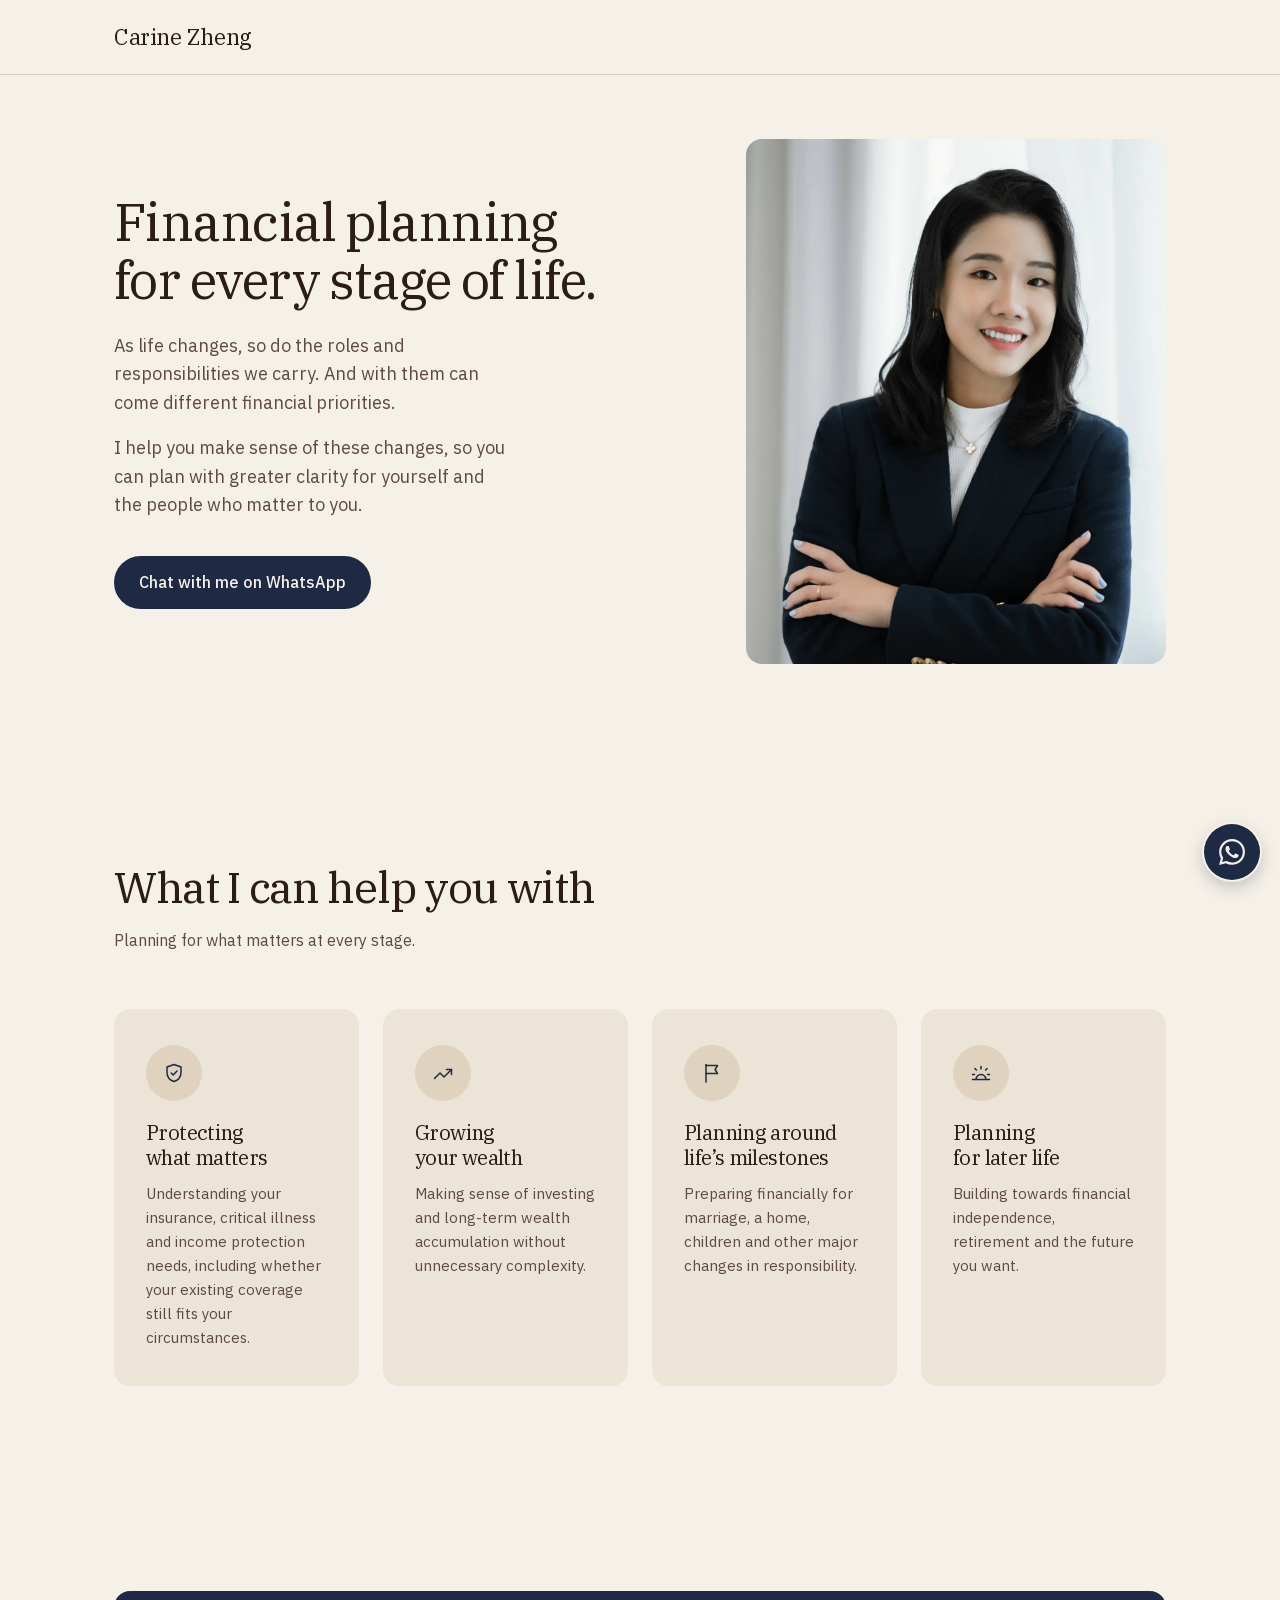
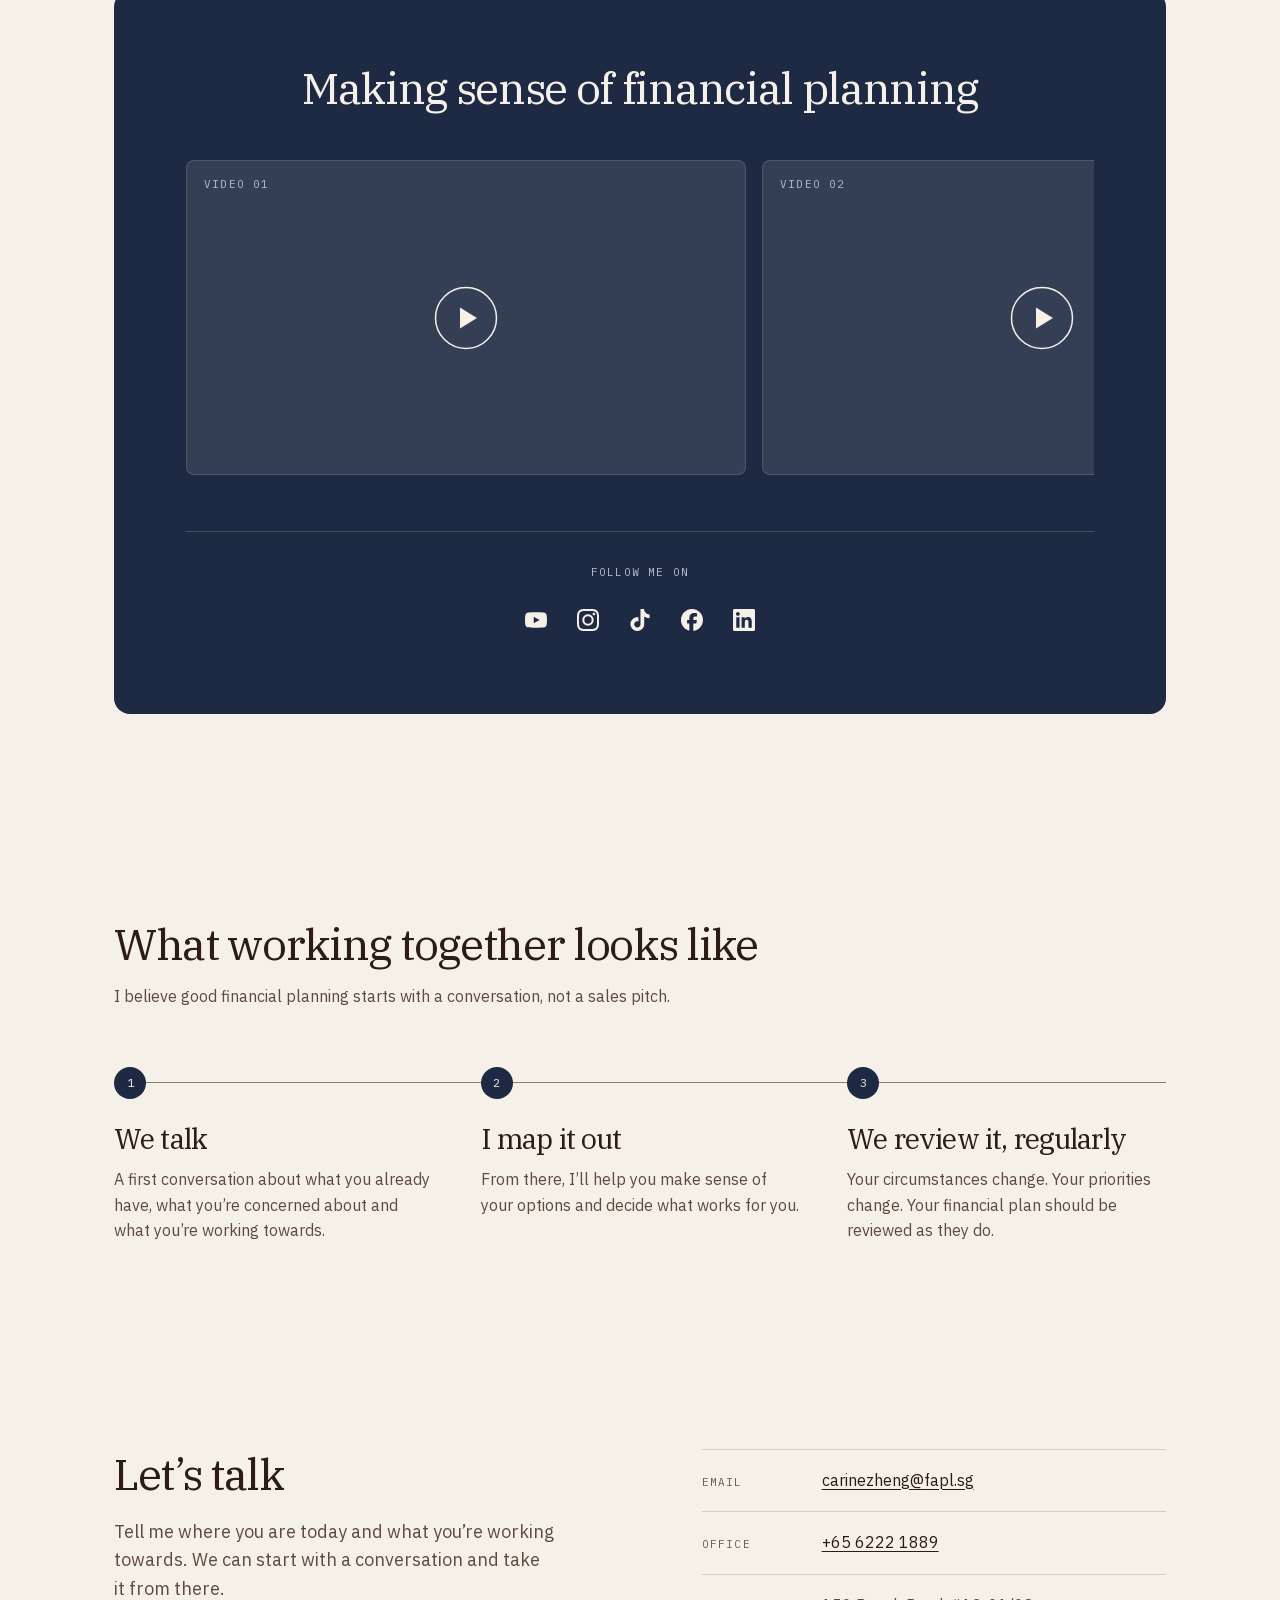
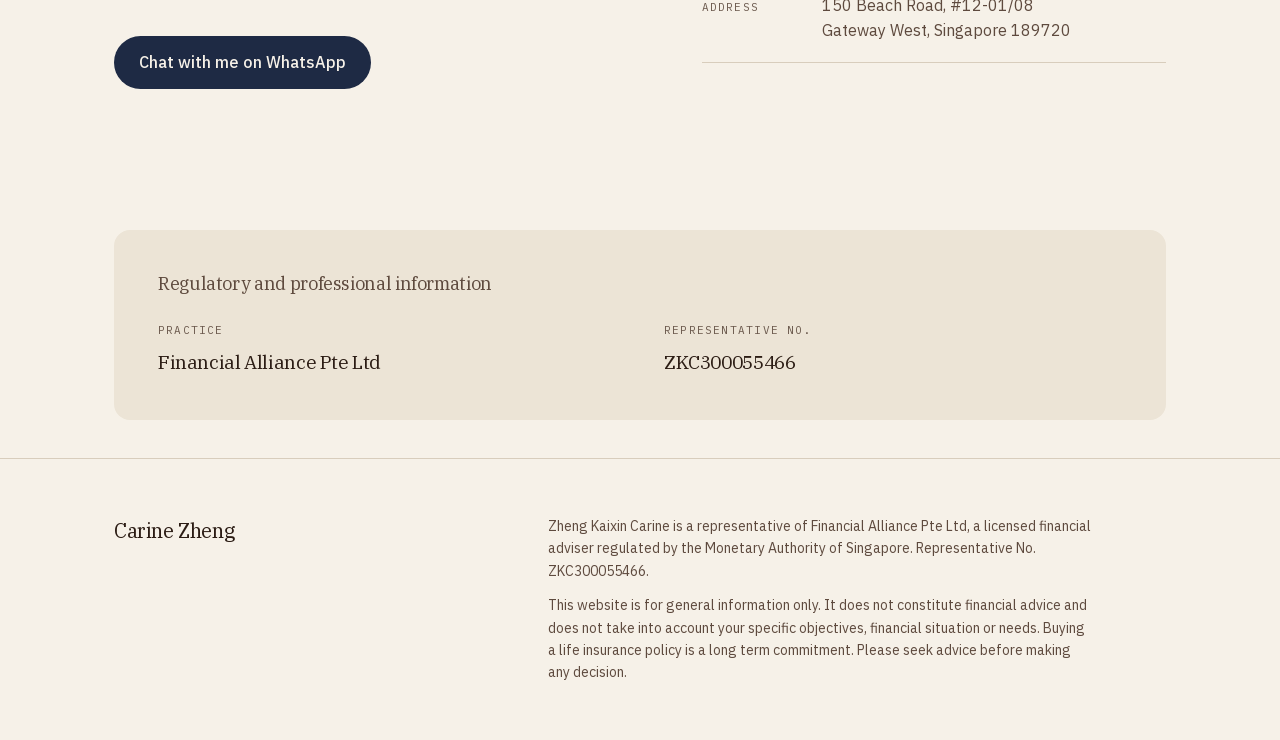
<file: index.html>
<!DOCTYPE html>
<html lang="en-SG">
<head>
<meta charset="utf-8">
<meta name="viewport" content="width=device-width, initial-scale=1, viewport-fit=cover">
<title>Carine Zheng | Financial Planner, Singapore</title>
<meta name="description" content="Carine Zheng is a financial planner with Financial Alliance in Singapore. Financial planning for every stage of life: protection, growing your wealth, life's milestones and later life.">

<!-- Pre-launch. Remove at sign-off, together with the Disallow in robots.txt. -->
<meta name="robots" content="noindex, nofollow">

<!-- Marks the document as scripted before first paint, so the reveal animation
     only ever hides content when there is JavaScript running to reveal it
     again. Without this, a script failure leaves the page blank below the fold. -->
<script>document.documentElement.classList.add('js');</script>

<link rel="preload" href="assets/fonts/ibm-plex-sans.woff2" as="font" type="font/woff2" crossorigin>
<link rel="preload" href="assets/fonts/ibm-plex-serif.woff2" as="font" type="font/woff2" crossorigin>
<link rel="stylesheet" href="css/styles.css">
<link rel="icon" href="data:image/svg+xml,%3Csvg xmlns='http://www.w3.org/2000/svg' viewBox='0 0 64 64'%3E%3Crect width='64' height='64' rx='14' fill='%231e2a44'/%3E%3Ctext x='32' y='46' text-anchor='middle' font-family='IBM Plex Serif, Iowan Old Style, Georgia, serif' font-size='40' fill='%23f6f1e8'%3EC%3C/text%3E%3C/svg%3E">

<meta property="og:type" content="profile">
<meta property="og:title" content="Carine Zheng | Financial Planner, Singapore">
<meta property="og:description" content="Financial planning for every stage of life. Helping you make sense of change so you can plan with clarity for yourself and the people who matter to you.">
<meta name="twitter:card" content="summary_large_image">
</head>

<body>
<a class="skip" href="#main">Skip to content</a>

<!-- Icon sprite. Four line icons drawn for the help cells, one stroke weight
     throughout. Brand marks from Simple Icons (CC0). -->
<svg class="sprite" aria-hidden="true" focusable="false">
  <symbol id="i-shield" viewBox="0 0 24 24"><path d="M12 3.5 5 6v5.2c0 4.6 3 8 7 9.3 4-1.3 7-4.7 7-9.3V6z"/><path d="m9.2 12 2 2 3.8-4"/></symbol>
  <symbol id="i-growth" viewBox="0 0 24 24"><path d="M3.5 17.5 9 12l4 4 7.5-7.5"/><path d="M15.5 8.5h5v5"/></symbol>
  <symbol id="i-milestone" viewBox="0 0 24 24"><path d="M6 21V3.5"/><path d="M6 4.5h11.5l-2.4 4 2.4 4H6"/></symbol>
  <symbol id="i-horizon" viewBox="0 0 24 24"><path d="M3.5 18.5h17"/><path d="M7 18.5a5 5 0 0 1 10 0"/><path d="M12 8V5.5"/><path d="M5.5 13.5h-2"/><path d="M20.5 13.5h-2"/><path d="m7.4 9-1.4-1.4"/><path d="m16.6 9 1.4-1.4"/></symbol>
  <symbol id="i-whatsapp" viewBox="0 0 24 24"><path d="M17.472 14.382c-.297-.149-1.758-.867-2.03-.967-.273-.099-.471-.148-.67.15-.197.297-.767.966-.94 1.164-.173.199-.347.223-.644.075-.297-.15-1.255-.463-2.39-1.475-.883-.788-1.48-1.761-1.653-2.059-.173-.297-.018-.458.13-.606.134-.133.298-.347.446-.52.149-.174.198-.298.298-.497.099-.198.05-.371-.025-.52-.075-.149-.669-1.612-.916-2.207-.242-.579-.487-.5-.669-.51-.173-.008-.371-.01-.57-.01-.198 0-.52.074-.792.372-.272.297-1.04 1.016-1.04 2.479 0 1.462 1.065 2.875 1.213 3.074.149.198 2.096 3.2 5.077 4.487.709.306 1.262.489 1.694.625.712.227 1.36.195 1.871.118.571-.085 1.758-.719 2.006-1.413.248-.694.248-1.289.173-1.413-.074-.124-.272-.198-.57-.347m-5.421 7.403h-.004a9.87 9.87 0 01-5.031-1.378l-.361-.214-3.741.982.998-3.648-.235-.374a9.86 9.86 0 01-1.51-5.26c.001-5.45 4.436-9.884 9.888-9.884 2.64 0 5.122 1.03 6.988 2.898a9.825 9.825 0 012.893 6.994c-.003 5.45-4.437 9.884-9.885 9.884m8.413-18.297A11.815 11.815 0 0012.05 0C5.495 0 .16 5.335.157 11.892c0 2.096.547 4.142 1.588 5.945L.057 24l6.305-1.654a11.882 11.882 0 005.683 1.448h.005c6.554 0 11.89-5.335 11.893-11.893a11.821 11.821 0 00-3.48-8.413Z"/></symbol>
  <symbol id="i-youtube" viewBox="0 0 24 24"><path d="M23.498 6.186a3.016 3.016 0 0 0-2.122-2.136C19.505 3.545 12 3.545 12 3.545s-7.505 0-9.377.505A3.017 3.017 0 0 0 .502 6.186C0 8.07 0 12 0 12s0 3.93.502 5.814a3.016 3.016 0 0 0 2.122 2.136c1.871.505 9.376.505 9.376.505s7.505 0 9.377-.505a3.015 3.015 0 0 0 2.122-2.136C24 15.93 24 12 24 12s0-3.93-.502-5.814zM9.545 15.568V8.432L15.818 12l-6.273 3.568z"/></symbol>
  <symbol id="i-instagram" viewBox="0 0 24 24"><path d="M7.0301.084c-1.2768.0602-2.1487.264-2.911.5634-.7888.3075-1.4575.72-2.1228 1.3877-.6652.6677-1.075 1.3368-1.3802 2.127-.2954.7638-.4956 1.6365-.552 2.914-.0564 1.2775-.0689 1.6882-.0626 4.947.0062 3.2586.0206 3.6671.0825 4.9473.061 1.2765.264 2.1482.5635 2.9107.308.7889.72 1.4573 1.388 2.1228.6679.6655 1.3365 1.0743 2.1285 1.38.7632.295 1.6361.4961 2.9134.552 1.2773.056 1.6884.069 4.9462.0627 3.2578-.0062 3.668-.0207 4.9478-.0814 1.28-.0607 2.147-.2652 2.9098-.5633.7889-.3086 1.4578-.72 2.1228-1.3881.665-.6682 1.0745-1.3378 1.3795-2.1284.2957-.7632.4966-1.636.552-2.9124.056-1.2809.0692-1.6898.063-4.948-.0063-3.2583-.021-3.6668-.0817-4.9465-.0607-1.2797-.264-2.1487-.5633-2.9117-.3084-.7889-.72-1.4568-1.3876-2.1228C21.2982 1.33 20.628.9208 19.8378.6165 19.074.321 18.2017.1197 16.9244.0645 15.6471.0093 15.236-.005 11.977.0014 8.718.0076 8.31.0215 7.0301.0839m.1402 21.6932c-1.17-.0509-1.8053-.2453-2.2287-.408-.5606-.216-.96-.4771-1.3819-.895-.422-.4178-.6811-.8186-.9-1.378-.1644-.4234-.3624-1.058-.4171-2.228-.0595-1.2645-.072-1.6442-.079-4.848-.007-3.2037.0053-3.583.0607-4.848.05-1.169.2456-1.805.408-2.2282.216-.5613.4762-.96.895-1.3816.4188-.4217.8184-.6814 1.3783-.9003.423-.1651 1.0575-.3614 2.227-.4171 1.2655-.06 1.6447-.072 4.848-.079 3.2033-.007 3.5835.005 4.8495.0608 1.169.0508 1.8053.2445 2.228.408.5608.216.96.4754 1.3816.895.4217.4194.6816.8176.9005 1.3787.1653.4217.3617 1.056.4169 2.2263.0602 1.2655.0739 1.645.0796 4.848.0058 3.203-.0055 3.5834-.061 4.848-.051 1.17-.245 1.8055-.408 2.2294-.216.5604-.4763.96-.8954 1.3814-.419.4215-.8181.6811-1.3783.9-.4224.1649-1.0577.3617-2.2262.4174-1.2656.0595-1.6448.072-4.8493.079-3.2045.007-3.5825-.006-4.848-.0608M16.953 5.5864A1.44 1.44 0 1 0 18.39 4.144a1.44 1.44 0 0 0-1.437 1.4424M5.8385 12.012c.0067 3.4032 2.7706 6.1557 6.173 6.1493 3.4026-.0065 6.157-2.7701 6.1506-6.1733-.0065-3.4032-2.771-6.1565-6.174-6.1498-3.403.0067-6.156 2.771-6.1496 6.1738M8 12.0077a4 4 0 1 1 4.008 3.9921A3.9996 3.9996 0 0 1 8 12.0077"/></symbol>
  <symbol id="i-tiktok" viewBox="0 0 24 24"><path d="M12.525.02c1.31-.02 2.61-.01 3.91-.02.08 1.53.63 3.09 1.75 4.17 1.12 1.11 2.7 1.62 4.24 1.79v4.03c-1.44-.05-2.89-.35-4.2-.97-.57-.26-1.1-.59-1.62-.93-.01 2.92.01 5.84-.02 8.75-.08 1.4-.54 2.79-1.35 3.94-1.31 1.92-3.58 3.17-5.91 3.21-1.43.08-2.86-.31-4.08-1.03-2.02-1.19-3.44-3.37-3.65-5.71-.02-.5-.03-1-.01-1.49.18-1.9 1.12-3.72 2.58-4.96 1.66-1.44 3.98-2.13 6.15-1.72.02 1.48-.04 2.96-.04 4.44-.99-.32-2.15-.23-3.02.37-.63.41-1.11 1.04-1.36 1.75-.21.51-.15 1.07-.14 1.61.24 1.64 1.82 3.02 3.5 2.87 1.12-.01 2.19-.66 2.77-1.61.19-.33.4-.67.41-1.06.1-1.79.06-3.57.07-5.36.01-4.03-.01-8.05.02-12.07z"/></symbol>
  <symbol id="i-facebook" viewBox="0 0 24 24"><path d="M9.101 23.691v-7.98H6.627v-3.667h2.474v-1.58c0-4.085 1.848-5.978 5.858-5.978.401 0 .955.042 1.468.103a8.68 8.68 0 0 1 1.141.195v3.325a8.623 8.623 0 0 0-.653-.036 26.805 26.805 0 0 0-.733-.009c-.707 0-1.259.096-1.675.309a1.686 1.686 0 0 0-.679.622c-.258.42-.374.995-.374 1.752v1.297h3.919l-.386 2.103-.287 1.564h-3.246v8.245C19.396 23.238 24 18.179 24 12.044c0-6.627-5.373-12-12-12s-12 5.373-12 12c0 5.628 3.874 10.35 9.101 11.647Z"/></symbol>
  <symbol id="i-linkedin" viewBox="0 0 24 24"><path d="M20.447 20.452h-3.554v-5.569c0-1.328-.027-3.037-1.852-3.037-1.853 0-2.136 1.445-2.136 2.939v5.667H9.351V9h3.414v1.561h.046c.477-.9 1.637-1.85 3.37-1.85 3.601 0 4.267 2.37 4.267 5.455v6.286zM5.337 7.433c-1.144 0-2.063-.926-2.063-2.065 0-1.138.92-2.063 2.063-2.063 1.14 0 2.064.925 2.064 2.063 0 1.139-.925 2.065-2.064 2.065zm1.782 13.019H3.555V9h3.564v11.452zM22.225 0H1.771C.792 0 0 .774 0 1.729v20.542C0 23.227.792 24 1.771 24h20.451C23.2 24 24 23.227 24 22.271V1.729C24 .774 23.2 0 22.222 0h.003z"/></symbol>
</svg>

<header class="nav">
  <div class="wrap nav__inner">
    <a class="nav__brand" href="#main">Carine Zheng</a>
  </div>
</header>

<main id="main" tabindex="-1">

  <!-- Hero: asymmetric split ------------------------------------------------ -->
  <section class="hero">
    <div class="wrap hero__grid">
      <div class="reveal">
        <h1 class="hero__title">
          Financial planning for every stage of life.
        </h1>
        <div class="lead hero__lead">
          <p>
            As life changes, so do the roles and responsibilities we carry. And
            with them can come different financial priorities.
          </p>
          <p>
            I help you make sense of these changes, so you can plan with greater
            clarity for yourself and the people who matter to you.
          </p>
        </div>
        <div class="hero__actions">
          <a class="btn btn--primary" href="https://wa.me/6583893356" rel="noopener" target="_blank">Chat with me on WhatsApp<span class="visually-hidden"> (opens in a new tab)</span></a>
        </div>
      </div>

      <figure class="portrait reveal" style="--reveal-delay: 120ms;">
        <picture>
          <source srcset="assets/img/carine.webp" type="image/webp">
          <img class="portrait__img" src="assets/img/carine.jpg"
               alt="Carine Zheng, financial planner with Financial Alliance"
               width="1200" height="1500" fetchpriority="high" decoding="async">
        </picture>
      </figure>
    </div>
  </section>

  <!-- What I can help you with: four columns, icon over heading over text ---- -->
  <section class="section" id="help">
    <div class="wrap">
      <div class="topics__head reveal">
        <h2 class="h2">What I can help you with</h2>
        <p class="prose">
          Planning for what matters at every stage.
        </p>
      </div>

      <div class="topics__grid">
        <article class="topic reveal">
          <span class="topic__icon" aria-hidden="true"><svg><use href="#i-shield"/></svg></span>
          <h3 class="topic__name">Protecting what matters</h3>
          <p class="topic__desc">
            Understanding your insurance, critical illness and income protection
            needs, including whether your existing coverage still fits your
            circumstances.
          </p>
        </article>

        <article class="topic reveal" style="--reveal-delay: 80ms;">
          <span class="topic__icon" aria-hidden="true"><svg><use href="#i-growth"/></svg></span>
          <h3 class="topic__name">Growing your wealth</h3>
          <p class="topic__desc">
            Making sense of investing and long-term wealth accumulation without
            unnecessary complexity.
          </p>
        </article>

        <article class="topic reveal" style="--reveal-delay: 160ms;">
          <span class="topic__icon" aria-hidden="true"><svg><use href="#i-milestone"/></svg></span>
          <h3 class="topic__name">Planning around life’s milestones</h3>
          <p class="topic__desc">
            Preparing financially for marriage, a home, children and other major
            changes in responsibility.
          </p>
        </article>

        <article class="topic reveal" style="--reveal-delay: 240ms;">
          <span class="topic__icon" aria-hidden="true"><svg><use href="#i-horizon"/></svg></span>
          <h3 class="topic__name">Planning for later life</h3>
          <p class="topic__desc">
            Building towards financial independence, retirement and the future
            you want.
          </p>
        </article>
      </div>
    </div>
  </section>

  <!-- Making sense of financial planning: the page's one inverted surface ---- -->
  <section class="section" id="videos">
    <div class="wrap">
      <div class="channel reveal">
        <div class="channel__inner">
          <div class="channel__head">
            <h2 class="h2 channel__title">Making sense of financial planning</h2>
          </div>

          <!-- MOCK-UP. Placeholder tiles until Carine's video links arrive; see
               CONTENT-QUERIES.md section 4. Replace each tile's inner <div>
               with the real embed:

              <iframe src="https://www.youtube-nocookie.com/embed/VIDEO_ID"
                      title="Video title"
                      loading="lazy" allowfullscreen
                      allow="accelerometer; encrypted-media; gyroscope; picture-in-picture"
                      referrerpolicy="strict-origin-when-cross-origin"></iframe>
          -->
          <ul class="carousel" aria-label="Videos">
            <li class="carousel__item">
              <div class="carousel__placeholder">
                <span class="carousel__label">Video 01</span>
                <svg class="carousel__play" viewBox="0 0 64 64" aria-hidden="true" focusable="false"><circle cx="32" cy="32" r="30.5"/><path d="M26 21.5v21l17-10.5z"/></svg>
                <span class="visually-hidden">placeholder</span>
              </div>
            </li>
            <li class="carousel__item">
              <div class="carousel__placeholder">
                <span class="carousel__label">Video 02</span>
                <svg class="carousel__play" viewBox="0 0 64 64" aria-hidden="true" focusable="false"><circle cx="32" cy="32" r="30.5"/><path d="M26 21.5v21l17-10.5z"/></svg>
                <span class="visually-hidden">placeholder</span>
              </div>
            </li>
            <li class="carousel__item">
              <div class="carousel__placeholder">
                <span class="carousel__label">Video 03</span>
                <svg class="carousel__play" viewBox="0 0 64 64" aria-hidden="true" focusable="false"><circle cx="32" cy="32" r="30.5"/><path d="M26 21.5v21l17-10.5z"/></svg>
                <span class="visually-hidden">placeholder</span>
              </div>
            </li>
            <li class="carousel__item">
              <div class="carousel__placeholder">
                <span class="carousel__label">Video 04</span>
                <svg class="carousel__play" viewBox="0 0 64 64" aria-hidden="true" focusable="false"><circle cx="32" cy="32" r="30.5"/><path d="M26 21.5v21l17-10.5z"/></svg>
                <span class="visually-hidden">placeholder</span>
              </div>
            </li>
          </ul>

          <div class="follow">
            <p class="follow__label">Follow me on</p>
            <!-- MOCK-UP. Empty hrefs until Carine's profile URLs arrive; see
                 CONTENT-QUERIES.md section 4. Real ones get
                 rel="me noopener" target="_blank" like LinkedIn. -->
            <ul class="follow__list">
              <li><a href="#" aria-label="YouTube"><svg aria-hidden="true"><use href="#i-youtube"/></svg></a></li>
              <li><a href="#" aria-label="Instagram"><svg aria-hidden="true"><use href="#i-instagram"/></svg></a></li>
              <li><a href="#" aria-label="TikTok"><svg aria-hidden="true"><use href="#i-tiktok"/></svg></a></li>
              <li><a href="#" aria-label="Facebook"><svg aria-hidden="true"><use href="#i-facebook"/></svg></a></li>
              <li><a href="https://www.linkedin.com/in/carinezheng/" rel="me noopener" target="_blank" aria-label="LinkedIn (opens in a new tab)"><svg aria-hidden="true"><use href="#i-linkedin"/></svg></a></li>
            </ul>
          </div>
        </div>
      </div>
    </div>
  </section>

  <!-- What working together looks like: three numbered steps in a row -------- -->
  <section class="section" id="how">
    <div class="wrap">
      <div class="how__head reveal">
        <h2 class="h2">What working together looks like</h2>
        <p class="prose">
          I believe good financial planning starts with a conversation, not a
          sales pitch.
        </p>
      </div>

      <ol class="steps">
        <li class="step reveal">
          <span class="step__num" aria-hidden="true">1</span>
          <h3 class="step__name">We talk</h3>
          <p class="step__desc">
            A first conversation about what you already have, what you’re
            concerned about and what you’re working towards.
          </p>
        </li>

        <li class="step reveal" style="--reveal-delay: 80ms;">
          <span class="step__num" aria-hidden="true">2</span>
          <h3 class="step__name">I map it out</h3>
          <p class="step__desc">
            From there, I’ll help you make sense of your options and decide what
            works for you.
          </p>
        </li>

        <li class="step reveal" style="--reveal-delay: 160ms;">
          <span class="step__num" aria-hidden="true">3</span>
          <h3 class="step__name">We review it, regularly</h3>
          <p class="step__desc">
            Your circumstances change. Your priorities change. Your financial
            plan should be reviewed as they do.
          </p>
        </li>
      </ol>
    </div>
  </section>

  <!-- Contact ---------------------------------------------------------------- -->
  <section class="section" id="contact">
    <div class="wrap contact__grid">
      <div class="reveal">
        <h2 class="h2 contact__title">Let’s talk</h2>
        <p class="lead contact__lead">
          Tell me where you are today and what you’re working towards. We can
          start with a conversation and take it from there.
        </p>
        <div class="contact__actions">
          <a class="btn btn--primary" href="https://wa.me/6583893356" rel="noopener" target="_blank">Chat with me on WhatsApp<span class="visually-hidden"> (opens in a new tab)</span></a>
        </div>
      </div>

      <dl class="details reveal" style="--reveal-delay: 100ms;">
        <div class="detail">
          <dt>Email</dt>
          <dd><a href="mailto:carinezheng@fapl.sg">carinezheng@fapl.sg</a></dd>
        </div>
        <div class="detail">
          <dt>Office</dt>
          <dd><a href="tel:+6562221889">+65 6222 1889</a></dd>
        </div>
        <div class="detail">
          <dt>Address</dt>
          <dd>
            <address>
              150 Beach Road, #12-01/08<br>
              Gateway West, Singapore 189720
            </address>
          </dd>
        </div>
      </dl>
    </div>
  </section>

  <!-- Regulatory and professional information -------------------------------- -->
  <section class="section section--tight" aria-labelledby="creds-title">
    <div class="wrap">
      <div class="creds reveal">
        <h2 class="creds__title" id="creds-title">Regulatory and professional information</h2>
        <dl class="creds__list">
          <div>
            <dt>Practice</dt>
            <dd>Financial Alliance Pte Ltd</dd>
          </div>
          <div>
            <dt>Representative No.</dt>
            <dd>ZKC300055466</dd>
          </div>
        </dl>
      </div>
    </div>
  </section>

</main>

<footer class="footer">
  <div class="wrap footer__grid">
    <p class="footer__brand">Carine Zheng</p>
    <div class="footer__disclaimer">
      <p>
        Zheng Kaixin Carine is a representative of Financial Alliance Pte Ltd, a
        licensed financial adviser regulated by the Monetary Authority of
        Singapore. Representative No. ZKC300055466.
      </p>
      <p>
        This website is for general information only. It does not constitute
        financial advice and does not take into account your specific
        objectives, financial situation or needs. Buying a life insurance policy
        is a long term commitment. Please seek advice before making any
        decision.
      </p>
    </div>
  </div>
</footer>

<!-- Anchored WhatsApp button. Stays put while the page scrolls, so the one
     call to action is always a thumb away. -->
<a class="fab" href="https://wa.me/6583893356" rel="noopener" target="_blank" title="Chat with me on WhatsApp">
  <svg aria-hidden="true" focusable="false"><use href="#i-whatsapp"/></svg>
  <span class="visually-hidden">Chat with me on WhatsApp (opens in a new tab)</span>
</a>

<script src="js/main.js" defer></script>
</body>
</html>
</file>
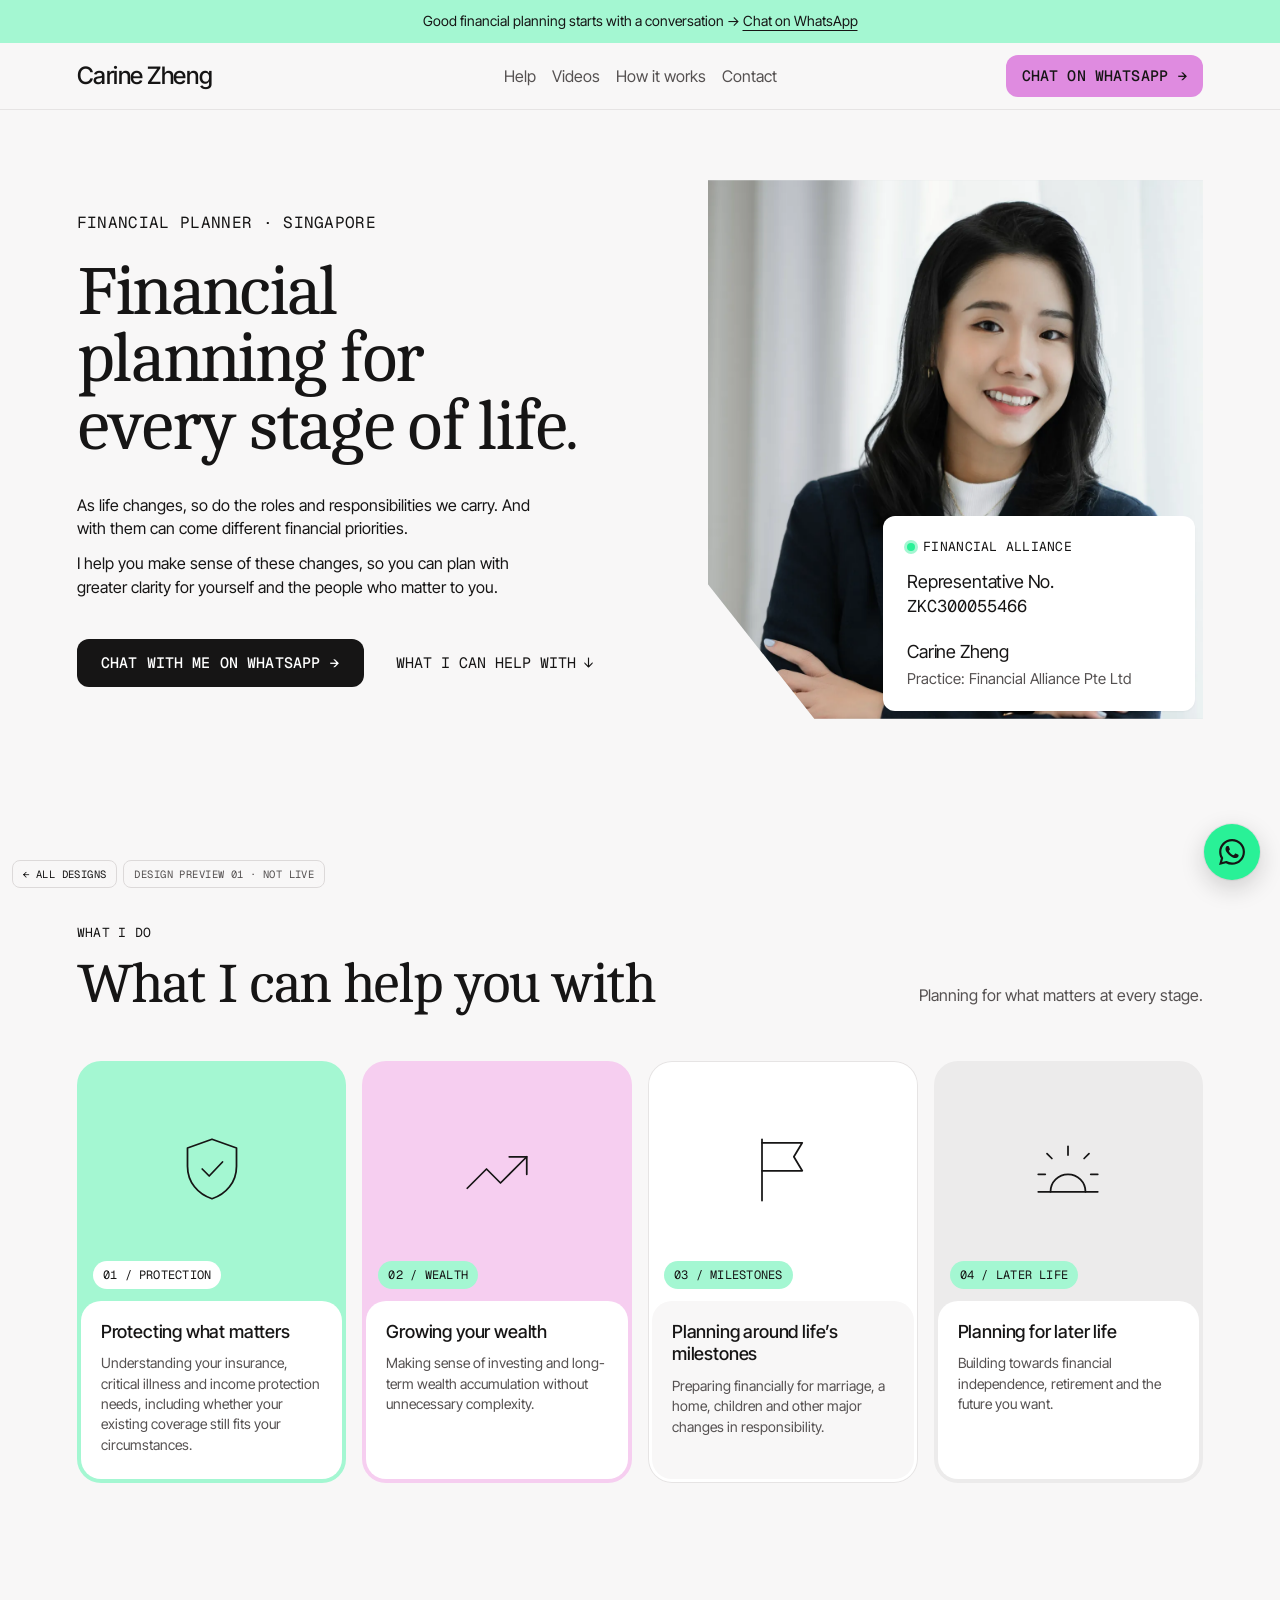
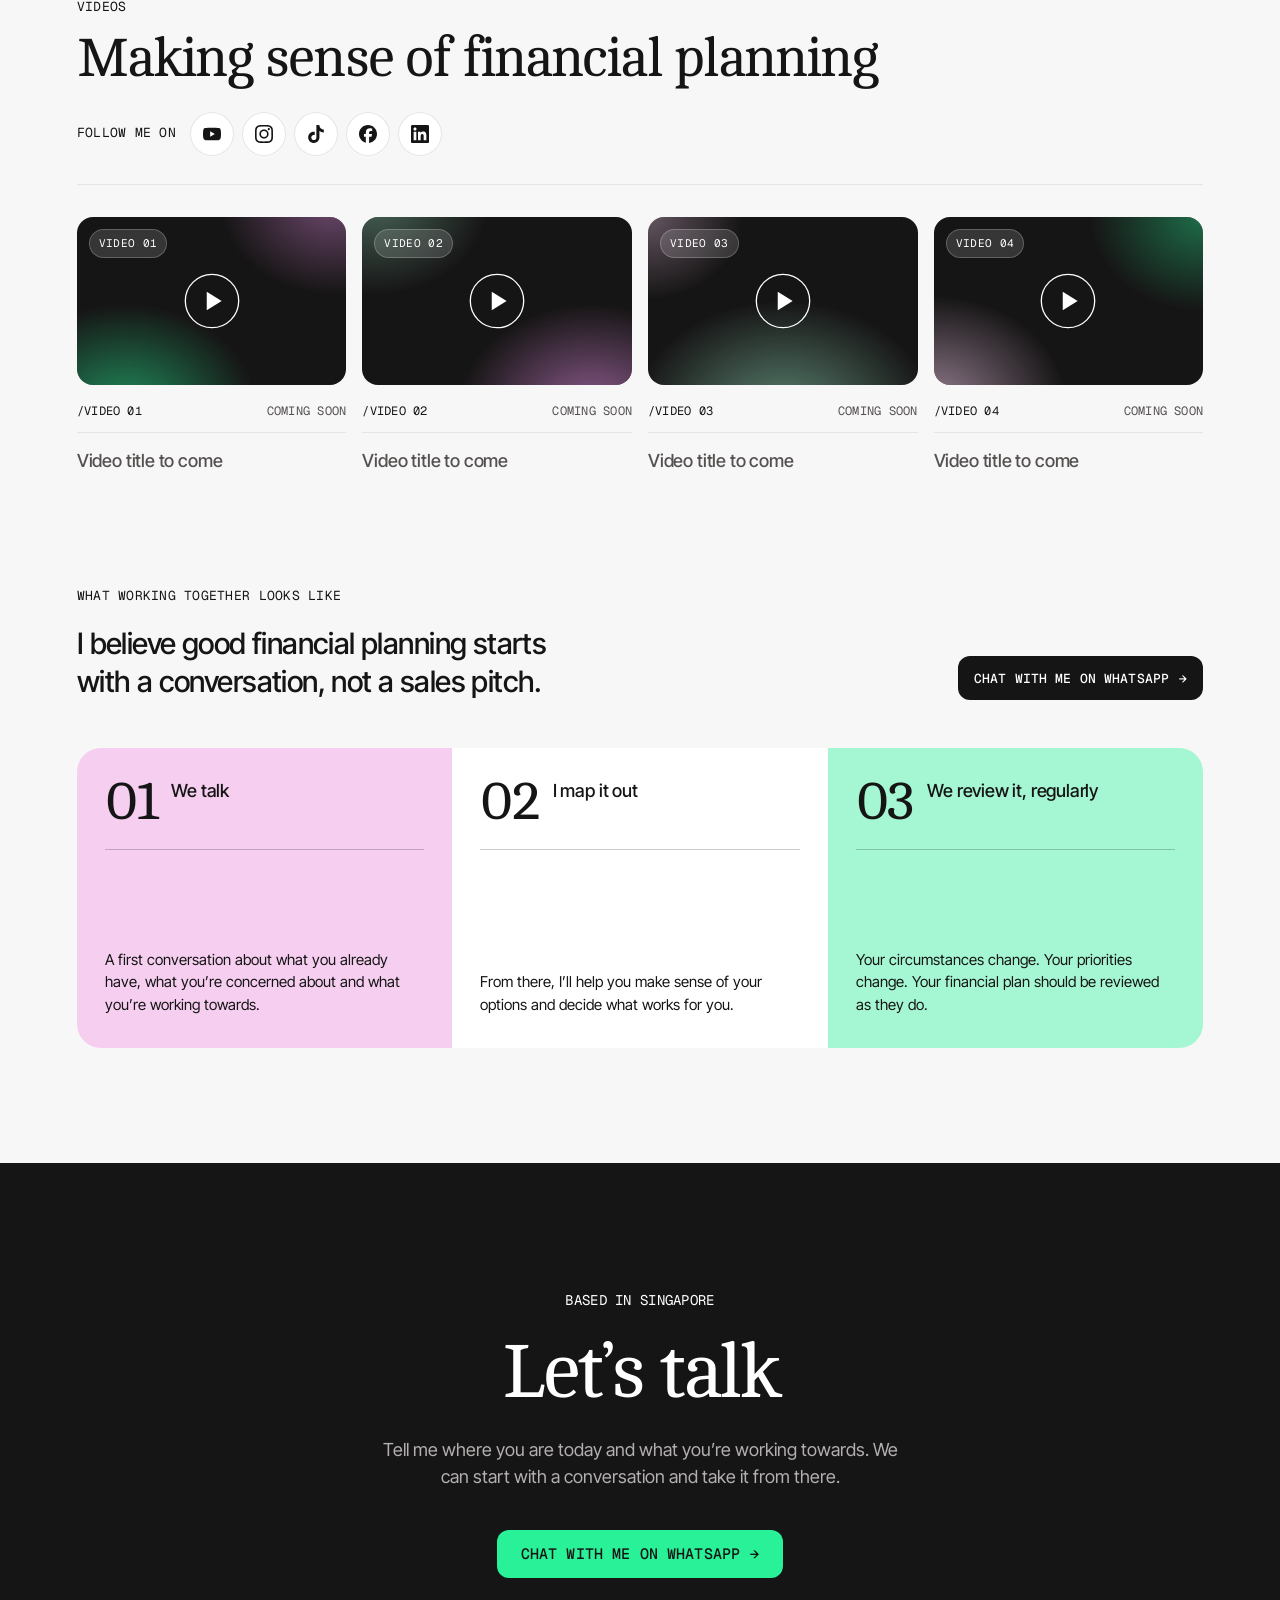
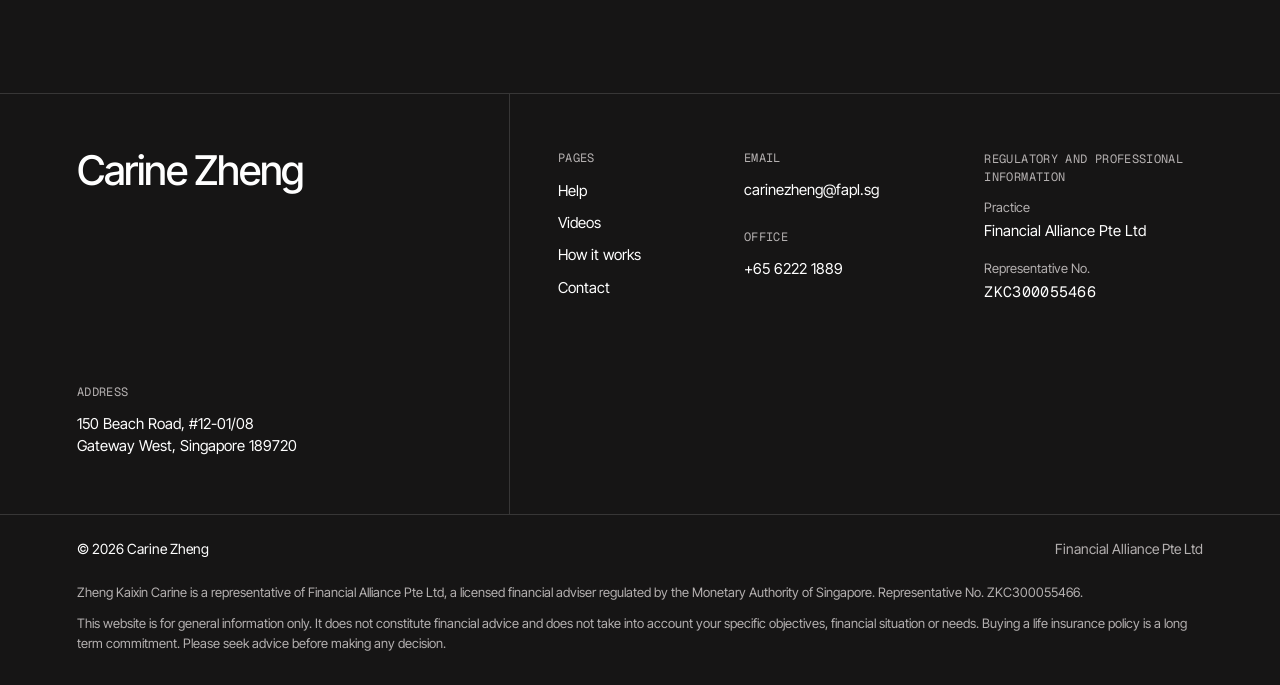
<file: previews/01-editorial.html>
<!DOCTYPE html>
<html lang="en-SG">
<head>
<meta charset="utf-8">
<meta name="viewport" content="width=device-width, initial-scale=1, viewport-fit=cover">
<title>Carine Zheng | Financial Planner, Singapore</title>
<meta name="description" content="Design preview 01 · Editorial, after SaleUnion. Mock-up for Carine Zheng.">
<meta name="robots" content="noindex, nofollow">
<meta name="color-scheme" content="light">
<script>document.documentElement.classList.add('js');</script>
<link rel="preconnect" href="https://fonts.googleapis.com">
<link rel="preconnect" href="https://fonts.gstatic.com" crossorigin>
<link href="https://fonts.googleapis.com/css2?family=Cambo&family=Geist+Mono:wght@400;500&family=Inter+Tight:wght@400;500&display=swap" rel="stylesheet">
<link rel="icon" href="data:image/svg+xml,%3Csvg xmlns='http://www.w3.org/2000/svg' viewBox='0 0 64 64'%3E%3Crect width='64' height='64' rx='32' fill='%23161515'/%3E%3Ctext x='32' y='44' text-anchor='middle' font-family='Georgia, serif' font-size='34' fill='%23a4f7d2'%3EC%3C/text%3E%3C/svg%3E">
<style>
:root{
  color-scheme: light;
  --page:#f8f7f7;
  --white:#ffffff;
  --ink:#161515;
  --ink-2:#555151;
  --muted:#b4b0b0;
  --line:#e6e4e4;
  --line-dark:rgb(255 255 255 / .14);
  --grey-panel:#ecebeb;
  --mint:#a4f7d2;
  --green:#29f197;
  --pink:#f6cef0;
  --orchid:#df8be0;
  --dark:#161515;

  --serif:"Cambo", "Iowan Old Style", Georgia, serif;
  --sans:"Inter Tight", "Helvetica Neue", Arial, system-ui, sans-serif;
  --mono:"Geist Mono", ui-monospace, "SF Mono", Menlo, monospace;

  --gutter:max(20px, min(6vw, 88px));
  --maxw:1264px;
  --section:clamp(80px, 9vw, 128px);
  --r-card:24px;
  --r-btn:12px;
  --r-pill:80px;
  --ease:cubic-bezier(.22,.7,.12,1);
}
*,*::before,*::after{box-sizing:border-box}
html{-webkit-text-size-adjust:100%;background:var(--page)}
body{margin:0;background:var(--page);color:var(--ink);font-family:var(--sans);font-size:16px;line-height:1.4;-webkit-font-smoothing:antialiased;overflow-x:clip}
img{display:block;max-width:100%;height:auto}
a{color:inherit}
h1,h2,h3,p,ul,ol,dl,dd,figure{margin:0;padding:0}
ul,ol{list-style:none}
address{font-style:normal}
::selection{background:var(--mint);color:var(--ink)}

.sprite{position:absolute;width:0;height:0;overflow:hidden}
.visually-hidden{position:absolute!important;width:1px;height:1px;padding:0;margin:-1px;overflow:hidden;clip:rect(0 0 0 0);white-space:nowrap;border:0}
.skip{position:fixed;left:16px;top:-80px;z-index:100;background:var(--ink);color:var(--white);padding:12px 16px;border-radius:var(--r-btn);font-family:var(--mono);font-size:14px;text-transform:uppercase;text-decoration:none;transition:top .2s}
.skip:focus{top:16px}
:focus-visible{outline:2px solid var(--ink);outline-offset:3px;border-radius:6px}
.on-dark :focus-visible,.on-dark:focus-visible{outline-color:var(--green)}

.wrap{width:100%;max-width:calc(var(--maxw) + 2 * var(--gutter));margin:0 auto;padding-left:max(var(--gutter), env(safe-area-inset-left));padding-right:max(var(--gutter), env(safe-area-inset-right))}

/* ---------- type ---------- */
.eyebrow{font-family:var(--mono);font-size:13px;font-weight:400;letter-spacing:.02em;text-transform:uppercase;color:var(--ink)}
.display{font-family:var(--serif);font-weight:400;letter-spacing:-.04em;line-height:1}
.h2{font-family:var(--serif);font-weight:400;font-size:clamp(38px, 4.3vw, 60px);line-height:1.04;letter-spacing:-.035em;text-wrap:balance}
.statement{font-family:var(--sans);font-weight:500;font-size:clamp(24px, 2.3vw, 32px);line-height:1.3;letter-spacing:-.02em;text-wrap:balance}
.lead{font-size:16px;line-height:1.45;color:var(--ink)}
.lead p + p{margin-top:12px}

/* ---------- buttons ---------- */
.btn{display:inline-flex;align-items:center;justify-content:center;gap:10px;min-height:48px;padding:16px 24px;border-radius:var(--r-btn);font-family:var(--mono);font-size:15px;font-weight:500;line-height:1;letter-spacing:.01em;text-transform:uppercase;text-decoration:none;white-space:nowrap;transition:background-color .25s var(--ease), color .25s var(--ease), transform .25s var(--ease)}
.btn__arrow{display:inline-block;transition:transform .25s var(--ease)}
.btn:hover .btn__arrow{transform:translateX(3px)}
.btn--ink{background:var(--ink);color:var(--white)}
.btn--ink:hover{background:#2c2a2a}
.btn--orchid{background:var(--orchid);color:var(--ink);padding:12px 16px;min-height:42px;font-size:15px}
.btn--orchid:hover{background:#e7a3e8}
.btn--green{background:var(--green);color:var(--ink)}
.btn--green:hover{background:#5ff5b2}
.btn--sm{padding:12px 16px;min-height:44px;font-size:13px}
.btn:active{transform:translateY(1px)}

/* ---------- announcement ---------- */
.bar{background:var(--mint);color:var(--ink);font-size:14px;line-height:1.35;text-align:center;padding:12px var(--gutter)}
.bar a{text-decoration:underline;text-underline-offset:4px;text-decoration-thickness:1px;white-space:nowrap}
.bar a:hover{text-decoration-thickness:2px}

/* ---------- nav ---------- */
.nav{border-bottom:1px solid var(--line);background:var(--page)}
.nav__inner{display:grid;grid-template-columns:1fr auto 1fr;align-items:center;min-height:66px;gap:24px}
.nav__brand{font-family:var(--sans);font-size:24px;font-weight:500;letter-spacing:-.02em;text-decoration:none;justify-self:start}
.nav__links{display:flex;gap:16px}
.nav__links a{color:var(--ink-2);text-decoration:none;font-size:16px;padding:6px 0;transition:color .2s}
.nav__links a:hover{color:var(--ink)}
.nav__cta{justify-self:end}

/* ---------- hero ---------- */
.hero{padding:clamp(48px, 5.5vw, 80px) 0 clamp(64px, 7vw, 96px)}
.hero__grid{display:grid;grid-template-columns:minmax(0, 1.08fr) minmax(0, 1fr);gap:clamp(40px, 7.5vw, 112px);align-items:center}
.hero__eyebrow{font-size:16px;margin-bottom:24px}
.hero__title{font-size:clamp(48px, 5.3vw, 76px);margin-bottom:32px;text-wrap:balance}
.hero__lead{max-width:470px}
.hero__actions{display:flex;flex-wrap:wrap;align-items:center;gap:20px 32px;margin-top:40px}
.hero__jump{font-family:var(--mono);font-size:15px;text-transform:uppercase;text-decoration:none;display:inline-flex;gap:8px;align-items:center;padding:12px 0}
.hero__jump:hover{text-decoration:underline;text-underline-offset:5px}

.portrait{position:relative}
.portrait__frame{aspect-ratio:552 / 600;overflow:hidden;clip-path:polygon(0 0, 100% 0, 100% 100%, 21.5% 100%, 0 75%);background:#dfe3e4}
.portrait__img{width:100%;height:100%;object-fit:cover;object-position:50% 18%}
.cred{position:absolute;right:8px;bottom:8px;width:min(312px, calc(100% - 16px));background:var(--white);border-radius:12px;padding:22px 24px 22px;box-shadow:0 1px 2px rgb(22 21 21 / .04)}
.cred__label{display:flex;align-items:center;gap:8px;font-family:var(--mono);font-size:13px;text-transform:uppercase;letter-spacing:.02em}
.cred__dot{width:8px;height:8px;border-radius:50%;background:var(--green);box-shadow:0 0 0 3px var(--mint)}
.cred__num{font-size:18px;line-height:1.35;letter-spacing:-.01em;margin:14px 0 20px}
.cred__num span{font-family:var(--mono);font-size:17px;letter-spacing:0}
.cred__name{font-size:18px;font-weight:400;letter-spacing:-.01em}
.cred__role{color:var(--ink-2);font-size:15px;margin-top:4px}

/* ---------- section heads ---------- */
.section{padding:var(--section) 0 0}
.head{display:flex;align-items:flex-end;justify-content:space-between;gap:24px 48px;flex-wrap:wrap}
.head .eyebrow{margin-bottom:14px}
.head__aside{max-width:340px;color:var(--ink-2);font-size:16px;line-height:1.45;padding-bottom:6px}

/* ---------- help ---------- */
.topics{display:grid;grid-template-columns:repeat(4, minmax(0, 1fr));gap:16px;margin-top:48px}
.topic{--tint:var(--mint);background:var(--tint);border-radius:var(--r-card);padding:4px;display:flex;flex-direction:column;min-height:100%}
.topic:nth-child(2){--tint:var(--pink)}
.topic:nth-child(3){--tint:var(--white);box-shadow:inset 0 0 0 1px var(--line)}
.topic:nth-child(4){--tint:var(--grey-panel)}
.topic__media{position:relative;flex:0 0 auto;height:236px;display:grid;place-items:center;padding:20px 20px 48px}
.topic__icon{width:84px;height:84px;fill:none;stroke:var(--ink);stroke-width:1.75;stroke-linecap:round;stroke-linejoin:round}
.topic__icon *{vector-effect:non-scaling-stroke}
.tag-pill{position:absolute;left:12px;bottom:12px;display:inline-block;background:var(--mint);color:var(--ink);font-family:var(--mono);font-size:12px;letter-spacing:.02em;text-transform:uppercase;line-height:1;padding:8px 10px;border-radius:var(--r-pill)}
.topic:nth-child(1) .tag-pill{background:var(--white)}
.topic__card{flex:1 1 auto;background:var(--white);border-radius:20px;padding:20px 20px 24px}
.topic:nth-child(3) .topic__card{background:var(--page)}
.topic__name{font-size:18px;font-weight:500;line-height:1.25;letter-spacing:-.01em;margin-bottom:10px}
.topic__desc{font-size:14px;line-height:1.45;color:var(--ink-2)}

/* ---------- videos ---------- */
.rule-head{padding-bottom:28px;border-bottom:1px solid var(--line)}
.follow{display:flex;align-items:center;gap:14px;flex-wrap:wrap}
.follow__label{font-family:var(--mono);font-size:13px;text-transform:uppercase;letter-spacing:.02em}
.follow__list{display:flex;gap:8px}
.follow__list a{width:44px;height:44px;display:grid;place-items:center;border-radius:50%;background:var(--white);box-shadow:inset 0 0 0 1px var(--line);color:var(--ink);transition:background-color .2s, color .2s}
.follow__list a:hover{background:var(--ink);color:var(--white)}
.follow__list svg{width:18px;height:18px;fill:currentColor}
.videos{display:grid;grid-template-columns:repeat(4, minmax(0, 1fr));gap:24px 16px;margin-top:32px}
.video__thumb{position:relative;aspect-ratio:16 / 10;border-radius:16px;overflow:hidden;background:var(--dark);display:grid;place-items:center}
.video__thumb::before{content:"";position:absolute;inset:0;background:radial-gradient(70% 90% at 18% 115%, rgb(41 241 151 / .55), transparent 70%), radial-gradient(60% 80% at 95% -10%, rgb(223 139 224 / .45), transparent 70%)}
.video:nth-child(2) .video__thumb::before{background:radial-gradient(70% 90% at 85% 115%, rgb(223 139 224 / .6), transparent 70%), radial-gradient(60% 80% at 5% -10%, rgb(164 247 210 / .35), transparent 70%)}
.video:nth-child(3) .video__thumb::before{background:radial-gradient(80% 100% at 50% 120%, rgb(164 247 210 / .5), transparent 70%), radial-gradient(50% 70% at 0% 0%, rgb(246 206 240 / .35), transparent 70%)}
.video:nth-child(4) .video__thumb::before{background:radial-gradient(70% 90% at 0% 110%, rgb(246 206 240 / .55), transparent 70%), radial-gradient(60% 80% at 100% 0%, rgb(41 241 151 / .4), transparent 70%)}
.video__play{position:relative;width:56px;height:56px;fill:none;stroke:var(--white);stroke-width:1.5}
.video__play path{fill:var(--white);stroke:none}
.video__chip{position:absolute;left:12px;top:12px;font-family:var(--mono);font-size:11px;text-transform:uppercase;letter-spacing:.03em;color:var(--white);background:rgb(255 255 255 / .14);border:1px solid rgb(255 255 255 / .22);padding:6px 9px;border-radius:var(--r-pill);-webkit-backdrop-filter:blur(8px);backdrop-filter:blur(8px)}
.video__meta{display:flex;justify-content:space-between;gap:8px;font-family:var(--mono);font-size:12px;text-transform:uppercase;letter-spacing:.02em;padding:14px 0 12px;border-bottom:1px solid var(--line);margin-top:4px}
.video__meta span:last-child{color:var(--ink-2)}
.video__title{font-size:18px;font-weight:500;letter-spacing:-.01em;line-height:1.3;margin-top:16px;color:var(--ink-2)}

/* ---------- how ---------- */
.how__top{display:grid;grid-template-columns:minmax(0, 1fr) auto;gap:32px 64px;align-items:end}
.how__eyebrow{margin-bottom:18px}
.how__statement{max-width:30ch}
.steps{display:grid;grid-template-columns:repeat(3, minmax(0, 1fr));margin-top:48px;border-radius:var(--r-card);overflow:hidden}
.step{display:flex;flex-direction:column;min-height:300px;padding:28px 28px 32px;background:var(--white)}
.step:nth-child(1){background:var(--pink)}
.step:nth-child(3){background:var(--mint)}
.step__top{display:flex;align-items:flex-start;gap:14px;padding-bottom:22px;border-bottom:1px solid rgb(22 21 21 / .22)}
.step__num{font-family:var(--serif);font-size:clamp(48px, 4.4vw, 64px);line-height:.9;letter-spacing:-.04em}
.step__name{font-size:18px;font-weight:500;line-height:1.25;letter-spacing:-.01em;padding-top:4px}
.step__desc{margin-top:auto;padding-top:48px;font-size:15px;line-height:1.5;max-width:34ch}

/* ---------- dark CTA + footer ---------- */
.dark{background:var(--dark);color:var(--white);margin-top:var(--section)}
.cta{text-align:center;padding:clamp(96px, 10vw, 140px) 0 clamp(88px, 9vw, 128px)}
.cta__eyebrow{color:var(--white);font-size:14px;margin-bottom:24px}
.cta__title{font-size:clamp(52px, 6vw, 84px);margin-bottom:24px}
.cta__lead{max-width:520px;margin:0 auto 40px;color:var(--muted);font-size:18px;line-height:1.5}

.footer{border-top:1px solid var(--line-dark)}
.footer__grid{display:grid;grid-template-columns:minmax(0, 1fr) minmax(0, 1.6fr);min-height:420px}
.footer__brandcol{display:flex;flex-direction:column;justify-content:space-between;gap:48px;padding:56px 48px 56px 0;border-right:1px solid var(--line-dark)}
.footer__brand{font-family:var(--sans);font-size:clamp(32px, 3.2vw, 44px);font-weight:500;letter-spacing:-.03em;line-height:1}
.flabel{display:block;font-family:var(--mono);font-size:12px;font-weight:400;letter-spacing:.03em;text-transform:uppercase;color:var(--muted);margin-bottom:12px}
.footer__addr{font-size:15px;line-height:1.5}
.footer__cols{display:grid;grid-template-columns:minmax(0, .8fr) minmax(0, 1.1fr) minmax(0, 1.2fr);gap:40px;padding:56px 0 56px 48px}
.footer__cols ul li + li{margin-top:10px}
.footer__cols a{text-decoration:none;font-size:15px;transition:color .2s}
.footer__cols a:hover{color:var(--green)}
.fdetail + .fdetail{margin-top:28px}
.fdetail dd{font-size:15px;line-height:1.5;overflow-wrap:anywhere}
.creds__title{font-family:var(--mono);font-size:12px;font-weight:400;letter-spacing:.03em;text-transform:uppercase;color:var(--muted);margin-bottom:12px;line-height:1.5}
.creds__list div + div{margin-top:18px}
.creds__list dt{font-size:13px;color:var(--muted)}
.creds__list dd{font-size:15px;margin-top:4px}
.creds__list dd.mono{font-family:var(--mono);font-size:15px;letter-spacing:.02em}
.footer__bottom{border-top:1px solid var(--line-dark);padding:24px 0 calc(32px + env(safe-area-inset-bottom))}
.footer__meta{display:flex;justify-content:space-between;gap:16px;flex-wrap:wrap;font-size:14px;margin-bottom:24px}
.footer__meta span:last-child{color:var(--muted)}
.disclaimer{display:grid;gap:10px;font-size:13px;line-height:1.55;color:var(--muted);max-width:none}

/* ---------- floating bits ---------- */
.fab{position:fixed;right:max(20px, env(safe-area-inset-right));bottom:max(20px, env(safe-area-inset-bottom));z-index:40;width:56px;height:56px;border-radius:50%;background:var(--green);color:var(--ink);display:grid;place-items:center;box-shadow:0 8px 24px rgb(22 21 21 / .18), 0 0 0 1px rgb(22 21 21 / .06);transition:transform .25s var(--ease), box-shadow .25s}
.fab:hover{transform:translateY(-2px);box-shadow:0 12px 28px rgb(22 21 21 / .24), 0 0 0 1px rgb(22 21 21 / .06)}
.fab svg{width:26px;height:26px;fill:currentColor}
.tags{position:fixed;left:max(12px, env(safe-area-inset-left));bottom:max(12px, env(safe-area-inset-bottom));z-index:50;display:flex;gap:6px;align-items:flex-end}
.tag{font-family:var(--mono);font-size:10.5px;letter-spacing:.04em;text-transform:uppercase;line-height:1;padding:8px 10px;border-radius:8px;background:rgb(248 247 247 / .9);border:1px solid #dcd9d9;color:var(--ink-2);text-decoration:none;-webkit-backdrop-filter:blur(8px);backdrop-filter:blur(8px)}
.tag--back{color:var(--ink)}
.tag--back:hover{background:var(--ink);color:var(--white);border-color:var(--ink)}

/* ---------- reveal ---------- */
.js .reveal{opacity:0;transform:translateY(18px);transition:opacity .8s var(--ease), transform .8s var(--ease);transition-delay:var(--d, 0ms)}
.js .reveal.is-visible{opacity:1;transform:none}

/* ---------- responsive ---------- */
@media (max-width: 1200px){
  .portrait__frame{aspect-ratio:4 / 5}
  .cred{position:relative;right:auto;bottom:auto;margin:-72px 12px 0 auto;box-shadow:0 10px 30px rgb(22 21 21 / .08)}
}
@media (max-width: 1100px){
  .topics{grid-template-columns:repeat(2, minmax(0, 1fr))}
  .videos{grid-template-columns:repeat(2, minmax(0, 1fr))}
  .footer__cols{grid-template-columns:repeat(2, minmax(0, 1fr))}
  .footer__cols > :last-child{grid-column:1 / -1}
}
@media (max-width: 960px){
  .nav__links{display:none}
  .nav__inner{grid-template-columns:1fr auto}
  .hero__grid{grid-template-columns:1fr;gap:48px}
  .portrait{max-width:560px}
  .how__top{grid-template-columns:1fr}
  .steps{grid-template-columns:1fr}
  .step{min-height:0}
  .step__desc{padding-top:28px}
  .footer__grid{grid-template-columns:1fr}
  .footer__brandcol{border-right:0;border-bottom:1px solid var(--line-dark);padding:48px 0}
  .footer__cols{padding:48px 0}
}
@media (max-width: 600px){
  .bar{font-size:13px;padding:10px 16px}
  .nav__brand{font-size:21px}
  .btn--orchid{font-size:13px;padding:10px 12px;min-height:40px}
  .hero__eyebrow{font-size:14px;margin-bottom:18px}
  .hero__title{margin-bottom:24px}
  .hero__actions{margin-top:32px}
  .hero__actions .btn{width:100%}
  .btn{font-size:14px;padding:16px 18px}
  .cred{margin:-64px 8px 0 auto;padding:18px;width:min(300px, calc(100% - 16px))}
  .cred__num{font-size:16px;margin:10px 0 14px}
  .cred__num span{font-size:15px}
  .cred__name{font-size:16px}
  .cred__role{font-size:14px}
  .topics{grid-template-columns:1fr;gap:12px}
  .topic__media{height:168px;padding:16px 20px 48px}
  .topic__icon{width:64px;height:64px}
  .videos{gap:24px 12px}
  .video__meta{font-size:10.5px;padding:12px 0 10px}
  .video__title{font-size:15px;margin-top:12px}
  .video__play{width:44px;height:44px}
  .video__chip{display:none}
  .footer__cols{grid-template-columns:1fr;gap:32px}
  .tags{flex-direction:column;align-items:flex-start;gap:4px}
  .tag{font-size:9.5px;padding:6px 8px}
}
@media (prefers-reduced-motion: reduce){
  html{scroll-behavior:auto}
  .js .reveal{opacity:1;transform:none;transition:none}
  .btn,.btn__arrow,.fab{transition:none}
  .btn:active{transform:none}
}
@media print{
  .bar,.nav__cta,.fab,.tags,.btn{display:none!important}
  .dark{background:#fff;color:#000}
}
</style>
</head>
<body>
<a class="skip" href="#main">Skip to content</a>

<svg class="sprite" aria-hidden="true" focusable="false">
  <symbol id="i-whatsapp" viewBox="0 0 24 24"><path d="M17.472 14.382c-.297-.149-1.758-.867-2.03-.967-.273-.099-.471-.148-.67.15-.197.297-.767.966-.94 1.164-.173.199-.347.223-.644.075-.297-.15-1.255-.463-2.39-1.475-.883-.788-1.48-1.761-1.653-2.059-.173-.297-.018-.458.13-.606.134-.133.298-.347.446-.52.149-.174.198-.298.298-.497.099-.198.05-.371-.025-.52-.075-.149-.669-1.612-.916-2.207-.242-.579-.487-.5-.669-.51-.173-.008-.371-.01-.57-.01-.198 0-.52.074-.792.372-.272.297-1.04 1.016-1.04 2.479 0 1.462 1.065 2.875 1.213 3.074.149.198 2.096 3.2 5.077 4.487.709.306 1.262.489 1.694.625.712.227 1.36.195 1.871.118.571-.085 1.758-.719 2.006-1.413.248-.694.248-1.289.173-1.413-.074-.124-.272-.198-.57-.347m-5.421 7.403h-.004a9.87 9.87 0 01-5.031-1.378l-.361-.214-3.741.982.998-3.648-.235-.374a9.86 9.86 0 01-1.51-5.26c.001-5.45 4.436-9.884 9.888-9.884 2.64 0 5.122 1.03 6.988 2.898a9.825 9.825 0 012.893 6.994c-.003 5.45-4.437 9.884-9.885 9.884m8.413-18.297A11.815 11.815 0 0012.05 0C5.495 0 .16 5.335.157 11.892c0 2.096.547 4.142 1.588 5.945L.057 24l6.305-1.654a11.882 11.882 0 005.683 1.448h.005c6.554 0 11.89-5.335 11.893-11.893a11.821 11.821 0 00-3.48-8.413Z"/></symbol>
  <symbol id="i-youtube" viewBox="0 0 24 24"><path d="M23.498 6.186a3.016 3.016 0 0 0-2.122-2.136C19.505 3.545 12 3.545 12 3.545s-7.505 0-9.377.505A3.017 3.017 0 0 0 .502 6.186C0 8.07 0 12 0 12s0 3.93.502 5.814a3.016 3.016 0 0 0 2.122 2.136c1.871.505 9.376.505 9.376.505s7.505 0 9.377-.505a3.015 3.015 0 0 0 2.122-2.136C24 15.93 24 12 24 12s0-3.93-.502-5.814zM9.545 15.568V8.432L15.818 12l-6.273 3.568z"/></symbol>
  <symbol id="i-instagram" viewBox="0 0 24 24"><path d="M7.0301.084c-1.2768.0602-2.1487.264-2.911.5634-.7888.3075-1.4575.72-2.1228 1.3877-.6652.6677-1.075 1.3368-1.3802 2.127-.2954.7638-.4956 1.6365-.552 2.914-.0564 1.2775-.0689 1.6882-.0626 4.947.0062 3.2586.0206 3.6671.0825 4.9473.061 1.2765.264 2.1482.5635 2.9107.308.7889.72 1.4573 1.388 2.1228.6679.6655 1.3365 1.0743 2.1285 1.38.7632.295 1.6361.4961 2.9134.552 1.2773.056 1.6884.069 4.9462.0627 3.2578-.0062 3.668-.0207 4.9478-.0814 1.28-.0607 2.147-.2652 2.9098-.5633.7889-.3086 1.4578-.72 2.1228-1.3881.665-.6682 1.0745-1.3378 1.3795-2.1284.2957-.7632.4966-1.636.552-2.9124.056-1.2809.0692-1.6898.063-4.948-.0063-3.2583-.021-3.6668-.0817-4.9465-.0607-1.2797-.264-2.1487-.5633-2.9117-.3084-.7889-.72-1.4568-1.3876-2.1228C21.2982 1.33 20.628.9208 19.8378.6165 19.074.321 18.2017.1197 16.9244.0645 15.6471.0093 15.236-.005 11.977.0014 8.718.0076 8.31.0215 7.0301.0839m.1402 21.6932c-1.17-.0509-1.8053-.2453-2.2287-.408-.5606-.216-.96-.4771-1.3819-.895-.422-.4178-.6811-.8186-.9-1.378-.1644-.4234-.3624-1.058-.4171-2.228-.0595-1.2645-.072-1.6442-.079-4.848-.007-3.2037.0053-3.583.0607-4.848.05-1.169.2456-1.805.408-2.2282.216-.5613.4762-.96.895-1.3816.4188-.4217.8184-.6814 1.3783-.9003.423-.1651 1.0575-.3614 2.227-.4171 1.2655-.06 1.6447-.072 4.848-.079 3.2033-.007 3.5835.005 4.8495.0608 1.169.0508 1.8053.2445 2.228.408.5608.216.96.4754 1.3816.895.4217.4194.6816.8176.9005 1.3787.1653.4217.3617 1.056.4169 2.2263.0602 1.2655.0739 1.645.0796 4.848.0058 3.203-.0055 3.5834-.061 4.848-.051 1.17-.245 1.8055-.408 2.2294-.216.5604-.4763.96-.8954 1.3814-.419.4215-.8181.6811-1.3783.9-.4224.1649-1.0577.3617-2.2262.4174-1.2656.0595-1.6448.072-4.8493.079-3.2045.007-3.5825-.006-4.848-.0608M16.953 5.5864A1.44 1.44 0 1 0 18.39 4.144a1.44 1.44 0 0 0-1.437 1.4424M5.8385 12.012c.0067 3.4032 2.7706 6.1557 6.173 6.1493 3.4026-.0065 6.157-2.7701 6.1506-6.1733-.0065-3.4032-2.771-6.1565-6.174-6.1498-3.403.0067-6.156 2.771-6.1496 6.1738M8 12.0077a4 4 0 1 1 4.008 3.9921A3.9996 3.9996 0 0 1 8 12.0077"/></symbol>
  <symbol id="i-tiktok" viewBox="0 0 24 24"><path d="M12.525.02c1.31-.02 2.61-.01 3.91-.02.08 1.53.63 3.09 1.75 4.17 1.12 1.11 2.7 1.62 4.24 1.79v4.03c-1.44-.05-2.89-.35-4.2-.97-.57-.26-1.1-.59-1.62-.93-.01 2.92.01 5.84-.02 8.75-.08 1.4-.54 2.79-1.35 3.94-1.31 1.92-3.58 3.17-5.91 3.21-1.43.08-2.86-.31-4.08-1.03-2.02-1.19-3.44-3.37-3.65-5.71-.02-.5-.03-1-.01-1.49.18-1.9 1.12-3.72 2.58-4.96 1.66-1.44 3.98-2.13 6.15-1.72.02 1.48-.04 2.96-.04 4.44-.99-.32-2.15-.23-3.02.37-.63.41-1.11 1.04-1.36 1.75-.21.51-.15 1.07-.14 1.61.24 1.64 1.82 3.02 3.5 2.87 1.12-.01 2.19-.66 2.77-1.61.19-.33.4-.67.41-1.06.1-1.79.06-3.57.07-5.36.01-4.03-.01-8.05.02-12.07z"/></symbol>
  <symbol id="i-facebook" viewBox="0 0 24 24"><path d="M9.101 23.691v-7.98H6.627v-3.667h2.474v-1.58c0-4.085 1.848-5.978 5.858-5.978.401 0 .955.042 1.468.103a8.68 8.68 0 0 1 1.141.195v3.325a8.623 8.623 0 0 0-.653-.036 26.805 26.805 0 0 0-.733-.009c-.707 0-1.259.096-1.675.309a1.686 1.686 0 0 0-.679.622c-.258.42-.374.995-.374 1.752v1.297h3.919l-.386 2.103-.287 1.564h-3.246v8.245C19.396 23.238 24 18.179 24 12.044c0-6.627-5.373-12-12-12s-12 5.373-12 12c0 5.628 3.874 10.35 9.101 11.647Z"/></symbol>
  <symbol id="i-linkedin" viewBox="0 0 24 24"><path d="M20.447 20.452h-3.554v-5.569c0-1.328-.027-3.037-1.852-3.037-1.853 0-2.136 1.445-2.136 2.939v5.667H9.351V9h3.414v1.561h.046c.477-.9 1.637-1.85 3.37-1.85 3.601 0 4.267 2.37 4.267 5.455v6.286zM5.337 7.433c-1.144 0-2.063-.926-2.063-2.065 0-1.138.92-2.063 2.063-2.063 1.14 0 2.064.925 2.064 2.063 0 1.139-.925 2.065-2.064 2.065zm1.782 13.019H3.555V9h3.564v11.452zM22.225 0H1.771C.792 0 0 .774 0 1.729v20.542C0 23.227.792 24 1.771 24h20.451C23.2 24 24 23.227 24 22.271V1.729C24 .774 23.2 0 22.222 0h.003z"/></symbol>
</svg>

<div class="bar">
  Good financial planning starts with a conversation <span aria-hidden="true">→</span>
  <a href="https://wa.me/6583893356" rel="noopener" target="_blank">Chat on WhatsApp<span class="visually-hidden"> (opens in a new tab)</span></a>
</div>

<header class="nav">
  <div class="wrap nav__inner">
    <a class="nav__brand" href="#main">Carine Zheng</a>
    <nav class="nav__links" aria-label="Sections">
      <a href="#help">Help</a>
      <a href="#videos">Videos</a>
      <a href="#how">How it works</a>
      <a href="#contact">Contact</a>
    </nav>
    <a class="btn btn--orchid nav__cta" href="https://wa.me/6583893356" rel="noopener" target="_blank">Chat on WhatsApp <span class="btn__arrow" aria-hidden="true">→</span><span class="visually-hidden"> (opens in a new tab)</span></a>
  </div>
</header>

<main id="main" tabindex="-1">

  <section class="hero">
    <div class="wrap hero__grid">
      <div class="reveal">
        <p class="eyebrow hero__eyebrow">Financial planner · Singapore</p>
        <h1 class="display hero__title">Financial planning for every stage of life.</h1>
        <div class="lead hero__lead">
          <p>As life changes, so do the roles and responsibilities we carry. And with them can come different financial priorities.</p>
          <p>I help you make sense of these changes, so you can plan with greater clarity for yourself and the people who matter to you.</p>
        </div>
        <div class="hero__actions">
          <a class="btn btn--ink" href="https://wa.me/6583893356" rel="noopener" target="_blank">Chat with me on WhatsApp <span class="btn__arrow" aria-hidden="true">→</span><span class="visually-hidden"> (opens in a new tab)</span></a>
          <a class="hero__jump" href="#help">What I can help with <span aria-hidden="true">↓</span></a>
        </div>
      </div>

      <figure class="portrait reveal" style="--d:120ms">
        <div class="portrait__frame">
          <img class="portrait__img" src="[data-uri]" alt="Carine Zheng, financial planner with Financial Alliance" width="1200" height="1500" fetchpriority="high" decoding="async">
        </div>
        <figcaption class="cred">
          <span class="cred__label"><span class="cred__dot" aria-hidden="true"></span>Financial Alliance</span>
          <p class="cred__num">Representative No. <span>ZKC300055466</span></p>
          <p class="cred__name">Carine Zheng</p>
          <p class="cred__role">Practice: Financial Alliance Pte Ltd</p>
        </figcaption>
      </figure>
    </div>
  </section>

  <section class="section" id="help" aria-labelledby="help-title">
    <div class="wrap">
      <div class="head reveal">
        <div>
          <p class="eyebrow">What I do</p>
          <h2 class="h2" id="help-title">What I can help you with</h2>
        </div>
        <p class="head__aside">Planning for what matters at every stage.</p>
      </div>

      <div class="topics">
        <article class="topic reveal">
          <div class="topic__media">
            <svg class="topic__icon" viewBox="0 0 24 24" aria-hidden="true" focusable="false"><path d="M12 3.5 5 6v5.2c0 4.6 3 8 7 9.3 4-1.3 7-4.7 7-9.3V6z"/><path d="m9.2 12 2 2 3.8-4"/></svg>
            <span class="tag-pill">01 / Protection</span>
          </div>
          <div class="topic__card">
            <h3 class="topic__name">Protecting what matters</h3>
            <p class="topic__desc">Understanding your insurance, critical illness and income protection needs, including whether your existing coverage still fits your circumstances.</p>
          </div>
        </article>
        <article class="topic reveal" style="--d:80ms">
          <div class="topic__media">
            <svg class="topic__icon" viewBox="0 0 24 24" aria-hidden="true" focusable="false"><path d="M3.5 17.5 9 12l4 4 7.5-7.5"/><path d="M15.5 8.5h5v5"/></svg>
            <span class="tag-pill">02 / Wealth</span>
          </div>
          <div class="topic__card">
            <h3 class="topic__name">Growing your wealth</h3>
            <p class="topic__desc">Making sense of investing and long-term wealth accumulation without unnecessary complexity.</p>
          </div>
        </article>
        <article class="topic reveal" style="--d:160ms">
          <div class="topic__media">
            <svg class="topic__icon" viewBox="0 0 24 24" aria-hidden="true" focusable="false"><path d="M6 21V3.5"/><path d="M6 4.5h11.5l-2.4 4 2.4 4H6"/></svg>
            <span class="tag-pill">03 / Milestones</span>
          </div>
          <div class="topic__card">
            <h3 class="topic__name">Planning around life’s milestones</h3>
            <p class="topic__desc">Preparing financially for marriage, a home, children and other major changes in responsibility.</p>
          </div>
        </article>
        <article class="topic reveal" style="--d:240ms">
          <div class="topic__media">
            <svg class="topic__icon" viewBox="0 0 24 24" aria-hidden="true" focusable="false"><path d="M3.5 18.5h17"/><path d="M7 18.5a5 5 0 0 1 10 0"/><path d="M12 8V5.5"/><path d="M5.5 13.5h-2"/><path d="M20.5 13.5h-2"/><path d="m7.4 9-1.4-1.4"/><path d="m16.6 9 1.4-1.4"/></svg>
            <span class="tag-pill">04 / Later life</span>
          </div>
          <div class="topic__card">
            <h3 class="topic__name">Planning for later life</h3>
            <p class="topic__desc">Building towards financial independence, retirement and the future you want.</p>
          </div>
        </article>
      </div>
    </div>
  </section>

  <section class="section" id="videos" aria-labelledby="videos-title">
    <div class="wrap">
      <div class="head rule-head reveal">
        <div>
          <p class="eyebrow">Videos</p>
          <h2 class="h2" id="videos-title">Making sense of financial planning</h2>
        </div>
        <div class="follow">
          <p class="follow__label">Follow me on</p>
          <ul class="follow__list">
            <li><a href="#" aria-label="YouTube"><svg aria-hidden="true"><use href="#i-youtube"/></svg></a></li>
            <li><a href="#" aria-label="Instagram"><svg aria-hidden="true"><use href="#i-instagram"/></svg></a></li>
            <li><a href="#" aria-label="TikTok"><svg aria-hidden="true"><use href="#i-tiktok"/></svg></a></li>
            <li><a href="#" aria-label="Facebook"><svg aria-hidden="true"><use href="#i-facebook"/></svg></a></li>
            <li><a href="https://www.linkedin.com/in/carinezheng/" rel="me noopener" target="_blank" aria-label="LinkedIn (opens in a new tab)"><svg aria-hidden="true"><use href="#i-linkedin"/></svg></a></li>
          </ul>
        </div>
      </div>

      <ul class="videos" aria-label="Videos">
        <li class="video reveal">
          <div class="video__thumb">
            <span class="video__chip" aria-hidden="true">Video 01</span>
            <svg class="video__play" viewBox="0 0 64 64" aria-hidden="true" focusable="false"><circle cx="32" cy="32" r="30.5"/><path d="M26 21.5v21l17-10.5z"/></svg>
            <span class="visually-hidden">Video 01, placeholder</span>
          </div>
          <p class="video__meta" aria-hidden="true"><span>/Video 01</span><span>Coming soon</span></p>
          <p class="video__title">Video title to come</p>
        </li>
        <li class="video reveal" style="--d:80ms">
          <div class="video__thumb">
            <span class="video__chip" aria-hidden="true">Video 02</span>
            <svg class="video__play" viewBox="0 0 64 64" aria-hidden="true" focusable="false"><circle cx="32" cy="32" r="30.5"/><path d="M26 21.5v21l17-10.5z"/></svg>
            <span class="visually-hidden">Video 02, placeholder</span>
          </div>
          <p class="video__meta" aria-hidden="true"><span>/Video 02</span><span>Coming soon</span></p>
          <p class="video__title">Video title to come</p>
        </li>
        <li class="video reveal" style="--d:160ms">
          <div class="video__thumb">
            <span class="video__chip" aria-hidden="true">Video 03</span>
            <svg class="video__play" viewBox="0 0 64 64" aria-hidden="true" focusable="false"><circle cx="32" cy="32" r="30.5"/><path d="M26 21.5v21l17-10.5z"/></svg>
            <span class="visually-hidden">Video 03, placeholder</span>
          </div>
          <p class="video__meta" aria-hidden="true"><span>/Video 03</span><span>Coming soon</span></p>
          <p class="video__title">Video title to come</p>
        </li>
        <li class="video reveal" style="--d:240ms">
          <div class="video__thumb">
            <span class="video__chip" aria-hidden="true">Video 04</span>
            <svg class="video__play" viewBox="0 0 64 64" aria-hidden="true" focusable="false"><circle cx="32" cy="32" r="30.5"/><path d="M26 21.5v21l17-10.5z"/></svg>
            <span class="visually-hidden">Video 04, placeholder</span>
          </div>
          <p class="video__meta" aria-hidden="true"><span>/Video 04</span><span>Coming soon</span></p>
          <p class="video__title">Video title to come</p>
        </li>
      </ul>
    </div>
  </section>

  <section class="section" id="how" aria-labelledby="how-title">
    <div class="wrap">
      <div class="how__top reveal">
        <div>
          <h2 class="eyebrow how__eyebrow" id="how-title">What working together looks like</h2>
          <p class="statement how__statement">I believe good financial planning starts with a conversation, not a sales pitch.</p>
        </div>
        <a class="btn btn--ink btn--sm" href="https://wa.me/6583893356" rel="noopener" target="_blank">Chat with me on WhatsApp <span class="btn__arrow" aria-hidden="true">→</span><span class="visually-hidden"> (opens in a new tab)</span></a>
      </div>

      <ol class="steps reveal" style="--d:80ms">
        <li class="step">
          <div class="step__top">
            <span class="step__num" aria-hidden="true">01</span>
            <h3 class="step__name">We talk</h3>
          </div>
          <p class="step__desc">A first conversation about what you already have, what you’re concerned about and what you’re working towards.</p>
        </li>
        <li class="step">
          <div class="step__top">
            <span class="step__num" aria-hidden="true">02</span>
            <h3 class="step__name">I map it out</h3>
          </div>
          <p class="step__desc">From there, I’ll help you make sense of your options and decide what works for you.</p>
        </li>
        <li class="step">
          <div class="step__top">
            <span class="step__num" aria-hidden="true">03</span>
            <h3 class="step__name">We review it, regularly</h3>
          </div>
          <p class="step__desc">Your circumstances change. Your priorities change. Your financial plan should be reviewed as they do.</p>
        </li>
      </ol>
    </div>
  </section>

  <div class="dark on-dark">
    <section class="cta" id="contact" aria-labelledby="contact-title">
      <div class="wrap reveal">
        <p class="eyebrow cta__eyebrow">Based in Singapore</p>
        <h2 class="display cta__title" id="contact-title">Let’s talk</h2>
        <p class="cta__lead">Tell me where you are today and what you’re working towards. We can start with a conversation and take it from there.</p>
        <a class="btn btn--green" href="https://wa.me/6583893356" rel="noopener" target="_blank">Chat with me on WhatsApp <span class="btn__arrow" aria-hidden="true">→</span><span class="visually-hidden"> (opens in a new tab)</span></a>
      </div>
    </section>
  </div>

</main>

<footer class="dark on-dark footer" style="margin-top:0">
  <div class="wrap">
    <div class="footer__grid">
      <div class="footer__brandcol">
        <p class="footer__brand">Carine Zheng</p>
        <div>
          <span class="flabel">Address</span>
          <address class="footer__addr">150 Beach Road, #12-01/08<br>Gateway West, Singapore 189720</address>
        </div>
      </div>
      <div class="footer__cols">
        <nav aria-label="Footer">
          <span class="flabel">Pages</span>
          <ul>
            <li><a href="#help">Help</a></li>
            <li><a href="#videos">Videos</a></li>
            <li><a href="#how">How it works</a></li>
            <li><a href="#contact">Contact</a></li>
          </ul>
        </nav>
        <dl>
          <div class="fdetail">
            <dt class="flabel">Email</dt>
            <dd><a href="mailto:carinezheng@fapl.sg">carinezheng@fapl.sg</a></dd>
          </div>
          <div class="fdetail">
            <dt class="flabel">Office</dt>
            <dd><a href="tel:+6562221889">+65 6222 1889</a></dd>
          </div>
        </dl>
        <section aria-labelledby="creds-title">
          <h2 class="creds__title" id="creds-title">Regulatory and professional information</h2>
          <dl class="creds__list">
            <div>
              <dt>Practice</dt>
              <dd>Financial Alliance Pte Ltd</dd>
            </div>
            <div>
              <dt>Representative No.</dt>
              <dd class="mono">ZKC300055466</dd>
            </div>
          </dl>
        </section>
      </div>
    </div>
  </div>
  <div class="footer__bottom">
    <div class="wrap">
      <div class="footer__meta">
        <span>© 2026 Carine Zheng</span>
        <span>Financial Alliance Pte Ltd</span>
      </div>
      <div class="disclaimer">
        <p>Zheng Kaixin Carine is a representative of Financial Alliance Pte Ltd, a licensed financial adviser regulated by the Monetary Authority of Singapore. Representative No. ZKC300055466.</p>
        <p>This website is for general information only. It does not constitute financial advice and does not take into account your specific objectives, financial situation or needs. Buying a life insurance policy is a long term commitment. Please seek advice before making any decision.</p>
      </div>
    </div>
  </div>
</footer>

<a class="fab" href="https://wa.me/6583893356" rel="noopener" target="_blank" title="Chat with me on WhatsApp">
  <svg aria-hidden="true" focusable="false"><use href="#i-whatsapp"/></svg>
  <span class="visually-hidden">Chat with me on WhatsApp (opens in a new tab)</span>
</a>

<div class="tags">
  <a class="tag tag--back" href="index.html">← All designs</a>
  <div class="tag tag--mock">Design preview 01 · not live</div>
</div>

<script>
(function () {
  'use strict';
  var targets = document.querySelectorAll('.reveal');
  var reduce = window.matchMedia('(prefers-reduced-motion: reduce)').matches;
  if (reduce || !('IntersectionObserver' in window)) {
    for (var i = 0; i < targets.length; i++) targets[i].classList.add('is-visible');
    return;
  }
  var io = new IntersectionObserver(function (entries) {
    entries.forEach(function (e) {
      if (!e.isIntersecting) return;
      e.target.classList.add('is-visible');
      io.unobserve(e.target);
    });
  }, { rootMargin: '0px 0px -8% 0px', threshold: 0 });
  targets.forEach(function (t) { io.observe(t); });
})();
</script>
</body>
</html>
</file>
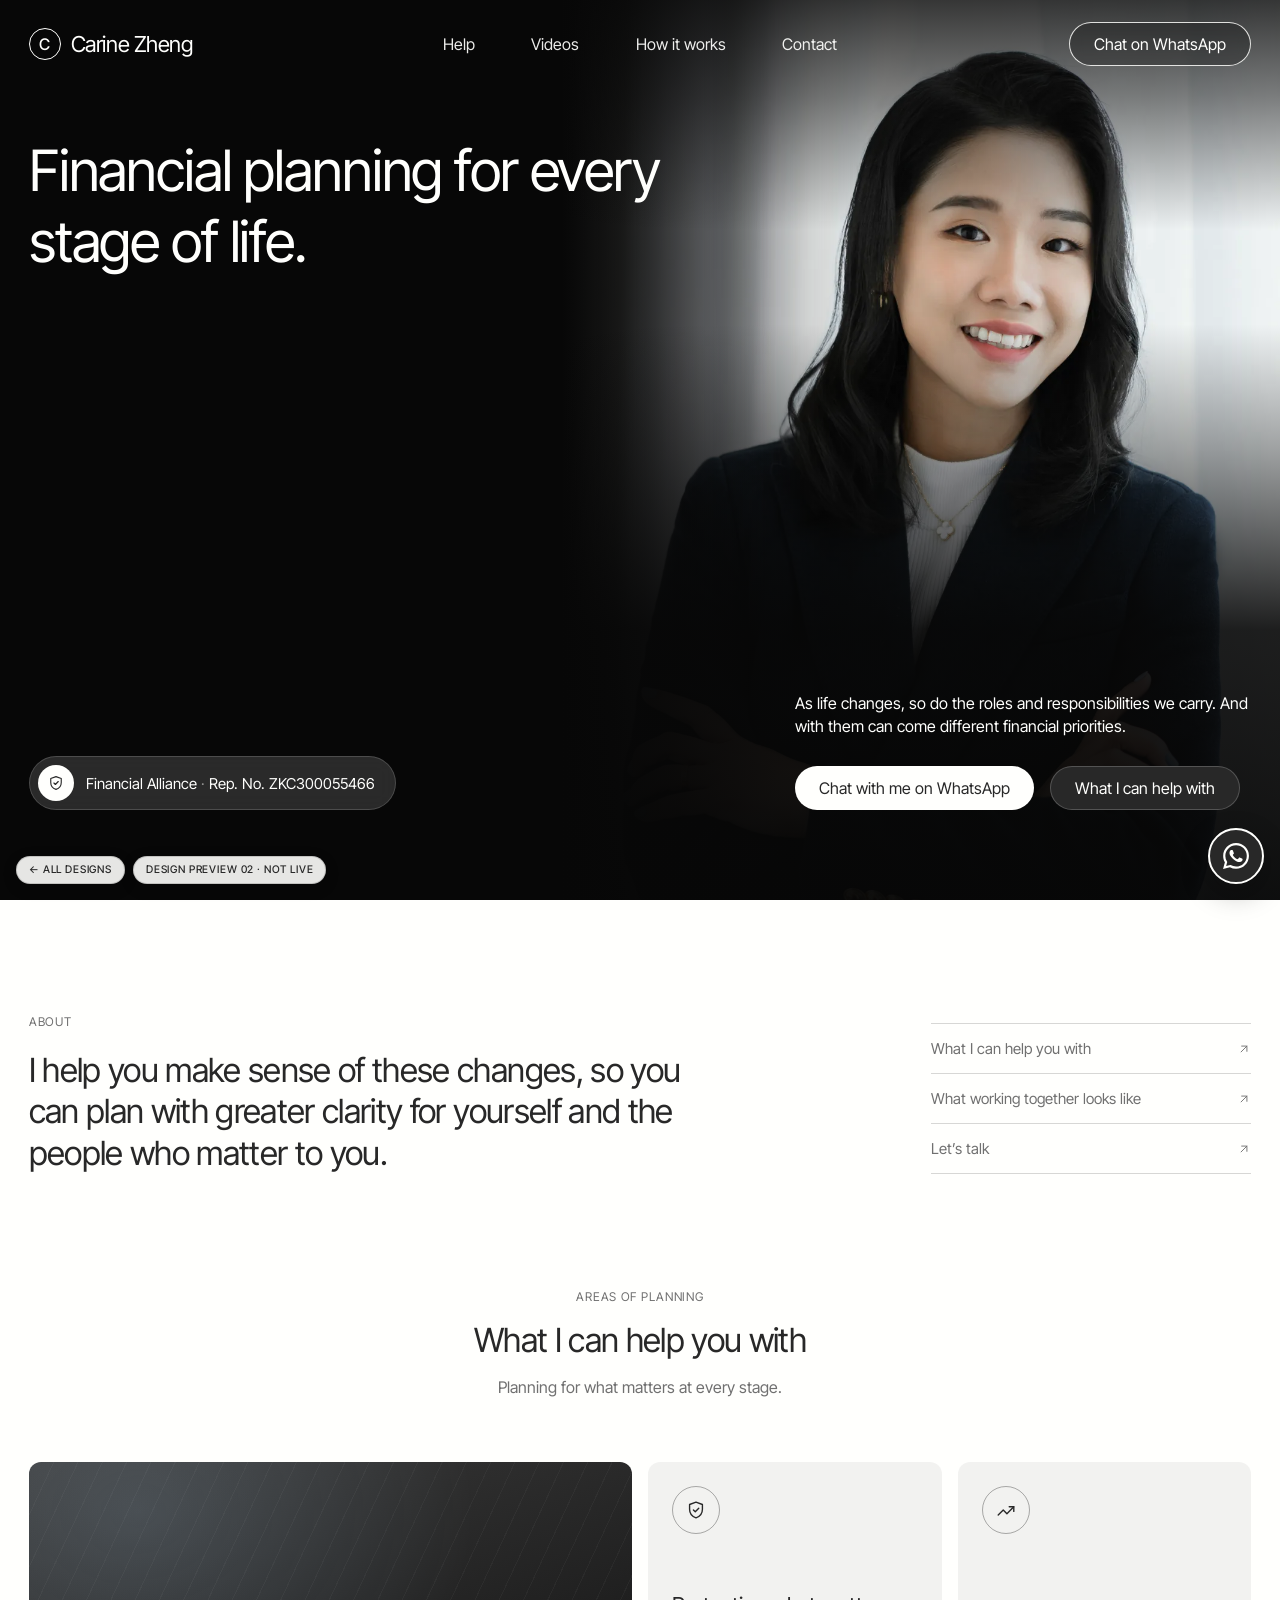
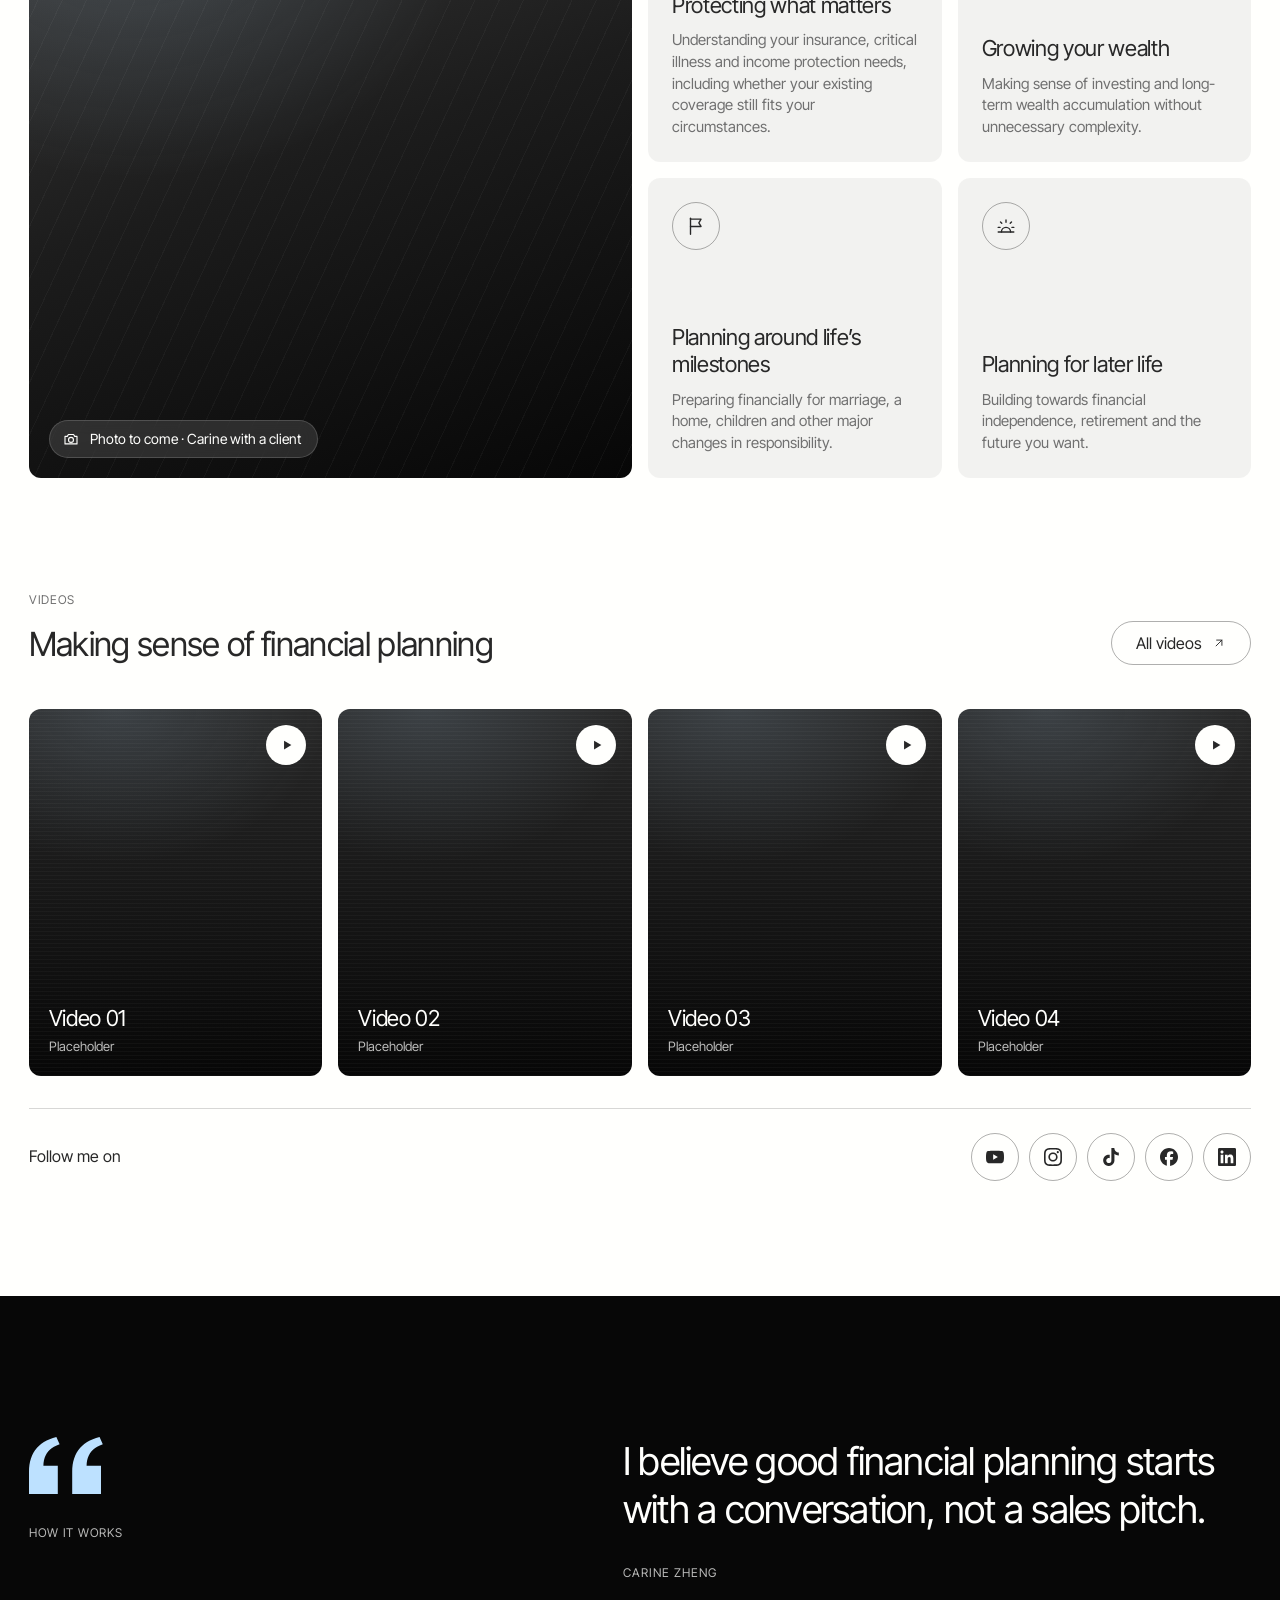
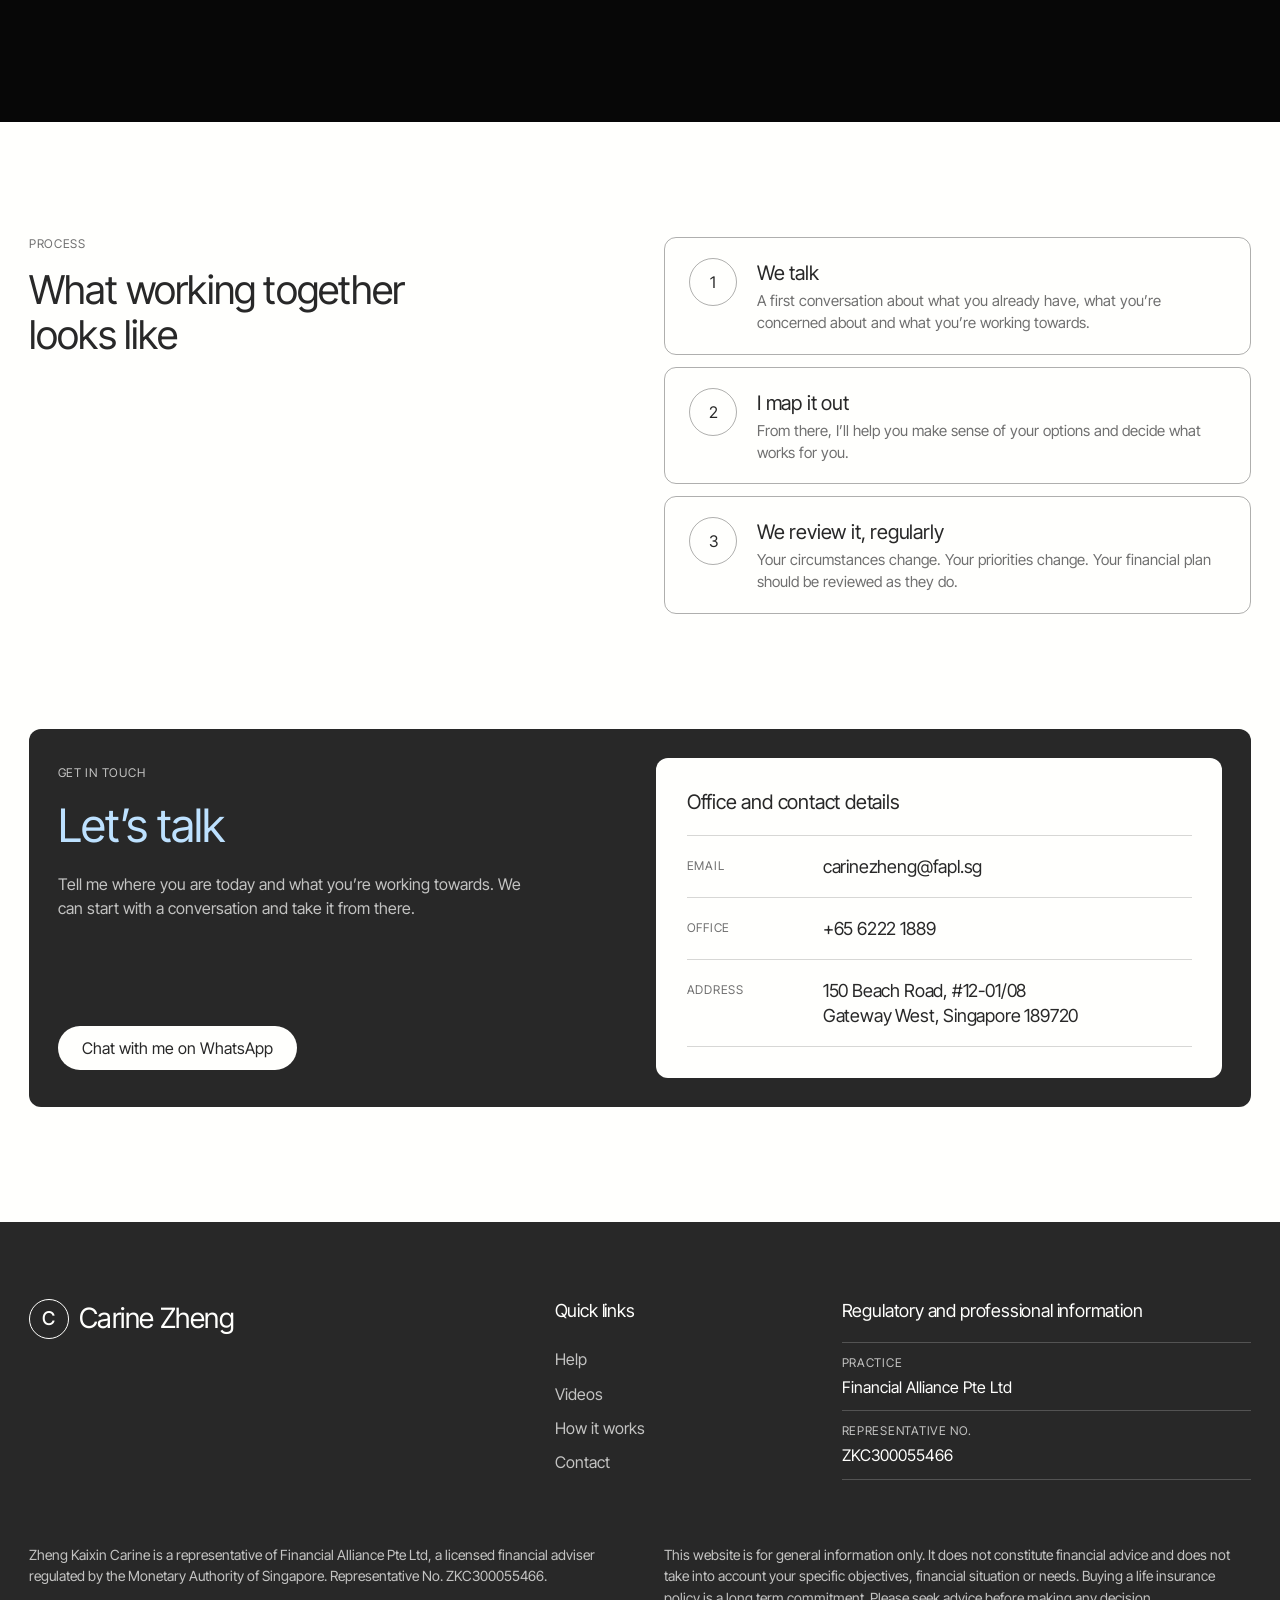
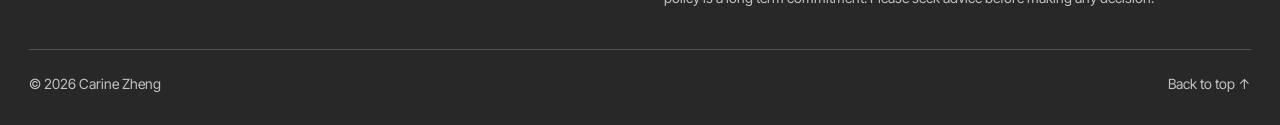
<file: previews/02-cinematic.html>
<!DOCTYPE html>
<html lang="en-SG">
<head>
<meta charset="utf-8">
<meta name="viewport" content="width=device-width, initial-scale=1, viewport-fit=cover">
<title>Carine Zheng | Financial Planner, Singapore</title>
<meta name="description" content="Design preview 02 · Cinematic, after Fernvale. Mock-up for Carine Zheng.">
<meta name="robots" content="noindex, nofollow">
<script>document.documentElement.classList.add('js');</script>
<link rel="preconnect" href="https://fonts.googleapis.com">
<link rel="preconnect" href="https://fonts.gstatic.com" crossorigin>
<link href="https://fonts.googleapis.com/css2?family=Inter+Tight:wght@300;400;500&display=swap" rel="stylesheet">
<style>
:root {
  color-scheme: light;
  --canvas: #fffffd;
  --dark: #282828;
  --deep: #070707;
  --ink: #282828;
  --ink-soft: #707070;
  --card: rgba(7, 7, 7, .05);
  --line: rgba(7, 7, 7, .16);
  --line-strong: rgba(7, 7, 7, .32);
  --sky: #bde1ff;
  --on-dark: #fffffd;
  --on-dark-soft: rgba(255, 255, 253, .72);
  --on-dark-line: rgba(255, 255, 253, .2);
  --font: "Inter Tight", "Helvetica Neue", Arial, sans-serif;
  --gutter: clamp(16px, 2.25vw, 32px);
  --section: clamp(88px, 9vw, 128px);
  --r: 12px;
  --pill: 64px;
  --ease: cubic-bezier(.22, .7, .12, 1);
}

*, *::before, *::after { box-sizing: border-box; }
html { -webkit-text-size-adjust: 100%; }
/* Smooth only for in-page link jumps (focus lands on the link), never for scripted scrolls. */
html:focus-within { scroll-behavior: smooth; }
body {
  margin: 0;
  background: var(--canvas);
  color: var(--ink);
  font: 400 16px/1.4 var(--font);
  -webkit-font-smoothing: antialiased;
  overflow-x: clip;
}
h1, h2, h3, p, dl, dd, ol, ul, figure { margin: 0; }
ol, ul { padding: 0; list-style: none; }
a { color: inherit; text-decoration: none; }
img { display: block; max-width: 100%; }
address { font-style: normal; }
::selection { background: var(--dark); color: var(--on-dark); }

.visually-hidden {
  position: absolute !important; width: 1px; height: 1px; padding: 0; margin: -1px;
  overflow: hidden; clip: rect(0 0 0 0); white-space: nowrap; border: 0;
}
.sprite { position: absolute; width: 0; height: 0; overflow: hidden; }

:focus-visible { outline: 2px solid var(--dark); outline-offset: 3px; border-radius: 8px; }
.on-dark :focus-visible, .hero :focus-visible, .footer :focus-visible { outline-color: var(--sky); }

.skip {
  position: fixed; left: 16px; top: 16px; z-index: 100;
  padding: 10px 18px; border-radius: var(--pill);
  background: var(--canvas); color: var(--ink);
  transform: translateY(-160%); transition: transform .2s;
}
.skip:focus { transform: none; }

.wrap { padding-inline: var(--gutter); max-width: 1600px; margin-inline: auto; }

.eyebrow {
  font-size: 12px; line-height: 1.2; letter-spacing: .06em; text-transform: uppercase;
  color: var(--ink-soft);
}
.h2 {
  font-size: clamp(28px, 2.6vw, 36px); line-height: 1.25; letter-spacing: -.02em; font-weight: 400;
}
.muted { color: var(--ink-soft); }

/* ---------- pills ---------- */
.pill {
  display: inline-flex; align-items: center; justify-content: center; gap: 10px;
  min-height: 44px; padding: 0 24px; border-radius: var(--pill);
  font: 400 16px/1 var(--font); white-space: nowrap;
  transition: background-color .3s var(--ease), color .3s var(--ease), border-color .3s var(--ease);
}
.pill--light { background: var(--canvas); color: var(--ink); }
.pill--light:hover { background: var(--sky); }
.pill--dark { background: var(--dark); color: var(--on-dark); border: 1px solid var(--on-dark-line); }
.pill--dark:hover { background: #3a3a3a; }
.pill--ghost-light {
  color: var(--on-dark); border: 1px solid rgba(255, 255, 253, .85);
  background: rgba(7, 7, 7, .28); backdrop-filter: blur(6px); -webkit-backdrop-filter: blur(6px);
}
.pill--ghost-light:hover { background: var(--canvas); color: var(--ink); }
.pill--ghost { color: var(--ink); border: 1px solid var(--line-strong); }
.pill--ghost:hover { background: var(--dark); color: var(--on-dark); border-color: var(--dark); }
.pill svg { width: 14px; height: 14px; fill: none; stroke: currentColor; stroke-width: 1.6; stroke-linecap: round; stroke-linejoin: round; }

/* ---------- nav ---------- */
.nav {
  position: absolute; inset: 0 0 auto 0; z-index: 10;
  color: var(--on-dark);
}
.nav__inner {
  display: grid; grid-template-columns: 1fr auto 1fr; align-items: center;
  min-height: 88px;
}
.brand { display: inline-flex; align-items: center; gap: 10px; font-size: 22px; letter-spacing: -.02em; justify-self: start; }
.brand__mark {
  display: grid; place-items: center; width: 32px; height: 32px; border-radius: 50%;
  border: 1.5px solid currentColor; font-size: 16px; font-weight: 500; letter-spacing: 0;
}
.nav__links { display: flex; gap: clamp(28px, 4.4vw, 80px); }
.nav__links a { position: relative; padding: 10px 0; font-size: 16px; opacity: .92; }
.nav__links a::after {
  content: ""; position: absolute; left: 0; right: 0; bottom: 4px; height: 1px;
  background: currentColor; transform: scaleX(0); transform-origin: left; transition: transform .35s var(--ease);
}
.nav__links a:hover::after { transform: scaleX(1); }
.nav__cta { justify-self: end; }

/* ---------- hero ---------- */
.hero {
  --hero-h: clamp(680px, 100svh, 1040px);
  position: relative; isolation: isolate;
  height: var(--hero-h);
  background: var(--deep); color: var(--on-dark);
  overflow: hidden;
}
.hero__media {
  position: absolute; top: 0; right: 0; bottom: 0; z-index: -1;
  width: min(60vw, calc(var(--hero-h) * .8));
}
.hero__media img {
  width: 100%; height: 100%; object-fit: cover; object-position: 50% 18%;
  -webkit-mask-image: linear-gradient(90deg, transparent 0%, rgba(0,0,0,.55) 20%, #000 42%);
  mask-image: linear-gradient(90deg, transparent 0%, rgba(0,0,0,.55) 20%, #000 42%);
}
/* Two scrims guarantee contrast where text sits on the photo: a top band
   under the nav, and a deep bottom band under the lead and buttons. */
.hero__media::after {
  content: ""; position: absolute; inset: 0;
  background:
    linear-gradient(180deg, rgba(7,7,7,.8) 0, rgba(7,7,7,.5) 96px, rgba(7,7,7,0) 230px),
    linear-gradient(0deg, rgba(7,7,7,.96) 0, rgba(7,7,7,.9) 30%, rgba(7,7,7,.35) 50%, rgba(7,7,7,0) 64%),
    linear-gradient(90deg, rgba(7,7,7,.7) 0, rgba(7,7,7,0) 30%);
}
.hero__inner {
  position: relative; height: 100%;
  display: flex; flex-direction: column; justify-content: space-between;
  padding-top: clamp(120px, 15vh, 140px); padding-bottom: clamp(76px, 10vh, 92px);
}
.hero__title {
  max-width: min(640px, 50vw);
  font-size: clamp(40px, 4.45vw, 64px); line-height: 1.25; letter-spacing: -.02em; font-weight: 400;
}
.hero__foot { display: flex; justify-content: space-between; align-items: flex-end; gap: 32px; }
.cred {
  display: inline-flex; align-items: center; gap: 12px;
  padding: 8px 20px 8px 8px; border-radius: var(--pill);
  background: rgba(255, 255, 253, .14); border: 1px solid rgba(255, 255, 253, .16);
  backdrop-filter: blur(10px); -webkit-backdrop-filter: blur(10px);
  font-size: 15px; color: var(--on-dark);
}
.cred__icon {
  display: grid; place-items: center; width: 36px; height: 36px; border-radius: 50%;
  background: var(--canvas); color: var(--ink);
}
.cred__icon svg { width: 18px; height: 18px; fill: none; stroke: currentColor; stroke-width: 1.5; stroke-linecap: round; stroke-linejoin: round; }
.cred__sep { opacity: .5; }
.hero__aside { width: min(456px, 100%); }
.hero__lead { font-size: 16px; line-height: 1.45; color: var(--on-dark); }
.hero__actions { display: flex; flex-wrap: wrap; gap: 12px 16px; margin-top: 28px; }

/* ---------- about statement ---------- */
.about { padding-block: var(--section) 0; }
.about__grid {
  display: grid; grid-template-columns: minmax(0, 1.25fr) minmax(0, 1fr); gap: 48px; align-items: end;
}
.about__statement {
  margin-top: 20px; max-width: 21em;
  font-size: clamp(26px, 2.6vw, 36px); line-height: 1.25; letter-spacing: -.02em;
}
.jump { justify-self: end; width: min(320px, 100%); border-top: 1px solid var(--line); }
.jump a {
  display: flex; justify-content: space-between; align-items: center; gap: 16px;
  padding: 14px 0; border-bottom: 1px solid var(--line);
  color: var(--ink-soft); font-size: 15px; transition: color .25s, padding .35s var(--ease);
}
.jump a:hover { color: var(--ink); padding-left: 6px; }
.jump svg { width: 14px; height: 14px; flex: none; fill: none; stroke: currentColor; stroke-width: 1.6; stroke-linecap: round; stroke-linejoin: round; }

/* ---------- help ---------- */
.help { padding-block: var(--section); }
.center-head { text-align: center; max-width: 720px; margin: 0 auto clamp(48px, 5vw, 72px); }
.center-head .h2 { margin-top: 16px; }
.center-head p:last-child { margin-top: 14px; color: var(--ink-soft); }
.help__grid { display: grid; grid-template-columns: minmax(0, 1fr) minmax(0, 1fr); gap: 16px; }
.placeholder {
  position: relative; overflow: hidden; border-radius: var(--r);
  background:
    radial-gradient(90% 70% at 18% 8%, rgba(189, 225, 255, .16), transparent 62%),
    linear-gradient(160deg, #3a3a3a 0%, #1c1c1c 48%, #070707 100%);
  color: var(--on-dark); min-height: 100%;
}
.placeholder::before {
  content: ""; position: absolute; inset: 0;
  background: repeating-linear-gradient(115deg, rgba(255,255,253,.035) 0 1px, transparent 1px 22px);
}
.placeholder__cap {
  position: absolute; left: 20px; bottom: 20px; right: 20px;
  display: inline-flex; align-items: center; gap: 10px; width: max-content; max-width: calc(100% - 40px);
  padding: 9px 16px 9px 12px; border-radius: var(--pill);
  background: rgba(255, 255, 253, .12); border: 1px solid rgba(255, 255, 253, .16);
  backdrop-filter: blur(8px); -webkit-backdrop-filter: blur(8px);
  font-size: 14px; line-height: 1.3;
}
.placeholder__cap svg { width: 18px; height: 18px; flex: none; fill: none; stroke: currentColor; stroke-width: 1.5; stroke-linecap: round; stroke-linejoin: round; }
.topics { display: grid; grid-template-columns: repeat(2, minmax(0, 1fr)); gap: 16px; }
.topic {
  display: flex; flex-direction: column; justify-content: space-between; gap: 40px;
  min-height: 300px; padding: 24px; border-radius: var(--r); background: var(--card);
  transition: background-color .4s var(--ease);
}
.topic:hover { background: rgba(7, 7, 7, .08); }
.ring {
  display: grid; place-items: center; width: 48px; height: 48px; border-radius: 50%;
  border: 1px solid var(--line-strong); color: var(--ink);
}
.ring svg { width: 22px; height: 22px; fill: none; stroke: currentColor; stroke-width: 1.5; stroke-linecap: round; stroke-linejoin: round; }
.topic__name { font-size: 22px; line-height: 1.25; letter-spacing: -.015em; font-weight: 400; }
.topic__desc { margin-top: 10px; font-size: 15px; line-height: 1.45; color: var(--ink-soft); }

/* ---------- videos ---------- */
.videos { padding-bottom: var(--section); }
.row-head { display: flex; justify-content: space-between; align-items: flex-end; gap: 24px; margin-bottom: clamp(32px, 3.4vw, 48px); }
.row-head .h2 { margin-top: 16px; max-width: 15em; }
.tiles { display: grid; grid-template-columns: repeat(4, minmax(0, 1fr)); gap: 16px; }
.tile {
  position: relative; aspect-ratio: 4 / 5; overflow: hidden; border-radius: var(--r);
  background:
    radial-gradient(120% 70% at 30% 0%, rgba(189, 225, 255, .14), transparent 60%),
    linear-gradient(180deg, var(--dark) 0%, var(--deep) 100%);
  color: var(--on-dark);
}
.tile::before {
  content: ""; position: absolute; inset: 0;
  background: repeating-linear-gradient(0deg, rgba(255,255,253,.03) 0 1px, transparent 1px 4px);
  transition: opacity .5s var(--ease);
}
.tile__play {
  position: absolute; top: 16px; right: 16px;
  display: grid; place-items: center; width: 40px; height: 40px; border-radius: 50%;
  background: var(--canvas); color: var(--ink); transition: transform .5s var(--ease);
}
.tile__play svg { width: 14px; height: 14px; fill: currentColor; margin-left: 2px; }
.tile:hover .tile__play { transform: scale(1.08); }
.tile__label { position: absolute; left: 20px; bottom: 20px; right: 20px; }
.tile__name { font-size: 22px; letter-spacing: -.015em; }
.tile__note { margin-top: 4px; font-size: 13px; color: var(--on-dark-soft); }

.follow { display: flex; align-items: center; justify-content: space-between; gap: 24px; margin-top: 32px; padding-top: 24px; border-top: 1px solid var(--line); }
.follow__label { font-size: 16px; }
.follow__list { display: flex; flex-wrap: wrap; gap: 10px; }
.follow__list a {
  display: grid; place-items: center; width: 48px; height: 48px; border-radius: 50%;
  border: 1px solid var(--line-strong); color: var(--ink);
  transition: background-color .3s var(--ease), color .3s var(--ease), border-color .3s var(--ease);
}
.follow__list a:hover { background: var(--dark); color: var(--on-dark); border-color: var(--dark); }
.follow__list svg { width: 18px; height: 18px; fill: currentColor; }

/* ---------- quote band ---------- */
.quote { background: var(--deep); color: var(--on-dark); padding-block: clamp(96px, 11vw, 160px); }
.quote__grid { display: grid; grid-template-columns: minmax(0, 1fr) minmax(0, 1.15fr); gap: 48px; align-items: start; }
.quote__mark { display: block; width: clamp(56px, 6vw, 88px); height: auto; fill: var(--sky); }
.quote__eyebrow { margin-top: 32px; color: var(--on-dark-soft); }
.quote blockquote { margin: 0; }
.quote__text { font-size: clamp(28px, 3vw, 40px); line-height: 1.25; letter-spacing: -.02em; }
.quote__by { margin-top: 32px; font-size: 12px; letter-spacing: .08em; text-transform: uppercase; color: var(--on-dark-soft); }

/* ---------- how ---------- */
.how { padding-block: var(--section); }
.how__grid { display: grid; grid-template-columns: minmax(0, 1fr) minmax(0, 1fr); gap: 48px; align-items: start; }
.how__head .h2 { margin-top: 16px; max-width: 11em; font-size: clamp(32px, 3.1vw, 44px); line-height: 1.15; }
.steps { display: grid; gap: 12px; }
.step {
  display: grid; grid-template-columns: 48px minmax(0, 1fr); gap: 4px 20px; align-items: start;
  padding: 20px 24px; border: 1px solid var(--line-strong); border-radius: var(--r);
  transition: border-color .3s var(--ease), background-color .3s var(--ease);
}
.step:hover { border-color: var(--dark); background: var(--card); }
.step__num {
  grid-row: span 2; display: grid; place-items: center; width: 48px; height: 48px; border-radius: 50%;
  border: 1px solid var(--line-strong); font-size: 16px;
}
.step__name { font-size: 20px; line-height: 1.3; letter-spacing: -.01em; font-weight: 400; padding-top: 2px; }
.step__desc { font-size: 15px; line-height: 1.45; color: var(--ink-soft); }

/* ---------- contact ---------- */
.contact { padding-bottom: var(--section); }
.contact__panel {
  display: grid; grid-template-columns: minmax(0, 1fr) minmax(0, 1fr); gap: 32px;
  padding: clamp(24px, 2.25vw, 32px); border-radius: var(--r);
  background: var(--dark); color: var(--on-dark);
}
.contact__copy { display: flex; flex-direction: column; padding: 8px 0 8px 0; }
.contact__copy .eyebrow { color: var(--on-dark-soft); }
.contact__title { margin-top: 20px; font-size: clamp(36px, 3.6vw, 52px); line-height: 1.12; letter-spacing: -.02em; font-weight: 400; color: var(--sky); }
.contact__lead { margin-top: 20px; max-width: 30em; color: var(--on-dark-soft); font-size: 16px; line-height: 1.5; }
.contact__copy .pill { margin-top: auto; align-self: flex-start; }
.contact__spacer { height: 40px; flex: none; }
.card {
  padding: clamp(24px, 2.4vw, 36px); border-radius: var(--r);
  background: var(--canvas); color: var(--ink);
}
.card__title { font-size: 20px; line-height: 1.3; letter-spacing: -.01em; font-weight: 400; }
.details { margin-top: 20px; }
.detail { display: grid; grid-template-columns: 120px minmax(0, 1fr); gap: 16px; padding: 18px 0; border-top: 1px solid var(--line); }
.detail:last-child { border-bottom: 1px solid var(--line); }
.detail dt { font-size: 12px; letter-spacing: .06em; text-transform: uppercase; color: var(--ink-soft); padding-top: 4px; }
.detail dd { font-size: 18px; line-height: 1.4; letter-spacing: -.01em; overflow-wrap: anywhere; }
.detail a { background: linear-gradient(currentColor, currentColor) 0 100% / 0 1px no-repeat; transition: background-size .35s var(--ease); }
.detail a:hover { background-size: 100% 1px; }

/* ---------- footer ---------- */
.footer { background: var(--dark); color: var(--on-dark); padding-top: clamp(56px, 6vw, 80px); padding-bottom: 32px; }
.footer__top { display: grid; grid-template-columns: minmax(0, 1.4fr) minmax(0, .7fr) minmax(0, 1.2fr); gap: 48px; }
.footer .brand { font-size: 28px; }
.footer .brand__mark { width: 40px; height: 40px; font-size: 19px; }
.footer__tag { margin-top: 20px; max-width: 26em; color: var(--on-dark-soft); font-size: 15px; }
.footer__h { font-size: 18px; line-height: 1.3; font-weight: 400; letter-spacing: -.01em; margin-bottom: 20px; }
.footer__links a { display: inline-block; padding: 6px 0; color: var(--on-dark-soft); transition: color .25s; }
.footer__links a:hover { color: var(--on-dark); }
.creds div { padding: 12px 0; border-top: 1px solid var(--on-dark-line); }
.creds div:last-child { border-bottom: 1px solid var(--on-dark-line); }
.creds dt { font-size: 12px; letter-spacing: .06em; text-transform: uppercase; color: var(--on-dark-soft); }
.creds dd { margin-top: 4px; font-size: 16px; }
.disclaimer { margin-top: clamp(48px, 5vw, 72px); display: grid; grid-template-columns: repeat(2, minmax(0, 1fr)); gap: 16px 48px; color: var(--on-dark-soft); font-size: 14px; line-height: 1.55; }
.footer__bottom {
  display: flex; justify-content: space-between; gap: 16px; margin-top: 40px; padding-top: 24px;
  border-top: 1px solid var(--on-dark-line); font-size: 14px; color: var(--on-dark-soft);
}
.footer__bottom a:hover { color: var(--on-dark); }

/* ---------- fixed chrome ---------- */
.fab {
  position: fixed; z-index: 40;
  right: max(16px, calc(env(safe-area-inset-right) + 16px));
  bottom: max(16px, calc(env(safe-area-inset-bottom) + 16px));
  display: grid; place-items: center; width: 56px; height: 56px; border-radius: 50%;
  background: var(--dark); color: var(--on-dark); border: 2px solid var(--canvas);
  box-shadow: 0 10px 28px rgba(7, 7, 7, .28);
  transition: transform .35s var(--ease), background-color .3s;
}
.fab:hover { transform: translateY(-2px); background: var(--deep); }
.fab svg { width: 26px; height: 26px; fill: currentColor; }

.tags {
  position: fixed; z-index: 39;
  left: max(16px, calc(env(safe-area-inset-left) + 16px));
  bottom: max(16px, calc(env(safe-area-inset-bottom) + 16px));
  display: flex; gap: 8px; align-items: center;
}
.tag {
  display: inline-block; padding: 8px 12px; border-radius: var(--pill);
  font: 500 10.5px/1 var(--font); letter-spacing: .08em; text-transform: uppercase;
  background: rgba(255, 255, 253, .9); color: var(--ink); border: 1px solid rgba(7, 7, 7, .16);
  backdrop-filter: blur(8px); -webkit-backdrop-filter: blur(8px);
  box-shadow: 0 4px 16px rgba(7, 7, 7, .12);
}
.tag--back { transition: background-color .25s, color .25s; }
.tag--back:hover { background: var(--dark); color: var(--on-dark); border-color: var(--dark); }

/* ---------- reveal ---------- */
.js .reveal { opacity: 0; transform: translateY(18px); transition: opacity .9s var(--ease), transform .9s var(--ease); transition-delay: var(--d, 0ms); }
.js .reveal.is-visible { opacity: 1; transform: none; }

/* ---------- responsive ---------- */
@media (max-width: 1100px) {
  .nav__links { gap: 28px; }
  .tiles { grid-template-columns: repeat(2, minmax(0, 1fr)); }
  .tile { aspect-ratio: 5 / 4; }
  .footer__top { grid-template-columns: minmax(0, 1fr) minmax(0, 1fr); }
  .footer__brandcol { grid-column: 1 / -1; }
}

@media (max-width: 860px) {
  .nav__inner { grid-template-columns: 1fr auto; min-height: 72px; }
  .nav__links { display: none; }
  .nav__cta { min-height: 40px; padding: 0 18px; font-size: 15px; }

  .hero { height: auto; }
  .hero__media { position: relative; width: 100%; height: auto; aspect-ratio: 4 / 4.6; max-height: 72svh; }
  .hero__media img {
    -webkit-mask-image: linear-gradient(180deg, #000 55%, rgba(0,0,0,.4) 82%, transparent 100%);
    mask-image: linear-gradient(180deg, #000 55%, rgba(0,0,0,.4) 82%, transparent 100%);
  }
  .hero__media::after { background: linear-gradient(180deg, rgba(7,7,7,.72) 0, rgba(7,7,7,.35) 80px, rgba(7,7,7,0) 170px); }
  .hero__inner { height: auto; margin-top: -64px; padding-top: 0; padding-bottom: 56px; gap: 32px; }
  .hero__title { max-width: 14em; font-size: clamp(36px, 9.6vw, 52px); line-height: 1.18; }
  .hero__foot { flex-direction: column-reverse; align-items: flex-start; gap: 28px; }
  .hero__aside { width: 100%; }
  .cred { font-size: 14px; flex-wrap: wrap; }

  .about__grid, .help__grid, .quote__grid, .how__grid, .contact__panel { grid-template-columns: minmax(0, 1fr); }
  .jump { justify-self: start; width: 100%; }
  .placeholder { min-height: 360px; }
  .quote__mark { width: 52px; }
  .quote__eyebrow { margin-top: 20px; }
  .quote__grid { gap: 24px; }
  .contact__copy .pill { margin-top: 32px; }
  .contact__spacer { display: none; }
  .disclaimer { grid-template-columns: minmax(0, 1fr); }
}

@media (max-width: 600px) {
  .topics { grid-template-columns: minmax(0, 1fr); }
  .topic { min-height: 0; gap: 28px; }
  .tiles { gap: 10px; }
  .tile { aspect-ratio: 4 / 5; }
  .tile__label { left: 14px; bottom: 14px; right: 14px; }
  .tile__name { font-size: 18px; }
  .tile__play { top: 10px; right: 10px; width: 34px; height: 34px; }
  .row-head { flex-direction: column; align-items: flex-start; }
  .follow { flex-direction: column; align-items: flex-start; }
  .detail { grid-template-columns: minmax(0, 1fr); gap: 6px; }
  .footer__top { grid-template-columns: minmax(0, 1fr); gap: 40px; }
  .footer__bottom { flex-direction: column; padding-bottom: 72px; }
  .tags { gap: 6px; }
  .tag { padding: 7px 9px; font-size: 9.5px; letter-spacing: .06em; }
  .hero__actions .pill { flex: 1 1 auto; }
}

@media (max-width: 400px) {
  .hero__actions { flex-direction: column; }
  .hero__actions .pill { width: 100%; }
}

@media (max-width: 370px) {
  .tags { flex-direction: column; align-items: flex-start; }
}

@media (prefers-reduced-motion: reduce) {
  html, html:focus-within { scroll-behavior: auto; }
  *, *::before, *::after { transition-duration: .01ms !important; }
  .js .reveal { opacity: 1; transform: none; }
}
</style>
</head>

<body>
<a class="skip" href="#main">Skip to content</a>

<svg class="sprite" aria-hidden="true" focusable="false">
  <symbol id="i-shield" viewBox="0 0 24 24"><path d="M12 3.5 5 6v5.2c0 4.6 3 8 7 9.3 4-1.3 7-4.7 7-9.3V6z"/><path d="m9.2 12 2 2 3.8-4"/></symbol>
  <symbol id="i-growth" viewBox="0 0 24 24"><path d="M3.5 17.5 9 12l4 4 7.5-7.5"/><path d="M15.5 8.5h5v5"/></symbol>
  <symbol id="i-milestone" viewBox="0 0 24 24"><path d="M6 21V3.5"/><path d="M6 4.5h11.5l-2.4 4 2.4 4H6"/></symbol>
  <symbol id="i-horizon" viewBox="0 0 24 24"><path d="M3.5 18.5h17"/><path d="M7 18.5a5 5 0 0 1 10 0"/><path d="M12 8V5.5"/><path d="M5.5 13.5h-2"/><path d="M20.5 13.5h-2"/><path d="m7.4 9-1.4-1.4"/><path d="m16.6 9 1.4-1.4"/></symbol>
  <symbol id="i-arrow" viewBox="0 0 24 24"><path d="M7 17 17 7"/><path d="M8 7h9v9"/></symbol>
  <symbol id="i-camera" viewBox="0 0 24 24"><path d="M4 8.5h3l1.6-2.5h6.8L17 8.5h3v10H4z"/><circle cx="12" cy="13.2" r="3.3"/></symbol>
  <symbol id="i-play" viewBox="0 0 24 24"><path d="M7 4.5v15L19.5 12z"/></symbol>
  <symbol id="i-whatsapp" viewBox="0 0 24 24"><path d="M17.472 14.382c-.297-.149-1.758-.867-2.03-.967-.273-.099-.471-.148-.67.15-.197.297-.767.966-.94 1.164-.173.199-.347.223-.644.075-.297-.15-1.255-.463-2.39-1.475-.883-.788-1.48-1.761-1.653-2.059-.173-.297-.018-.458.13-.606.134-.133.298-.347.446-.52.149-.174.198-.298.298-.497.099-.198.05-.371-.025-.52-.075-.149-.669-1.612-.916-2.207-.242-.579-.487-.5-.669-.51-.173-.008-.371-.01-.57-.01-.198 0-.52.074-.792.372-.272.297-1.04 1.016-1.04 2.479 0 1.462 1.065 2.875 1.213 3.074.149.198 2.096 3.2 5.077 4.487.709.306 1.262.489 1.694.625.712.227 1.36.195 1.871.118.571-.085 1.758-.719 2.006-1.413.248-.694.248-1.289.173-1.413-.074-.124-.272-.198-.57-.347m-5.421 7.403h-.004a9.87 9.87 0 01-5.031-1.378l-.361-.214-3.741.982.998-3.648-.235-.374a9.86 9.86 0 01-1.51-5.26c.001-5.45 4.436-9.884 9.888-9.884 2.64 0 5.122 1.03 6.988 2.898a9.825 9.825 0 012.893 6.994c-.003 5.45-4.437 9.884-9.885 9.884m8.413-18.297A11.815 11.815 0 0012.05 0C5.495 0 .16 5.335.157 11.892c0 2.096.547 4.142 1.588 5.945L.057 24l6.305-1.654a11.882 11.882 0 005.683 1.448h.005c6.554 0 11.89-5.335 11.893-11.893a11.821 11.821 0 00-3.48-8.413Z"/></symbol>
  <symbol id="i-youtube" viewBox="0 0 24 24"><path d="M23.498 6.186a3.016 3.016 0 0 0-2.122-2.136C19.505 3.545 12 3.545 12 3.545s-7.505 0-9.377.505A3.017 3.017 0 0 0 .502 6.186C0 8.07 0 12 0 12s0 3.93.502 5.814a3.016 3.016 0 0 0 2.122 2.136c1.871.505 9.376.505 9.376.505s7.505 0 9.377-.505a3.015 3.015 0 0 0 2.122-2.136C24 15.93 24 12 24 12s0-3.93-.502-5.814zM9.545 15.568V8.432L15.818 12l-6.273 3.568z"/></symbol>
  <symbol id="i-instagram" viewBox="0 0 24 24"><path d="M7.0301.084c-1.2768.0602-2.1487.264-2.911.5634-.7888.3075-1.4575.72-2.1228 1.3877-.6652.6677-1.075 1.3368-1.3802 2.127-.2954.7638-.4956 1.6365-.552 2.914-.0564 1.2775-.0689 1.6882-.0626 4.947.0062 3.2586.0206 3.6671.0825 4.9473.061 1.2765.264 2.1482.5635 2.9107.308.7889.72 1.4573 1.388 2.1228.6679.6655 1.3365 1.0743 2.1285 1.38.7632.295 1.6361.4961 2.9134.552 1.2773.056 1.6884.069 4.9462.0627 3.2578-.0062 3.668-.0207 4.9478-.0814 1.28-.0607 2.147-.2652 2.9098-.5633.7889-.3086 1.4578-.72 2.1228-1.3881.665-.6682 1.0745-1.3378 1.3795-2.1284.2957-.7632.4966-1.636.552-2.9124.056-1.2809.0692-1.6898.063-4.948-.0063-3.2583-.021-3.6668-.0817-4.9465-.0607-1.2797-.264-2.1487-.5633-2.9117-.3084-.7889-.72-1.4568-1.3876-2.1228C21.2982 1.33 20.628.9208 19.8378.6165 19.074.321 18.2017.1197 16.9244.0645 15.6471.0093 15.236-.005 11.977.0014 8.718.0076 8.31.0215 7.0301.0839m.1402 21.6932c-1.17-.0509-1.8053-.2453-2.2287-.408-.5606-.216-.96-.4771-1.3819-.895-.422-.4178-.6811-.8186-.9-1.378-.1644-.4234-.3624-1.058-.4171-2.228-.0595-1.2645-.072-1.6442-.079-4.848-.007-3.2037.0053-3.583.0607-4.848.05-1.169.2456-1.805.408-2.2282.216-.5613.4762-.96.895-1.3816.4188-.4217.8184-.6814 1.3783-.9003.423-.1651 1.0575-.3614 2.227-.4171 1.2655-.06 1.6447-.072 4.848-.079 3.2033-.007 3.5835.005 4.8495.0608 1.169.0508 1.8053.2445 2.228.408.5608.216.96.4754 1.3816.895.4217.4194.6816.8176.9005 1.3787.1653.4217.3617 1.056.4169 2.2263.0602 1.2655.0739 1.645.0796 4.848.0058 3.203-.0055 3.5834-.061 4.848-.051 1.17-.245 1.8055-.408 2.2294-.216.5604-.4763.96-.8954 1.3814-.419.4215-.8181.6811-1.3783.9-.4224.1649-1.0577.3617-2.2262.4174-1.2656.0595-1.6448.072-4.8493.079-3.2045.007-3.5825-.006-4.848-.0608M16.953 5.5864A1.44 1.44 0 1 0 18.39 4.144a1.44 1.44 0 0 0-1.437 1.4424M5.8385 12.012c.0067 3.4032 2.7706 6.1557 6.173 6.1493 3.4026-.0065 6.157-2.7701 6.1506-6.1733-.0065-3.4032-2.771-6.1565-6.174-6.1498-3.403.0067-6.156 2.771-6.1496 6.1738M8 12.0077a4 4 0 1 1 4.008 3.9921A3.9996 3.9996 0 0 1 8 12.0077"/></symbol>
  <symbol id="i-tiktok" viewBox="0 0 24 24"><path d="M12.525.02c1.31-.02 2.61-.01 3.91-.02.08 1.53.63 3.09 1.75 4.17 1.12 1.11 2.7 1.62 4.24 1.79v4.03c-1.44-.05-2.89-.35-4.2-.97-.57-.26-1.1-.59-1.62-.93-.01 2.92.01 5.84-.02 8.75-.08 1.4-.54 2.79-1.35 3.94-1.31 1.92-3.58 3.17-5.91 3.21-1.43.08-2.86-.31-4.08-1.03-2.02-1.19-3.44-3.37-3.65-5.71-.02-.5-.03-1-.01-1.49.18-1.9 1.12-3.72 2.58-4.96 1.66-1.44 3.98-2.13 6.15-1.72.02 1.48-.04 2.96-.04 4.44-.99-.32-2.15-.23-3.02.37-.63.41-1.11 1.04-1.36 1.75-.21.51-.15 1.07-.14 1.61.24 1.64 1.82 3.02 3.5 2.87 1.12-.01 2.19-.66 2.77-1.61.19-.33.4-.67.41-1.06.1-1.79.06-3.57.07-5.36.01-4.03-.01-8.05.02-12.07z"/></symbol>
  <symbol id="i-facebook" viewBox="0 0 24 24"><path d="M9.101 23.691v-7.98H6.627v-3.667h2.474v-1.58c0-4.085 1.848-5.978 5.858-5.978.401 0 .955.042 1.468.103a8.68 8.68 0 0 1 1.141.195v3.325a8.623 8.623 0 0 0-.653-.036 26.805 26.805 0 0 0-.733-.009c-.707 0-1.259.096-1.675.309a1.686 1.686 0 0 0-.679.622c-.258.42-.374.995-.374 1.752v1.297h3.919l-.386 2.103-.287 1.564h-3.246v8.245C19.396 23.238 24 18.179 24 12.044c0-6.627-5.373-12-12-12s-12 5.373-12 12c0 5.628 3.874 10.35 9.101 11.647Z"/></symbol>
  <symbol id="i-linkedin" viewBox="0 0 24 24"><path d="M20.447 20.452h-3.554v-5.569c0-1.328-.027-3.037-1.852-3.037-1.853 0-2.136 1.445-2.136 2.939v5.667H9.351V9h3.414v1.561h.046c.477-.9 1.637-1.85 3.37-1.85 3.601 0 4.267 2.37 4.267 5.455v6.286zM5.337 7.433c-1.144 0-2.063-.926-2.063-2.065 0-1.138.92-2.063 2.063-2.063 1.14 0 2.064.925 2.064 2.063 0 1.139-.925 2.065-2.064 2.065zm1.782 13.019H3.555V9h3.564v11.452zM22.225 0H1.771C.792 0 0 .774 0 1.729v20.542C0 23.227.792 24 1.771 24h20.451C23.2 24 24 23.227 24 22.271V1.729C24 .774 23.2 0 22.222 0h.003z"/></symbol>
</svg>

<header class="nav">
  <div class="wrap nav__inner">
    <a class="brand" href="#main"><span class="brand__mark" aria-hidden="true">C</span>Carine Zheng</a>
    <nav class="nav__links" aria-label="Sections">
      <a href="#help">Help</a>
      <a href="#videos">Videos</a>
      <a href="#how">How it works</a>
      <a href="#contact">Contact</a>
    </nav>
    <a class="pill pill--ghost-light nav__cta" href="https://wa.me/6583893356" rel="noopener" target="_blank">Chat on WhatsApp<span class="visually-hidden"> (opens in a new tab)</span></a>
  </div>
</header>

<main id="main" tabindex="-1">

  <!-- Hero: dark field, portrait anchored right and fading into it -->
  <section class="hero" aria-labelledby="hero-title">
    <figure class="hero__media">
      <img src="[data-uri]" alt="Carine Zheng, financial planner with Financial Alliance" width="1200" height="1500" fetchpriority="high" decoding="async">
    </figure>
    <div class="wrap hero__inner">
      <h1 class="hero__title reveal" id="hero-title">Financial planning for every stage of life.</h1>

      <div class="hero__foot">
        <p class="cred reveal" style="--d: 200ms;">
          <span class="cred__icon" aria-hidden="true"><svg><use href="#i-shield"/></svg></span>
          <span>Financial Alliance <span class="cred__sep" aria-hidden="true">·</span> Rep. No. ZKC300055466</span>
        </p>

        <div class="hero__aside reveal" style="--d: 120ms;">
          <p class="hero__lead">
            As life changes, so do the roles and responsibilities we carry. And
            with them can come different financial priorities.
          </p>
          <div class="hero__actions">
            <a class="pill pill--light" href="https://wa.me/6583893356" rel="noopener" target="_blank">Chat with me on WhatsApp<span class="visually-hidden"> (opens in a new tab)</span></a>
            <a class="pill pill--dark" href="#help">What I can help with</a>
          </div>
        </div>
      </div>
    </div>
  </section>

  <!-- About statement -->
  <section class="about" aria-labelledby="about-label">
    <div class="wrap about__grid">
      <div class="reveal">
        <p class="eyebrow" id="about-label">About</p>
        <p class="about__statement">
          I help you make sense of these changes, so you can plan with greater
          clarity for yourself and the people who matter to you.
        </p>
      </div>
      <nav class="jump reveal" style="--d: 120ms;" aria-label="On this page">
        <a href="#help">What I can help you with <svg aria-hidden="true"><use href="#i-arrow"/></svg></a>
        <a href="#how">What working together looks like <svg aria-hidden="true"><use href="#i-arrow"/></svg></a>
        <a href="#contact">Let’s talk <svg aria-hidden="true"><use href="#i-arrow"/></svg></a>
      </nav>
    </div>
  </section>

  <!-- Help: photo slot against a 2x2 grid -->
  <section class="help" id="help" aria-labelledby="help-title">
    <div class="wrap">
      <div class="center-head reveal">
        <p class="eyebrow">Areas of planning</p>
        <h2 class="h2" id="help-title">What I can help you with</h2>
        <p>Planning for what matters at every stage.</p>
      </div>

      <div class="help__grid">
        <div class="placeholder reveal" role="img" aria-label="Photo to come: Carine with a client">
          <p class="placeholder__cap" aria-hidden="true"><svg><use href="#i-camera"/></svg>Photo to come · Carine with a client</p>
        </div>

        <div class="topics">
          <article class="topic reveal">
            <span class="ring" aria-hidden="true"><svg><use href="#i-shield"/></svg></span>
            <div>
              <h3 class="topic__name">Protecting what matters</h3>
              <p class="topic__desc">
                Understanding your insurance, critical illness and income protection
                needs, including whether your existing coverage still fits your
                circumstances.
              </p>
            </div>
          </article>

          <article class="topic reveal" style="--d: 80ms;">
            <span class="ring" aria-hidden="true"><svg><use href="#i-growth"/></svg></span>
            <div>
              <h3 class="topic__name">Growing your wealth</h3>
              <p class="topic__desc">
                Making sense of investing and long-term wealth accumulation without
                unnecessary complexity.
              </p>
            </div>
          </article>

          <article class="topic reveal" style="--d: 160ms;">
            <span class="ring" aria-hidden="true"><svg><use href="#i-milestone"/></svg></span>
            <div>
              <h3 class="topic__name">Planning around life’s milestones</h3>
              <p class="topic__desc">
                Preparing financially for marriage, a home, children and other major
                changes in responsibility.
              </p>
            </div>
          </article>

          <article class="topic reveal" style="--d: 240ms;">
            <span class="ring" aria-hidden="true"><svg><use href="#i-horizon"/></svg></span>
            <div>
              <h3 class="topic__name">Planning for later life</h3>
              <p class="topic__desc">
                Building towards financial independence, retirement and the future
                you want.
              </p>
            </div>
          </article>
        </div>
      </div>
    </div>
  </section>

  <!-- Videos: tall tiles, Fernvale's service-card row -->
  <section class="videos" id="videos" aria-labelledby="videos-title">
    <div class="wrap">
      <div class="row-head reveal">
        <div>
          <p class="eyebrow">Videos</p>
          <h2 class="h2" id="videos-title">Making sense of financial planning</h2>
        </div>
        <a class="pill pill--ghost" href="#">All videos <svg aria-hidden="true"><use href="#i-arrow"/></svg></a>
      </div>

      <!-- MOCK-UP. Placeholder tiles until Carine's video links arrive. -->
      <ul class="tiles" aria-label="Videos">
        <li class="tile reveal">
          <span class="tile__play" aria-hidden="true"><svg><use href="#i-play"/></svg></span>
          <div class="tile__label"><p class="tile__name">Video 01</p><p class="tile__note">Placeholder</p></div>
        </li>
        <li class="tile reveal" style="--d: 80ms;">
          <span class="tile__play" aria-hidden="true"><svg><use href="#i-play"/></svg></span>
          <div class="tile__label"><p class="tile__name">Video 02</p><p class="tile__note">Placeholder</p></div>
        </li>
        <li class="tile reveal" style="--d: 160ms;">
          <span class="tile__play" aria-hidden="true"><svg><use href="#i-play"/></svg></span>
          <div class="tile__label"><p class="tile__name">Video 03</p><p class="tile__note">Placeholder</p></div>
        </li>
        <li class="tile reveal" style="--d: 240ms;">
          <span class="tile__play" aria-hidden="true"><svg><use href="#i-play"/></svg></span>
          <div class="tile__label"><p class="tile__name">Video 04</p><p class="tile__note">Placeholder</p></div>
        </li>
      </ul>

      <div class="follow reveal">
        <p class="follow__label">Follow me on</p>
        <ul class="follow__list">
          <li><a href="#" aria-label="YouTube"><svg aria-hidden="true"><use href="#i-youtube"/></svg></a></li>
          <li><a href="#" aria-label="Instagram"><svg aria-hidden="true"><use href="#i-instagram"/></svg></a></li>
          <li><a href="#" aria-label="TikTok"><svg aria-hidden="true"><use href="#i-tiktok"/></svg></a></li>
          <li><a href="#" aria-label="Facebook"><svg aria-hidden="true"><use href="#i-facebook"/></svg></a></li>
          <li><a href="https://www.linkedin.com/in/carinezheng/" rel="me noopener" target="_blank" aria-label="LinkedIn (opens in a new tab)"><svg aria-hidden="true"><use href="#i-linkedin"/></svg></a></li>
        </ul>
      </div>
    </div>
  </section>

  <!-- How it works: quote band leads into the steps -->
  <section id="how" aria-labelledby="how-title">
    <div class="quote on-dark">
      <div class="wrap quote__grid">
        <div class="reveal">
          <svg class="quote__mark" viewBox="0 0 64 48" aria-hidden="true" focusable="false"><path d="M0 48V29C0 13.5 7.6 4 22.8 0l2.7 6.1C16.4 9.2 12.2 15 12 24h12v24zm36 0V29c0-15.5 7.6-25 22.8-29l2.7 6.1C52.4 9.2 48.2 15 48 24h12v24z"/></svg>
          <p class="eyebrow quote__eyebrow">How it works</p>
        </div>
        <figure class="reveal" style="--d: 120ms;">
          <blockquote>
            <p class="quote__text">I believe good financial planning starts with a conversation, not a sales pitch.</p>
          </blockquote>
          <figcaption class="quote__by">Carine Zheng</figcaption>
        </figure>
      </div>
    </div>

    <div class="how">
      <div class="wrap how__grid">
        <div class="how__head reveal">
          <p class="eyebrow">Process</p>
          <h2 class="h2" id="how-title">What working together looks like</h2>
        </div>

        <ol class="steps">
          <li class="step reveal">
            <span class="step__num" aria-hidden="true">1</span>
            <h3 class="step__name">We talk</h3>
            <p class="step__desc">
              A first conversation about what you already have, what you’re
              concerned about and what you’re working towards.
            </p>
          </li>
          <li class="step reveal" style="--d: 80ms;">
            <span class="step__num" aria-hidden="true">2</span>
            <h3 class="step__name">I map it out</h3>
            <p class="step__desc">
              From there, I’ll help you make sense of your options and decide what
              works for you.
            </p>
          </li>
          <li class="step reveal" style="--d: 160ms;">
            <span class="step__num" aria-hidden="true">3</span>
            <h3 class="step__name">We review it, regularly</h3>
            <p class="step__desc">
              Your circumstances change. Your priorities change. Your financial
              plan should be reviewed as they do.
            </p>
          </li>
        </ol>
      </div>
    </div>
  </section>

  <!-- Contact: dark panel with a white details card -->
  <section class="contact" id="contact" aria-labelledby="contact-title">
    <div class="wrap">
      <div class="contact__panel on-dark reveal">
        <div class="contact__copy">
          <p class="eyebrow">Get in touch</p>
          <h2 class="contact__title" id="contact-title">Let’s talk</h2>
          <p class="contact__lead">
            Tell me where you are today and what you’re working towards. We can
            start with a conversation and take it from there.
          </p>
          <span class="contact__spacer" aria-hidden="true"></span>
          <a class="pill pill--light" href="https://wa.me/6583893356" rel="noopener" target="_blank">Chat with me on WhatsApp<span class="visually-hidden"> (opens in a new tab)</span></a>
        </div>

        <div class="card">
          <p class="card__title">Office and contact details</p>
          <dl class="details">
            <div class="detail">
              <dt>Email</dt>
              <dd><a href="mailto:carinezheng@fapl.sg">carinezheng@fapl.sg</a></dd>
            </div>
            <div class="detail">
              <dt>Office</dt>
              <dd><a href="tel:+6562221889">+65 6222 1889</a></dd>
            </div>
            <div class="detail">
              <dt>Address</dt>
              <dd>
                <address>
                  150 Beach Road, #12-01/08<br>
                  Gateway West, Singapore 189720
                </address>
              </dd>
            </div>
          </dl>
        </div>
      </div>
    </div>
  </section>

</main>

<footer class="footer">
  <div class="wrap">
    <div class="footer__top">
      <div class="footer__brandcol">
        <p class="brand"><span class="brand__mark" aria-hidden="true">C</span>Carine Zheng</p>
      </div>

      <nav aria-label="Footer">
        <p class="footer__h">Quick links</p>
        <ul class="footer__links">
          <li><a href="#help">Help</a></li>
          <li><a href="#videos">Videos</a></li>
          <li><a href="#how">How it works</a></li>
          <li><a href="#contact">Contact</a></li>
        </ul>
      </nav>

      <section aria-labelledby="creds-title">
        <h2 class="footer__h" id="creds-title">Regulatory and professional information</h2>
        <dl class="creds">
          <div>
            <dt>Practice</dt>
            <dd>Financial Alliance Pte Ltd</dd>
          </div>
          <div>
            <dt>Representative No.</dt>
            <dd>ZKC300055466</dd>
          </div>
        </dl>
      </section>
    </div>

    <div class="disclaimer">
      <p>
        Zheng Kaixin Carine is a representative of Financial Alliance Pte Ltd, a
        licensed financial adviser regulated by the Monetary Authority of
        Singapore. Representative No. ZKC300055466.
      </p>
      <p>
        This website is for general information only. It does not constitute
        financial advice and does not take into account your specific
        objectives, financial situation or needs. Buying a life insurance policy
        is a long term commitment. Please seek advice before making any
        decision.
      </p>
    </div>

    <div class="footer__bottom">
      <p>© 2026 Carine Zheng</p>
      <a href="#main">Back to top ↑</a>
    </div>
  </div>
</footer>

<a class="fab" href="https://wa.me/6583893356" rel="noopener" target="_blank" title="Chat with me on WhatsApp">
  <svg aria-hidden="true" focusable="false"><use href="#i-whatsapp"/></svg>
  <span class="visually-hidden">Chat with me on WhatsApp (opens in a new tab)</span>
</a>

<div class="tags">
  <a class="tag tag--back" href="index.html">← All designs</a>
  <div class="tag tag--mock">Design preview 02 · not live</div>
</div>

<script>
(function () {
  'use strict';
  var targets = document.querySelectorAll('.reveal');
  var reduce = window.matchMedia('(prefers-reduced-motion: reduce)').matches;
  if (reduce || !('IntersectionObserver' in window)) {
    targets.forEach(function (el) { el.classList.add('is-visible'); });
    return;
  }
  var io = new IntersectionObserver(function (entries) {
    entries.forEach(function (e) {
      if (!e.isIntersecting) return;
      e.target.classList.add('is-visible');
      io.unobserve(e.target);
    });
  }, { rootMargin: '0px 0px -8% 0px', threshold: 0 });
  targets.forEach(function (el) { io.observe(el); });
})();
</script>
</body>
</html>
</file>
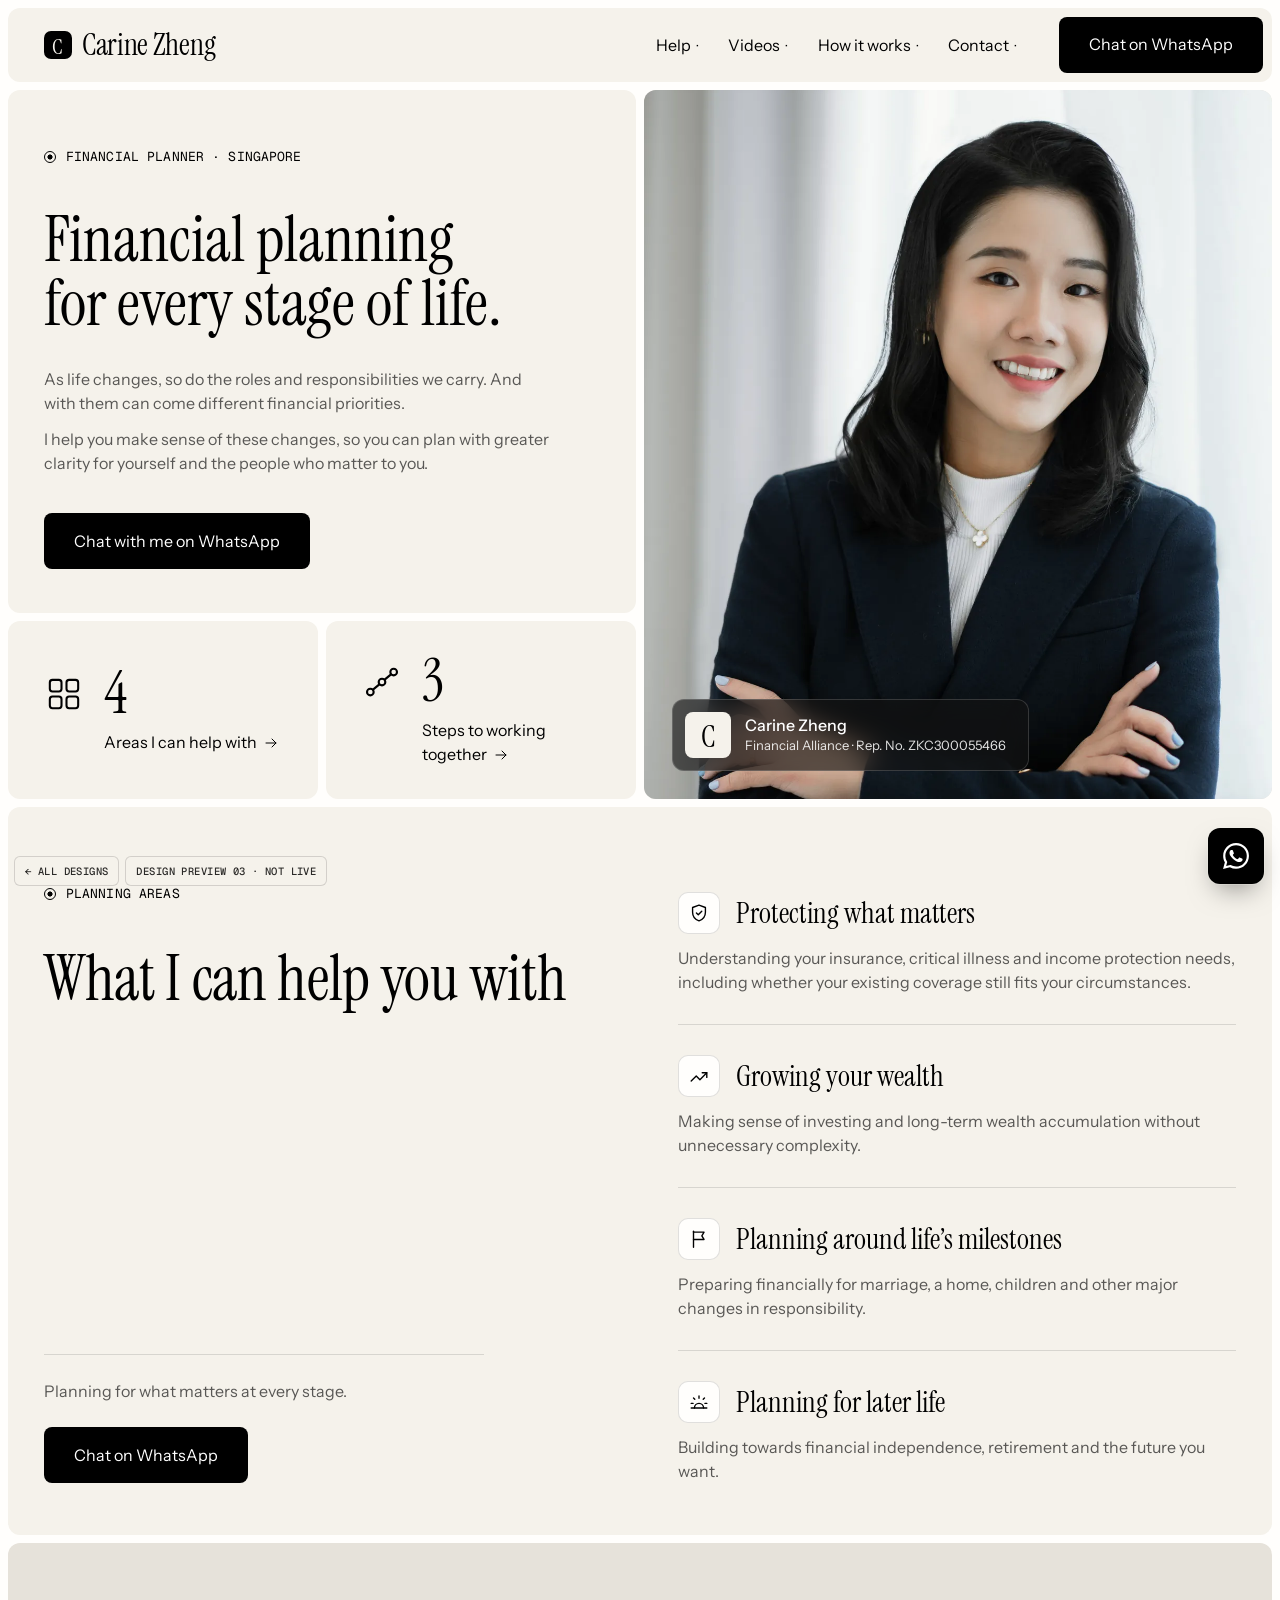
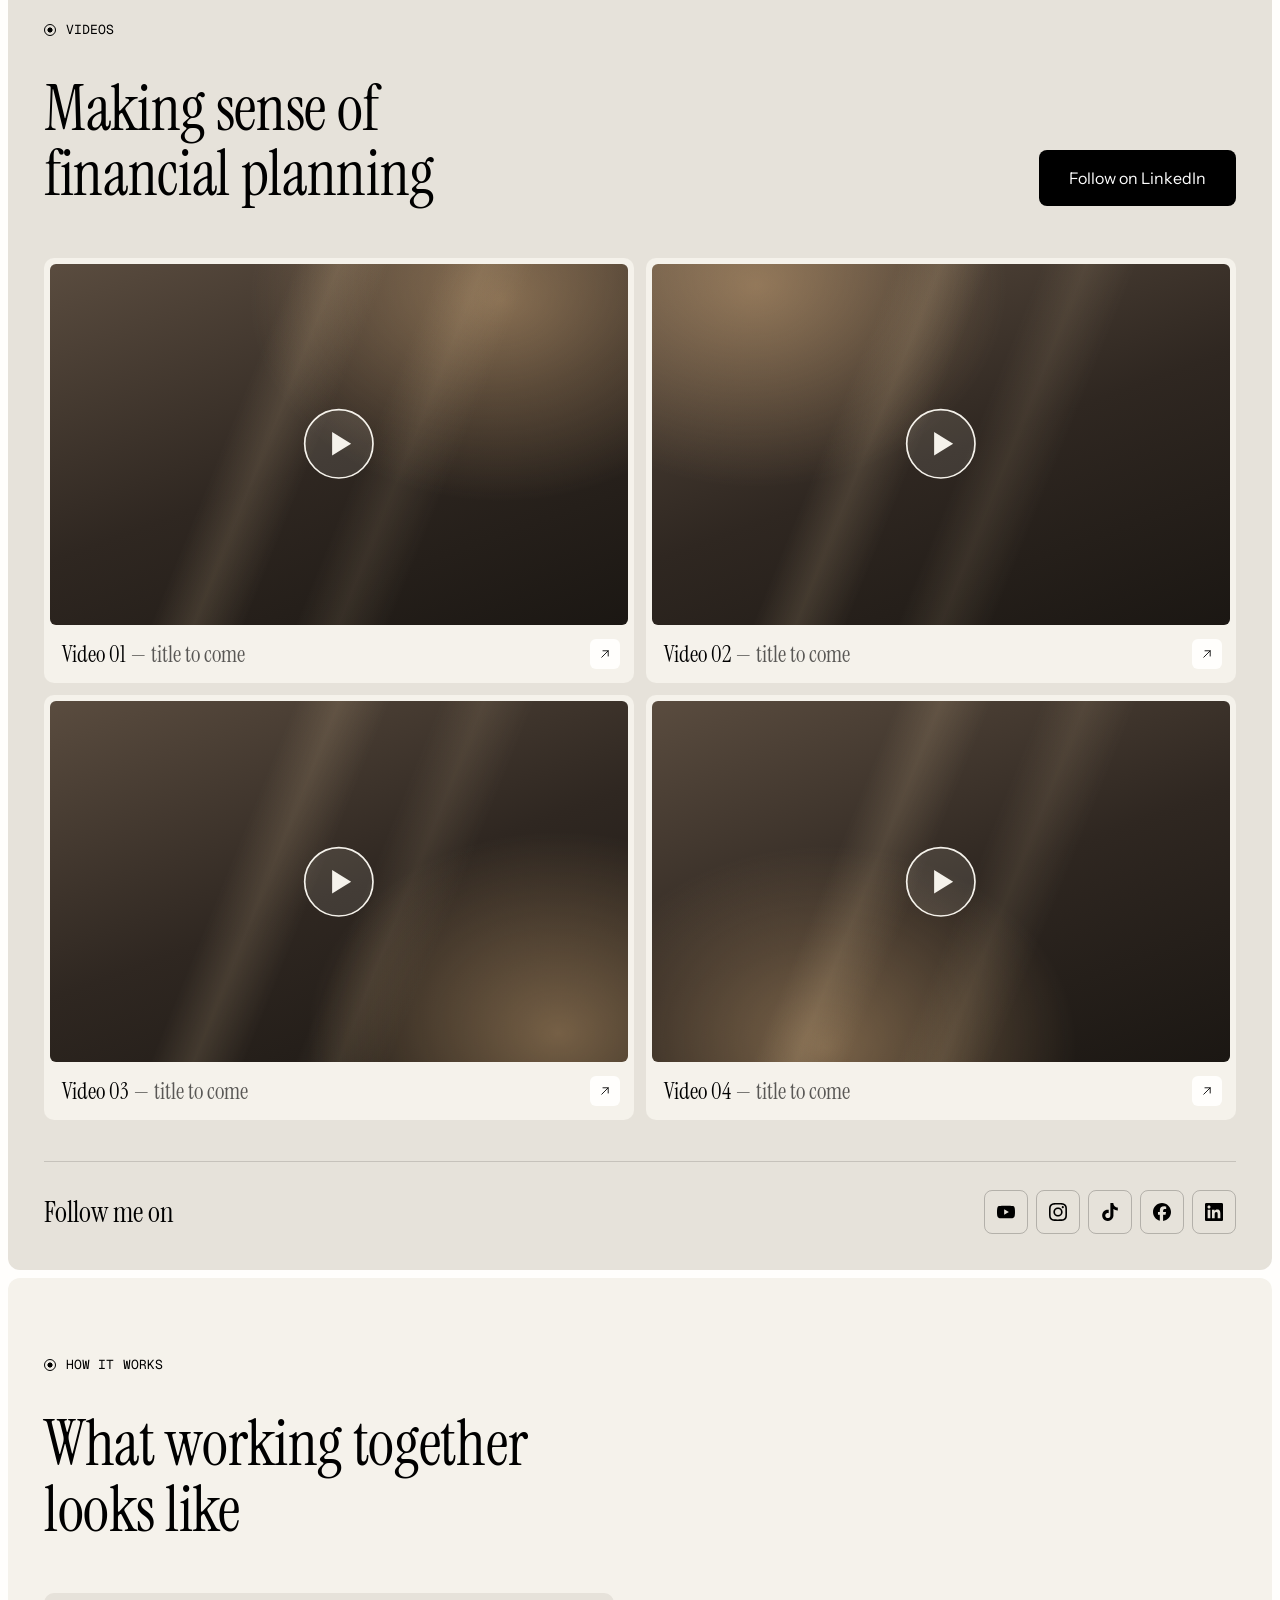
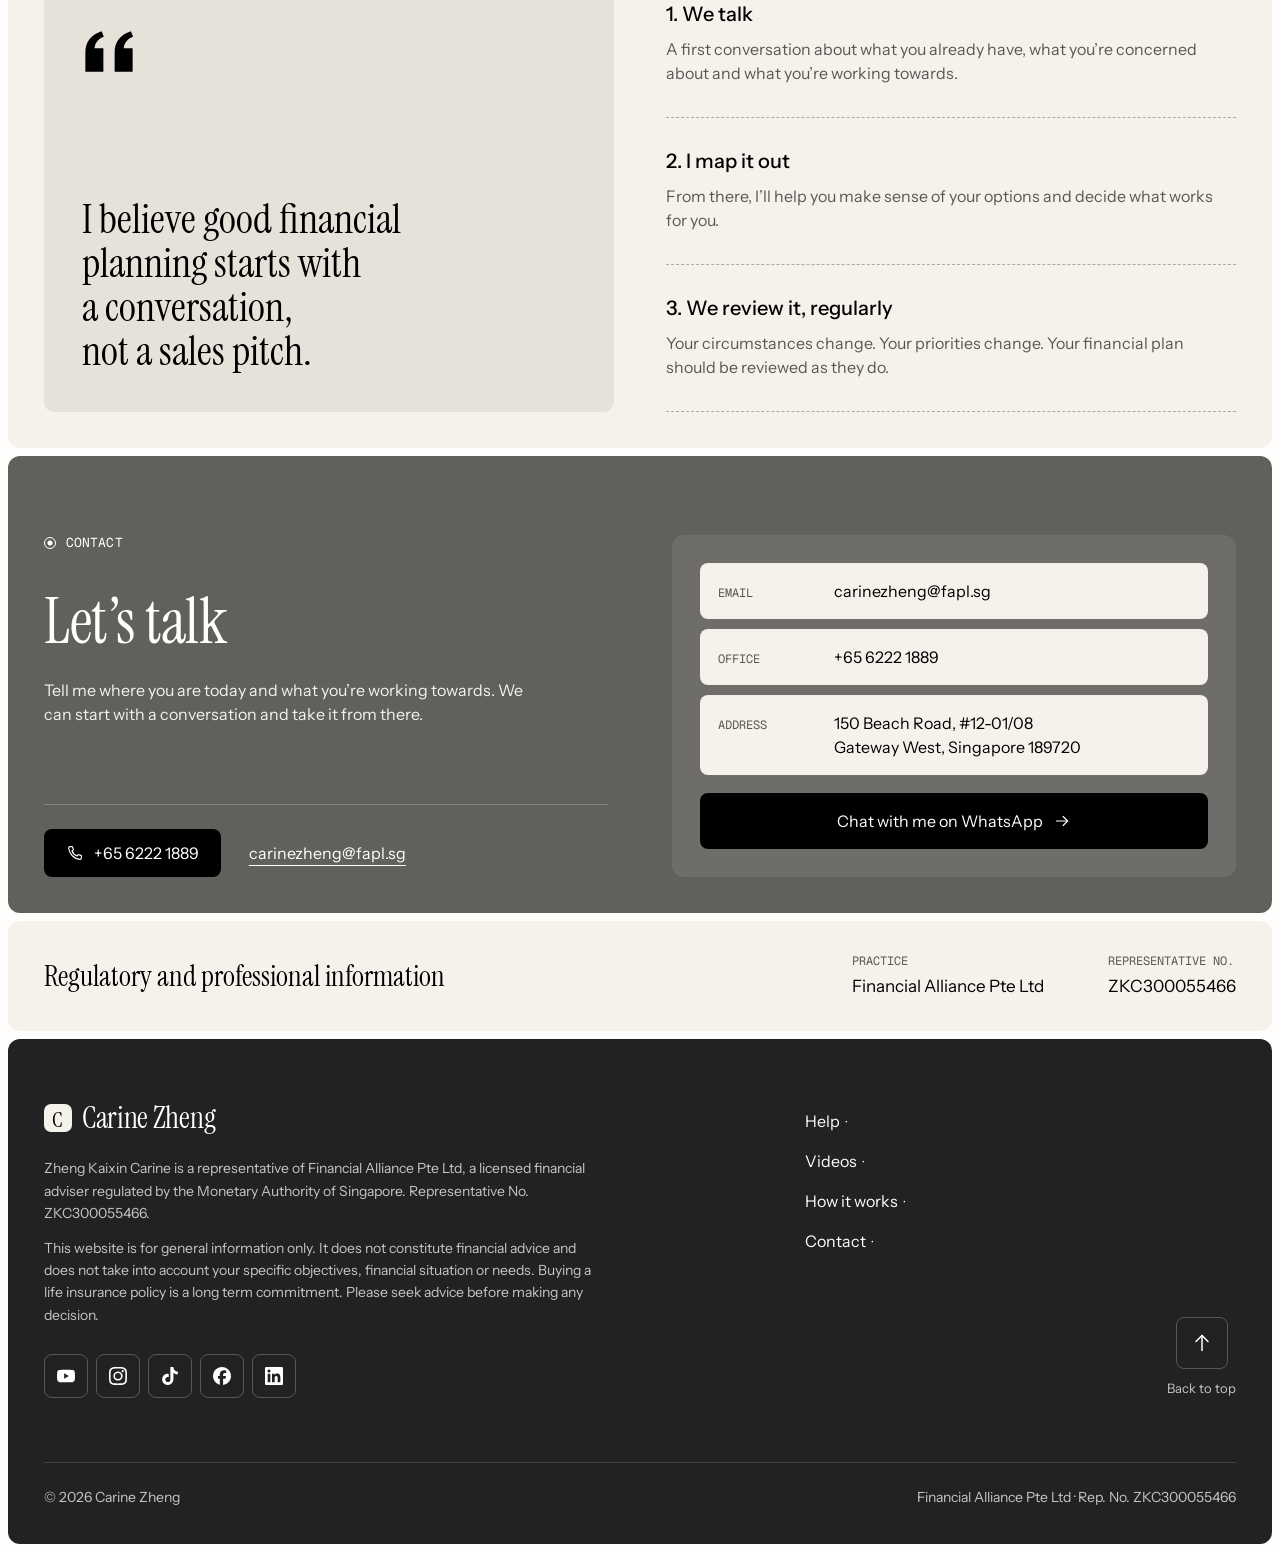
<file: previews/03-bento.html>
<!DOCTYPE html>
<html lang="en-SG">
<head>
<meta charset="utf-8">
<meta name="viewport" content="width=device-width, initial-scale=1, viewport-fit=cover">
<title>Carine Zheng | Financial Planner, Singapore</title>
<meta name="description" content="Design preview 03 · Bento, after Astrixo. Mock-up for Carine Zheng.">
<meta name="robots" content="noindex, nofollow">
<meta name="color-scheme" content="light">
<script>document.documentElement.classList.add('js');</script>
<link rel="preconnect" href="https://fonts.googleapis.com">
<link rel="preconnect" href="https://fonts.gstatic.com" crossorigin>
<link href="https://fonts.googleapis.com/css2?family=Geist+Mono:wght@400;500&family=Instrument+Sans:wght@400;500&family=Instrument+Serif&display=swap" rel="stylesheet">
<link rel="icon" href="data:image/svg+xml,%3Csvg xmlns='http://www.w3.org/2000/svg' viewBox='0 0 64 64'%3E%3Crect width='64' height='64' rx='14' fill='%23000'/%3E%3Ctext x='32' y='47' text-anchor='middle' font-family='Instrument Serif, Georgia, serif' font-size='44' fill='%23f5f2eb'%3EC%3C/text%3E%3C/svg%3E">
<style>
/* Concept 03 · Bento, after Astrixo.
   Every section is a rounded cream panel on a near-white page with 8px gutters. */
:root {
  color-scheme: light;
  --page: #fffefc;
  --panel: #f5f2eb;
  --panel-deep: #e6e2da;
  --card: #fffefc;
  --ink: #000;
  --ink-2: rgba(0, 0, 0, .64);
  --rule: rgba(0, 0, 0, .12);
  --dash: rgba(0, 0, 0, .3);
  --contact: #62605c;
  --footer: #222;
  --on-dark-2: rgba(255, 255, 255, .74);
  --serif: "Instrument Serif", "Iowan Old Style", Georgia, serif;
  --sans: "Instrument Sans", "Helvetica Neue", Arial, sans-serif;
  --mono: "Geist Mono", ui-monospace, "SFMono-Regular", Menlo, monospace;
  --gap: 8px;
  --pad: clamp(20px, 2.8vw, 40px);
  --r: 12px;
  --r-sm: 8px;
  --ease: cubic-bezier(.22, .7, .12, 1);
}

*, *::before, *::after { box-sizing: border-box; }
html { background: var(--page); -webkit-text-size-adjust: 100%; }
body {
  margin: 0;
  padding: var(--gap);
  padding-left: max(var(--gap), env(safe-area-inset-left));
  padding-right: max(var(--gap), env(safe-area-inset-right));
  background: var(--page);
  color: var(--ink);
  font: 400 16px/1.5 var(--sans);
  -webkit-font-smoothing: antialiased;
  overflow-x: clip;
}
img { display: block; max-width: 100%; }
a { color: inherit; }
h1, h2, h3, p, ul, ol, dl, dd, figure { margin: 0; }
ul, ol { padding: 0; list-style: none; }
address { font-style: normal; }
::selection { background: var(--ink); color: var(--panel); }

.vh { position: absolute !important; width: 1px; height: 1px; padding: 0; margin: -1px; overflow: hidden; clip: rect(0 0 0 0); white-space: nowrap; border: 0; }
.sprite { position: absolute; width: 0; height: 0; overflow: hidden; }
.ico { width: 24px; height: 24px; flex: none; fill: none; stroke: currentColor; stroke-width: 1.5; stroke-linecap: round; stroke-linejoin: round; }
.ico--fill { fill: currentColor; stroke: none; }

:focus-visible { outline: 2px solid var(--ink); outline-offset: 3px; border-radius: 6px; }
.on-dark :focus-visible { outline-color: var(--panel); }

.skip {
  position: fixed; left: 16px; top: 16px; z-index: 100;
  transform: translateY(-220%);
  padding: 12px 18px; border-radius: var(--r-sm);
  background: var(--ink); color: #fff; text-decoration: none; font-weight: 500;
}
.skip:focus { transform: none; }

.page { max-width: 1760px; margin: 0 auto; display: grid; gap: var(--gap); }
.panel { background: var(--panel); border-radius: var(--r); padding: var(--pad); }
.panel--deep { background: var(--panel-deep); }

/* Type ------------------------------------------------------------------ */
.eyebrow {
  display: flex; align-items: center; gap: 10px;
  font: 400 13px/1.2 var(--mono); letter-spacing: .01em; text-transform: uppercase;
}
.eyebrow::before {
  content: ""; flex: none; width: 12px; height: 12px; border-radius: 50%;
  border: 1.2px solid currentColor;
  background: radial-gradient(circle, currentColor 0 2.3px, transparent 2.8px);
}
.h2 { font: 400 clamp(42px, 4.9vw, 72px)/1.04 var(--serif); letter-spacing: -.005em; text-wrap: balance; }
.h3 { font: 400 clamp(26px, 2.3vw, 34px)/1.1 var(--serif); }

/* Buttons ---------------------------------------------------------------- */
.btn {
  display: inline-flex; align-items: center; justify-content: center; gap: 10px;
  min-height: 56px; padding: 0 30px; border-radius: var(--r-sm);
  background: var(--ink); color: #fff;
  font: 400 16px/1.2 var(--sans); text-decoration: none; white-space: nowrap;
  transition: background-color .3s var(--ease);
}
.btn:hover { background: #2e2c29; }
.btn .ico { width: 18px; height: 18px; transition: transform .35s var(--ease); }
.btn:hover .ico { transform: translateX(3px); }

/* Nav -------------------------------------------------------------------- */
.nav { display: flex; align-items: center; justify-content: space-between; gap: 24px; padding: 9px 9px 9px clamp(16px, 2.8vw, 40px); }
.brand { display: inline-flex; align-items: center; gap: 10px; font: 400 30px/1 var(--serif); letter-spacing: -.01em; text-decoration: none; white-space: nowrap; }
.brand__mark {
  display: grid; place-items: center; flex: none; width: 28px; height: 28px; padding-top: 3px;
  border-radius: 7px; background: var(--ink); color: var(--panel); font: 400 22px/1 var(--serif);
}
.nav__links { display: flex; gap: clamp(20px, 2.3vw, 34px); margin-left: auto; margin-right: clamp(8px, 1.4vw, 20px); }
.nav__links a { display: inline-block; padding: 10px 0; text-decoration: none; }
.nav__links a::after, .footer__nav a::after { content: "•"; position: relative; top: -2px; margin-left: 5px; font-size: 9px; }
.nav__links a:hover { text-decoration: underline; text-underline-offset: 5px; text-decoration-thickness: 1px; }

/* Hero bento ------------------------------------------------------------- */
.hero {
  display: grid; gap: var(--gap);
  grid-template-columns: repeat(4, minmax(0, 1fr));
  grid-template-areas: "copy copy pic pic" "t1 t2 pic pic";
}
.hero__copy { grid-area: copy; display: flex; flex-direction: column; padding-top: clamp(40px, 4.6vw, 72px); padding-bottom: clamp(36px, 3.4vw, 52px); }
.hero__title { font: 400 clamp(46px, 5vw, 72px)/1 var(--serif); margin: clamp(28px, 3.4vw, 48px) 0 clamp(22px, 2.4vw, 32px); text-wrap: balance; }
.hero__lead { display: grid; gap: 12px; max-width: 46ch; color: var(--ink-2); }
.hero__actions { margin-top: clamp(28px, 3vw, 40px); }

.tile {
  display: grid; grid-template-columns: auto minmax(0, 1fr); column-gap: 20px; row-gap: 8px; align-content: center;
  min-height: clamp(160px, 13vw, 210px); padding-block: clamp(24px, 2.6vw, 40px);
  text-decoration: none; transition: background-color .35s var(--ease);
}
.tile:hover { background: #eeeae1; }
.tile--a { grid-area: t1; }
.tile--b { grid-area: t2; }
.tile__icon { width: 40px; height: 40px; align-self: center; stroke-width: 1.25; }
.tile__num { font: 400 clamp(54px, 4.6vw, 68px)/.95 var(--serif); }
.tile__label { grid-column: 2; }
.nw { white-space: nowrap; }
.tile__label .ico { display: inline-block; width: 16px; height: 16px; margin-left: 6px; vertical-align: -3px; transition: transform .35s var(--ease); }
.tile:hover .tile__label .ico { transform: translateX(4px); }

.portrait { grid-area: pic; position: relative; min-height: 560px; border-radius: var(--r); overflow: hidden; background: var(--panel-deep); }
.portrait img { position: absolute; inset: 0; width: 100%; height: 100%; object-fit: cover; object-position: 50% 18%; }
.glass {
  position: absolute; left: clamp(12px, 2.2vw, 32px); bottom: clamp(12px, 2.2vw, 32px);
  display: flex; align-items: center; gap: 14px; max-width: calc(100% - 24px);
  padding: 12px 22px 12px 12px; border-radius: var(--r);
  background: rgba(20, 20, 20, .62); border: 1px solid rgba(255, 255, 255, .16);
  -webkit-backdrop-filter: blur(14px); backdrop-filter: blur(14px);
  color: #fff;
}
.glass__mark {
  display: grid; place-items: center; flex: none; width: 46px; height: 46px; padding-top: 4px;
  border-radius: var(--r-sm); background: var(--panel); color: var(--ink); font: 400 30px/1 var(--serif);
}
.glass__name { display: block; font-weight: 500; line-height: 1.3; }
.glass__meta { display: block; font-size: 13px; line-height: 1.4; color: rgba(255, 255, 255, .88); }

/* Help ------------------------------------------------------------------- */
.help {
  display: grid; grid-template-columns: minmax(0, 1fr) minmax(0, 1fr); column-gap: clamp(32px, 6vw, 96px);
  padding-top: clamp(48px, 6.2vw, 88px); padding-bottom: clamp(36px, 4vw, 56px);
}
.help__intro { display: flex; flex-direction: column; justify-content: space-between; gap: 40px; }
.help__intro .h2 { margin-top: clamp(28px, 3.4vw, 48px); }
.help__foot { display: grid; justify-items: start; gap: 24px; max-width: 440px; padding-top: 24px; border-top: 1px solid var(--rule); }
.help__sub { color: var(--ink-2); }
.help__item { padding: 30px 0; border-top: 1px solid var(--rule); }
.help__item:first-child { padding-top: 6px; border-top: 0; }
.help__item:last-child { padding-bottom: 0; }
.help__head { display: flex; align-items: center; gap: 16px; margin-bottom: 12px; }
.ibox { display: grid; place-items: center; flex: none; width: 42px; height: 42px; border-radius: 10px; background: var(--card); border: 1px solid var(--rule); }
.ibox .ico { width: 22px; height: 22px; }
.help__desc { max-width: 54ch; color: var(--ink-2); }

/* Section heads ---------------------------------------------------------- */
.sec-head { display: flex; align-items: flex-end; justify-content: space-between; flex-wrap: wrap; gap: 24px 40px; margin-bottom: clamp(32px, 4vw, 56px); }
.sec-head .h2 { margin-top: clamp(24px, 3vw, 40px); }

/* Videos ----------------------------------------------------------------- */
.videos { padding-top: clamp(48px, 6.2vw, 88px); }
.vgrid { display: grid; grid-template-columns: repeat(2, minmax(0, 1fr)); gap: 12px; }
.vcard { padding: 6px; border-radius: 10px; background: var(--panel); }
.vcard__media {
  --lx: 78%; --ly: 10%;
  position: relative; display: grid; place-items: center; aspect-ratio: 16 / 10; border-radius: 6px; overflow: hidden;
  background:
    linear-gradient(112deg, transparent 34%, rgba(255, 224, 176, .13) 40%, transparent 47%, transparent 54%, rgba(255, 224, 176, .09) 60%, transparent 67%),
    radial-gradient(70% 90% at var(--lx) var(--ly), rgba(238, 192, 136, .42), transparent 62%),
    linear-gradient(160deg, #5a4c3f 0%, #2f2721 52%, #1b1713 100%);
}
.vgrid li:nth-child(2) .vcard__media { --lx: 18%; --ly: 6%; }
.vgrid li:nth-child(3) .vcard__media { --lx: 88%; --ly: 92%; }
.vgrid li:nth-child(4) .vcard__media { --lx: 30%; --ly: 96%; }
.vcard__play { width: clamp(56px, 5.6vw, 76px); height: auto; color: var(--panel); }
.vcard__play circle { fill: rgba(245, 242, 235, .1); stroke: currentColor; stroke-width: 1.5; }
.vcard__play path { fill: currentColor; }
.vcard__bar { display: flex; align-items: center; justify-content: space-between; gap: 16px; padding: 14px 8px 8px 12px; }
.vcard__title { font: 400 clamp(21px, 1.8vw, 26px)/1.15 var(--serif); }
.vcard__title span { color: var(--ink-2); }
.abox { display: grid; place-items: center; flex: none; width: 30px; height: 30px; border-radius: 6px; background: var(--card); }
.abox .ico { width: 14px; height: 14px; }

.follow {
  display: flex; align-items: center; justify-content: space-between; flex-wrap: wrap; gap: 20px;
  margin-top: clamp(28px, 3.2vw, 44px); padding-top: clamp(20px, 2.4vw, 28px); border-top: 1px solid rgba(0, 0, 0, .14);
}
.follow__label { font: 400 clamp(26px, 2.3vw, 34px)/1.1 var(--serif); }
.socials { display: flex; flex-wrap: wrap; gap: 8px; }
.socials a {
  display: grid; place-items: center; width: 44px; height: 44px; border-radius: var(--r-sm);
  border: 1px solid rgba(0, 0, 0, .22); color: var(--ink);
  transition: background-color .3s var(--ease), color .3s var(--ease), border-color .3s var(--ease);
}
.socials a:hover { background: var(--ink); border-color: var(--ink); color: #fff; }
.socials .ico { width: 18px; height: 18px; }
.on-dark .socials a { border-color: rgba(255, 255, 255, .24); color: #fff; }
.on-dark .socials a:hover { background: #fff; border-color: #fff; color: var(--ink); }

/* How it works ----------------------------------------------------------- */
.how { padding-top: clamp(48px, 6.2vw, 88px); }
.how__grid { display: grid; grid-template-columns: minmax(0, 1fr) minmax(0, 1fr); gap: clamp(24px, 4vw, 64px); }
.statement {
  display: flex; flex-direction: column; justify-content: space-between; gap: 48px;
  min-height: clamp(320px, 30vw, 440px); padding: clamp(28px, 3vw, 44px);
  border-radius: 10px; background: var(--panel-deep);
}
.statement__mark { width: 54px; height: 41px; fill: var(--ink); transform: rotate(180deg); }
.statement__text { max-width: 21ch; font: 400 clamp(32px, 3.2vw, 48px)/1.08 var(--serif); text-wrap: pretty; }
.steps { display: flex; flex-direction: column; justify-content: center; }
.step { padding: 30px 0 32px; border-bottom: 1px dashed var(--dash); }
.step:first-child { padding-top: 8px; }
.step__name { font: 500 20px/1.3 var(--sans); }
.step__desc { max-width: 50ch; margin-top: 10px; color: var(--ink-2); }

/* Contact ---------------------------------------------------------------- */
.contact {
  display: grid; grid-template-columns: minmax(0, 1fr) minmax(0, 1fr); gap: 48px clamp(32px, 5vw, 96px);
  padding-top: clamp(48px, 6.2vw, 88px); background: var(--contact); color: #fff;
}
.contact__main { display: flex; flex-direction: column; justify-content: space-between; gap: 48px; }
.contact .h2 { margin-top: clamp(24px, 3vw, 40px); }
.contact__lead { max-width: 44ch; margin-top: 24px; color: rgba(255, 255, 255, .92); }
.contact__foot { display: flex; align-items: center; flex-wrap: wrap; gap: 16px 28px; padding-top: 24px; border-top: 1px solid rgba(255, 255, 255, .22); }
.pill {
  display: inline-flex; align-items: center; gap: 10px; min-height: 48px; padding: 0 22px;
  border-radius: var(--r-sm); background: var(--ink); color: #fff; text-decoration: none; white-space: nowrap;
}
.pill:hover { background: #2e2c29; }
.ulink { display: inline-block; padding: 10px 0; color: #fff; text-underline-offset: 6px; text-decoration-thickness: 1px; }
.contact__card { align-self: start; display: grid; gap: 10px; padding: clamp(16px, 2.4vw, 28px); border-radius: var(--r); background: rgba(255, 255, 255, .08); }
.details { display: grid; gap: 10px; }
.detail {
  display: grid; grid-template-columns: 104px minmax(0, 1fr); align-items: baseline; gap: 12px;
  padding: 16px 18px; border-radius: var(--r-sm); background: var(--panel); color: var(--ink);
}
.detail dt { font: 400 12px/1.4 var(--mono); text-transform: uppercase; color: var(--ink-2); }
.detail dd a { text-decoration: none; }
.detail dd a:hover { text-decoration: underline; text-underline-offset: 4px; }
.btn--block { width: 100%; margin-top: 8px; }

/* Credentials ------------------------------------------------------------ */
.creds { display: flex; align-items: center; justify-content: space-between; flex-wrap: wrap; gap: 20px 48px; padding-block: clamp(24px, 2.6vw, 32px); }
.creds__title { font: 400 clamp(26px, 2.3vw, 34px)/1.1 var(--serif); }
.creds__list { display: flex; flex-wrap: wrap; gap: 16px 64px; }
.creds__list dt { font: 400 12px/1.4 var(--mono); text-transform: uppercase; color: var(--ink-2); }
.creds__list dd { margin-top: 4px; font-size: 17px; }

/* Footer ----------------------------------------------------------------- */
.footer { padding-top: clamp(40px, 5vw, 72px); background: var(--footer); color: #fff; }
.footer__top { display: grid; grid-template-columns: minmax(0, 1.4fr) minmax(0, .6fr) auto; gap: 40px clamp(32px, 5vw, 96px); }
.brand--light .brand__mark { background: var(--panel); color: var(--ink); }
.footer__disclaimer { display: grid; gap: 12px; max-width: 62ch; margin-top: 24px; font-size: 14px; line-height: 1.6; color: var(--on-dark-2); }
.footer .socials { margin-top: 28px; }
.footer__nav ul { display: grid; gap: 4px; }
.footer__nav a { display: inline-block; padding: 6px 0; text-decoration: none; }
.footer__nav a:hover { text-decoration: underline; text-underline-offset: 5px; }
.totop { align-self: end; display: grid; justify-items: center; gap: 10px; font-size: 13px; color: var(--on-dark-2); text-decoration: none; }
.totop__box { display: grid; place-items: center; width: 52px; height: 52px; border-radius: var(--r-sm); border: 1px solid rgba(255, 255, 255, .24); color: #fff; transition: background-color .3s var(--ease), color .3s var(--ease); }
.totop:hover .totop__box { background: #fff; color: var(--ink); }
.footer__bottom {
  display: flex; justify-content: space-between; flex-wrap: wrap; gap: 8px 24px;
  margin-top: clamp(40px, 5vw, 64px); padding-top: 24px; border-top: 1px solid rgba(255, 255, 255, .14);
  font-size: 14px; color: var(--on-dark-2);
}

/* Preview tags and anchored WhatsApp button ------------------------------ */
.tags {
  position: fixed; z-index: 60; display: flex; align-items: center; gap: 6px;
  left: max(14px, env(safe-area-inset-left) + 14px); bottom: max(14px, env(safe-area-inset-bottom) + 14px);
}
.tag {
  display: inline-flex; align-items: center; min-height: 30px; padding: 0 10px; border-radius: 6px;
  font: 500 10.5px/1 var(--mono); letter-spacing: .04em; text-transform: uppercase; white-space: nowrap; text-decoration: none;
  background: rgba(245, 242, 235, .9); border: 1px solid rgba(0, 0, 0, .14); color: #2b2a28;
  -webkit-backdrop-filter: blur(8px); backdrop-filter: blur(8px);
}
.tag--back:hover { background: var(--ink); border-color: var(--ink); color: #fff; }

.fab {
  position: fixed; z-index: 60; display: grid; place-items: center; width: 56px; height: 56px;
  right: max(16px, env(safe-area-inset-right) + 16px); bottom: max(16px, env(safe-area-inset-bottom) + 16px);
  border-radius: var(--r); background: var(--ink); color: #fff;
  box-shadow: 0 0 0 1px rgba(245, 242, 235, .28), 0 12px 28px -10px rgba(0, 0, 0, .5);
  transition: transform .3s var(--ease);
}
.fab:hover { transform: translateY(-2px); }
.fab svg { width: 26px; height: 26px; }

/* Reveal ------------------------------------------------------------------ */
.js .reveal { opacity: 0; transform: translateY(18px); transition: opacity .9s var(--ease), transform .9s var(--ease); transition-delay: var(--d, 0ms); }
.js .reveal.is-visible { opacity: 1; transform: none; }

/* Responsive -------------------------------------------------------------- */
@media (max-width: 1100px) {
  .nav__links { display: none; }
}
@media (max-width: 960px) {
  .hero { grid-template-columns: repeat(2, minmax(0, 1fr)); grid-template-areas: "copy copy" "pic pic" "t1 t2"; }
  .portrait { min-height: 0; aspect-ratio: 4 / 5; }
  .help, .how__grid, .contact { grid-template-columns: minmax(0, 1fr); }
  .help__intro { margin-bottom: 40px; }
  .statement { min-height: 0; }
  .footer__top { grid-template-columns: minmax(0, 1fr) auto; }
  .footer__nav { grid-row: 2; }
}
@media (max-width: 640px) {
  .vgrid { grid-template-columns: minmax(0, 1fr); }
  .tile { grid-template-columns: minmax(0, 1fr); row-gap: 10px; min-height: 0; padding: 24px 20px; }
  .tile__icon { width: 32px; height: 32px; }
  .tile__label { grid-column: 1; font-size: 15px; line-height: 1.35; }
  .detail { grid-template-columns: minmax(0, 1fr); gap: 4px; }
  .contact__foot { display: none; }
  .contact__main { gap: 0; }
  .footer__top { grid-template-columns: minmax(0, 1fr); }
  .footer__nav { grid-row: auto; }
  .totop { justify-self: start; justify-items: start; }
  .tags { flex-direction: column; align-items: flex-start; gap: 4px; }
  .tag { min-height: 26px; padding: 0 8px; font-size: 9.5px; }
}
@media (max-width: 420px) {
  .nav { gap: 12px; }
  .brand { font-size: 25px; gap: 8px; }
  .brand__mark { width: 24px; height: 24px; font-size: 19px; }
  .nav .btn { min-height: 46px; padding: 0 16px; font-size: 14px; }
  .glass { padding-right: 14px; }
}
@media (prefers-reduced-motion: reduce) {
  .js .reveal { opacity: 1; transform: none; transition: none; }
  .btn .ico, .tile__label .ico, .fab { transition: none; }
}
</style>
</head>

<body>
<a class="skip" href="#main">Skip to content</a>

<!-- Icon sprite. The four help icons and the brand marks (Simple Icons, CC0)
     come from the current site; the arrows, grid and steps are drawn to match. -->
<svg class="sprite" aria-hidden="true" focusable="false">
  <symbol id="i-shield" viewBox="0 0 24 24"><path d="M12 3.5 5 6v5.2c0 4.6 3 8 7 9.3 4-1.3 7-4.7 7-9.3V6z"/><path d="m9.2 12 2 2 3.8-4"/></symbol>
  <symbol id="i-growth" viewBox="0 0 24 24"><path d="M3.5 17.5 9 12l4 4 7.5-7.5"/><path d="M15.5 8.5h5v5"/></symbol>
  <symbol id="i-milestone" viewBox="0 0 24 24"><path d="M6 21V3.5"/><path d="M6 4.5h11.5l-2.4 4 2.4 4H6"/></symbol>
  <symbol id="i-horizon" viewBox="0 0 24 24"><path d="M3.5 18.5h17"/><path d="M7 18.5a5 5 0 0 1 10 0"/><path d="M12 8V5.5"/><path d="M5.5 13.5h-2"/><path d="M20.5 13.5h-2"/><path d="m7.4 9-1.4-1.4"/><path d="m16.6 9 1.4-1.4"/></symbol>
  <symbol id="i-whatsapp" viewBox="0 0 24 24"><path d="M17.472 14.382c-.297-.149-1.758-.867-2.03-.967-.273-.099-.471-.148-.67.15-.197.297-.767.966-.94 1.164-.173.199-.347.223-.644.075-.297-.15-1.255-.463-2.39-1.475-.883-.788-1.48-1.761-1.653-2.059-.173-.297-.018-.458.13-.606.134-.133.298-.347.446-.52.149-.174.198-.298.298-.497.099-.198.05-.371-.025-.52-.075-.149-.669-1.612-.916-2.207-.242-.579-.487-.5-.669-.51-.173-.008-.371-.01-.57-.01-.198 0-.52.074-.792.372-.272.297-1.04 1.016-1.04 2.479 0 1.462 1.065 2.875 1.213 3.074.149.198 2.096 3.2 5.077 4.487.709.306 1.262.489 1.694.625.712.227 1.36.195 1.871.118.571-.085 1.758-.719 2.006-1.413.248-.694.248-1.289.173-1.413-.074-.124-.272-.198-.57-.347m-5.421 7.403h-.004a9.87 9.87 0 01-5.031-1.378l-.361-.214-3.741.982.998-3.648-.235-.374a9.86 9.86 0 01-1.51-5.26c.001-5.45 4.436-9.884 9.888-9.884 2.64 0 5.122 1.03 6.988 2.898a9.825 9.825 0 012.893 6.994c-.003 5.45-4.437 9.884-9.885 9.884m8.413-18.297A11.815 11.815 0 0012.05 0C5.495 0 .16 5.335.157 11.892c0 2.096.547 4.142 1.588 5.945L.057 24l6.305-1.654a11.882 11.882 0 005.683 1.448h.005c6.554 0 11.89-5.335 11.893-11.893a11.821 11.821 0 00-3.48-8.413Z"/></symbol>
  <symbol id="i-youtube" viewBox="0 0 24 24"><path d="M23.498 6.186a3.016 3.016 0 0 0-2.122-2.136C19.505 3.545 12 3.545 12 3.545s-7.505 0-9.377.505A3.017 3.017 0 0 0 .502 6.186C0 8.07 0 12 0 12s0 3.93.502 5.814a3.016 3.016 0 0 0 2.122 2.136c1.871.505 9.376.505 9.376.505s7.505 0 9.377-.505a3.015 3.015 0 0 0 2.122-2.136C24 15.93 24 12 24 12s0-3.93-.502-5.814zM9.545 15.568V8.432L15.818 12l-6.273 3.568z"/></symbol>
  <symbol id="i-instagram" viewBox="0 0 24 24"><path d="M7.0301.084c-1.2768.0602-2.1487.264-2.911.5634-.7888.3075-1.4575.72-2.1228 1.3877-.6652.6677-1.075 1.3368-1.3802 2.127-.2954.7638-.4956 1.6365-.552 2.914-.0564 1.2775-.0689 1.6882-.0626 4.947.0062 3.2586.0206 3.6671.0825 4.9473.061 1.2765.264 2.1482.5635 2.9107.308.7889.72 1.4573 1.388 2.1228.6679.6655 1.3365 1.0743 2.1285 1.38.7632.295 1.6361.4961 2.9134.552 1.2773.056 1.6884.069 4.9462.0627 3.2578-.0062 3.668-.0207 4.9478-.0814 1.28-.0607 2.147-.2652 2.9098-.5633.7889-.3086 1.4578-.72 2.1228-1.3881.665-.6682 1.0745-1.3378 1.3795-2.1284.2957-.7632.4966-1.636.552-2.9124.056-1.2809.0692-1.6898.063-4.948-.0063-3.2583-.021-3.6668-.0817-4.9465-.0607-1.2797-.264-2.1487-.5633-2.9117-.3084-.7889-.72-1.4568-1.3876-2.1228C21.2982 1.33 20.628.9208 19.8378.6165 19.074.321 18.2017.1197 16.9244.0645 15.6471.0093 15.236-.005 11.977.0014 8.718.0076 8.31.0215 7.0301.0839m.1402 21.6932c-1.17-.0509-1.8053-.2453-2.2287-.408-.5606-.216-.96-.4771-1.3819-.895-.422-.4178-.6811-.8186-.9-1.378-.1644-.4234-.3624-1.058-.4171-2.228-.0595-1.2645-.072-1.6442-.079-4.848-.007-3.2037.0053-3.583.0607-4.848.05-1.169.2456-1.805.408-2.2282.216-.5613.4762-.96.895-1.3816.4188-.4217.8184-.6814 1.3783-.9003.423-.1651 1.0575-.3614 2.227-.4171 1.2655-.06 1.6447-.072 4.848-.079 3.2033-.007 3.5835.005 4.8495.0608 1.169.0508 1.8053.2445 2.228.408.5608.216.96.4754 1.3816.895.4217.4194.6816.8176.9005 1.3787.1653.4217.3617 1.056.4169 2.2263.0602 1.2655.0739 1.645.0796 4.848.0058 3.203-.0055 3.5834-.061 4.848-.051 1.17-.245 1.8055-.408 2.2294-.216.5604-.4763.96-.8954 1.3814-.419.4215-.8181.6811-1.3783.9-.4224.1649-1.0577.3617-2.2262.4174-1.2656.0595-1.6448.072-4.8493.079-3.2045.007-3.5825-.006-4.848-.0608M16.953 5.5864A1.44 1.44 0 1 0 18.39 4.144a1.44 1.44 0 0 0-1.437 1.4424M5.8385 12.012c.0067 3.4032 2.7706 6.1557 6.173 6.1493 3.4026-.0065 6.157-2.7701 6.1506-6.1733-.0065-3.4032-2.771-6.1565-6.174-6.1498-3.403.0067-6.156 2.771-6.1496 6.1738M8 12.0077a4 4 0 1 1 4.008 3.9921A3.9996 3.9996 0 0 1 8 12.0077"/></symbol>
  <symbol id="i-tiktok" viewBox="0 0 24 24"><path d="M12.525.02c1.31-.02 2.61-.01 3.91-.02.08 1.53.63 3.09 1.75 4.17 1.12 1.11 2.7 1.62 4.24 1.79v4.03c-1.44-.05-2.89-.35-4.2-.97-.57-.26-1.1-.59-1.62-.93-.01 2.92.01 5.84-.02 8.75-.08 1.4-.54 2.79-1.35 3.94-1.31 1.92-3.58 3.17-5.91 3.21-1.43.08-2.86-.31-4.08-1.03-2.02-1.19-3.44-3.37-3.65-5.71-.02-.5-.03-1-.01-1.49.18-1.9 1.12-3.72 2.58-4.96 1.66-1.44 3.98-2.13 6.15-1.72.02 1.48-.04 2.96-.04 4.44-.99-.32-2.15-.23-3.02.37-.63.41-1.11 1.04-1.36 1.75-.21.51-.15 1.07-.14 1.61.24 1.64 1.82 3.02 3.5 2.87 1.12-.01 2.19-.66 2.77-1.61.19-.33.4-.67.41-1.06.1-1.79.06-3.57.07-5.36.01-4.03-.01-8.05.02-12.07z"/></symbol>
  <symbol id="i-facebook" viewBox="0 0 24 24"><path d="M9.101 23.691v-7.98H6.627v-3.667h2.474v-1.58c0-4.085 1.848-5.978 5.858-5.978.401 0 .955.042 1.468.103a8.68 8.68 0 0 1 1.141.195v3.325a8.623 8.623 0 0 0-.653-.036 26.805 26.805 0 0 0-.733-.009c-.707 0-1.259.096-1.675.309a1.686 1.686 0 0 0-.679.622c-.258.42-.374.995-.374 1.752v1.297h3.919l-.386 2.103-.287 1.564h-3.246v8.245C19.396 23.238 24 18.179 24 12.044c0-6.627-5.373-12-12-12s-12 5.373-12 12c0 5.628 3.874 10.35 9.101 11.647Z"/></symbol>
  <symbol id="i-linkedin" viewBox="0 0 24 24"><path d="M20.447 20.452h-3.554v-5.569c0-1.328-.027-3.037-1.852-3.037-1.853 0-2.136 1.445-2.136 2.939v5.667H9.351V9h3.414v1.561h.046c.477-.9 1.637-1.85 3.37-1.85 3.601 0 4.267 2.37 4.267 5.455v6.286zM5.337 7.433c-1.144 0-2.063-.926-2.063-2.065 0-1.138.92-2.063 2.063-2.063 1.14 0 2.064.925 2.064 2.063 0 1.139-.925 2.065-2.064 2.065zm1.782 13.019H3.555V9h3.564v11.452zM22.225 0H1.771C.792 0 0 .774 0 1.729v20.542C0 23.227.792 24 1.771 24h20.451C23.2 24 24 23.227 24 22.271V1.729C24 .774 23.2 0 22.222 0h.003z"/></symbol>
  <symbol id="i-grid" viewBox="0 0 24 24"><rect x="3.5" y="3.5" width="7" height="7" rx="1.6"/><rect x="13.5" y="3.5" width="7" height="7" rx="1.6"/><rect x="3.5" y="13.5" width="7" height="7" rx="1.6"/><rect x="13.5" y="13.5" width="7" height="7" rx="1.6"/></symbol>
  <symbol id="i-steps" viewBox="0 0 24 24"><circle cx="5" cy="18" r="2"/><circle cx="12" cy="12" r="2"/><circle cx="19" cy="6" r="2"/><path d="m6.6 16.6 3.8-3.2"/><path d="m13.6 10.6 3.8-3.2"/></symbol>
  <symbol id="i-arrow-r" viewBox="0 0 24 24"><path d="M4.5 12h15"/><path d="m13.5 6 6 6-6 6"/></symbol>
  <symbol id="i-arrow-ur" viewBox="0 0 24 24"><path d="M6.5 17.5 17.5 6.5"/><path d="M8.5 6.5h9v9"/></symbol>
  <symbol id="i-arrow-up" viewBox="0 0 24 24"><path d="M12 19.5v-15"/><path d="m6 10.5 6-6 6 6"/></symbol>
  <symbol id="i-phone" viewBox="0 0 24 24"><path d="M5.5 3.5h3l1.5 4.2-2 1.3a11 11 0 0 0 7 7l1.3-2 4.2 1.5v3a2 2 0 0 1-2.2 2A17 17 0 0 1 3.5 5.7a2 2 0 0 1 2-2.2z"/></symbol>
</svg>

<div class="page">

  <header class="panel nav" id="top">
    <a class="brand" href="#top"><span class="brand__mark" aria-hidden="true">C</span>Carine Zheng</a>
    <nav class="nav__links" aria-label="Primary">
      <a href="#help">Help</a>
      <a href="#videos">Videos</a>
      <a href="#how">How it works</a>
      <a href="#contact">Contact</a>
    </nav>
    <a class="btn" href="https://wa.me/6583893356" rel="noopener" target="_blank">Chat on WhatsApp<span class="vh"> (opens in a new tab)</span></a>
  </header>

  <main id="main" tabindex="-1" class="page">

    <!-- Hero: text panel and two shortcut tiles against a tall portrait -------- -->
    <section class="hero" aria-labelledby="hero-title">
      <div class="panel hero__copy">
        <p class="eyebrow reveal">Financial planner · Singapore</p>
        <h1 class="hero__title reveal" id="hero-title" style="--d: 80ms;">Financial planning for every stage of life.</h1>
        <div class="hero__lead reveal" style="--d: 160ms;">
          <p>As life changes, so do the roles and responsibilities we carry. And with them can come different financial priorities.</p>
          <p>I help you make sense of these changes, so you can plan with greater clarity for yourself and the people who matter to you.</p>
        </div>
        <div class="hero__actions reveal" style="--d: 240ms;">
          <a class="btn" href="https://wa.me/6583893356" rel="noopener" target="_blank">Chat with me on WhatsApp<span class="vh"> (opens in a new tab)</span></a>
        </div>
      </div>

      <a class="panel tile tile--a" href="#help">
        <svg class="ico tile__icon" aria-hidden="true"><use href="#i-grid"/></svg>
        <span class="tile__num">4</span>
        <span class="tile__label">Areas I can help <span class="nw">with<svg class="ico" aria-hidden="true"><use href="#i-arrow-r"/></svg></span></span>
      </a>
      <a class="panel tile tile--b" href="#how">
        <svg class="ico tile__icon" aria-hidden="true"><use href="#i-steps"/></svg>
        <span class="tile__num">3</span>
        <span class="tile__label">Steps to working <span class="nw">together<svg class="ico" aria-hidden="true"><use href="#i-arrow-r"/></svg></span></span>
      </a>

      <figure class="portrait">
        <img src="[data-uri]" alt="Carine Zheng, financial planner with Financial Alliance" width="1200" height="1500" fetchpriority="high" decoding="async">
        <figcaption class="glass">
          <span class="glass__mark" aria-hidden="true">C</span>
          <span>
            <span class="glass__name">Carine Zheng</span>
            <span class="glass__meta">Financial Alliance · Rep. No. ZKC300055466</span>
          </span>
        </figcaption>
      </figure>
    </section>

    <!-- What I can help you with -------------------------------------------- -->
    <section class="panel help" id="help" aria-labelledby="help-title">
      <div class="help__intro">
        <div>
          <p class="eyebrow reveal">Planning areas</p>
          <h2 class="h2 reveal" id="help-title" style="--d: 80ms;">What I can help you with</h2>
        </div>
        <div class="help__foot reveal">
          <p class="help__sub">Planning for what matters at every stage.</p>
          <a class="btn" href="https://wa.me/6583893356" rel="noopener" target="_blank">Chat on WhatsApp<span class="vh"> (opens in a new tab)</span></a>
        </div>
      </div>

      <ul class="help__list">
        <li class="help__item reveal">
          <div class="help__head">
            <span class="ibox" aria-hidden="true"><svg class="ico"><use href="#i-shield"/></svg></span>
            <h3 class="h3">Protecting what matters</h3>
          </div>
          <p class="help__desc">Understanding your insurance, critical illness and income protection needs, including whether your existing coverage still fits your circumstances.</p>
        </li>
        <li class="help__item reveal" style="--d: 80ms;">
          <div class="help__head">
            <span class="ibox" aria-hidden="true"><svg class="ico"><use href="#i-growth"/></svg></span>
            <h3 class="h3">Growing your wealth</h3>
          </div>
          <p class="help__desc">Making sense of investing and long-term wealth accumulation without unnecessary complexity.</p>
        </li>
        <li class="help__item reveal" style="--d: 160ms;">
          <div class="help__head">
            <span class="ibox" aria-hidden="true"><svg class="ico"><use href="#i-milestone"/></svg></span>
            <h3 class="h3">Planning around life’s milestones</h3>
          </div>
          <p class="help__desc">Preparing financially for marriage, a home, children and other major changes in responsibility.</p>
        </li>
        <li class="help__item reveal" style="--d: 240ms;">
          <div class="help__head">
            <span class="ibox" aria-hidden="true"><svg class="ico"><use href="#i-horizon"/></svg></span>
            <h3 class="h3">Planning for later life</h3>
          </div>
          <p class="help__desc">Building towards financial independence, retirement and the future you want.</p>
        </li>
      </ul>
    </section>

    <!-- Making sense of financial planning --------------------------------- -->
    <section class="panel panel--deep videos" id="videos" aria-labelledby="videos-title">
      <div class="sec-head">
        <div>
          <p class="eyebrow reveal">Videos</p>
          <h2 class="h2 reveal" id="videos-title" style="--d: 80ms;">Making sense of<br> financial planning</h2>
        </div>
        <a class="btn reveal" href="https://www.linkedin.com/in/carinezheng/" rel="me noopener" target="_blank">Follow on LinkedIn<span class="vh"> (opens in a new tab)</span></a>
      </div>

      <!-- MOCK-UP. Placeholder tiles until Carine's video links arrive; see
           CONTENT-QUERIES.md section 4. Each .vcard__media becomes the embed. -->
      <ul class="vgrid" aria-label="Videos">
        <li class="vcard reveal">
          <div class="vcard__media">
            <svg class="vcard__play" viewBox="0 0 64 64" aria-hidden="true" focusable="false"><circle cx="32" cy="32" r="30.5"/><path d="M26 21.5v21l17-10.5z"/></svg>
          </div>
          <div class="vcard__bar">
            <p class="vcard__title">Video 01 <span>— title to come</span><span class="vh"> (placeholder)</span></p>
            <span class="abox" aria-hidden="true"><svg class="ico"><use href="#i-arrow-ur"/></svg></span>
          </div>
        </li>
        <li class="vcard reveal" style="--d: 80ms;">
          <div class="vcard__media">
            <svg class="vcard__play" viewBox="0 0 64 64" aria-hidden="true" focusable="false"><circle cx="32" cy="32" r="30.5"/><path d="M26 21.5v21l17-10.5z"/></svg>
          </div>
          <div class="vcard__bar">
            <p class="vcard__title">Video 02 <span>— title to come</span><span class="vh"> (placeholder)</span></p>
            <span class="abox" aria-hidden="true"><svg class="ico"><use href="#i-arrow-ur"/></svg></span>
          </div>
        </li>
        <li class="vcard reveal">
          <div class="vcard__media">
            <svg class="vcard__play" viewBox="0 0 64 64" aria-hidden="true" focusable="false"><circle cx="32" cy="32" r="30.5"/><path d="M26 21.5v21l17-10.5z"/></svg>
          </div>
          <div class="vcard__bar">
            <p class="vcard__title">Video 03 <span>— title to come</span><span class="vh"> (placeholder)</span></p>
            <span class="abox" aria-hidden="true"><svg class="ico"><use href="#i-arrow-ur"/></svg></span>
          </div>
        </li>
        <li class="vcard reveal" style="--d: 80ms;">
          <div class="vcard__media">
            <svg class="vcard__play" viewBox="0 0 64 64" aria-hidden="true" focusable="false"><circle cx="32" cy="32" r="30.5"/><path d="M26 21.5v21l17-10.5z"/></svg>
          </div>
          <div class="vcard__bar">
            <p class="vcard__title">Video 04 <span>— title to come</span><span class="vh"> (placeholder)</span></p>
            <span class="abox" aria-hidden="true"><svg class="ico"><use href="#i-arrow-ur"/></svg></span>
          </div>
        </li>
      </ul>

      <div class="follow reveal">
        <p class="follow__label">Follow me on</p>
        <!-- MOCK-UP. Empty hrefs until Carine's profile URLs arrive. -->
        <ul class="socials">
          <li><a href="#" aria-label="YouTube"><svg class="ico ico--fill" aria-hidden="true"><use href="#i-youtube"/></svg></a></li>
          <li><a href="#" aria-label="Instagram"><svg class="ico ico--fill" aria-hidden="true"><use href="#i-instagram"/></svg></a></li>
          <li><a href="#" aria-label="TikTok"><svg class="ico ico--fill" aria-hidden="true"><use href="#i-tiktok"/></svg></a></li>
          <li><a href="#" aria-label="Facebook"><svg class="ico ico--fill" aria-hidden="true"><use href="#i-facebook"/></svg></a></li>
          <li><a href="https://www.linkedin.com/in/carinezheng/" rel="me noopener" target="_blank" aria-label="LinkedIn (opens in a new tab)"><svg class="ico ico--fill" aria-hidden="true"><use href="#i-linkedin"/></svg></a></li>
        </ul>
      </div>
    </section>

    <!-- What working together looks like ------------------------------------ -->
    <section class="panel how" id="how" aria-labelledby="how-title">
      <div class="sec-head">
        <div>
          <p class="eyebrow reveal">How it works</p>
          <h2 class="h2 reveal" id="how-title" style="--d: 80ms;">What working together<br> looks like</h2>
        </div>
      </div>

      <div class="how__grid">
        <div class="statement reveal">
          <svg class="statement__mark" viewBox="0 0 48 36" aria-hidden="true" focusable="false"><path d="M3 0h16v17c0 9.5-5 16-14.5 19L2.6 31.2C7.4 29.4 10.4 26 10.9 21H3zm26 0h16v17c0 9.5-5 16-14.5 19l-1.9-4.8c4.8-1.8 7.8-5.2 8.3-10.2H29z"/></svg>
          <p class="statement__text">I believe good financial planning starts with a&nbsp;conversation, not&nbsp;a&nbsp;sales&nbsp;pitch.</p>
        </div>

        <ol class="steps">
          <li class="step reveal">
            <h3 class="step__name">1. We talk</h3>
            <p class="step__desc">A first conversation about what you already have, what you’re concerned about and what you’re working towards.</p>
          </li>
          <li class="step reveal" style="--d: 80ms;">
            <h3 class="step__name">2. I map it out</h3>
            <p class="step__desc">From there, I’ll help you make sense of your options and decide what works for you.</p>
          </li>
          <li class="step reveal" style="--d: 160ms;">
            <h3 class="step__name">3. We review it, regularly</h3>
            <p class="step__desc">Your circumstances change. Your priorities change. Your financial plan should be reviewed as they do.</p>
          </li>
        </ol>
      </div>
    </section>

    <!-- Let's talk ---------------------------------------------------------- -->
    <section class="panel contact on-dark" id="contact" aria-labelledby="contact-title">
      <div class="contact__main">
        <div>
          <p class="eyebrow reveal">Contact</p>
          <h2 class="h2 reveal" id="contact-title" style="--d: 80ms;">Let’s talk</h2>
          <p class="contact__lead reveal" style="--d: 160ms;">Tell me where you are today and what you’re working towards. We can start with a conversation and take it from there.</p>
        </div>
        <div class="contact__foot reveal">
          <a class="pill" href="tel:+6562221889"><svg class="ico" aria-hidden="true" style="width:18px;height:18px"><use href="#i-phone"/></svg>+65 6222 1889</a>
          <a class="ulink" href="mailto:carinezheng@fapl.sg">carinezheng@fapl.sg</a>
        </div>
      </div>

      <div class="contact__card reveal" style="--d: 120ms;">
        <dl class="details">
          <div class="detail">
            <dt>Email</dt>
            <dd><a href="mailto:carinezheng@fapl.sg">carinezheng@fapl.sg</a></dd>
          </div>
          <div class="detail">
            <dt>Office</dt>
            <dd><a href="tel:+6562221889">+65 6222 1889</a></dd>
          </div>
          <div class="detail">
            <dt>Address</dt>
            <dd>
              <address>
                150 Beach Road, #12-01/08<br>
                Gateway West, Singapore 189720
              </address>
            </dd>
          </div>
        </dl>
        <a class="btn btn--block" href="https://wa.me/6583893356" rel="noopener" target="_blank">Chat with me on WhatsApp<span class="vh"> (opens in a new tab)</span><svg class="ico" aria-hidden="true"><use href="#i-arrow-r"/></svg></a>
      </div>
    </section>

    <!-- Regulatory and professional information ----------------------------- -->
    <section class="panel creds" aria-labelledby="creds-title">
      <h2 class="creds__title" id="creds-title">Regulatory and professional information</h2>
      <dl class="creds__list">
        <div>
          <dt>Practice</dt>
          <dd>Financial Alliance Pte Ltd</dd>
        </div>
        <div>
          <dt>Representative No.</dt>
          <dd>ZKC300055466</dd>
        </div>
      </dl>
    </section>

  </main>

  <footer class="panel footer on-dark">
    <div class="footer__top">
      <div>
        <p class="brand brand--light"><span class="brand__mark" aria-hidden="true">C</span>Carine Zheng</p>
        <div class="footer__disclaimer">
          <p>Zheng Kaixin Carine is a representative of Financial Alliance Pte Ltd, a licensed financial adviser regulated by the Monetary Authority of Singapore. Representative No. ZKC300055466.</p>
          <p>This website is for general information only. It does not constitute financial advice and does not take into account your specific objectives, financial situation or needs. Buying a life insurance policy is a long term commitment. Please seek advice before making any decision.</p>
        </div>
        <ul class="socials" aria-label="Social profiles">
          <li><a href="#" aria-label="YouTube"><svg class="ico ico--fill" aria-hidden="true"><use href="#i-youtube"/></svg></a></li>
          <li><a href="#" aria-label="Instagram"><svg class="ico ico--fill" aria-hidden="true"><use href="#i-instagram"/></svg></a></li>
          <li><a href="#" aria-label="TikTok"><svg class="ico ico--fill" aria-hidden="true"><use href="#i-tiktok"/></svg></a></li>
          <li><a href="#" aria-label="Facebook"><svg class="ico ico--fill" aria-hidden="true"><use href="#i-facebook"/></svg></a></li>
          <li><a href="https://www.linkedin.com/in/carinezheng/" rel="me noopener" target="_blank" aria-label="LinkedIn (opens in a new tab)"><svg class="ico ico--fill" aria-hidden="true"><use href="#i-linkedin"/></svg></a></li>
        </ul>
      </div>

      <nav class="footer__nav" aria-label="Footer">
        <ul>
          <li><a href="#help">Help</a></li>
          <li><a href="#videos">Videos</a></li>
          <li><a href="#how">How it works</a></li>
          <li><a href="#contact">Contact</a></li>
        </ul>
      </nav>

      <a class="totop" href="#top">
        <span class="totop__box"><svg class="ico" aria-hidden="true"><use href="#i-arrow-up"/></svg></span>
        Back to top
      </a>
    </div>

    <div class="footer__bottom">
      <p>© 2026 Carine Zheng</p>
      <p>Financial Alliance Pte Ltd · Rep. No. ZKC300055466</p>
    </div>
  </footer>

</div>

<div class="tags">
  <a class="tag tag--back" href="index.html">← All designs</a>
  <div class="tag tag--mock">Design preview 03 · not live</div>
</div>

<a class="fab" href="https://wa.me/6583893356" rel="noopener" target="_blank" title="Chat with me on WhatsApp">
  <svg class="ico--fill" aria-hidden="true" focusable="false"><use href="#i-whatsapp"/></svg>
  <span class="vh">Chat with me on WhatsApp (opens in a new tab)</span>
</a>

<script>
(function () {
  'use strict';
  var els = document.querySelectorAll('.reveal');
  var reduce = window.matchMedia('(prefers-reduced-motion: reduce)').matches;
  if (reduce || !('IntersectionObserver' in window)) {
    els.forEach(function (el) { el.classList.add('is-visible'); });
    return;
  }
  var io = new IntersectionObserver(function (entries) {
    entries.forEach(function (entry) {
      if (!entry.isIntersecting) return;
      entry.target.classList.add('is-visible');
      io.unobserve(entry.target);
    });
  }, { rootMargin: '0px 0px -8% 0px', threshold: 0 });
  els.forEach(function (el) { io.observe(el); });
})();
</script>
</body>
</html>
</file>
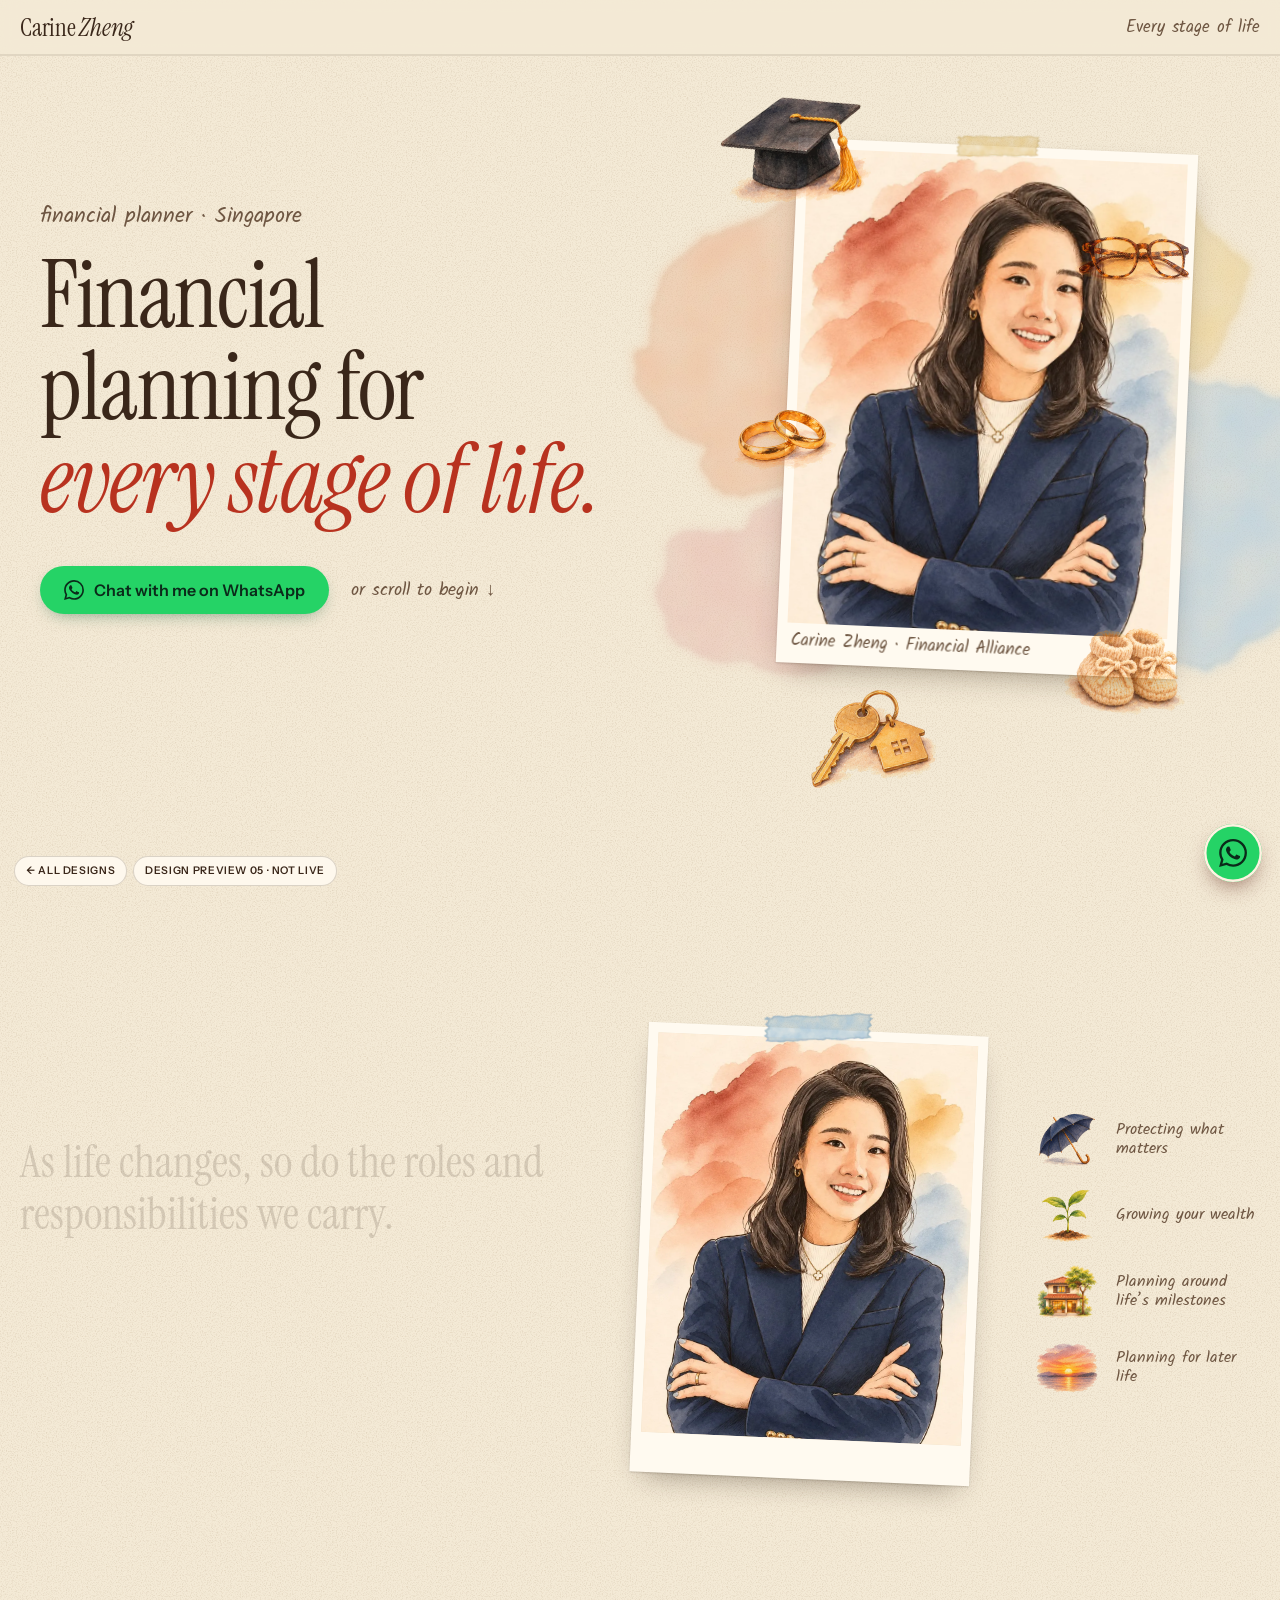
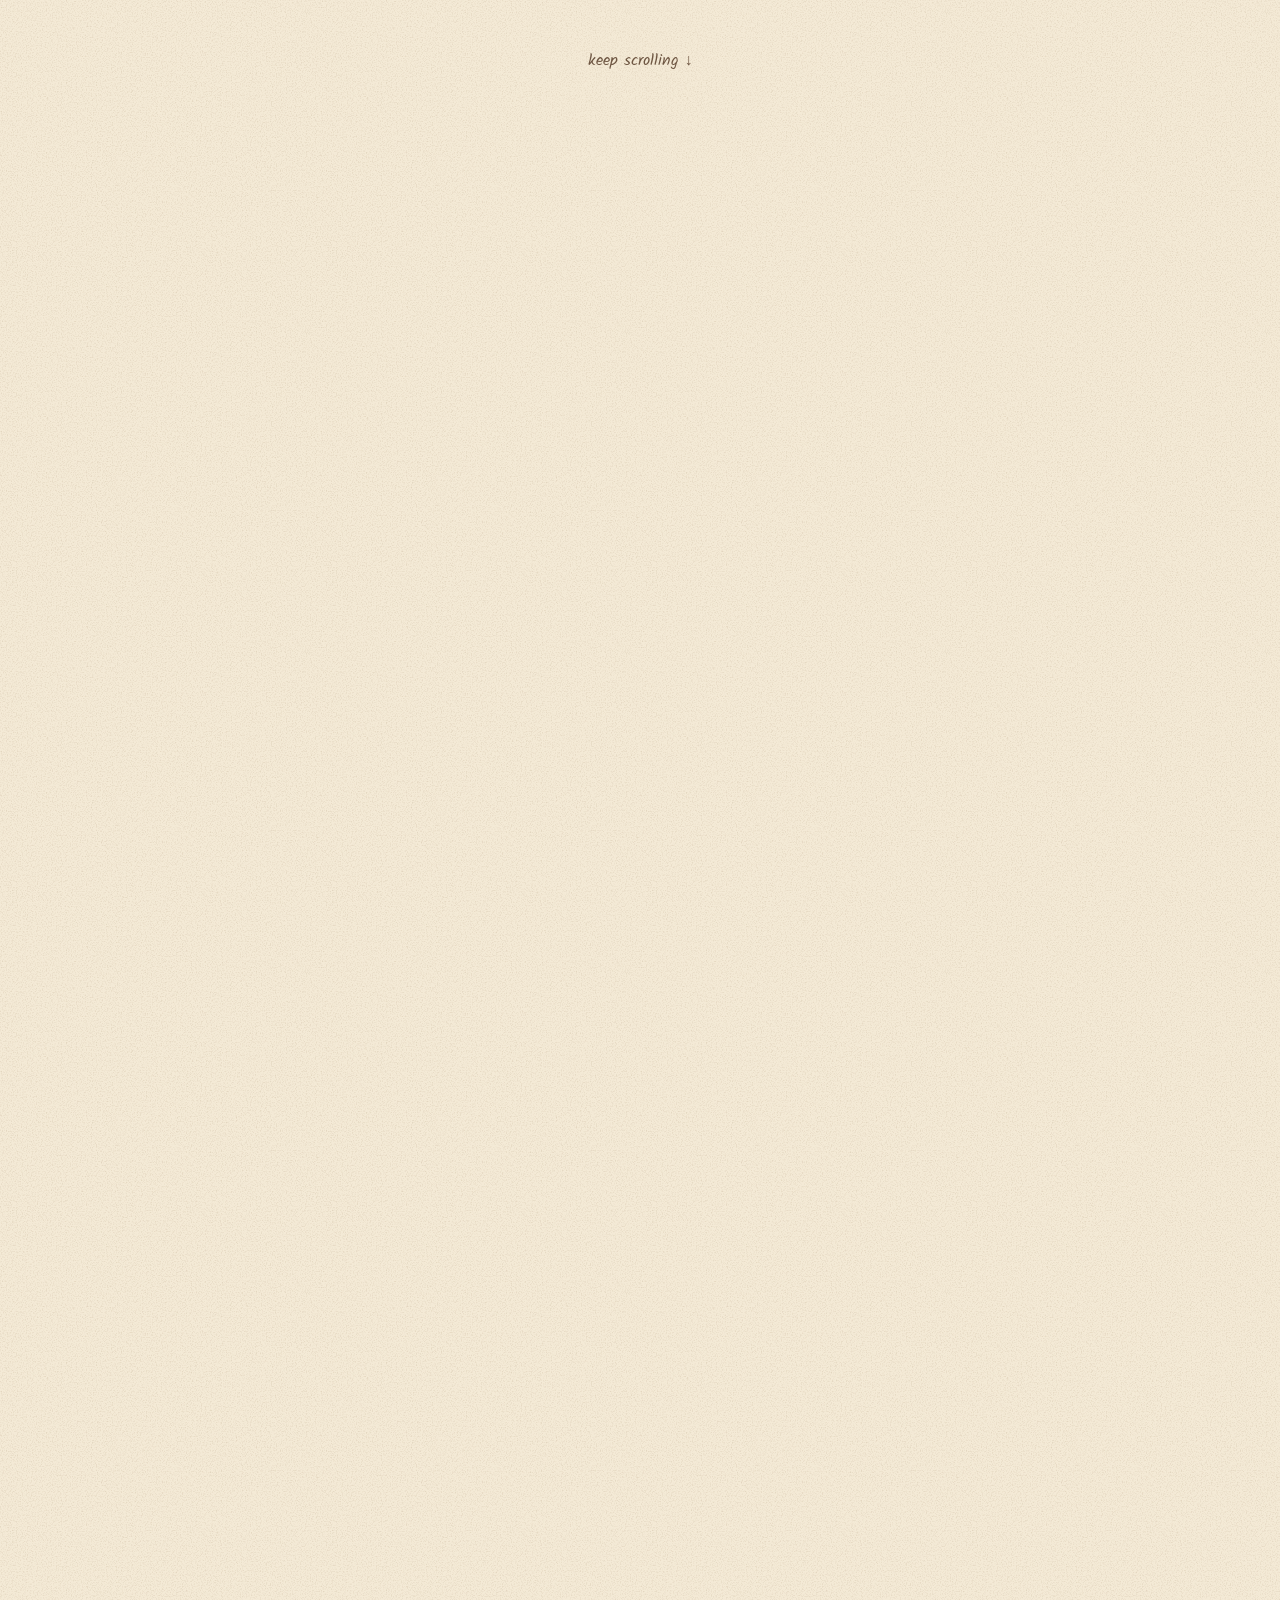
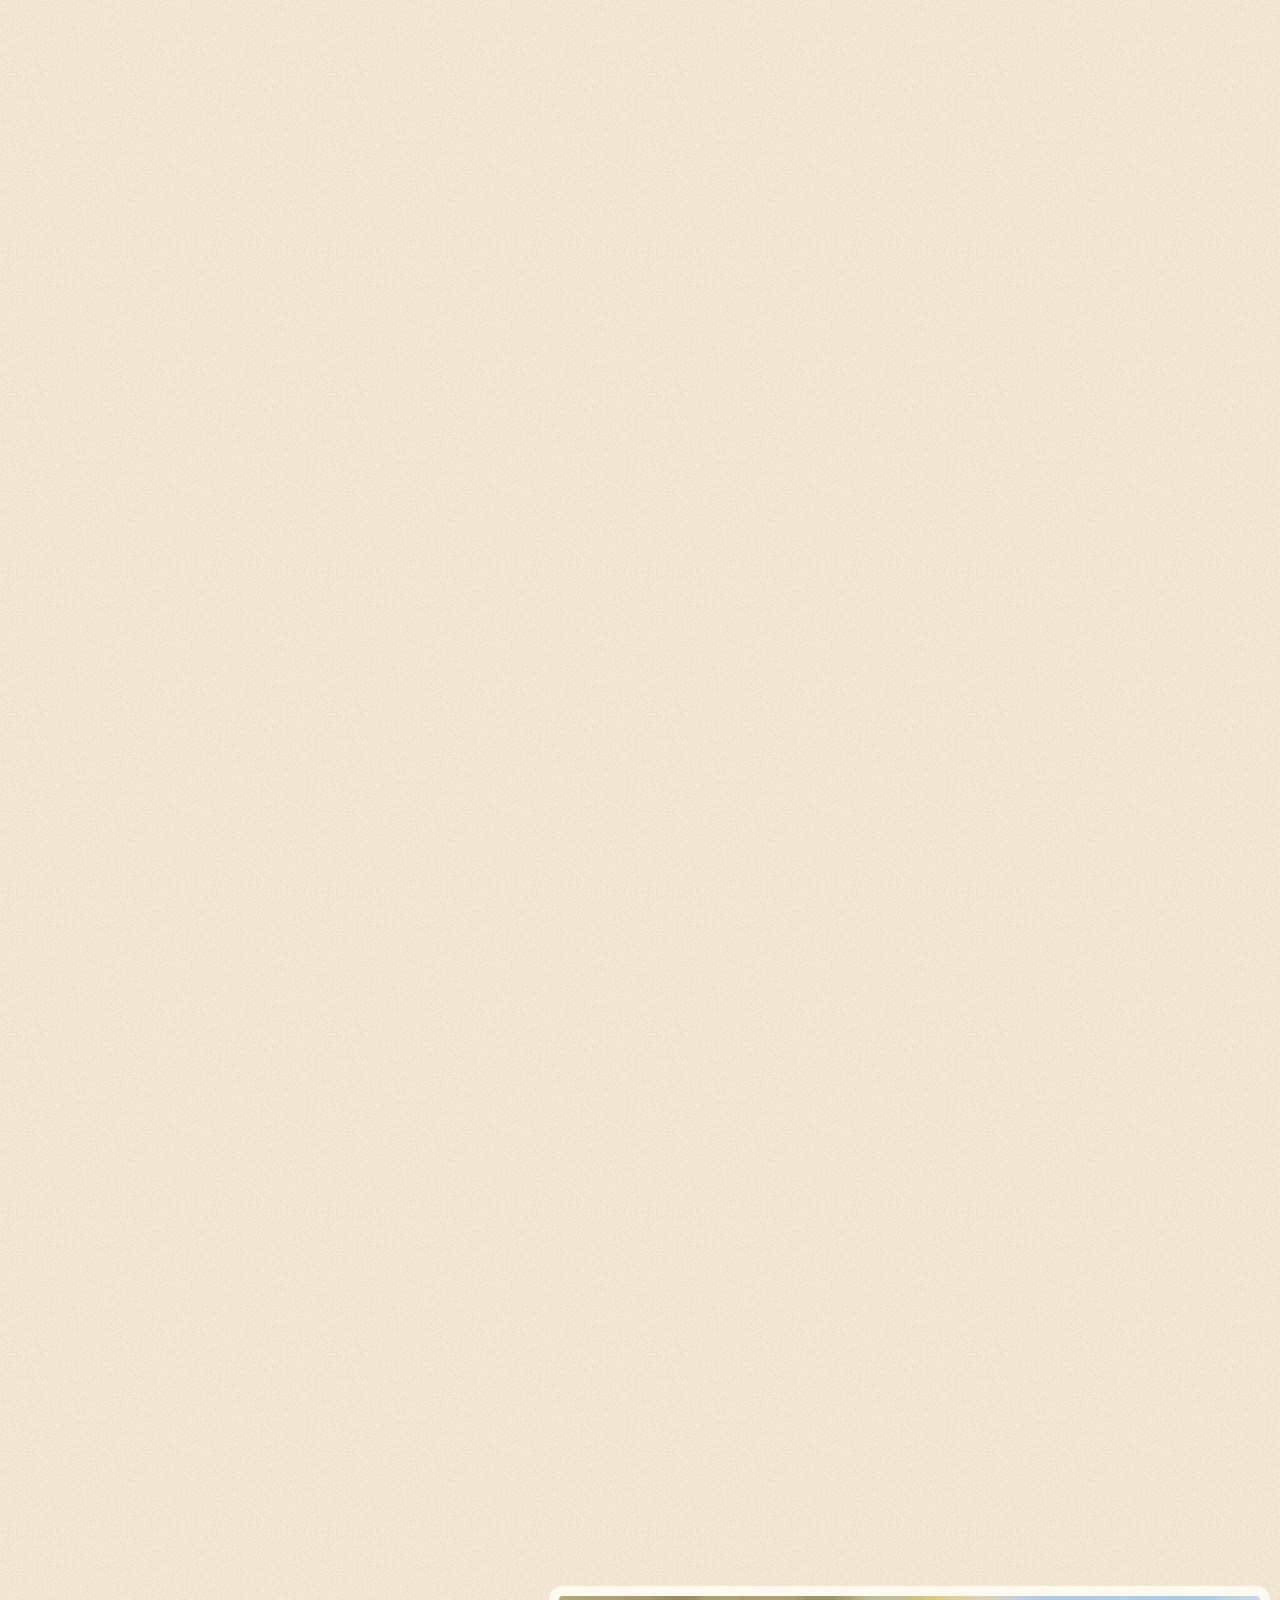
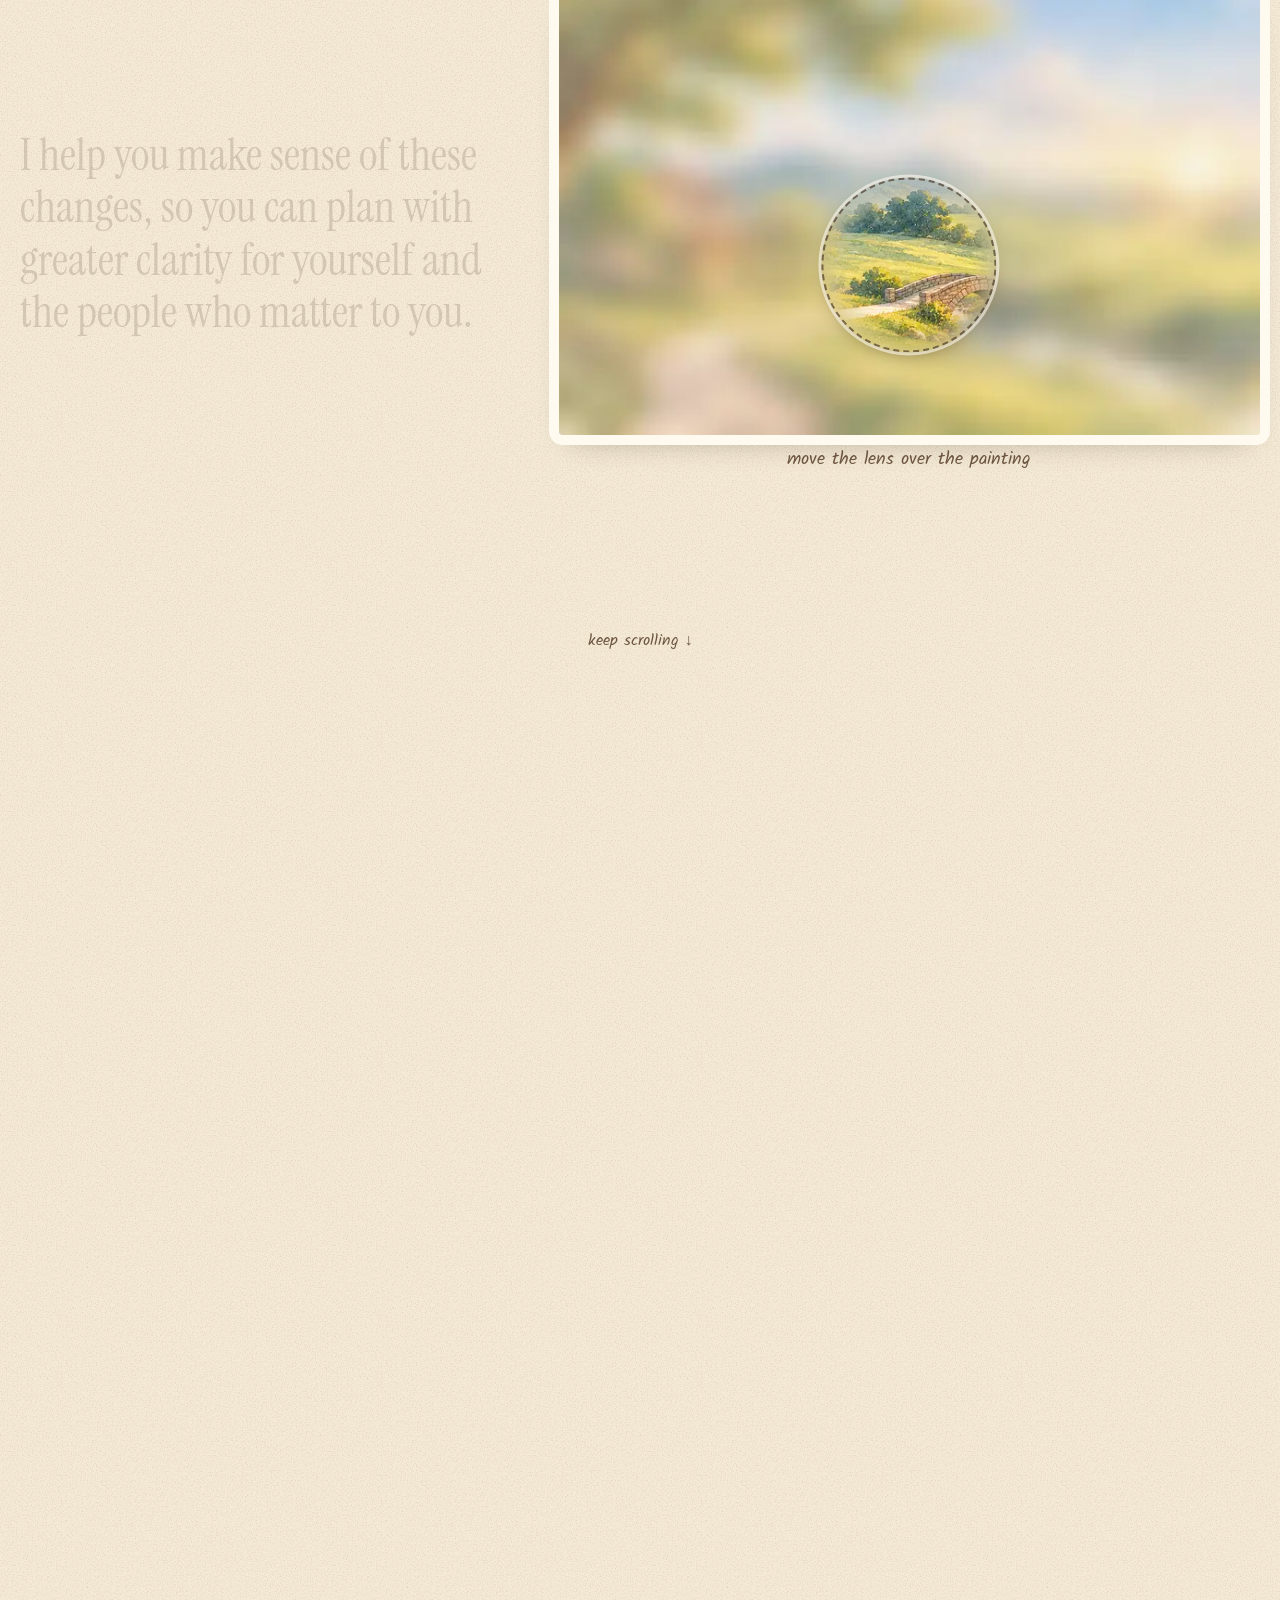
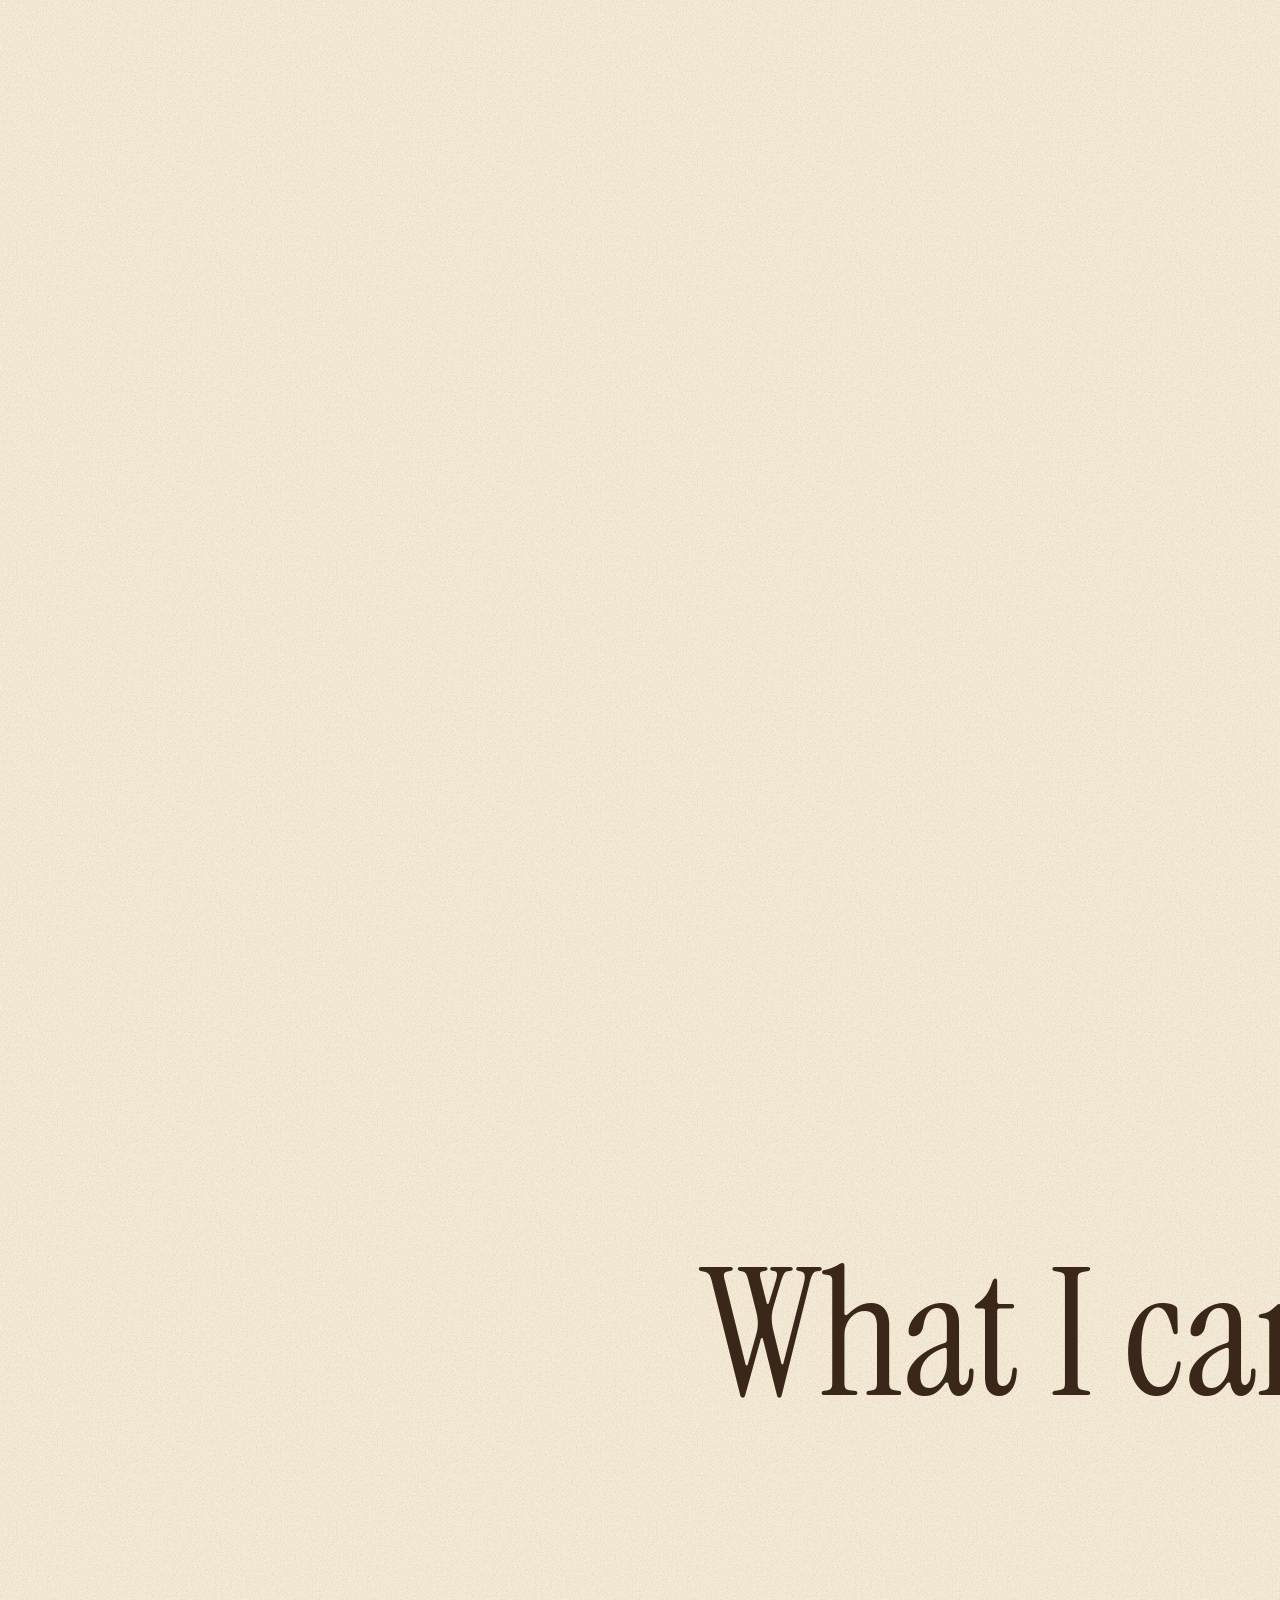
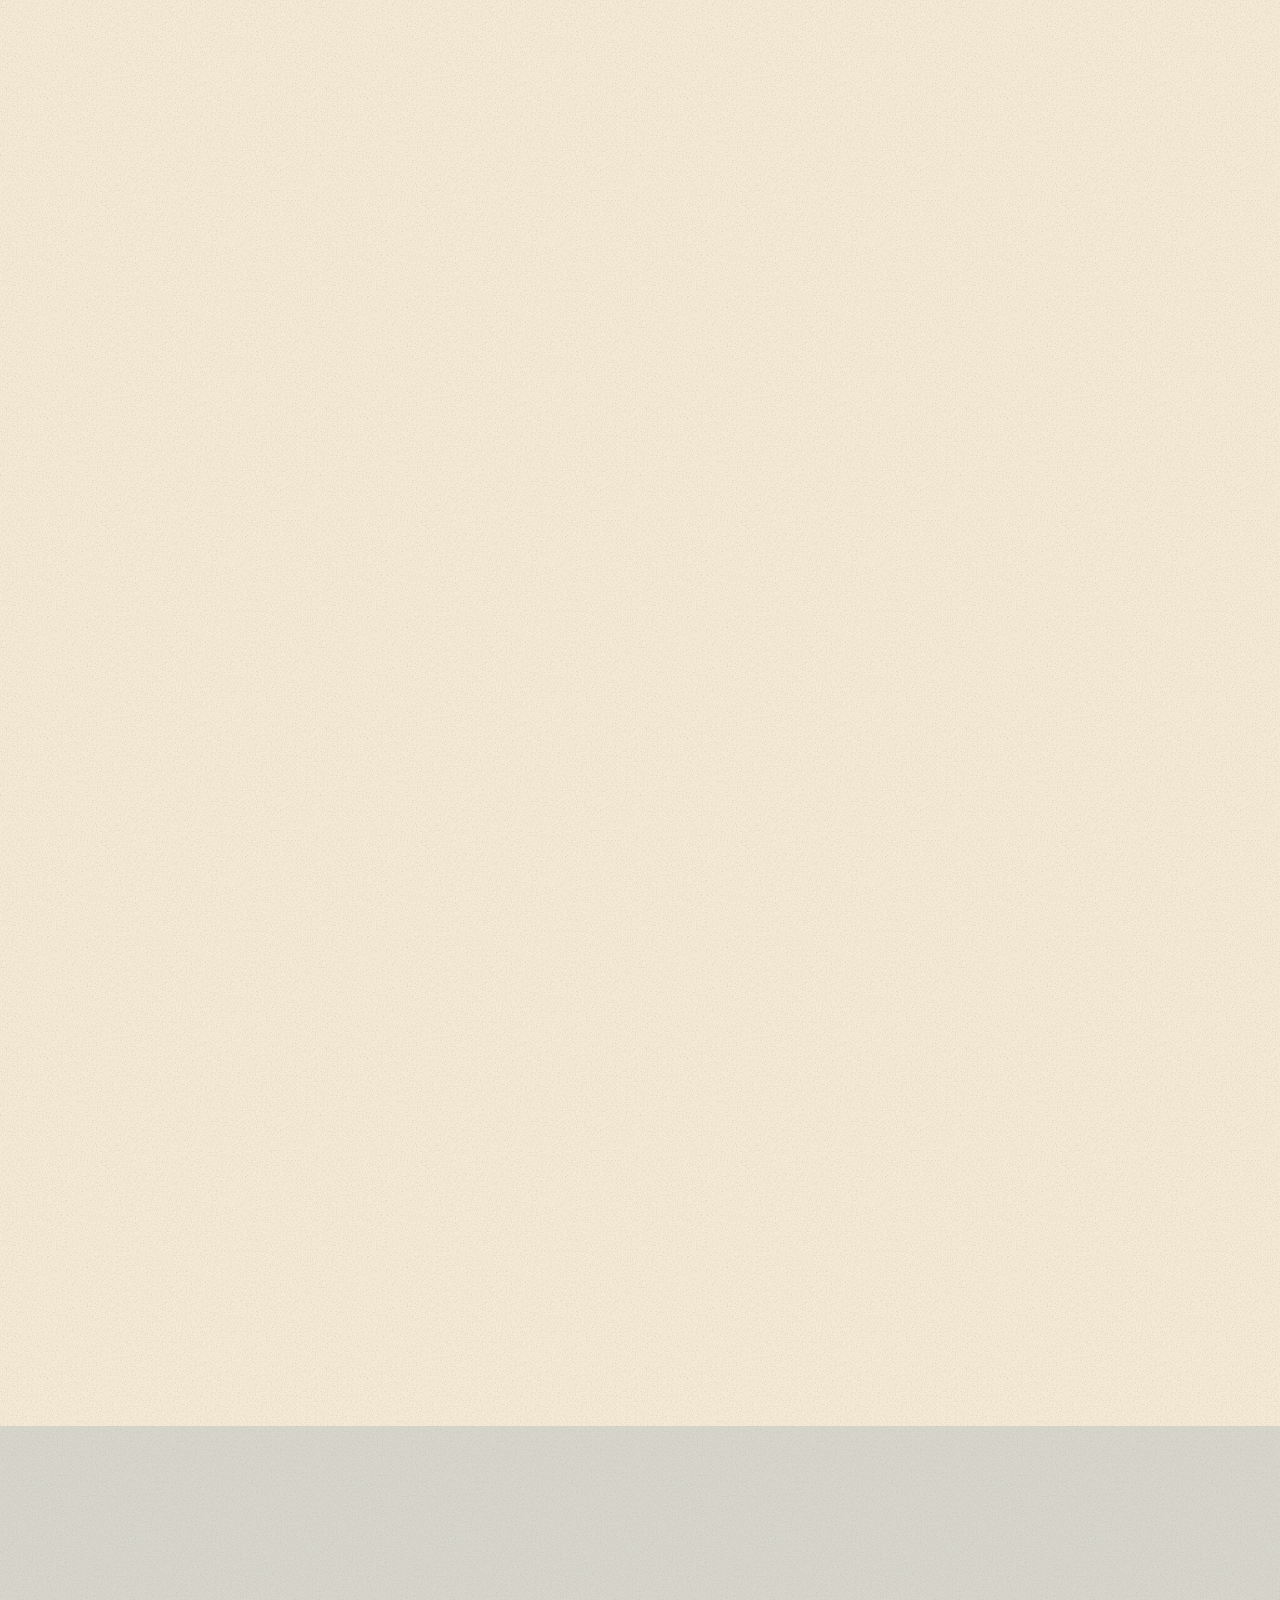
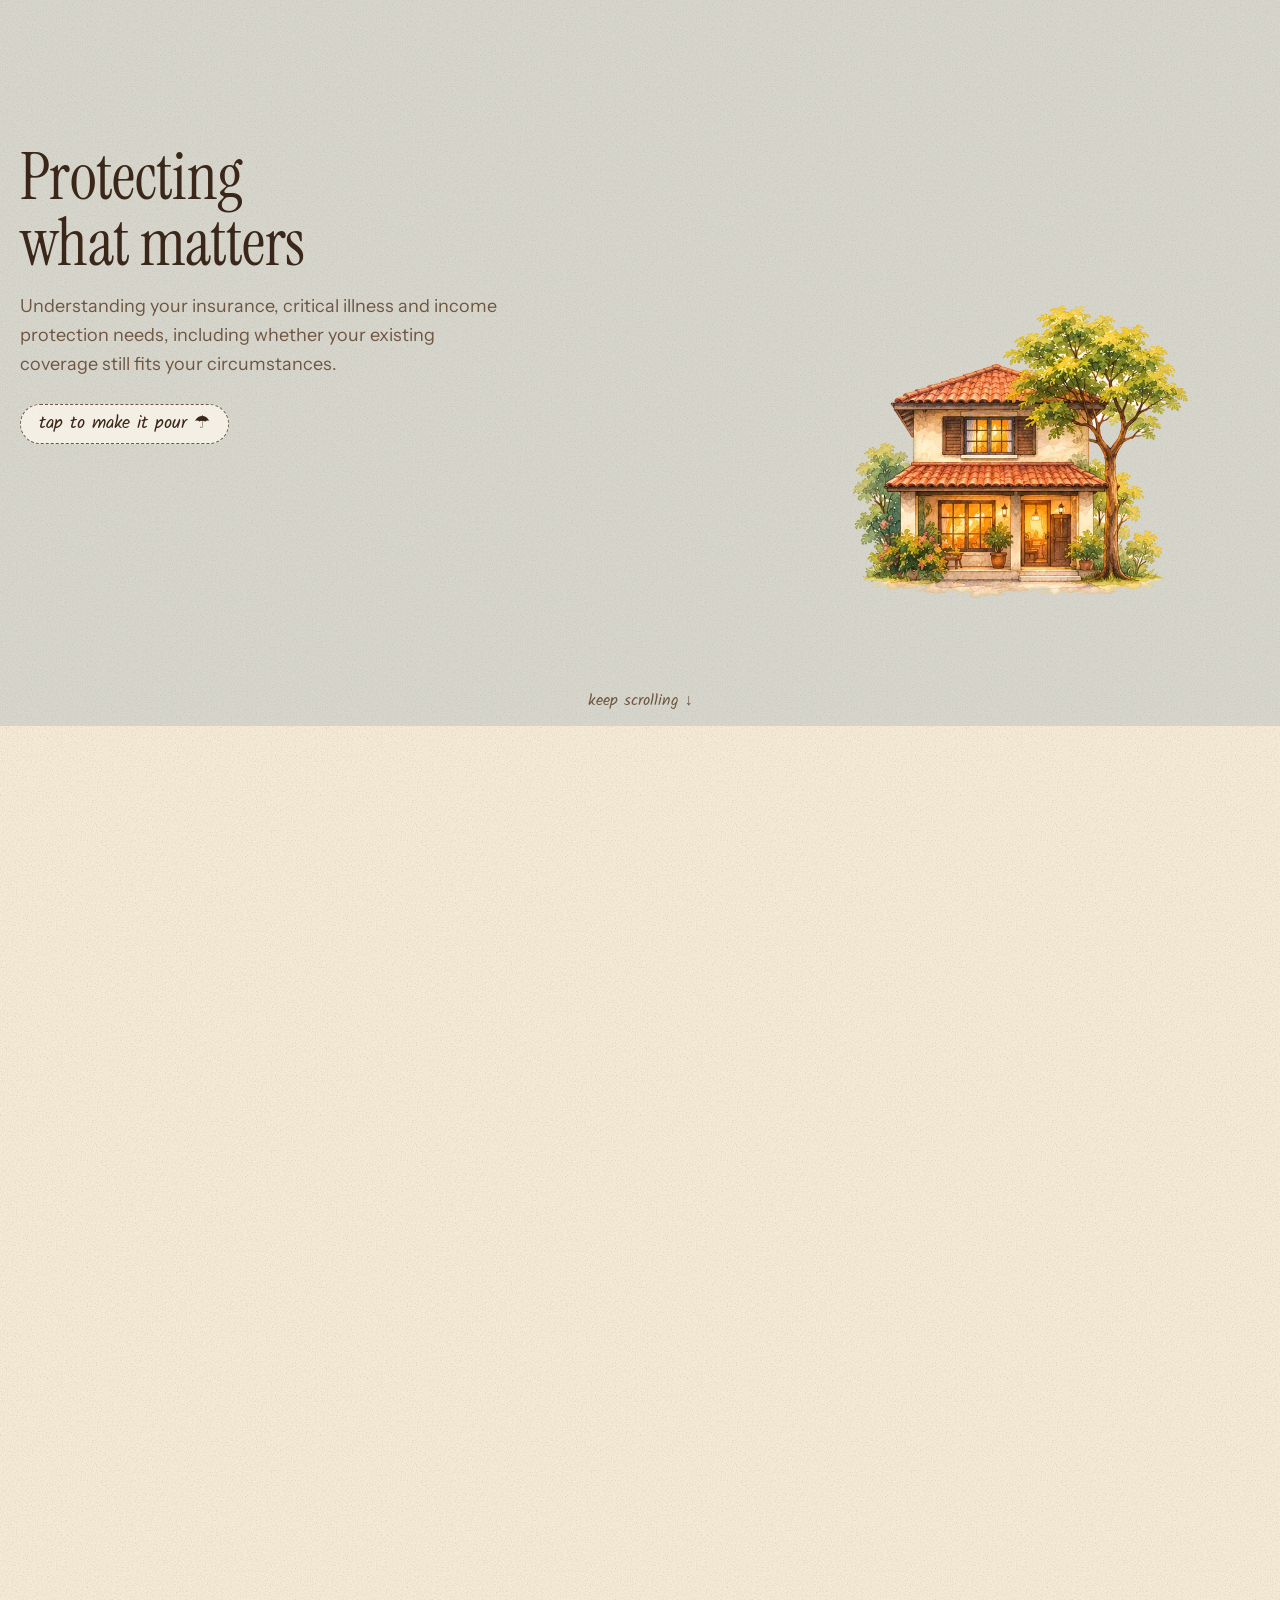
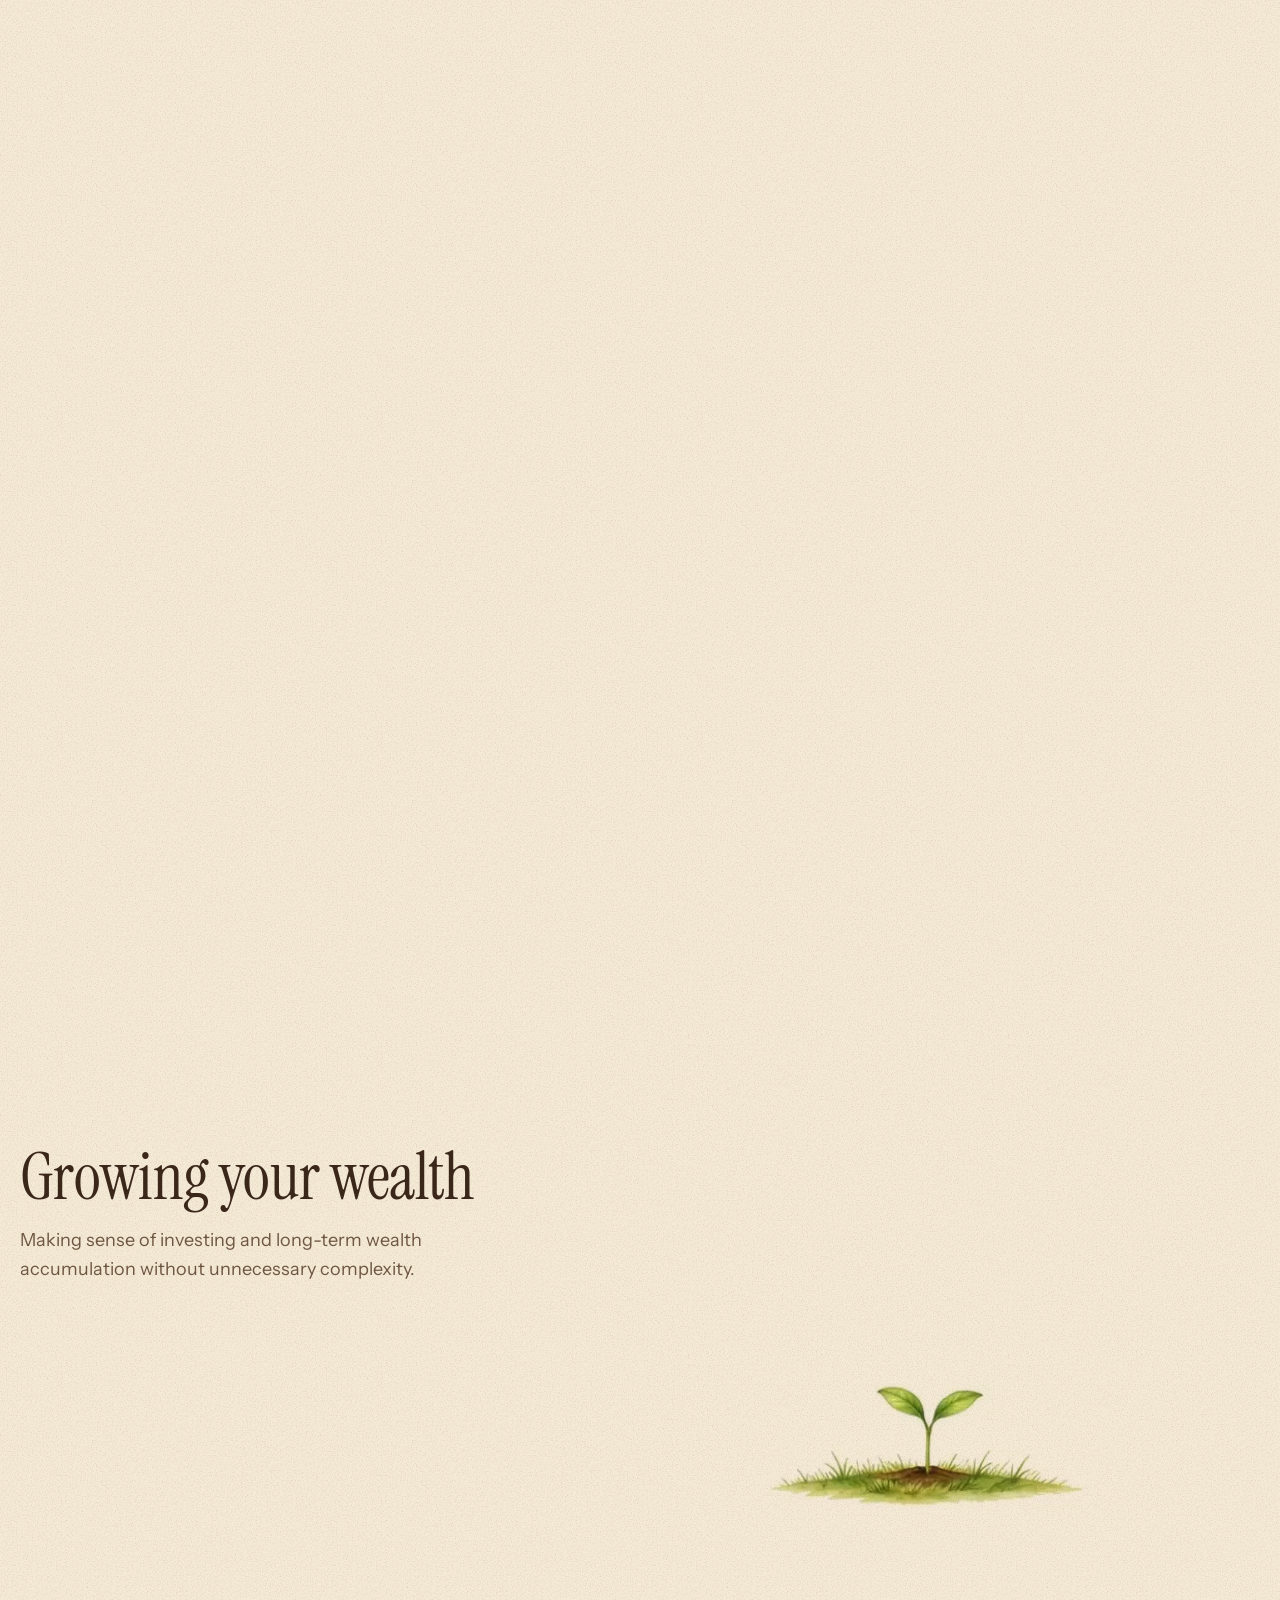
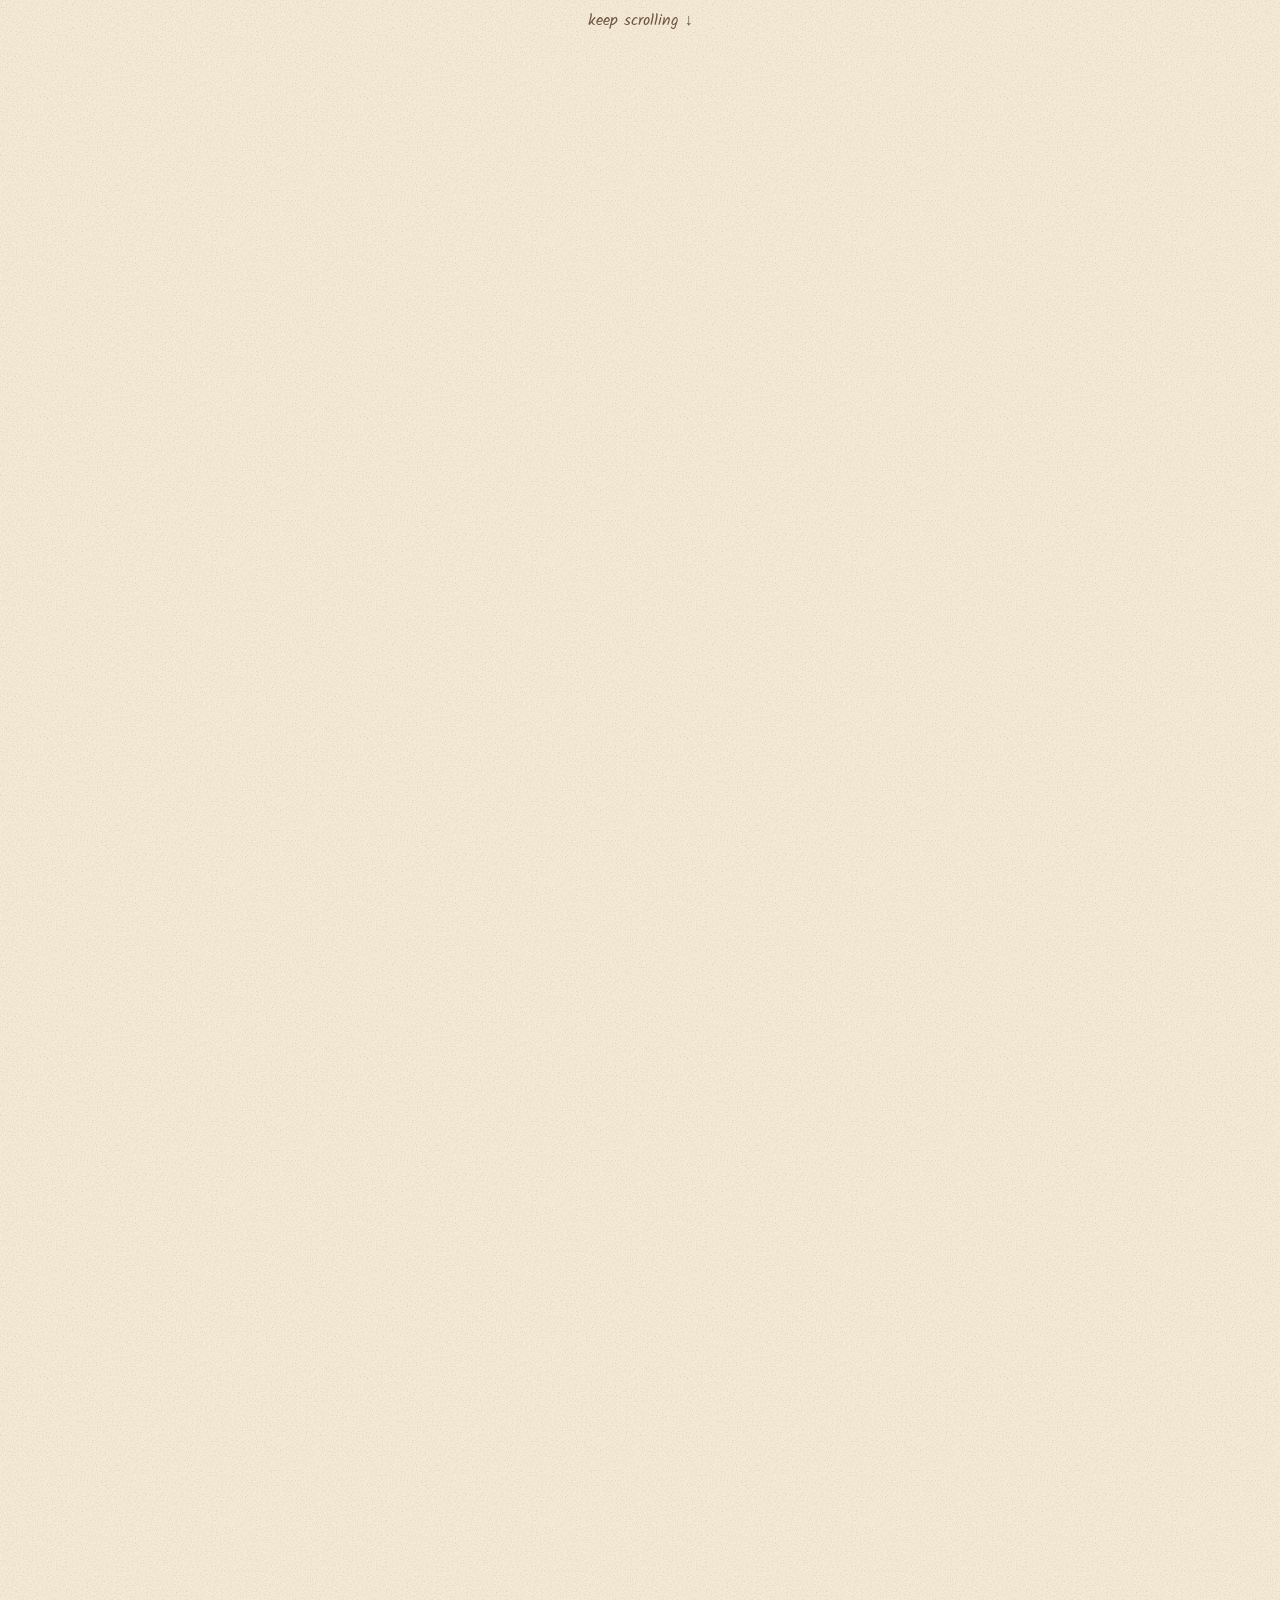
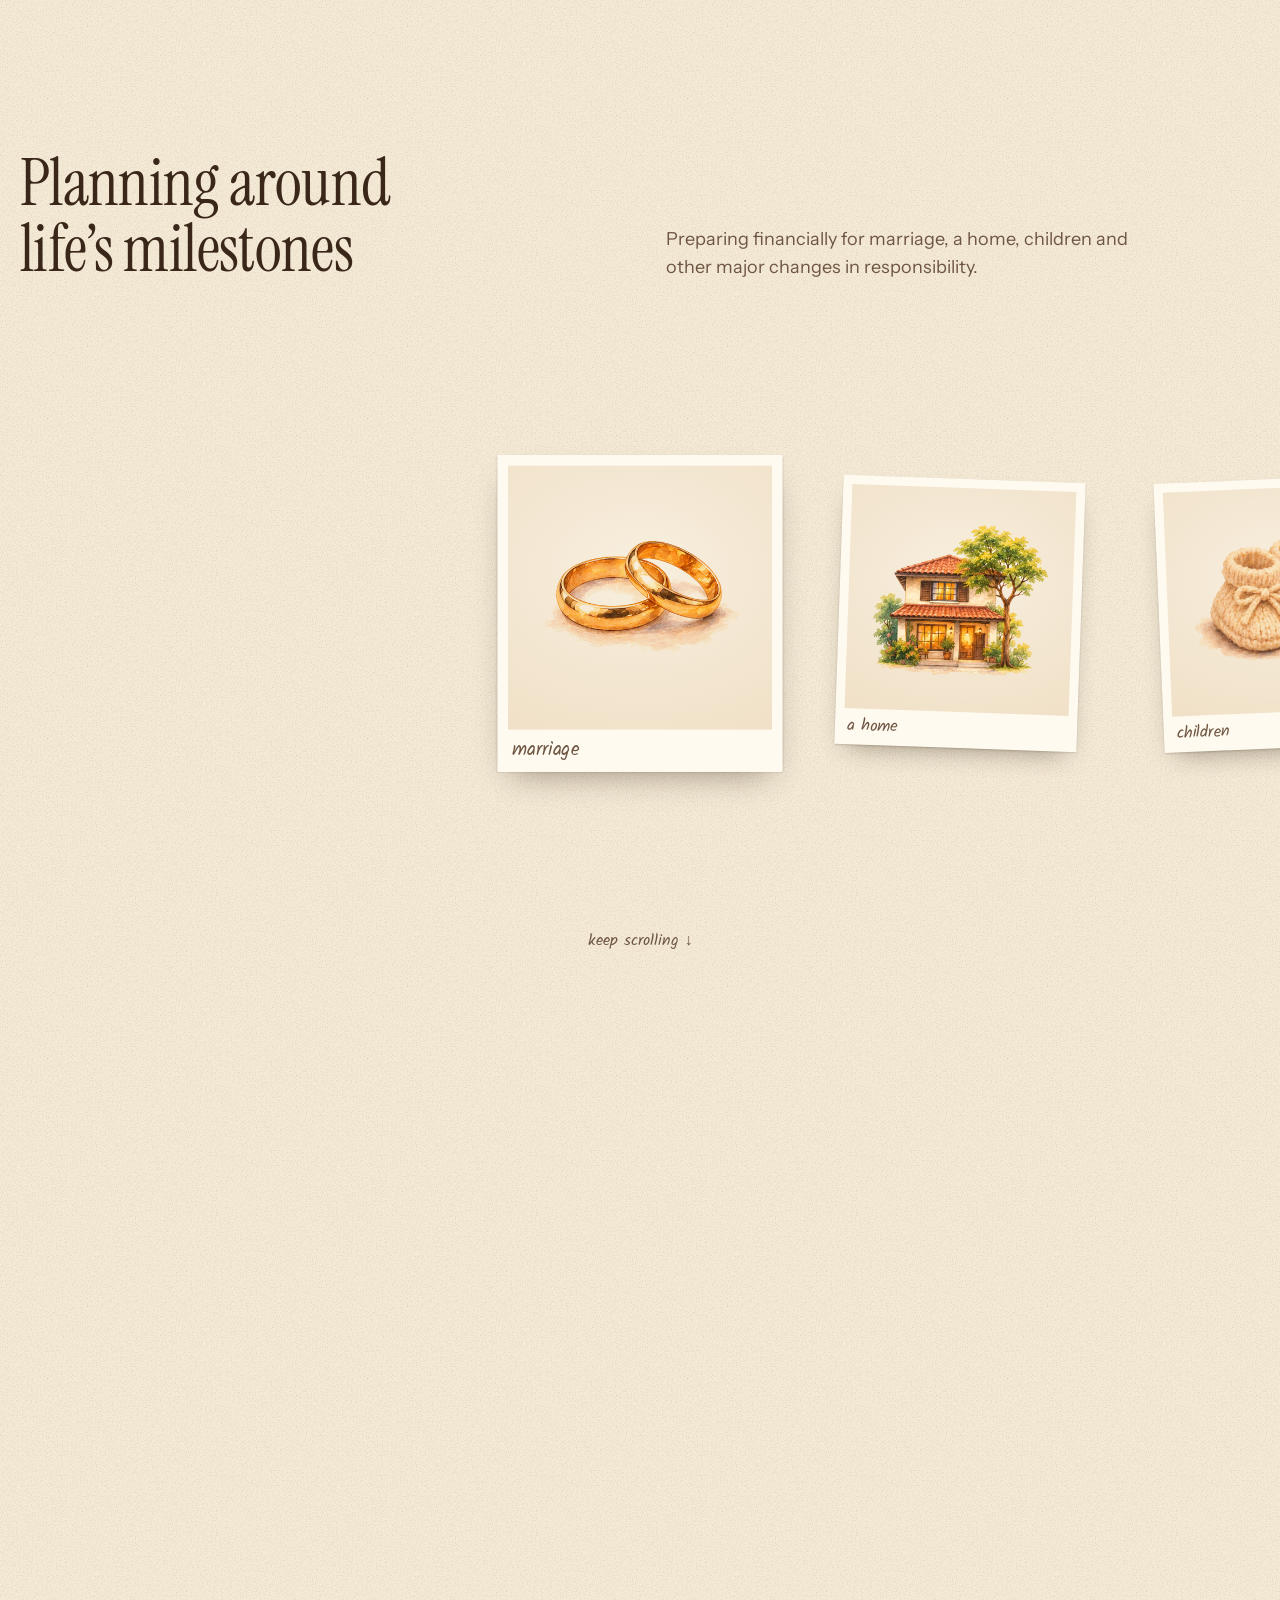
<file: previews/05-story.html>
<!DOCTYPE html>
<html lang="en-SG">
<head>
<meta charset="utf-8">
<meta name="viewport" content="width=device-width, initial-scale=1, viewport-fit=cover">
<title>Carine Zheng | Financial Planner, Singapore</title>
<meta name="description" content="Design preview 05 · Story, a scroll-told version of the watercolour design. Mock-up for Carine Zheng.">
<meta name="robots" content="noindex, nofollow">
<script>
  // Motion is opt-in: only with a script running and no request for reduced motion.
  // Without it, every section renders as a finished, still layout.
  if (!window.matchMedia('(prefers-reduced-motion: reduce)').matches) document.documentElement.classList.add('motion');
</script>
<link rel="preconnect" href="https://fonts.googleapis.com">
<link rel="preconnect" href="https://fonts.gstatic.com" crossorigin>
<link rel="stylesheet" href="https://fonts.googleapis.com/css2?family=Instrument+Sans:wght@400;500;600&family=Instrument+Serif:ital@0;1&family=Kalam:wght@400;700&display=swap">
<style>
@property --lx { syntax: '<length>'; inherits: true; initial-value: 0px; }
@property --ly { syntax: '<length>'; inherits: true; initial-value: 0px; }
@property --lr { syntax: '<length>'; inherits: true; initial-value: 0px; }

:root {
  color-scheme: light;
  --paper: #f4ead6;
  --paper-2: #ebdcc0;
  --card: #fffaf0;
  --ink: #3a271a;
  --ink-soft: #6e5642;
  --seal: #b8321f;
  --seal-deep: #962614;
  --wa: #25d366;
  --wa-deep: #1fb959;
  --wa-ink: #0b2a1a;
  --river: #18213d;
  --moon: #f3e7cf;
  --moon-soft: #cfc6b4;
  --f-display: "Instrument Serif", "Iowan Old Style", Georgia, serif;
  --f-hand: "Kalam", "Segoe Print", "Comic Sans MS", cursive;
  --f-body: "Instrument Sans", "Helvetica Neue", Arial, sans-serif;
  --gutter: max(20px, env(safe-area-inset-left, 0px));
  --gutter-r: max(20px, env(safe-area-inset-right, 0px));
  --hud: 56px;
  --shadow-card: 0 1px 2px #28190a2e, 0 14px 30px -14px #28190a73;
  --ease: cubic-bezier(.2, .8, .2, 1);
  --grain: url("data:image/svg+xml,%3Csvg xmlns='http://www.w3.org/2000/svg' width='320' height='320'%3E%3Cfilter id='g'%3E%3CfeTurbulence type='fractalNoise' baseFrequency='.8' numOctaves='2' stitchTiles='stitch'/%3E%3CfeColorMatrix values='0 0 0 0 .36 0 0 0 0 .25 0 0 0 0 .14 0 0 0 -2.2 1.2'/%3E%3C/filter%3E%3Crect width='320' height='320' filter='url(%23g)' opacity='.22'/%3E%3C/svg%3E");
}
*, *::before, *::after { box-sizing: border-box; }
html { -webkit-text-size-adjust: 100%; }
body {
  margin: 0;
  background-color: var(--paper);
  background-image: var(--grain);
  color: var(--ink);
  font: 400 clamp(1rem, .95rem + .25vw, 1.125rem)/1.6 var(--f-body);
  -webkit-font-smoothing: antialiased;
  overflow-x: clip;
}
img { display: block; max-width: 100%; height: auto; }
a { color: inherit; }
p, h1, h2, h3, ol, ul, dl, dd, figure { margin: 0; }
h1, h2, h3 { font-weight: 400; }
:focus-visible { outline: 2.5px solid var(--seal); outline-offset: 4px; border-radius: 6px; }
.sprite { position: absolute; width: 0; height: 0; overflow: hidden; }
.vh { position: absolute !important; width: 1px; height: 1px; overflow: hidden; clip: rect(0 0 0 0); white-space: nowrap; }
.skip { position: fixed; left: 16px; top: -80px; z-index: 100; background: var(--ink); color: var(--card); padding: 10px 16px; border-radius: 999px; text-decoration: none; transition: top .2s; }
.skip:focus { top: 16px; }
.wrap { width: 100%; max-width: 1240px; margin: 0 auto; padding-left: var(--gutter); padding-right: var(--gutter-r); }

/* Shared pieces, from design 04 --------------------------------------------------- */
.note { font-family: var(--f-hand); color: var(--ink-soft); font-size: 1.15rem; line-height: 1.35; }
.title { font-family: var(--f-display); font-size: clamp(2.3rem, 1.5rem + 3.2vw, 4.4rem); line-height: 1.02; letter-spacing: -.01em; text-wrap: balance; }
.title em { font-style: italic; }
.lede { font-family: var(--f-display); font-size: clamp(1.7rem, 1.15rem + 2.1vw, 3rem); line-height: 1.16; text-wrap: pretty; }
.desc { color: var(--ink-soft); max-width: 40ch; }
.kick { font-family: var(--f-hand); color: var(--seal); font-size: 1.15rem; margin-bottom: 10px; }
.btn {
  display: inline-flex; align-items: center; gap: 10px; padding: 14px 24px; border: 0; border-radius: 999px; cursor: pointer;
  background: var(--seal); color: #fff7ea; font: 600 1rem/1.2 var(--f-body); text-decoration: none;
  box-shadow: 0 6px 18px -8px #50140a99; transition: transform .2s ease, background-color .2s ease;
}
.btn svg { width: 20px; height: 20px; fill: currentColor; flex: none; }
.btn:hover { transform: translateY(-2px); background: var(--seal-deep); }
/* WhatsApp actions wear WhatsApp green. Dark text on it keeps contrast at 7.6:1 (white would be 2:1). */
.btn--wa { background: var(--wa); color: var(--wa-ink); box-shadow: 0 6px 18px -8px #0b5a3299; }
.btn--wa:hover { background: var(--wa-deep); }
.card { position: relative; background: var(--card); padding: 10px 10px 40px; box-shadow: var(--shadow-card); }
.card figcaption { position: absolute; left: 14px; right: 14px; bottom: 8px; font-family: var(--f-hand); font-size: 1.05rem; color: var(--ink-soft); white-space: nowrap; overflow: hidden; text-overflow: ellipsis; }
.tape { position: absolute; width: 120px; left: 50%; top: -18px; translate: -50% 0; rotate: -4deg; pointer-events: none; }
.seal {
  display: inline-grid; place-items: center; width: 2.4rem; height: 2.4rem; flex: none;
  background: var(--seal); color: #fff2e2; font: 400 1.4rem/1 var(--f-display); border-radius: 6px; rotate: -6deg;
  box-shadow: inset 0 0 0 3px var(--seal), inset 0 0 0 4.5px #fff2e2aa;
}

/* Words that brighten as you read, one at a time (Oryzo's scroll-paced copy) ------- */
.motion .words .w { opacity: clamp(.16, calc(var(--k, 0) * (var(--n) + 3) - var(--i)), 1); }

/* HUD: brand, chapter, progress ------------------------------------------------------ */
.hud {
  position: fixed; inset: 0 0 auto 0; z-index: 40; height: var(--hud);
  display: flex; align-items: center; justify-content: space-between; gap: 16px;
  padding: 0 var(--gutter-r) 0 var(--gutter);
  background: rgba(244, 234, 214, .84); -webkit-backdrop-filter: blur(8px); backdrop-filter: blur(8px);
  transition: background-color .6s ease, color .6s ease;
}
.brand { font: 400 1.55rem/1 var(--f-display); text-decoration: none; letter-spacing: -.01em; }
.brand em { font-style: italic; }
.hud__chapter { font-family: var(--f-hand); color: var(--ink-soft); font-size: 1.08rem; text-align: right; white-space: nowrap; overflow: hidden; text-overflow: ellipsis; transition: color .6s ease; }
.hud__bar { position: absolute; left: 0; right: 0; bottom: 0; height: 2px; background: rgba(58, 39, 26, .1); }
.hud__fill { display: block; height: 100%; background: var(--seal); transform-origin: 0 50%; transform: scaleX(0); }
.is-night .hud { background: rgba(24, 33, 61, .86); color: var(--moon); }
.is-night .hud__chapter { color: var(--moon-soft); }
.is-night .hud__bar { background: rgba(243, 231, 207, .14); }

/* Held sections: a tall block with a sticky stage that the scroll plays ------------ */
.beat { position: relative; }
.stage { position: relative; padding: calc(var(--hud) + 56px) var(--gutter-r) 72px var(--gutter); }
.stage__in { position: relative; z-index: 1; width: 100%; max-width: 1240px; margin: 0 auto; }
.cue { display: none; }
.motion .beat { height: calc(var(--len) * 100vh); height: calc(var(--len) * 100svh); }
.motion .stage { position: sticky; top: 0; height: 100vh; height: 100svh; overflow: hidden; padding-top: calc(var(--hud) + 28px); padding-bottom: 48px; display: flex; }
.motion .stage__in { height: 100%; }
.motion .cue { display: block; position: absolute; z-index: 3; left: 50%; bottom: 14px; translate: -50% 0; font-size: 1rem; opacity: clamp(0, calc(1 - var(--p, 0) * 5), 1); pointer-events: none; }

/* 1. Hero ----------------------------------------------------------------------------- */
.hero { position: relative; overflow-x: clip; padding: calc(var(--hud) + clamp(36px, 7vw, 96px)) 0 clamp(64px, 9vw, 120px); }
.hero__grid { display: grid; grid-template-columns: 1.1fr .9fr; align-items: center; gap: clamp(32px, 6vw, 96px); }
.hero__eyebrow { font-size: 1.35rem; margin-bottom: 18px; }
.h1 { font-family: var(--f-display); font-size: clamp(3.1rem, 1.9rem + 5vw, 6.6rem); line-height: .98; letter-spacing: -.015em; text-wrap: balance; }
.h1 em { font-style: italic; color: var(--seal); }
.hero__actions { display: flex; flex-wrap: wrap; align-items: center; gap: 14px 22px; margin-top: 40px; }
.hero__hint { text-decoration: none; }
.hero__art { position: relative; justify-self: center; width: min(400px, 100%); }
.hero__bloom { position: absolute; width: 230%; max-width: none; left: 50%; top: 52%; translate: -52% -50%; pointer-events: none; z-index: -1; }
.polaroid { rotate: 2.5deg; }
.polaroid__img { width: 100%; aspect-ratio: 4 / 5; object-fit: cover; }
.polaroid .tape { width: 92px; top: -13px; rotate: -2deg; opacity: .8; }
/* On arrival the headline resolves out of a blur, word by word; the polaroid drops in and gets taped. */
.motion .h1 .w { display: inline-block; animation: resolve 1s var(--ease) both; animation-delay: calc(140ms + var(--i) * 80ms); }
.motion .polaroid { animation: drop 1s var(--ease) .5s both; }
.motion .polaroid .tape { animation: stick .5s ease 1.3s both; }
.motion .hero__bloom { animation: bloom 1.6s ease .2s both; }
/* The five life stages gather round her portrait, like things laid on a desk. Three motions stack without fighting,
   because each uses its own property: the arrival animates `transform`; the pointer drift and the tuck-away on
   scroll move `translate` and `scale`; the resting tilt is `rotate`. Still page: they simply rest in place. */
.hero__obj { position: absolute; z-index: 2; width: calc(var(--w) * 1%); height: auto; rotate: var(--r, 0deg); pointer-events: none; }
.hero__obj--cap { --w: 44; --r: -11deg; --d: 16; --n: 0; left: -27%; top: -11%; }
.hero__obj--glasses { --w: 41; --r: 13deg; --d: 24; --n: 4; right: -29%; top: 18%; }
.hero__obj--rings { --w: 32; --r: -6deg; --d: 30; --n: 1; left: -24%; top: 50%; }
.hero__obj--shoes { --w: 39; --r: 7deg; --d: 20; --n: 3; right: -25%; bottom: -11%; }
.hero__obj--key { --w: 34; --r: -9deg; --d: 12; --n: 2; left: 4%; bottom: -22%; }
.motion .hero__obj {
  translate: calc(var(--mx, 0) * var(--d) * 1px + var(--t, 0) * var(--tx, 0px)) calc(var(--my, 0) * var(--d) * 1px + var(--t, 0) * var(--ty, 0px));
  scale: calc(1 - var(--t, 0) * .6); opacity: calc(1 - var(--t, 0) * 1.25);
  transition: translate .35s ease-out;
  animation: lay .9s cubic-bezier(.3, 1.4, .5, 1) both; animation-delay: calc(1.25s + var(--n) * .14s);
}
@keyframes lay { from { opacity: 0; transform: translateY(-46px) scale(.7) rotate(-14deg); } }
@keyframes resolve { from { opacity: 0; filter: blur(14px); transform: translateY(12px); } }
@keyframes drop { from { opacity: 0; transform: translateY(-40px) rotate(-8deg); } }
@keyframes stick { from { opacity: 0; transform: scale(1.3); } }
@keyframes bloom { from { opacity: 0; transform: scale(.7); } }

/* 2. As life changes: one frame, many lives (frame as window) -------------------------- */
.changes .stage__in { display: grid; grid-template-columns: minmax(0, 1fr) minmax(240px, 340px) minmax(180px, 230px); gap: clamp(28px, 4vw, 64px); align-items: center; }
.s2 { margin-top: 26px; }
.motion .s2 { opacity: 0; transform: translateY(12px); transition: opacity .6s ease, transform .6s var(--ease); }
.motion .s2.is-in { opacity: 1; transform: none; }
.frame { rotate: var(--tilt, 2.5deg); transition: rotate .8s var(--ease); justify-self: center; width: 100%; }
.frame__win { position: relative; aspect-ratio: 4 / 5; overflow: hidden; background: radial-gradient(120% 90% at 50% 40%, #f8efdf 0%, #eedcc0 100%); }
.frame__win > img { position: absolute; inset: 0; width: 100%; height: 100%; }
.frame__portrait { object-fit: cover; }
.frame__item { object-fit: contain; padding: 9%; display: none; }
.motion .frame__item { display: block; }
.motion .frame__win > img { opacity: 0; transform: scale(.9) rotate(-4deg); transition: opacity .5s ease, transform .7s cubic-bezier(.3, 1.5, .5, 1); }
.motion .frame__win > img.is-on { opacity: 1; transform: none; }
.strip { display: flex; flex-wrap: wrap; gap: 10px; margin-top: 22px; list-style: none; padding: 0; }
.strip img { width: 64px; height: 52px; object-fit: contain; }
.motion .strip { display: none; }
.prio { list-style: none; padding: 0; display: grid; gap: 12px; }
.prio li { display: grid; grid-template-columns: 74px 1fr; align-items: center; gap: 12px; }
.prio img { width: 74px; height: 64px; object-fit: contain; transform: scale(var(--s, .85)); transition: transform .7s cubic-bezier(.3, 1.5, .5, 1); }
.prio span { font-family: var(--f-hand); color: var(--ink-soft); font-size: .98rem; line-height: 1.2; }

/* 3. Clarity: a lens over the muddle ---------------------------------------------------- */
.clarity .stage__in { display: grid; grid-template-columns: minmax(0, .82fr) minmax(0, 1.18fr); gap: clamp(28px, 4vw, 64px); align-items: center; }
.panel-wrap { display: grid; gap: 12px; }
.panel { position: relative; aspect-ratio: 16 / 10; overflow: hidden; border-radius: 4px; background: #f2e8d4; box-shadow: var(--shadow-card); touch-action: pan-y; cursor: crosshair; outline: 10px solid var(--card); }
.panel__messy { position: absolute; inset: 0; width: 100%; height: 100%; object-fit: cover; }
/* The clear picture and the muddle are the same painting, so what the lens shows lines up with what is around it. */
.clear { position: absolute; inset: 0; background: #f6eedf; }
.clear__img { position: absolute; inset: 0; width: 100%; height: 100%; object-fit: cover; }
.motion .clear {
  -webkit-mask-image: radial-gradient(circle var(--lr) at var(--lx) var(--ly), #000 calc(100% - 26px), transparent 100%);
  mask-image: radial-gradient(circle var(--lr) at var(--lx) var(--ly), #000 calc(100% - 26px), transparent 100%);
}
.motion .panel { transition: --lx .2s ease-out, --ly .2s ease-out, --lr .2s ease-out; }
.lens { display: none; }
.motion .lens { display: block; position: absolute; left: var(--lx); top: var(--ly); width: calc(var(--lr) * 2); height: calc(var(--lr) * 2); translate: -50% -50%; border-radius: 50%; border: 2px dashed rgba(58, 39, 26, .6); box-shadow: 0 0 0 3px #fffaf099, 0 8px 22px -10px #28190a99; pointer-events: none; opacity: var(--lo, 1); }
.panel-hint { display: none; text-align: center; }
.motion .panel-hint { display: block; opacity: var(--lo, 1); }

/* What I can help you with: a headline that crosses the screen, then four cards that lead to her four topics */
.help .stage__in { display: flex; flex-direction: column; justify-content: center; text-align: center; }
.big { font-family: var(--f-display); font-size: clamp(2.6rem, 1.6rem + 4vw, 5rem); line-height: 1; text-wrap: balance; }
/* --pull is the empty space the scaled-down headline would leave above and below itself; negative margins take it back. */
.motion .big { font-size: clamp(4.2rem, 1.6rem + 12vw, 14rem); white-space: nowrap; text-align: left; transform-origin: 0 50%; will-change: transform; width: max-content; margin-block: calc(var(--pull, 0px) * -1); }
.help__sub { font-size: 1.5rem; margin-top: 18px; }
.help__cards { display: grid; grid-template-columns: repeat(4, minmax(0, 1fr)); gap: clamp(12px, 2vw, 26px); width: 100%; max-width: 1060px; margin: clamp(22px, 4.5vh, 44px) auto 0; padding: 0; list-style: none; }
.help__card { display: flex; flex-direction: column; height: 100%; padding: 10px 10px 16px; background: var(--card); box-shadow: var(--shadow-card); color: inherit; text-decoration: none; text-align: left; transition: transform .5s var(--ease), rotate .5s var(--ease), box-shadow .5s ease; }
.help__cards li:nth-child(odd) .help__card { rotate: -1.3deg; }
.help__cards li:nth-child(even) .help__card { rotate: 1.1deg; }
.help__card:hover, .help__card:focus-visible { transform: translateY(-8px); rotate: 0deg; box-shadow: 0 2px 3px #28190a2e, 0 26px 40px -18px #28190a8c; }
.help__win { display: grid; place-items: center; aspect-ratio: 5 / 4; overflow: hidden; background: radial-gradient(120% 90% at 50% 40%, #f8efdf 0%, #eedcc0 100%); }
.help__win img { width: 76%; height: 80%; object-fit: contain; transition: transform .7s var(--ease); }
.help__card:hover .help__win img, .help__card:focus-visible .help__win img { transform: scale(1.07); }
.help__name { display: flex; align-items: flex-end; justify-content: space-between; gap: 10px; flex: 1; margin-top: 14px; padding: 0 4px; font: 400 clamp(1.2rem, .9rem + .75vw, 1.6rem)/1.1 var(--f-display); text-wrap: balance; }
.help__name::after { content: "↓"; flex: none; font: 400 1rem/1.3 var(--f-body); color: var(--seal); transition: transform .4s var(--ease); }
.help__card:hover .help__name::after { transform: translateY(4px); }
.motion .help__sub, .motion .help__cards li { opacity: 0; transform: translateY(26px); transition: opacity .6s ease, transform .7s var(--ease); }
.motion .help.is-late .help__sub, .motion .help.is-late .help__cards li { opacity: 1; transform: none; }
.motion .help.is-late .help__cards li:nth-child(1) { transition-delay: .1s; }
.motion .help.is-late .help__cards li:nth-child(2) { transition-delay: .18s; }
.motion .help.is-late .help__cards li:nth-child(3) { transition-delay: .26s; }
.motion .help.is-late .help__cards li:nth-child(4) { transition-delay: .34s; }

/* Topic sections share one layout: words left, a scene right -------------------------- */
.topic .stage__in { display: grid; grid-template-columns: minmax(0, .86fr) minmax(0, 1.14fr); gap: clamp(28px, 4vw, 64px); align-items: center; }
.topic__title { margin-bottom: 16px; }
.scene { position: relative; width: 100%; max-width: 620px; aspect-ratio: 1 / 1; justify-self: center; }
.motion .scene { width: min(100%, 620px, calc(100vh - var(--hud) - 150px)); width: min(100%, 620px, calc(100svh - var(--hud) - 150px)); }

/* 4. Protecting what matters: rain, and the umbrella that holds ----------------------- */
.protect .house { position: absolute; z-index: 1; width: 56%; left: 38%; bottom: 0; }
.protect .umb { position: absolute; width: 96%; left: 0; top: 0; transform-origin: 85% 96%; }
/* The umbrella swings up from its handle and opens out over the home. */
.motion .protect .umb { opacity: clamp(0, calc(var(--open, 1) * 4), 1); transform: rotate(calc((1 - var(--open, 1)) * 26deg)) scale(calc(.5 + .5 * var(--open, 1))); }
.rain { display: none; }
.motion .rain { display: block; position: absolute; inset: 0; width: 100%; height: 100%; pointer-events: none; z-index: 2; }
.tint { position: absolute; inset: 0; background: #8ea3b6; mix-blend-mode: multiply; opacity: 0; pointer-events: none; z-index: 0; }
.motion .tint { opacity: calc(var(--wet, 0) * .42); }
.pour { display: none; }
.motion .pour {
  display: inline-flex; align-items: center; gap: 8px; margin-top: 26px; padding: 10px 18px; border-radius: 999px;
  border: 1.5px dashed var(--ink-soft); background: #fffaf0b3; color: var(--ink); font: 400 1.1rem/1 var(--f-hand); cursor: pointer;
}
.motion .pour:hover { background: var(--card); }
.motion .protect .scene { cursor: pointer; }

/* 5. Growing your wealth: a seedling grows into a full-grown plant ------------------------ */
/* Still page: the finished plant, as a cut-out. Motion: the growth clip as an image sequence on a canvas, one
   frame per step of scroll. The frames are opaque on white and are multiplied onto the paper. A pinned stage
   and its contents are their own layers, so multiply cannot reach the page's paper behind them: the scene
   carries the same paper itself, and the frames blend with that. */
.growth__still { position: absolute; left: 50%; bottom: 3.5%; height: 86%; width: auto; max-width: none; translate: -50% 0; }
.growth__film, .growth__poster { display: none; }
.motion .growth { background-color: var(--paper); background-image: var(--grain); }
.motion .growth__still { display: none; }
.motion .growth__film, .motion .growth__poster { display: block; position: absolute; inset: 0; width: 100%; height: 100%; mix-blend-mode: multiply; }
.motion .growth__film { opacity: 0; }
.motion .growth.is-film .growth__film { opacity: 1; }
.motion .growth.is-film .growth__poster { display: none; }
.season { position: absolute; inset: 4% 6% 10%; border-radius: 50%; background: radial-gradient(closest-side, #f6e3a8d9 0%, #f6e3a800 100%); opacity: 0; }
.motion .season { opacity: calc(var(--g, 0) * .7); }

/* 6. Life's milestones: polaroids on a sideways strip ---------------------------------- */
.milestones .stage__in { display: grid; grid-template-columns: minmax(0, 1fr); grid-template-rows: auto 1fr; gap: clamp(16px, 3vh, 40px); }
.ms-text { display: grid; grid-template-columns: minmax(0, 1fr) minmax(0, 1fr); gap: 12px clamp(28px, 4vw, 64px); align-items: end; }
.ms-text .topic__title { margin: 0; }
.track-wrap { position: relative; min-width: 0; }
.motion .track-wrap { align-self: center; }
.track { display: flex; flex-wrap: wrap; justify-content: center; gap: clamp(26px, 4vw, 56px); list-style: none; padding: 24px 0; }
.motion .track { flex-wrap: nowrap; justify-content: flex-start; width: max-content; will-change: transform; }
.ms-card { width: clamp(200px, 21vw, 290px); transition: transform .6s var(--ease), rotate .6s var(--ease); }
.ms-card:nth-child(odd) { rotate: -2.4deg; }
.ms-card:nth-child(even) { rotate: 2deg; }
.ms-card .win { aspect-ratio: 1 / 1; display: grid; place-items: center; background: radial-gradient(120% 90% at 50% 40%, #f8efdf 0%, #eedcc0 100%); }
.ms-card .win img { width: 80%; height: 80%; object-fit: contain; }
.motion .ms-card { transform: scale(.9); }
.motion .ms-card.is-center { transform: scale(1.06); rotate: 0deg; }

/* 7. Later life: the paper warms to golden hour ----------------------------------------- */
.later { --k: 1; }
.later .sky { position: absolute; inset: 0; background: linear-gradient(180deg, #f6d6a400 0%, #f6d6a4 16%, #f2c690 52%, #f4ead600 100%); opacity: calc(var(--k) * .95); z-index: 0; }
.later .stage__in { display: grid; grid-template-columns: minmax(0, 1fr); align-content: start; gap: clamp(14px, 3vh, 30px); }
.later__text { max-width: 560px; }
/* One wide painting, sized from the viewport (never from its row), its soft edge melting into the warming paper. */
.later__art { justify-self: center; width: min(100%, 1040px); height: auto; aspect-ratio: 1400 / 903; }
.motion .later__art { width: min(100%, 1040px, calc((100vh - var(--hud) - 290px) * 1.55)); width: min(100%, 1040px, calc((100svh - var(--hud) - 290px) * 1.55)); opacity: clamp(0, calc(.22 + var(--k) * .95), 1); transform: translateY(calc((1 - var(--k)) * 5%)) scale(calc(.95 + .05 * var(--k))); }

/* 8. Videos: a frame in the middle, the rest either side -------------------------------- */
.videos { padding: clamp(80px, 10vw, 130px) 0 clamp(64px, 9vw, 110px); overflow-x: clip; }
.videos__top { display: flex; flex-wrap: wrap; align-items: end; justify-content: space-between; gap: 16px 32px; }
.reel { display: flex; gap: clamp(16px, 3vw, 40px); list-style: none; overflow-x: auto; scroll-snap-type: x mandatory; scrollbar-width: none; padding: 36px calc(50vw - clamp(240px, 36vw, 480px) / 2) 40px; margin: 0 calc(50% - 50vw); }
.reel::-webkit-scrollbar { display: none; }
.reel li { flex: 0 0 clamp(240px, 36vw, 480px); scroll-snap-align: center; }
.reel .card { padding-bottom: 46px; transition: transform .5s var(--ease), rotate .5s var(--ease), opacity .5s ease; transform: scale(.86); opacity: .75; }
.reel li:nth-child(odd) .card { rotate: -2deg; }
.reel li:nth-child(even) .card { rotate: 2deg; }
.reel li.is-center .card { transform: none; rotate: 0deg; opacity: 1; }
.thumb { position: relative; aspect-ratio: 16 / 10; overflow: hidden; background: var(--paper-2); }
.thumb img { width: 100%; height: 100%; object-fit: cover; }
.thumb__play { position: absolute; inset: 0; margin: auto; width: 60px; height: 60px; border-radius: 50%; background: #fffaf0e6; display: grid; place-items: center; box-shadow: 0 4px 14px -6px #28190a88; }
.thumb__play svg { width: 22px; height: 22px; fill: var(--seal); translate: 2px 0; }
.reel-nav { display: flex; gap: 10px; }
.reel-nav button { width: 46px; height: 46px; border-radius: 50%; border: 1.5px solid var(--ink-soft); background: #fffaf080; color: var(--ink); font-size: 1.2rem; cursor: pointer; }
.reel-nav button:hover { background: var(--ink); color: var(--card); }
.follow { display: flex; flex-wrap: wrap; align-items: center; justify-content: center; gap: 12px 18px; }
.follow__list { display: flex; flex-wrap: wrap; gap: 10px; list-style: none; padding: 0; }
.follow__list a { display: grid; place-items: center; width: 46px; height: 46px; border-radius: 50%; border: 1.5px solid var(--ink-soft); color: var(--ink); background: #fffaf080; transition: background-color .2s, color .2s; }
.follow__list a:hover { background: var(--ink); color: var(--card); }
.follow__list svg { width: 20px; height: 20px; fill: currentColor; }

/* 9. What working together looks like: her belief as a message, then three steps on a loop ---- */
.together .stage__in { display: grid; grid-template-columns: minmax(0, .9fr) minmax(0, 1.1fr); gap: clamp(28px, 4vw, 64px); align-items: center; }
.chat { width: 100%; max-width: 520px; justify-self: center; padding: 0; display: flex; flex-direction: column; rotate: -.8deg; }
.chat .tape { width: 96px; top: -14px; rotate: 3deg; opacity: .85; }
.motion .chat { max-height: 100%; }
.motion .chat__body { -webkit-mask-image: linear-gradient(#0000, #000 16px); mask-image: linear-gradient(#0000, #000 16px); }
.chat__head { display: flex; align-items: center; gap: 12px; padding: 22px 22px 0; flex: none; }
.chat__ava { width: 46px; height: 46px; border-radius: 50%; object-fit: cover; box-shadow: 0 0 0 2px var(--card), 0 0 0 3.5px #3a271a2b; }
.chat__name { font: 400 1.4rem/1 var(--f-display); }
/* If the card is ever taller than the screen, the oldest lines slide up out of the top, as in a chat */
.chat__body { display: flex; flex-direction: column; justify-content: flex-end; flex: 1 1 auto; min-height: 0; overflow: hidden; padding: 14px 22px 24px; }
.chat__body > * { flex: none; }
.chat__quote { align-self: flex-start; overflow: hidden; padding: 13px 18px 14px; background: #f5ead6; border-radius: 4px 20px 20px 20px; font: italic 400 1.42rem/1.24 var(--f-display); color: var(--ink); }
.steps { --g: 26px; --s: 2rem; --c: calc(2px + var(--s) / 2); position: relative; list-style: none; margin: 22px 0 0; padding: 0; }
.step { position: relative; display: flex; gap: 12px; align-items: flex-start; padding: 0 0 18px var(--g); overflow: hidden; }
.step:last-child { padding-bottom: 0; }
.step p { font-size: .98rem; line-height: 1.45; color: var(--ink-soft); }
.step .step__name { font: 400 1.3rem/1.15 var(--f-display); color: var(--ink); margin-bottom: 2px; }
.step .seal { position: relative; z-index: 1; width: var(--s); height: var(--s); font-size: 1.15rem; margin-top: 2px; }
/* One dashed loop: down through the three seals (::after), then back up the margin to step 1 (::before) */
.step::before, .step::after, .steps::before { content: ""; position: absolute; pointer-events: none; }
.step::before, .step::after { border: 0 dashed var(--seal); opacity: .75; }
.step::after { left: calc(var(--g) + var(--s) / 2 - 1px); top: calc(var(--c) + var(--s) / 2 + 6px); bottom: 2px; border-left-width: 2px; }
.step:last-child::after { display: none; }
.step::before { left: 5px; top: 0; bottom: 0; width: calc(var(--g) - 8px); border-left-width: 2px; }
.step:first-child::before { top: var(--c); width: calc(var(--g) - 13px); border-top-width: 2px; border-top-left-radius: 12px; }
.step:last-child::before { bottom: auto; height: calc(var(--c) + 2px); border-bottom-width: 2px; border-bottom-left-radius: 12px; }
.steps::before { left: calc(var(--g) - 13px); top: calc(var(--c) - 3px); width: 8px; height: 8px; border: solid var(--seal); border-width: 2px 2px 0 0; rotate: 45deg; opacity: .9; }
.typing { display: none; }
.motion .chat__quote:not(.is-in) { max-height: 0; opacity: 0; padding-block: 0; }
.motion .chat__quote { max-height: 260px; transition: max-height .5s var(--ease), opacity .4s ease .1s, padding .4s ease; }
.motion .steps { transition: margin .4s ease; }
.motion .steps:not(:has(.is-in)) { margin-top: 0; }
.motion .step:not(.is-in) { max-height: 0; opacity: 0; padding-bottom: 0; }
.motion .step { max-height: 320px; transition: max-height .5s var(--ease), opacity .4s ease .1s, padding .4s ease; }
.motion .step::after { clip-path: inset(0); transition: clip-path .5s var(--ease) .2s; }
.motion .step:not(:has(+ .step.is-in))::after { clip-path: inset(0 0 100% 0); }
.motion .step:last-child::before { opacity: calc(.75 * clamp(0, var(--q, 0) * 6, 1)); }
.motion .step:nth-child(2)::before { clip-path: inset(calc((1 - clamp(0, (var(--q, 0) - .12) / .38, 1)) * 100%) 0 0 0); }
.motion .step:first-child::before { clip-path: inset(calc((1 - clamp(0, (var(--q, 0) - .5) / .36, 1)) * 100%) 0 0 0); }
.motion .steps::before { opacity: calc(.9 * clamp(0, (var(--q, 0) - .86) / .1, 1)); translate: calc((1 - clamp(0, (var(--q, 0) - .86) / .1, 1)) * -7px) 0; }
.motion .typing.is-on { display: flex; gap: 5px; align-self: flex-start; padding: 15px 17px; background: #f5ead6; border-radius: 4px 20px 20px 20px; }
.typing i { width: 7px; height: 7px; border-radius: 50%; background: var(--ink-soft); animation: dot 1s infinite ease-in-out; }
.typing i:nth-child(2) { animation-delay: .15s; }
.typing i:nth-child(3) { animation-delay: .3s; }
@keyframes dot { 0%, 60%, 100% { opacity: .3; transform: none; } 30% { opacity: 1; transform: translateY(-3px); } }

/* 10. Let's talk: night falls ----------------------------------------------------------- */
.talk { position: relative; color: var(--moon); background: linear-gradient(180deg, var(--paper) 0, #c9b9a8 8vh, #4c4f6a 22vh, var(--river) 36vh); padding: 42vh 0 clamp(64px, 8vw, 110px); }
.talk__grid { display: grid; grid-template-columns: .9fr 1.1fr; gap: clamp(32px, 6vw, 96px); align-items: center; }
.talk__art { position: relative; justify-self: center; width: min(500px, 100%); }
/* The café painting sits on a cream card: its soft edge needs light paper behind it, not the night ground. */
.talk__card { padding: 14px; rotate: -1.6deg; }
.talk__card img { width: 100%; }
.talk .title { color: var(--moon); }
.talk__lead { margin-top: 16px; color: var(--moon-soft); max-width: 44ch; }
.toy { display: grid; gap: 10px; margin-top: 28px; max-width: 480px; }
.toy label { color: var(--moon-soft); }
.toy textarea { width: 100%; min-height: 96px; resize: vertical; padding: 14px 16px; border-radius: 14px; border: 1.5px dashed #f3e7cf66; background: #f3e7cf14; color: var(--moon); font: 400 1.15rem/1.45 var(--f-hand); }
.toy textarea::placeholder { color: #cfc6b4aa; }
.toy textarea:focus-visible { outline: 2.5px solid var(--moon); outline-offset: 2px; }
.toy .btn { justify-self: start; margin-top: 6px; }
.toy__fine { font-size: .98rem; color: var(--moon-soft); }
.details { margin-top: 36px; padding: 26px 26px 22px; display: grid; gap: 14px; max-width: 470px; rotate: -.8deg; color: var(--ink); }
.details .tape { left: 18%; rotate: 5deg; }
.details dt { font-family: var(--f-hand); color: var(--ink-soft); font-size: 1.02rem; line-height: 1.2; }
.details dd { margin: 2px 0 0; }
.details a { text-decoration-color: #3a271a55; text-underline-offset: 3px; }
address { font-style: normal; }

/* Footer: regulatory information and the disclaimer --------------------------------------- */
.night { background: var(--river); color: var(--moon); }
.night__inner { padding-top: clamp(40px, 5vw, 64px); padding-bottom: clamp(110px, 12vw, 120px); display: grid; gap: 32px; border-top: 1px solid #f3e7cf2e; }
.night__top { display: grid; grid-template-columns: 1fr 1fr; gap: 28px clamp(32px, 6vw, 96px); }
.night__brand { font: 400 clamp(2rem, 1.5rem + 2vw, 3rem)/1 var(--f-display); }
.night__brand em { font-style: italic; }
.creds h2 { font: 400 1.5rem/1.15 var(--f-display); }
.creds dl { margin-top: 14px; display: grid; grid-template-columns: repeat(auto-fit, minmax(180px, 1fr)); gap: 14px 28px; }
.creds dt { font-family: var(--f-hand); color: var(--moon-soft); }
.creds dd { margin: 2px 0 0; }
.disclaimer { display: grid; gap: 12px; max-width: 92ch; font-size: .9rem; color: var(--moon-soft); }
.copyright { font-size: .9rem; color: var(--moon-soft); }

/* Anchored WhatsApp button and preview tags ------------------------------------------------ */
.fab { position: fixed; z-index: 50; right: max(18px, env(safe-area-inset-right, 0px) + 14px); bottom: max(18px, env(safe-area-inset-bottom, 0px) + 14px); width: 58px; height: 58px; border-radius: 50%; display: grid; place-items: center; background: var(--wa); color: var(--wa-ink); box-shadow: 0 10px 24px -10px #50140acc, inset 0 0 0 2.5px #fff2e2; transition: transform .2s, background-color .2s; }
.fab:hover { transform: translateY(-2px) rotate(-6deg); background: var(--wa-deep); }
.fab svg { width: 28px; height: 28px; fill: currentColor; }
.tags { position: fixed; z-index: 60; display: flex; gap: 6px; left: max(14px, env(safe-area-inset-left, 0px) + 12px); bottom: max(14px, env(safe-area-inset-bottom, 0px) + 12px); }
.tag { display: inline-flex; align-items: center; min-height: 30px; padding: 0 11px; border-radius: 999px; font: 600 10.5px/1 var(--f-body); letter-spacing: .06em; text-transform: uppercase; text-decoration: none; white-space: nowrap; color: var(--ink); background: #fffaf0e6; border: 1px solid #3a271a2e; -webkit-backdrop-filter: blur(6px); backdrop-filter: blur(6px); }
.tag--back:hover { background: var(--ink); color: var(--card); }

/* Small laptops and wide tablets: less room beside the portrait, so the hero's objects sit closer in. */
@media (min-width: 901px) and (max-width: 1380px) {
  .hero__obj--cap { --w: 38; left: -17%; top: -10%; }
  .hero__obj--rings { --w: 28; left: -15%; }
  .hero__obj--glasses { --w: 30; right: -2%; top: 16%; }
  .hero__obj--shoes { --w: 32; right: -1%; bottom: -9%; }
}

/* Tablet and phone ------------------------------------------------------------------------- */
@media (max-width: 900px) {
  .hero__grid, .talk__grid, .night__top { grid-template-columns: 1fr; }
  .hero__art { width: min(330px, 78%); margin-top: 18px; }
  .hero__obj--cap { --w: 38; left: -16%; top: -9%; }
  .hero__obj--glasses { --w: 36; right: -17%; top: 19%; }
  .hero__obj--rings { --w: 28; left: -15%; top: 51%; }
  .hero__obj--shoes { --w: 34; right: -14%; bottom: -10%; }
  .hero__obj--key { --w: 30; left: 5%; bottom: -20%; }
  .hero { padding-bottom: clamp(96px, 16vw, 130px); }
  .clarity .stage__in, .topic .stage__in, .together .stage__in { grid-template-columns: 1fr; align-content: start; }
  .ms-text { grid-template-columns: 1fr; }
  .talk__art { width: min(420px, 92%); order: 2; }
  .later .stage__in { align-content: center; }
}
@media (max-width: 760px) {
  .hud__chapter { font-size: .98rem; max-width: 52vw; }
  .brand { font-size: 1.3rem; }
  .changes .stage__in { grid-template-columns: 1fr; align-content: start; justify-items: center; gap: 16px; }
  .changes .stage__in > :first-child { justify-self: stretch; }
  .lede { font-size: clamp(1.45rem, 1.1rem + 2.2vw, 1.9rem); }
  .frame { width: min(52vw, 230px); }
  .prio { grid-template-columns: repeat(4, 1fr); gap: 6px; width: 100%; }
  .prio li { grid-template-columns: 1fr; justify-items: center; }
  .prio img { width: 60px; }
  .prio span { display: none; }
  .motion .scene { width: min(100%, 40vh); width: min(100%, 40svh); }
  .help__sub { font-size: 1.2rem; margin-top: 12px; }
  .help__cards { grid-template-columns: repeat(2, minmax(0, 1fr)); gap: 12px; margin-top: 18px; }
  .help__card { padding: 8px 8px 12px; }
  .help__win { aspect-ratio: 3 / 2; }
  .help__name { margin-top: 10px; font-size: 1.08rem; }
  .topic .stage__in { gap: 14px; }
  .topic__title { margin-bottom: 8px; }
  .motion .pour { margin-top: 14px; }
  .ms-card { width: clamp(170px, 52vw, 230px); }
  .together .stage__in { grid-template-rows: auto minmax(0, 1fr); gap: 20px; }
  .chat .tape { width: 72px; top: -10px; left: 80%; }
  .chat__head { padding: 16px 18px 0; gap: 10px; }
  .chat__ava { width: 38px; height: 38px; }
  .chat__name { font-size: 1.25rem; }
  .chat__body { padding: 14px 18px 18px; }
  .chat__quote { padding: 10px 14px 11px; font-size: 1.16rem; }
  .steps { --g: 22px; --s: 1.8rem; margin-top: 16px; }
  .step { gap: 10px; padding-bottom: 12px; }
  .step p { font-size: .92rem; line-height: 1.4; }
  .step .step__name { font-size: 1.2rem; }
  .step .seal { font-size: 1.05rem; }
  .talk { padding-top: 34vh; }
  .tags { flex-direction: column; align-items: flex-start; gap: 4px; }
  .tag { min-height: 26px; padding: 0 9px; font-size: 9.5px; }
}
@media (max-width: 760px) and (max-height: 720px) {
  .together .title { font-size: 2rem; }
  .motion .together .stage { padding-bottom: 64px; }
  .together .stage__in { gap: 14px; }
  .chat__head { padding-top: 14px; }
  .chat__ava { width: 34px; height: 34px; }
  .chat__body { padding: 12px 16px 14px; }
  .chat__quote { padding: 8px 13px 9px; font-size: 1.1rem; }
  .steps { margin-top: 12px; }
  .step { padding-bottom: 8px; }
  .step p { line-height: 1.36; }
}
@media (max-width: 400px) {
  .hero__actions .btn, .toy .btn { width: 100%; justify-content: center; }
}
</style>
</head>

<body>
<a class="skip" href="#main">Skip to content</a>

<svg class="sprite" aria-hidden="true" focusable="false">
  <symbol id="i-whatsapp" viewBox="0 0 24 24"><path d="M17.472 14.382c-.297-.149-1.758-.867-2.03-.967-.273-.099-.471-.148-.67.15-.197.297-.767.966-.94 1.164-.173.199-.347.223-.644.075-.297-.15-1.255-.463-2.39-1.475-.883-.788-1.48-1.761-1.653-2.059-.173-.297-.018-.458.13-.606.134-.133.298-.347.446-.52.149-.174.198-.298.298-.497.099-.198.05-.371-.025-.52-.075-.149-.669-1.612-.916-2.207-.242-.579-.487-.5-.669-.51-.173-.008-.371-.01-.57-.01-.198 0-.52.074-.792.372-.272.297-1.04 1.016-1.04 2.479 0 1.462 1.065 2.875 1.213 3.074.149.198 2.096 3.2 5.077 4.487.709.306 1.262.489 1.694.625.712.227 1.36.195 1.871.118.571-.085 1.758-.719 2.006-1.413.248-.694.248-1.289.173-1.413-.074-.124-.272-.198-.57-.347m-5.421 7.403h-.004a9.87 9.87 0 01-5.031-1.378l-.361-.214-3.741.982.998-3.648-.235-.374a9.86 9.86 0 01-1.51-5.26c.001-5.45 4.436-9.884 9.888-9.884 2.64 0 5.122 1.03 6.988 2.898a9.825 9.825 0 012.893 6.994c-.003 5.45-4.437 9.884-9.885 9.884m8.413-18.297A11.815 11.815 0 0012.05 0C5.495 0 .16 5.335.157 11.892c0 2.096.547 4.142 1.588 5.945L.057 24l6.305-1.654a11.882 11.882 0 005.683 1.448h.005c6.554 0 11.89-5.335 11.893-11.893a11.821 11.821 0 00-3.48-8.413Z"/></symbol>
  <symbol id="i-youtube" viewBox="0 0 24 24"><path d="M23.498 6.186a3.016 3.016 0 0 0-2.122-2.136C19.505 3.545 12 3.545 12 3.545s-7.505 0-9.377.505A3.017 3.017 0 0 0 .502 6.186C0 8.07 0 12 0 12s0 3.93.502 5.814a3.016 3.016 0 0 0 2.122 2.136c1.871.505 9.376.505 9.376.505s7.505 0 9.377-.505a3.015 3.015 0 0 0 2.122-2.136C24 15.93 24 12 24 12s0-3.93-.502-5.814zM9.545 15.568V8.432L15.818 12l-6.273 3.568z"/></symbol>
  <symbol id="i-instagram" viewBox="0 0 24 24"><path d="M7.0301.084c-1.2768.0602-2.1487.264-2.911.5634-.7888.3075-1.4575.72-2.1228 1.3877-.6652.6677-1.075 1.3368-1.3802 2.127-.2954.7638-.4956 1.6365-.552 2.914-.0564 1.2775-.0689 1.6882-.0626 4.947.0062 3.2586.0206 3.6671.0825 4.9473.061 1.2765.264 2.1482.5635 2.9107.308.7889.72 1.4573 1.388 2.1228.6679.6655 1.3365 1.0743 2.1285 1.38.7632.295 1.6361.4961 2.9134.552 1.2773.056 1.6884.069 4.9462.0627 3.2578-.0062 3.668-.0207 4.9478-.0814 1.28-.0607 2.147-.2652 2.9098-.5633.7889-.3086 1.4578-.72 2.1228-1.3881.665-.6682 1.0745-1.3378 1.3795-2.1284.2957-.7632.4966-1.636.552-2.9124.056-1.2809.0692-1.6898.063-4.948-.0063-3.2583-.021-3.6668-.0817-4.9465-.0607-1.2797-.264-2.1487-.5633-2.9117-.3084-.7889-.72-1.4568-1.3876-2.1228C21.2982 1.33 20.628.9208 19.8378.6165 19.074.321 18.2017.1197 16.9244.0645 15.6471.0093 15.236-.005 11.977.0014 8.718.0076 8.31.0215 7.0301.0839m.1402 21.6932c-1.17-.0509-1.8053-.2453-2.2287-.408-.5606-.216-.96-.4771-1.3819-.895-.422-.4178-.6811-.8186-.9-1.378-.1644-.4234-.3624-1.058-.4171-2.228-.0595-1.2645-.072-1.6442-.079-4.848-.007-3.2037.0053-3.583.0607-4.848.05-1.169.2456-1.805.408-2.2282.216-.5613.4762-.96.895-1.3816.4188-.4217.8184-.6814 1.3783-.9003.423-.1651 1.0575-.3614 2.227-.4171 1.2655-.06 1.6447-.072 4.848-.079 3.2033-.007 3.5835.005 4.8495.0608 1.169.0508 1.8053.2445 2.228.408.5608.216.96.4754 1.3816.895.4217.4194.6816.8176.9005 1.3787.1653.4217.3617 1.056.4169 2.2263.0602 1.2655.0739 1.645.0796 4.848.0058 3.203-.0055 3.5834-.061 4.848-.051 1.17-.245 1.8055-.408 2.2294-.216.5604-.4763.96-.8954 1.3814-.419.4215-.8181.6811-1.3783.9-.4224.1649-1.0577.3617-2.2262.4174-1.2656.0595-1.6448.072-4.8493.079-3.2045.007-3.5825-.006-4.848-.0608M16.953 5.5864A1.44 1.44 0 1 0 18.39 4.144a1.44 1.44 0 0 0-1.437 1.4424M5.8385 12.012c.0067 3.4032 2.7706 6.1557 6.173 6.1493 3.4026-.0065 6.157-2.7701 6.1506-6.1733-.0065-3.4032-2.771-6.1565-6.174-6.1498-3.403.0067-6.156 2.771-6.1496 6.1738M8 12.0077a4 4 0 1 1 4.008 3.9921A3.9996 3.9996 0 0 1 8 12.0077"/></symbol>
  <symbol id="i-tiktok" viewBox="0 0 24 24"><path d="M12.525.02c1.31-.02 2.61-.01 3.91-.02.08 1.53.63 3.09 1.75 4.17 1.12 1.11 2.7 1.62 4.24 1.79v4.03c-1.44-.05-2.89-.35-4.2-.97-.57-.26-1.1-.59-1.62-.93-.01 2.92.01 5.84-.02 8.75-.08 1.4-.54 2.79-1.35 3.94-1.31 1.92-3.58 3.17-5.91 3.21-1.43.08-2.86-.31-4.08-1.03-2.02-1.19-3.44-3.37-3.65-5.71-.02-.5-.03-1-.01-1.49.18-1.9 1.12-3.72 2.58-4.96 1.66-1.44 3.98-2.13 6.15-1.72.02 1.48-.04 2.96-.04 4.44-.99-.32-2.15-.23-3.02.37-.63.41-1.11 1.04-1.36 1.75-.21.51-.15 1.07-.14 1.61.24 1.64 1.82 3.02 3.5 2.87 1.12-.01 2.19-.66 2.77-1.61.19-.33.4-.67.41-1.06.1-1.79.06-3.57.07-5.36.01-4.03-.01-8.05.02-12.07z"/></symbol>
  <symbol id="i-facebook" viewBox="0 0 24 24"><path d="M9.101 23.691v-7.98H6.627v-3.667h2.474v-1.58c0-4.085 1.848-5.978 5.858-5.978.401 0 .955.042 1.468.103a8.68 8.68 0 0 1 1.141.195v3.325a8.623 8.623 0 0 0-.653-.036 26.805 26.805 0 0 0-.733-.009c-.707 0-1.259.096-1.675.309a1.686 1.686 0 0 0-.679.622c-.258.42-.374.995-.374 1.752v1.297h3.919l-.386 2.103-.287 1.564h-3.246v8.245C19.396 23.238 24 18.179 24 12.044c0-6.627-5.373-12-12-12s-12 5.373-12 12c0 5.628 3.874 10.35 9.101 11.647Z"/></symbol>
  <symbol id="i-linkedin" viewBox="0 0 24 24"><path d="M20.447 20.452h-3.554v-5.569c0-1.328-.027-3.037-1.852-3.037-1.853 0-2.136 1.445-2.136 2.939v5.667H9.351V9h3.414v1.561h.046c.477-.9 1.637-1.85 3.37-1.85 3.601 0 4.267 2.37 4.267 5.455v6.286zM5.337 7.433c-1.144 0-2.063-.926-2.063-2.065 0-1.138.92-2.063 2.063-2.063 1.14 0 2.064.925 2.064 2.063 0 1.139-.925 2.065-2.064 2.065zm1.782 13.019H3.555V9h3.564v11.452zM22.225 0H1.771C.792 0 0 .774 0 1.729v20.542C0 23.227.792 24 1.771 24h20.451C23.2 24 24 23.227 24 22.271V1.729C24 .774 23.2 0 22.222 0h.003z"/></symbol>
  <symbol id="i-play" viewBox="0 0 24 24"><path d="M6 3.8v16.4c0 .8.9 1.3 1.6.9l13-8.2c.6-.4.6-1.3 0-1.7l-13-8.2C6.9 2.5 6 3 6 3.8Z"/></symbol>
</svg>

<header class="hud">
  <a class="brand" href="#main">Carine <em>Zheng</em></a>
  <p class="hud__chapter" aria-hidden="true"><span class="hud__name">Every stage of life</span></p>
  <span class="hud__bar" aria-hidden="true"><span class="hud__fill"></span></span>
</header>

<main id="main" tabindex="-1">

  <!-- 1. Hero: the headline resolves, the polaroid drops in, and the five life stages gather round it -->
  <section class="hero" data-chapter="Every stage of life">
    <div class="wrap hero__grid">
      <div>
        <p class="note hero__eyebrow">financial planner · Singapore</p>
        <h1 class="h1 split">Financial planning for <em>every stage of life.</em></h1>
        <div class="hero__actions">
          <a class="btn btn--wa" href="https://wa.me/6583893356" rel="noopener" target="_blank"><svg aria-hidden="true"><use href="#i-whatsapp"/></svg>Chat with me on WhatsApp<span class="vh"> (opens in a new tab)</span></a>
          <a class="note hero__hint" href="#changes">or scroll to begin ↓</a>
        </div>
      </div>
      <div class="hero__art">
        <img class="hero__bloom" src="kit/wc/bloom.webp" alt="" width="1400" height="1000">
        <figure class="card polaroid">
          <img class="polaroid__img" src="kit/carine.webp" alt="Carine Zheng, financial planner with Financial Alliance, in a watercolour portrait" width="960" height="1200" fetchpriority="high">
          <figcaption>Carine Zheng · Financial Alliance</figcaption>
          <img class="tape" src="kit/wc/tape-gold.webp" alt="" width="280" height="78">
        </figure>
        <img decoding="async" class="hero__obj hero__obj--cap" src="kit/wc2/cap.webp" alt="" width="380" height="287" aria-hidden="true">
        <img decoding="async" class="hero__obj hero__obj--rings" src="kit/wc2/rings.webp" alt="" width="380" height="224" aria-hidden="true">
        <img decoding="async" class="hero__obj hero__obj--key" src="kit/wc2/key.webp" alt="" width="380" height="272" aria-hidden="true">
        <img decoding="async" class="hero__obj hero__obj--shoes" src="kit/wc2/shoes.webp" alt="" width="380" height="279" aria-hidden="true">
        <img decoding="async" class="hero__obj hero__obj--glasses" src="kit/wc2/glasses.webp" alt="" width="380" height="205" aria-hidden="true">
      </div>
    </div>
  </section>

  <!-- 2. As life changes: one frame stays, the life inside it changes, priorities shift beside it -->
  <section class="beat changes" id="changes" data-beat="changes" style="--len: 4.2" data-chapter="As life changes">
    <div class="stage">
      <div class="stage__in">
        <div>
          <p class="lede words s1">As life changes, so do the roles and responsibilities we carry.</p>
          <p class="lede words s2">And with them can come different financial priorities.</p>
          <ul class="strip" aria-hidden="true">
            <li><img loading="lazy" decoding="async" src="kit/wc2/cap.webp" alt="" width="380" height="287"></li>
            <li><img loading="lazy" decoding="async" src="kit/wc2/rings.webp" alt="" width="380" height="224"></li>
            <li><img loading="lazy" decoding="async" src="kit/wc2/key.webp" alt="" width="380" height="272"></li>
            <li><img loading="lazy" decoding="async" src="kit/wc2/shoes.webp" alt="" width="380" height="279"></li>
            <li><img loading="lazy" decoding="async" src="kit/wc2/glasses.webp" alt="" width="380" height="205"></li>
          </ul>
        </div>
        <figure class="card frame" aria-hidden="true">
          <div class="frame__win">
            <img decoding="async" class="frame__portrait is-on" src="kit/carine.webp" alt="" width="960" height="1200">
            <img decoding="async" class="frame__item" src="kit/wc2/cap.webp" alt="" width="380" height="287">
            <img decoding="async" class="frame__item" src="kit/wc2/rings.webp" alt="" width="380" height="224">
            <img decoding="async" class="frame__item" src="kit/wc2/key.webp" alt="" width="380" height="272">
            <img decoding="async" class="frame__item" src="kit/wc2/shoes.webp" alt="" width="380" height="279">
            <img decoding="async" class="frame__item" src="kit/wc2/glasses.webp" alt="" width="380" height="205">
          </div>
          <img loading="lazy" decoding="async" class="tape" src="kit/wc/tape-blue.webp" alt="" width="280" height="78">
        </figure>
        <ul class="prio" aria-hidden="true">
          <li><img loading="lazy" decoding="async" src="kit/wc2/umbrella.webp" alt="" width="400" height="375"><span>Protecting what matters</span></li>
          <li><img loading="lazy" decoding="async" src="kit/wc2/sprout.webp" alt="" width="383" height="400"><span>Growing your wealth</span></li>
          <li><img loading="lazy" decoding="async" src="kit/wc2/house.webp" alt="" width="560" height="492"><span>Planning around life’s milestones</span></li>
          <li><img loading="lazy" decoding="async" src="kit/wc2/sunset.webp" alt="" width="400" height="328"><span>Planning for later life</span></li>
        </ul>
      </div>
      <p class="cue note" aria-hidden="true">keep scrolling ↓</p>
    </div>
  </section>

  <!-- 3. Clarity: a lens brings the muddle into focus -->
  <section class="beat clarity" id="clarity" data-beat="clarity" style="--len: 3" data-chapter="Greater clarity">
    <div class="stage">
      <div class="stage__in">
        <p class="lede words s1">I help you make sense of these changes, so you can plan with greater clarity for yourself and the people who matter to you.</p>
        <div class="panel-wrap">
          <div class="panel" aria-hidden="true">
            <img loading="lazy" decoding="async" class="panel__messy" src="kit/wc2/clarity-muddle.webp" alt="" width="480" height="300">
            <div class="clear">
              <img loading="lazy" decoding="async" class="clear__img" src="kit/wc2/clarity.webp" srcset="kit/wc2/clarity-760.webp 760w, kit/wc2/clarity.webp 1200w" sizes="(max-width: 900px) 92vw, 680px" alt="" width="1200" height="750">
            </div>
            <span class="lens"></span>
          </div>
          <p class="note panel-hint" aria-hidden="true">move the lens over the painting</p>
        </div>
      </div>
      <p class="cue note" aria-hidden="true">keep scrolling ↓</p>
    </div>
  </section>

  <!-- What I can help you with: the headline crosses the screen, then settles over four cards that link to her four topics -->
  <section class="beat help" id="help" data-beat="help" style="--len: 2.4" data-chapter="What I can help you with">
    <div class="stage">
      <div class="stage__in">
        <h2 class="big">What I can help you with</h2>
        <p class="note help__sub">Planning for what matters at every stage.</p>
        <ul class="help__cards">
          <li><a class="help__card" href="#protect"><span class="help__win"><img loading="lazy" decoding="async" src="kit/wc2/umbrella.webp" alt="" width="400" height="375"></span><span class="help__name">Protecting what matters</span></a></li>
          <li><a class="help__card" href="#grow"><span class="help__win"><img loading="lazy" decoding="async" src="kit/wc2/sprout.webp" alt="" width="383" height="400"></span><span class="help__name">Growing your wealth</span></a></li>
          <li><a class="help__card" href="#milestones"><span class="help__win"><img loading="lazy" decoding="async" src="kit/wc2/house.webp" alt="" width="560" height="492"></span><span class="help__name">Planning around life’s milestones</span></a></li>
          <li><a class="help__card" href="#later"><span class="help__win"><img loading="lazy" decoding="async" src="kit/wc2/sunset.webp" alt="" width="400" height="328"></span><span class="help__name">Planning for later life</span></a></li>
        </ul>
      </div>
    </div>
  </section>

  <!-- 4. Protecting what matters: rain falls, the umbrella opens, the house stays dry -->
  <section class="beat topic protect" id="protect" data-beat="protect" style="--len: 2.8" data-chapter="Protecting what matters">
    <div class="stage">
      <span class="tint"></span>
      <canvas class="rain" aria-hidden="true"></canvas>
      <div class="stage__in">
        <div>
          <h3 class="title topic__title">Protecting what matters</h3>
          <p class="desc">Understanding your insurance, critical illness and income protection needs, including whether your existing coverage still fits your circumstances.</p>
          <button class="pour" type="button">tap to make it pour ☂</button>
        </div>
        <div class="scene" aria-hidden="true">
          <img loading="lazy" decoding="async" class="house" src="kit/wc2/house.webp" alt="" width="560" height="492">
          <img loading="lazy" decoding="async" class="umb" src="kit/wc2/umbrella-air.webp" alt="" width="509" height="462">
        </div>
      </div>
      <p class="cue note" aria-hidden="true">keep scrolling ↓</p>
    </div>
  </section>

  <!-- 5. Growing your wealth: a seedling grows into a full-grown plant as you scroll -->
  <section class="beat topic grow" id="grow" data-beat="grow" style="--len: 2.8" data-chapter="Growing your wealth">
    <div class="stage">
      <div class="stage__in">
        <div>
          <h3 class="title topic__title">Growing your wealth</h3>
          <p class="desc">Making sense of investing and long-term wealth accumulation without unnecessary complexity.</p>
        </div>
        <div class="scene growth" aria-hidden="true">
          <span class="season"></span>
          <img loading="lazy" decoding="async" class="growth__still" src="kit/wc2/plant.webp" alt="" width="469" height="639">
          <img loading="lazy" decoding="async" class="growth__poster" src="kit/wc2/grow/f00.webp" alt="" width="600" height="600">
          <canvas class="growth__film" width="600" height="600"></canvas>
        </div>
      </div>
      <p class="cue note" aria-hidden="true">keep scrolling ↓</p>
    </div>
  </section>

  <!-- 6. Life's milestones: a sideways strip of polaroids, in her words -->
  <section class="beat topic milestones" id="milestones" data-beat="milestones" style="--len: 3" data-chapter="Life’s milestones">
    <div class="stage">
      <div class="stage__in">
        <div class="ms-text">
          <h3 class="title topic__title">Planning around life’s milestones</h3>
          <p class="desc">Preparing financially for marriage, a home, children and other major changes in responsibility.</p>
        </div>
        <div class="track-wrap" aria-hidden="true">
          <ol class="track">
            <li class="card ms-card"><div class="win"><img loading="lazy" decoding="async" src="kit/wc2/rings.webp" alt="" width="380" height="224"></div><p class="note" style="position:absolute;left:14px;bottom:8px;">marriage</p></li>
            <li class="card ms-card"><div class="win"><img loading="lazy" decoding="async" src="kit/wc2/house.webp" alt="" width="560" height="492"></div><p class="note" style="position:absolute;left:14px;bottom:8px;">a home</p></li>
            <li class="card ms-card"><div class="win"><img loading="lazy" decoding="async" src="kit/wc2/shoes.webp" alt="" width="380" height="279"></div><p class="note" style="position:absolute;left:14px;bottom:8px;">children</p></li>
            <li class="card ms-card"><div class="win"><img loading="lazy" decoding="async" src="kit/wc2/briefcase.webp" alt="" width="380" height="300"></div><p class="note" style="position:absolute;left:14px;bottom:8px;">other major changes</p></li>
          </ol>
        </div>
      </div>
      <p class="cue note" aria-hidden="true">keep scrolling ↓</p>
    </div>
  </section>

  <!-- 7. Later life: the paper warms to golden hour around one wide painting -->
  <section class="beat topic later" id="later" data-beat="later" style="--len: 2.2" data-chapter="Planning for later life">
    <div class="stage">
      <span class="sky" aria-hidden="true"></span>
      <div class="stage__in">
        <div class="later__text">
          <h3 class="title topic__title">Planning for later life</h3>
          <p class="desc">Building towards financial independence, retirement and the future you want.</p>
        </div>
        <img loading="lazy" decoding="async" class="later__art" src="kit/wc2/later.webp" srcset="kit/wc2/later-800.webp 800w, kit/wc2/later.webp 1400w" sizes="(max-width: 900px) 94vw, 1040px" alt="" width="1400" height="903" aria-hidden="true">
      </div>
    </div>
  </section>

  <!-- 8. Making sense of financial planning: one frame in the middle, the rest either side -->
  <section class="videos" id="videos" aria-labelledby="videos-title" data-chapter="Making sense of financial planning">
    <div class="wrap">
      <div class="videos__top">
        <h2 class="title" id="videos-title">Making sense of <em>financial planning</em></h2>
        <div class="reel-nav">
          <button type="button" data-dir="-1" aria-label="Previous video">←</button>
          <button type="button" data-dir="1" aria-label="Next video">→</button>
        </div>
      </div>
      <!-- MOCK-UP. Placeholder polaroids until Carine's video links arrive. -->
      <ul class="reel" aria-label="Videos">
        <li class="is-center"><figure class="card"><div class="thumb"><img loading="lazy" decoding="async" src="kit/wc2/v1.webp" alt="" width="640" height="400"><span class="thumb__play"><svg aria-hidden="true"><use href="#i-play"/></svg></span></div><figcaption>Video 01 · coming soon</figcaption></figure></li>
        <li><figure class="card"><div class="thumb"><img loading="lazy" decoding="async" src="kit/wc2/v2.webp" alt="" width="640" height="400"><span class="thumb__play"><svg aria-hidden="true"><use href="#i-play"/></svg></span></div><figcaption>Video 02 · coming soon</figcaption></figure></li>
        <li><figure class="card"><div class="thumb"><img loading="lazy" decoding="async" src="kit/wc2/v3.webp" alt="" width="640" height="400"><span class="thumb__play"><svg aria-hidden="true"><use href="#i-play"/></svg></span></div><figcaption>Video 03 · coming soon</figcaption></figure></li>
        <li><figure class="card"><div class="thumb"><img loading="lazy" decoding="async" src="kit/wc2/v4.webp" alt="" width="640" height="400"><span class="thumb__play"><svg aria-hidden="true"><use href="#i-play"/></svg></span></div><figcaption>Video 04 · coming soon</figcaption></figure></li>
      </ul>
      <div class="follow">
        <p class="note">Follow me on</p>
        <ul class="follow__list">
          <li><a href="#" aria-label="YouTube"><svg aria-hidden="true"><use href="#i-youtube"/></svg></a></li>
          <li><a href="#" aria-label="Instagram"><svg aria-hidden="true"><use href="#i-instagram"/></svg></a></li>
          <li><a href="#" aria-label="TikTok"><svg aria-hidden="true"><use href="#i-tiktok"/></svg></a></li>
          <li><a href="#" aria-label="Facebook"><svg aria-hidden="true"><use href="#i-facebook"/></svg></a></li>
          <li><a href="https://www.linkedin.com/in/carinezheng/" rel="me noopener" target="_blank" aria-label="LinkedIn (opens in a new tab)"><svg aria-hidden="true"><use href="#i-linkedin"/></svg></a></li>
        </ul>
      </div>
    </div>
  </section>

  <!-- 9. What working together looks like: it arrives as a conversation -->
  <section class="beat together" id="together" data-beat="together" style="--len: 3" data-chapter="What working together looks like">
    <div class="stage">
      <div class="stage__in">
        <h2 class="title">What working together looks like</h2>
        <div class="card chat">
          <img loading="lazy" decoding="async" class="tape" src="kit/wc/tape-blue.webp" alt="" width="280" height="78">
          <div class="chat__head">
            <img loading="lazy" decoding="async" class="chat__ava" src="kit/carine-avatar.webp" alt="" width="208" height="208">
            <p class="chat__name">Carine Zheng</p>
          </div>
          <div class="chat__body">
            <p class="typing" aria-hidden="true"><i></i><i></i><i></i></p>
            <p class="chat__quote">I believe good financial planning starts with a conversation, not a sales pitch.</p>
            <ol class="steps">
              <li class="step"><span class="seal" aria-hidden="true">1</span><div><p class="step__name">We talk</p><p>A first conversation about what you already have, what you’re concerned about and what you’re working towards.</p></div></li>
              <li class="step"><span class="seal" aria-hidden="true">2</span><div><p class="step__name">I map it out</p><p>From there, I’ll help you make sense of your options and decide what works for you.</p></div></li>
              <li class="step"><span class="seal" aria-hidden="true">3</span><div><p class="step__name">We review it, regularly</p><p>Your circumstances change. Your priorities change. Your financial plan should be reviewed as they do.</p></div></li>
            </ol>
          </div>
        </div>
      </div>
      <p class="cue note" aria-hidden="true">keep scrolling ↓</p>
    </div>
  </section>

  <!-- 10. Let's talk: night falls; a note you can send straight to WhatsApp -->
  <section class="talk" id="talk" aria-labelledby="talk-title" data-chapter="Let’s talk" data-ground="night">
    <div class="wrap talk__grid">
      <div class="talk__art">
        <figure class="card talk__card">
          <img loading="lazy" decoding="async" src="kit/wc2/cafe.webp" srcset="kit/wc2/cafe-640.webp 640w, kit/wc2/cafe.webp 1000w" sizes="(max-width: 900px) 84vw, 480px" alt="Carine in conversation with a client over coffee, in a watercolour painting" width="1000" height="666">
        </figure>
      </div>
      <div>
        <h2 class="title" id="talk-title">Let’s talk</h2>
        <p class="talk__lead">Tell me where you are today and what you’re working towards. We can start with a conversation and take it from there.</p>
        <form class="toy" id="toy" action="https://wa.me/6583893356" method="get" target="_blank">
          <label class="note" for="toyText">Your note (optional)</label>
          <textarea id="toyText" name="text" rows="3" placeholder="Hi Carine,"></textarea>
          <button class="btn btn--wa" type="submit"><svg aria-hidden="true"><use href="#i-whatsapp"/></svg>Chat with me on WhatsApp<span class="vh"> (opens in a new tab)</span></button>
          <p class="note toy__fine">Opens WhatsApp with your note. Nothing is saved on this page.</p>
        </form>
        <dl class="card details">
          <img loading="lazy" decoding="async" class="tape" src="kit/wc/tape-gold.webp" alt="" width="280" height="78">
          <div><dt>Email</dt><dd><a href="mailto:carinezheng@fapl.sg">carinezheng@fapl.sg</a></dd></div>
          <div><dt>Office</dt><dd><a href="tel:+6562221889">+65 6222 1889</a></dd></div>
          <div><dt>Address</dt><dd><address>150 Beach Road, #12-01/08<br>Gateway West, Singapore 189720</address></dd></div>
        </dl>
      </div>
    </div>
  </section>

</main>

<footer class="night" data-chapter="Let’s talk" data-ground="night">
  <div class="wrap night__inner">
    <div class="night__top">
      <p class="night__brand">Carine <em>Zheng</em></p>
      <section class="creds" aria-labelledby="creds-title">
        <h2 id="creds-title">Regulatory and professional information</h2>
        <dl>
          <div><dt>Practice</dt><dd>Financial Alliance Pte Ltd</dd></div>
          <div><dt>Representative No.</dt><dd>ZKC300055466</dd></div>
        </dl>
      </section>
    </div>
    <div class="disclaimer">
      <p>Zheng Kaixin Carine is a representative of Financial Alliance Pte Ltd, a licensed financial adviser regulated by the Monetary Authority of Singapore. Representative No. ZKC300055466.</p>
      <p>This website is for general information only. It does not constitute financial advice and does not take into account your specific objectives, financial situation or needs. Buying a life insurance policy is a long term commitment. Please seek advice before making any decision.</p>
    </div>
    <p class="copyright">© 2026 Carine Zheng</p>
  </div>
</footer>

<a class="fab" href="https://wa.me/6583893356" rel="noopener" target="_blank" title="Chat with me on WhatsApp">
  <svg aria-hidden="true" focusable="false"><use href="#i-whatsapp"/></svg>
  <span class="vh">Chat with me on WhatsApp (opens in a new tab)</span>
</a>

<div class="tags">
  <a class="tag tag--back" href="index.html">← All designs</a>
  <div class="tag tag--mock">Design preview 05 · not live</div>
</div>

<script>
(function () {
  'use strict';
  var root = document.documentElement;
  var motion = root.classList.contains('motion');
  var $ = function (s, el) { return (el || document).querySelector(s); };
  var $$ = function (s, el) { return Array.prototype.slice.call((el || document).querySelectorAll(s)); };
  var clamp = function (v, a, b) { return Math.min(b, Math.max(a, v)); };
  var ramp = function (p, a, b) { return clamp((p - a) / (b - a), 0, 1); };
  var lerp = function (a, b, t) { return a + (b - a) * t; };

  // Split copy into word spans so it can resolve or brighten one word at a time.
  $$('.split, .words').forEach(function (el) {
    var i = 0;
    (function walk(node) {
      Array.prototype.slice.call(node.childNodes).forEach(function (n) {
        if (n.nodeType === 3) {
          var frag = document.createDocumentFragment();
          n.textContent.split(/(\s+)/).forEach(function (part) {
            if (!part) return;
            if (/^\s+$/.test(part)) { frag.appendChild(document.createTextNode(part)); return; }
            var s = document.createElement('span');
            s.className = 'w'; s.style.setProperty('--i', i++); s.textContent = part;
            frag.appendChild(s);
          });
          n.parentNode.replaceChild(frag, n);
        } else if (n.nodeType === 1) { walk(n); }
      });
    })(el);
    el.style.setProperty('--n', i);
  });

  var beats = $$('[data-beat]');
  var chapters = $$('[data-chapter]');
  var hudName = $('.hud__name'), hudFill = $('.hud__fill');
  var handlers = {};

  function progressOf(el) {
    var r = el.getBoundingClientRect(), len = r.height - innerHeight;
    return len > 1 ? clamp(-r.top / len, 0, 1) : clamp((innerHeight - r.top) / (innerHeight + r.height), 0, 1);
  }

  /* 1. Hero: the life-stage objects drift with the pointer, and tuck into the polaroid as you scroll away ---- */
  var heroTuck = function () {};
  (function () {
    var hero = $('.hero'), art = $('.hero__art'), pol = $('.polaroid', art), objs = $$('.hero__obj', art), last = -1;
    if (!motion) return;
    function layout() {
      // How far each object has to travel to reach the middle of the picture.
      var cx = pol.offsetLeft + pol.offsetWidth / 2, cy = pol.offsetTop + pol.offsetHeight * .45;
      objs.forEach(function (o) {
        o.style.setProperty('--tx', (cx - (o.offsetLeft + o.offsetWidth / 2)).toFixed(1) + 'px');
        o.style.setProperty('--ty', (cy - (o.offsetTop + o.offsetHeight / 2)).toFixed(1) + 'px');
      });
      last = -1;
    }
    heroTuck = function () {
      var t = clamp(scrollY / (hero.offsetHeight * .62), 0, 1);
      t = t * t * (3 - 2 * t);
      if (Math.abs(t - last) < .002) return;
      last = t;
      art.style.setProperty('--t', t.toFixed(3));
    };
    heroTuck.layout = layout;
    hero.addEventListener('pointermove', function (e) {
      if (e.pointerType !== 'mouse') return;
      art.style.setProperty('--mx', ((e.clientX / innerWidth - .5) * -2).toFixed(3));
      art.style.setProperty('--my', ((e.clientY / innerHeight - .5) * -2).toFixed(3));
    });
    hero.addEventListener('pointerleave', function () { art.style.setProperty('--mx', 0); art.style.setProperty('--my', 0); });
  })();

  /* 2. As life changes ------------------------------------------------------------ */
  (function () {
    var b = $('#changes'), frame = $('.frame', b), imgs = $$('.frame__win > img', b), prio = $$('.prio img', b);
    var s1 = $('.s1', b), s2 = $('.s2', b);
    // Sizes of the four topic stickers per stage: protecting, growing, milestones, later life.
    var sizes = [[.85, .85, .85, .85], [.7, 1.15, .62, .55], [.9, .9, 1.12, .6], [1.02, .75, 1.25, .6], [1.25, .9, .9, .7], [.8, .7, .62, 1.25]];
    var tilts = [2.5, -1.5, 1.2, -.8, 1.5, -1.2];
    handlers.changes = function (p) {
      s1.style.setProperty('--k', ramp(p, 0, .34));
      s2.style.setProperty('--k', ramp(p, .5, .78));
      s2.classList.toggle('is-in', p > .44);
      var idx = p < .1 ? 0 : Math.min(5, 1 + Math.floor((p - .1) / .16));
      if (idx === b._idx) return;
      b._idx = idx;
      imgs.forEach(function (im, i) { im.classList.toggle('is-on', i === idx); });
      frame.style.setProperty('--tilt', tilts[idx] + 'deg');
      prio.forEach(function (im, j) { im.style.setProperty('--s', sizes[idx][j]); });
    };
  })();

  /* 3. Clarity: the lens ----------------------------------------------------------- */
  (function () {
    var b = $('#clarity'), panel = $('.panel', b), s1 = $('.s1', b);
    var pointer = { x: 0, y: 0, t: -1e9 };
    function setLens() {
      var w = panel.clientWidth, h = panel.clientHeight, p = b._p || 0;
      var live = performance.now() - pointer.t < 1800;
      var x = live ? pointer.x : (.5 + .3 * Math.sin(p * Math.PI * 2.4)) * w;
      var y = live ? pointer.y : (.5 + .2 * Math.sin(p * Math.PI * 3.4 + .6)) * h;
      var grow = ramp(p, .62, .92);
      panel.style.setProperty('--lx', x.toFixed(1) + 'px');
      panel.style.setProperty('--ly', y.toFixed(1) + 'px');
      panel.style.setProperty('--lr', (Math.min(w, h) * .2 + grow * Math.hypot(w, h)).toFixed(1) + 'px');
      b.style.setProperty('--lo', (1 - ramp(grow, .2, .5)).toFixed(2));
    }
    function track(e) {
      var r = panel.getBoundingClientRect();
      pointer.x = e.clientX - r.left; pointer.y = e.clientY - r.top; pointer.t = performance.now();
      setLens();
    }
    if (motion) {
      panel.addEventListener('pointermove', track);
      panel.addEventListener('pointerdown', track);
      // A mouse leaving hands the lens back to the scroll at once; a finger lifting leaves it where it was for a moment.
      panel.addEventListener('pointerleave', function (e) { if (e.pointerType === 'mouse') { pointer.t = -1e9; setLens(); } });
    }
    handlers.clarity = function (p) { s1.style.setProperty('--k', ramp(p, 0, .55)); setLens(); };
    handlers.clarity.layout = setLens;
  })();

  /* What I can help you with: the headline crosses, settles small, and the four cards rise ---- */
  (function () {
    var b = $('#help'), big = $('.big', b), inner = $('.stage__in', b);
    handlers.help = function (p) {
      var vw = inner.clientWidth, w = big.scrollWidth, h = big.offsetHeight;
      var fit = Math.min(1, Math.min(vw * .96, 820) / w);
      b.style.setProperty('--pull', ((1 - fit) * h / 2).toFixed(1) + 'px');
      // While it crosses, the headline rides in the middle of the screen; then it settles into its place above the cards.
      var mid = inner.clientHeight / 2 - (big.offsetTop + h / 2);
      var x0 = vw * .55, x1 = Math.min(0, vw - w), x2 = (vw - w * fit) / 2;
      var a = ramp(p, 0, .42), c = ramp(p, .42, .6);
      var x = c > 0 ? lerp(x1, x2, c) : lerp(x0, x1, a);
      big.style.transform = 'translate(' + x.toFixed(1) + 'px,' + lerp(mid, 0, c).toFixed(1) + 'px) scale(' + lerp(1, fit, c).toFixed(3) + ')';
      b.classList.toggle('is-late', p > .56);
    };
  })();

  /* 4. Protecting what matters: rain ----------------------------------------------------- */
  (function () {
    var b = $('#protect'), stage = $('.stage', b), canvas = $('canvas.rain', b), ctx = canvas.getContext('2d');
    var umb = $('.umb', b), house = $('.house', b), scene = $('.scene', b);
    var drops = [], splashes = [], wet = 0, target = 0, open = 1, pourUntil = 0, running = false, last = 0;
    var dpr = Math.min(1.5, window.devicePixelRatio || 1);
    // The top edge of the painted umbrella: [how far across the picture, how far down], measured from the artwork.
    var CANOPY = [[.03, .6], [.06, .485], [.1, .396], [.18, .277], [.26, .201], [.34, .13], [.42, .08], [.5, .045], [.58, .019], [.66, .015], [.74, .024], [.82, .048], [.9, .08], [.95, .115], [.975, .15]];
    function canopyTop(fx) {
      if (fx < CANOPY[0][0] || fx > CANOPY[CANOPY.length - 1][0]) return -1;
      for (var k = 1; k < CANOPY.length; k++) {
        if (fx <= CANOPY[k][0]) return lerp(CANOPY[k - 1][1], CANOPY[k][1], (fx - CANOPY[k - 1][0]) / (CANOPY[k][0] - CANOPY[k - 1][0]));
      }
      return -1;
    }
    function size() { canvas.width = stage.clientWidth * dpr; canvas.height = stage.clientHeight * dpr; }
    function spawn(d, anywhere) {
      d = d || {};
      d.x = Math.random() * canvas.width * 1.15 - canvas.width * .1;
      d.y = anywhere ? Math.random() * canvas.height : -Math.random() * 60 * dpr;
      d.v = (900 + Math.random() * 700) * dpr; d.l = (12 + Math.random() * 16) * dpr;
      return d;
    }
    function loop(t) {
      if (!running) return;
      var dt = Math.min(.05, (t - last) / 1000 || .016); last = t;
      var pour = t < pourUntil;
      var aim = clamp(target * (pour ? 2.4 : 1) + (pour ? .5 : 0), 0, 2.4);
      wet += (aim - wet) * Math.min(1, dt * 3);
      b.style.setProperty('--wet', Math.min(1, wet).toFixed(3));
      var sr = stage.getBoundingClientRect(), ur = umb.getBoundingClientRect(), hr = house.getBoundingClientRect();
      var ux = (ur.left - sr.left) * dpr, uw = ur.width * dpr, uy = (ur.top - sr.top) * dpr, uh = ur.height * dpr;
      var ground = (hr.bottom - sr.top - hr.height * .05) * dpr;
      var want = Math.round(240 * wet);
      while (drops.length < want) drops.push(spawn(null, true));
      if (drops.length > want) drops.length = want;
      ctx.clearRect(0, 0, canvas.width, canvas.height);
      ctx.strokeStyle = 'rgba(74, 100, 128, .5)'; ctx.lineWidth = 1.3 * dpr; ctx.lineCap = 'round';
      ctx.beginPath();
      for (var i = 0; i < drops.length; i++) {
        var d = drops[i];
        d.y += d.v * dt; d.x += d.v * .1 * dt;
        var stop = canvas.height + 20, top = open > .85 ? canopyTop((d.x - ux) / uw) : -1;
        if (top >= 0) { stop = uy + top * uh; }
        else if (d.x > (hr.left - sr.left) * dpr && d.x < (hr.right - sr.left) * dpr) { stop = ground; }
        if (d.y > stop) { if (stop < canvas.height && splashes.length < 80) splashes.push({ x: d.x, y: stop, a: 1 }); spawn(d); continue; }
        ctx.moveTo(d.x, d.y); ctx.lineTo(d.x - d.l * .1, d.y - d.l);
      }
      ctx.stroke();
      ctx.fillStyle = 'rgba(74, 100, 128, .45)';
      for (var j = splashes.length - 1; j >= 0; j--) {
        var s = splashes[j]; s.a -= dt * 4;
        if (s.a <= 0) { splashes.splice(j, 1); continue; }
        ctx.globalAlpha = s.a;
        ctx.fillRect(s.x - 3 * dpr, s.y - (1 - s.a) * 6 * dpr, 1.6 * dpr, 1.6 * dpr);
        ctx.fillRect(s.x + 2 * dpr, s.y - (1 - s.a) * 5 * dpr, 1.6 * dpr, 1.6 * dpr);
      }
      ctx.globalAlpha = 1;
      requestAnimationFrame(loop);
    }
    function pour() { pourUntil = performance.now() + 2800; }
    if (motion) {
      $('.pour', b).addEventListener('click', pour);
      scene.addEventListener('pointerdown', pour);
      new IntersectionObserver(function (es) {
        es.forEach(function (e) {
          if (e.isIntersecting && !running) { running = true; size(); last = performance.now(); requestAnimationFrame(loop); }
          else if (!e.isIntersecting) { running = false; }
        });
      }).observe(b);
    }
    handlers.protect = function (p) {
      target = ramp(p, .06, .3) * (1 - ramp(p, .84, 1));
      open = ramp(p, .24, .44);
      b.style.setProperty('--open', open.toFixed(3));
    };
    handlers.protect.layout = size;
  })();

  /* 5. Growing your wealth: the growth clip, one frame per step of scroll ----------------- */
  (function () {
    var b = $('#grow'), scene = $('.growth', b), canvas = $('.growth__film', b), ctx = canvas.getContext('2d');
    var N = 56, frames = [], want = 0, shown = -1, started = false;
    function draw() {
      // The frame for this scroll position, or the nearest one that has arrived.
      var i = -1;
      for (var d = 0; d < N && i < 0; d++) {
        if (frames[want - d] && frames[want - d].ok) i = want - d;
        else if (frames[want + d] && frames[want + d].ok) i = want + d;
      }
      if (i < 0 || i === shown) return;
      shown = i;
      ctx.drawImage(frames[i], 0, 0, canvas.width, canvas.height);
      scene.classList.add('is-film');
    }
    function load(i) {
      if (frames[i]) return;
      var im = frames[i] = new Image();
      im.onload = function () { im.ok = true; draw(); };
      im.src = 'kit/wc2/grow/f' + (i < 10 ? '0' : '') + i + '.webp';
    }
    function start() {
      if (started) return;
      started = true;
      // Every fourth frame first, so scrubbing works early; then the ones between.
      var i;
      load(want);
      for (i = 0; i < N; i += 4) load(i);
      for (i = 0; i < N; i++) load(i);
    }
    // Fetch the frames when the section is one screen away, not before.
    if (motion) new IntersectionObserver(function (es) { es.forEach(function (e) { if (e.isIntersecting) start(); }); }, { rootMargin: '100% 0px' }).observe(b);
    handlers.grow = function (p) {
      want = Math.round(ramp(p, .06, .88) * (N - 1));
      if (started) draw();
      b.style.setProperty('--g', ramp(p, .7, 1).toFixed(3));
    };
  })();

  /* 6. Life's milestones: the sideways strip ------------------------------------------- */
  (function () {
    var b = $('#milestones'), wrap = $('.track-wrap', b), track = $('.track', b), cards = $$('.ms-card', b), centres = [];
    function layout() { centres = cards.map(function (c) { return c.offsetLeft + c.offsetWidth / 2; }); }
    handlers.milestones = function (p) {
      if (!centres.length) layout();
      var t = ramp(p, .06, .9), at = lerp(centres[0], centres[centres.length - 1], t);
      track.style.transform = 'translateX(' + (wrap.clientWidth / 2 - at).toFixed(1) + 'px)';
      var best = 0;
      centres.forEach(function (c, i) { if (Math.abs(c - at) < Math.abs(centres[best] - at)) best = i; });
      cards.forEach(function (c, i) { c.classList.toggle('is-center', i === best); });
    };
    handlers.milestones.layout = layout;
  })();

  /* 7. Later life ----------------------------------------------------------------------- */
  handlers.later = function (p) { $('#later').style.setProperty('--k', ramp(p, .02, .78).toFixed(3)); };

  /* 9. Working together: her message, then the three steps; the loop closes at the end ------- */
  (function () {
    var b = $('#together'), say = $('.chat__quote', b), steps = $$('.step', b), typing = $('.typing', b), at = [.1, .28, .5, .7];
    handlers.together = function (p) {
      say.classList.toggle('is-in', p >= at[0]);
      typing.classList.toggle('is-on', p < at[0]);
      steps.forEach(function (el, i) { el.classList.toggle('is-in', p >= at[i + 1]); });
      b.style.setProperty('--q', ramp(p, .76, .94).toFixed(3));
    };
  })();

  /* 8. Videos: mark the polaroid in the middle; arrows step through ------------------------- */
  (function () {
    var reel = $('.reel'), items = $$('.reel li');
    function centre() {
      var mid = reel.scrollLeft + reel.clientWidth / 2, best = 0;
      items.forEach(function (li, i) { if (Math.abs(li.offsetLeft + li.offsetWidth / 2 - mid) < Math.abs(items[best].offsetLeft + items[best].offsetWidth / 2 - mid)) best = i; });
      items.forEach(function (li, i) { li.classList.toggle('is-center', i === best); });
      return best;
    }
    reel.addEventListener('scroll', function () { requestAnimationFrame(centre); }, { passive: true });
    $$('.reel-nav button').forEach(function (btn) {
      btn.addEventListener('click', function () {
        var i = clamp(centre() + Number(btn.dataset.dir), 0, items.length - 1), li = items[i];
        reel.scrollTo({ left: li.offsetLeft + li.offsetWidth / 2 - reel.clientWidth / 2, behavior: motion ? 'smooth' : 'auto' });
      });
    });
  })();

  /* 10. The note toy: open WhatsApp with the visitor's words already typed ---------------- */
  $('#toy').addEventListener('submit', function (e) {
    var text = $('#toyText').value.trim();
    var url = 'https://wa.me/6583893356' + (text ? '?text=' + encodeURIComponent(text) : '');
    e.preventDefault();
    window.open(url, '_blank', 'noopener');
  });

  /* The frame loop: one progress value per held section, plus the HUD -------------------- */
  var ticking = false, current = null;
  function update() {
    ticking = false;
    if (motion) {
      heroTuck();
      beats.forEach(function (b) {
        var p = progressOf(b);
        if (b._p !== undefined && Math.abs(p - b._p) < .0004) return;
        b._p = p;
        b.style.setProperty('--p', p.toFixed(4));
        var h = handlers[b.dataset.beat];
        if (h) h(p);
      });
    }
    var max = root.scrollHeight - innerHeight;
    hudFill.style.transform = 'scaleX(' + (max > 0 ? clamp(scrollY / max, 0, 1) : 0).toFixed(4) + ')';
    var cur = chapters[0];
    chapters.forEach(function (c) { if (c.getBoundingClientRect().top <= innerHeight * .45) cur = c; });
    if (cur !== current) {
      current = cur;
      hudName.textContent = cur.dataset.chapter;
      root.classList.toggle('is-night', cur.dataset.ground === 'night');
    }
  }
  function request() { if (!ticking) { ticking = true; requestAnimationFrame(update); } }
  function relayout() {
    if (heroTuck.layout) heroTuck.layout();
    Object.keys(handlers).forEach(function (k) { if (handlers[k].layout) handlers[k].layout(); });
    beats.forEach(function (b) { b._p = undefined; });
    request();
  }
  addEventListener('scroll', request, { passive: true });
  addEventListener('resize', relayout);
  addEventListener('load', relayout);
  if (document.fonts && document.fonts.ready) document.fonts.ready.then(relayout);
  relayout();
})();
</script>
</body>
</html>
</file>
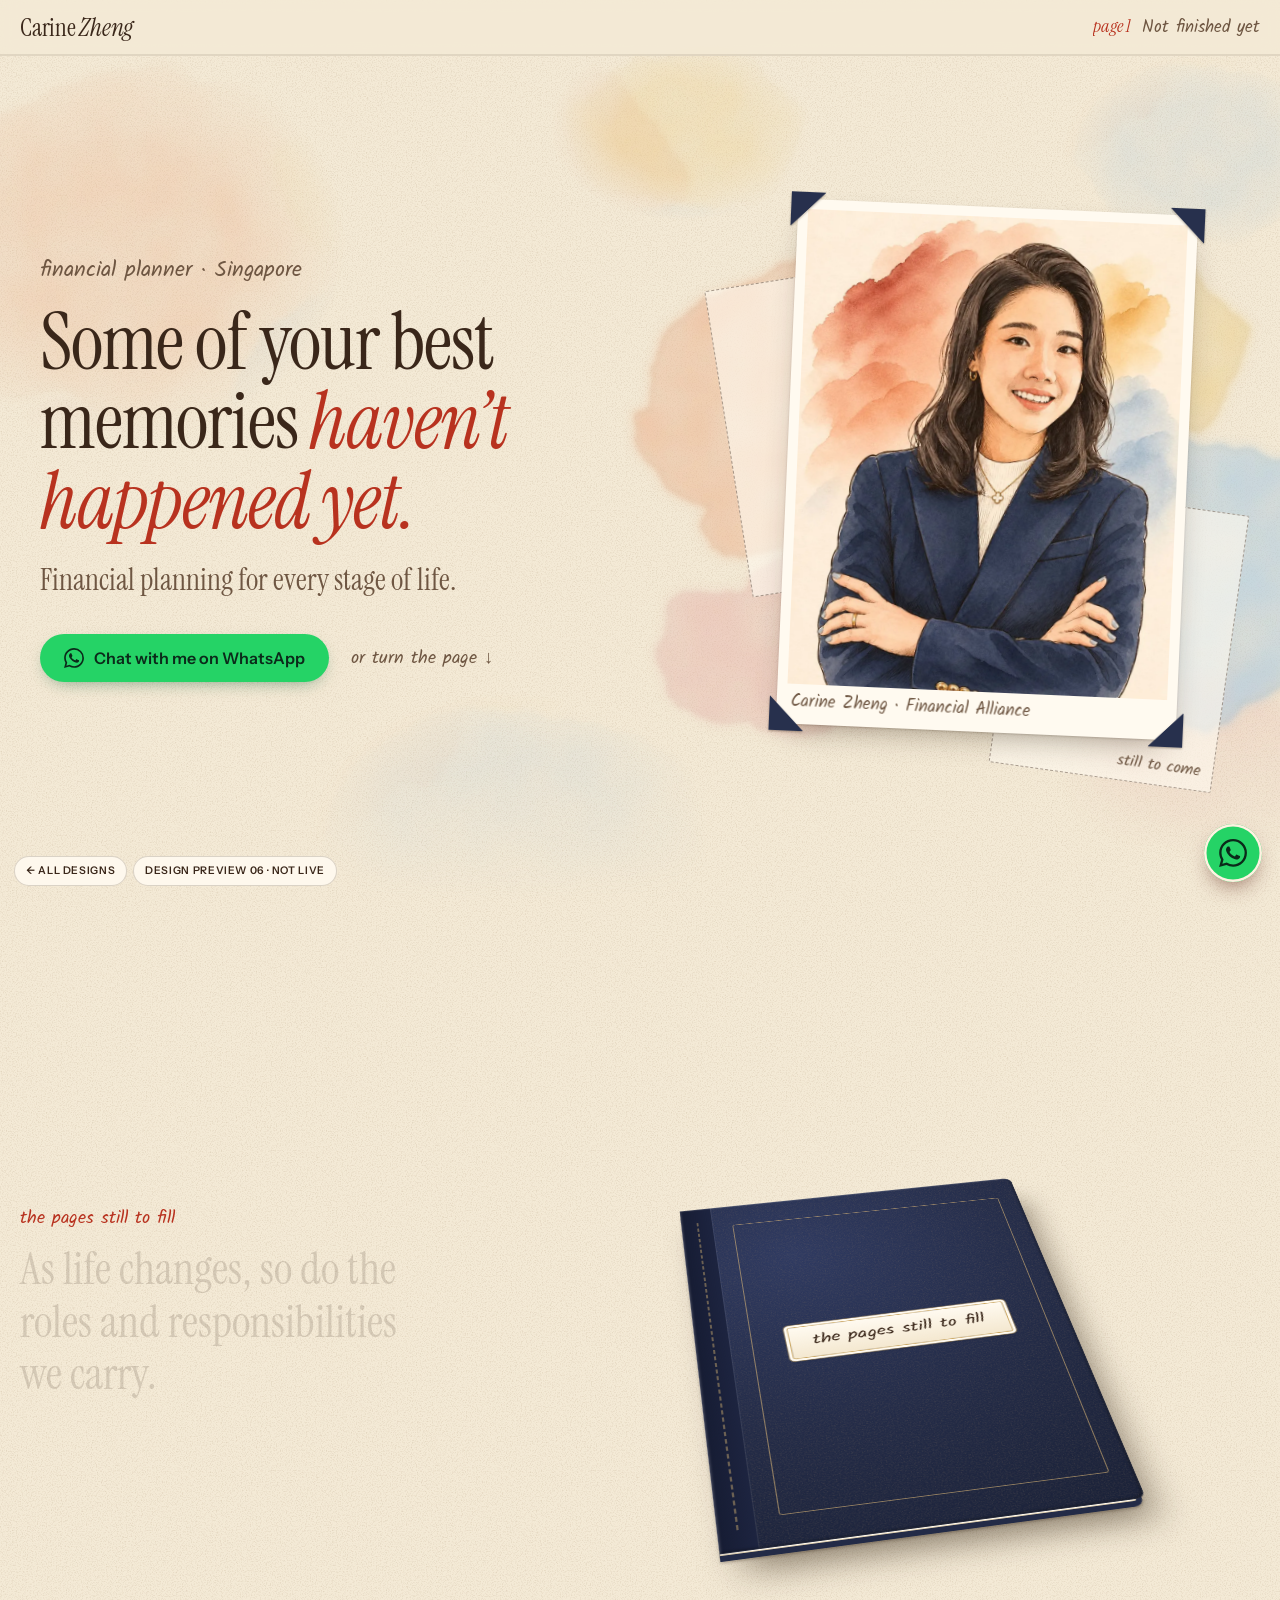
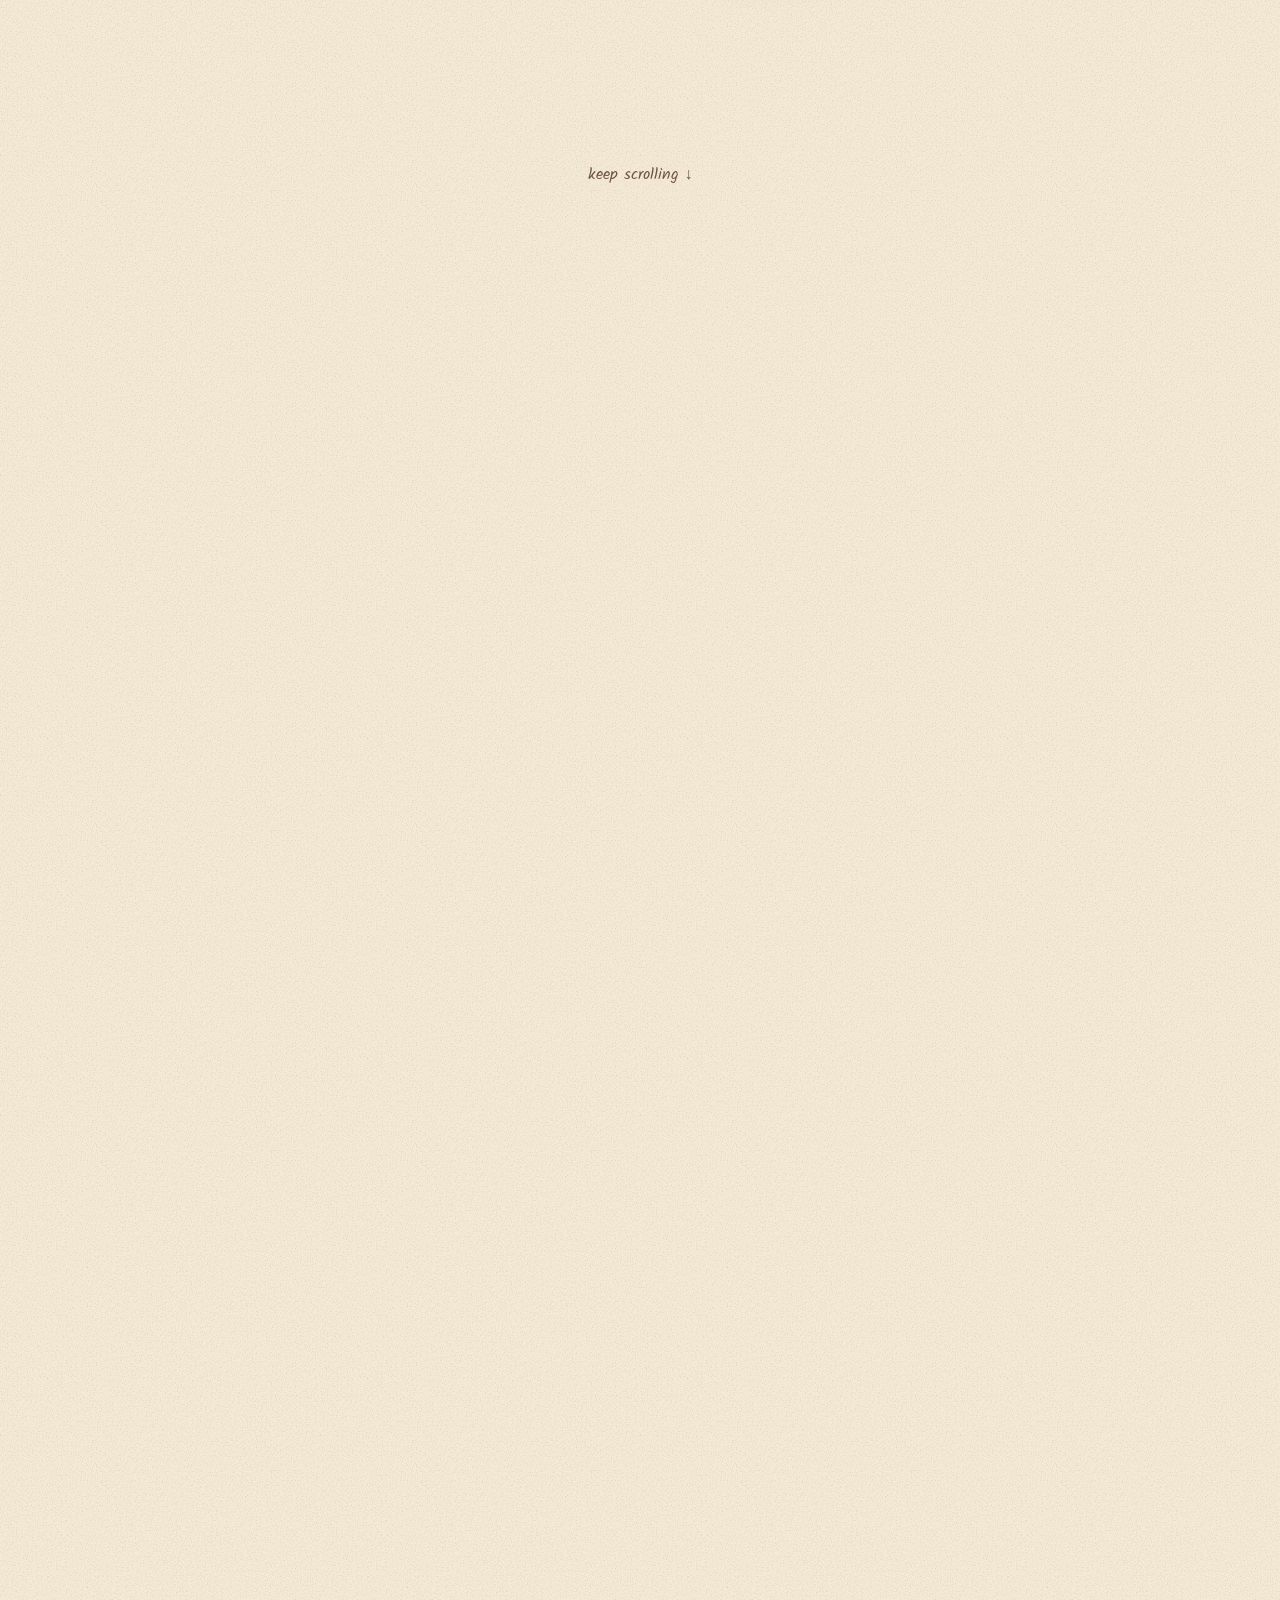
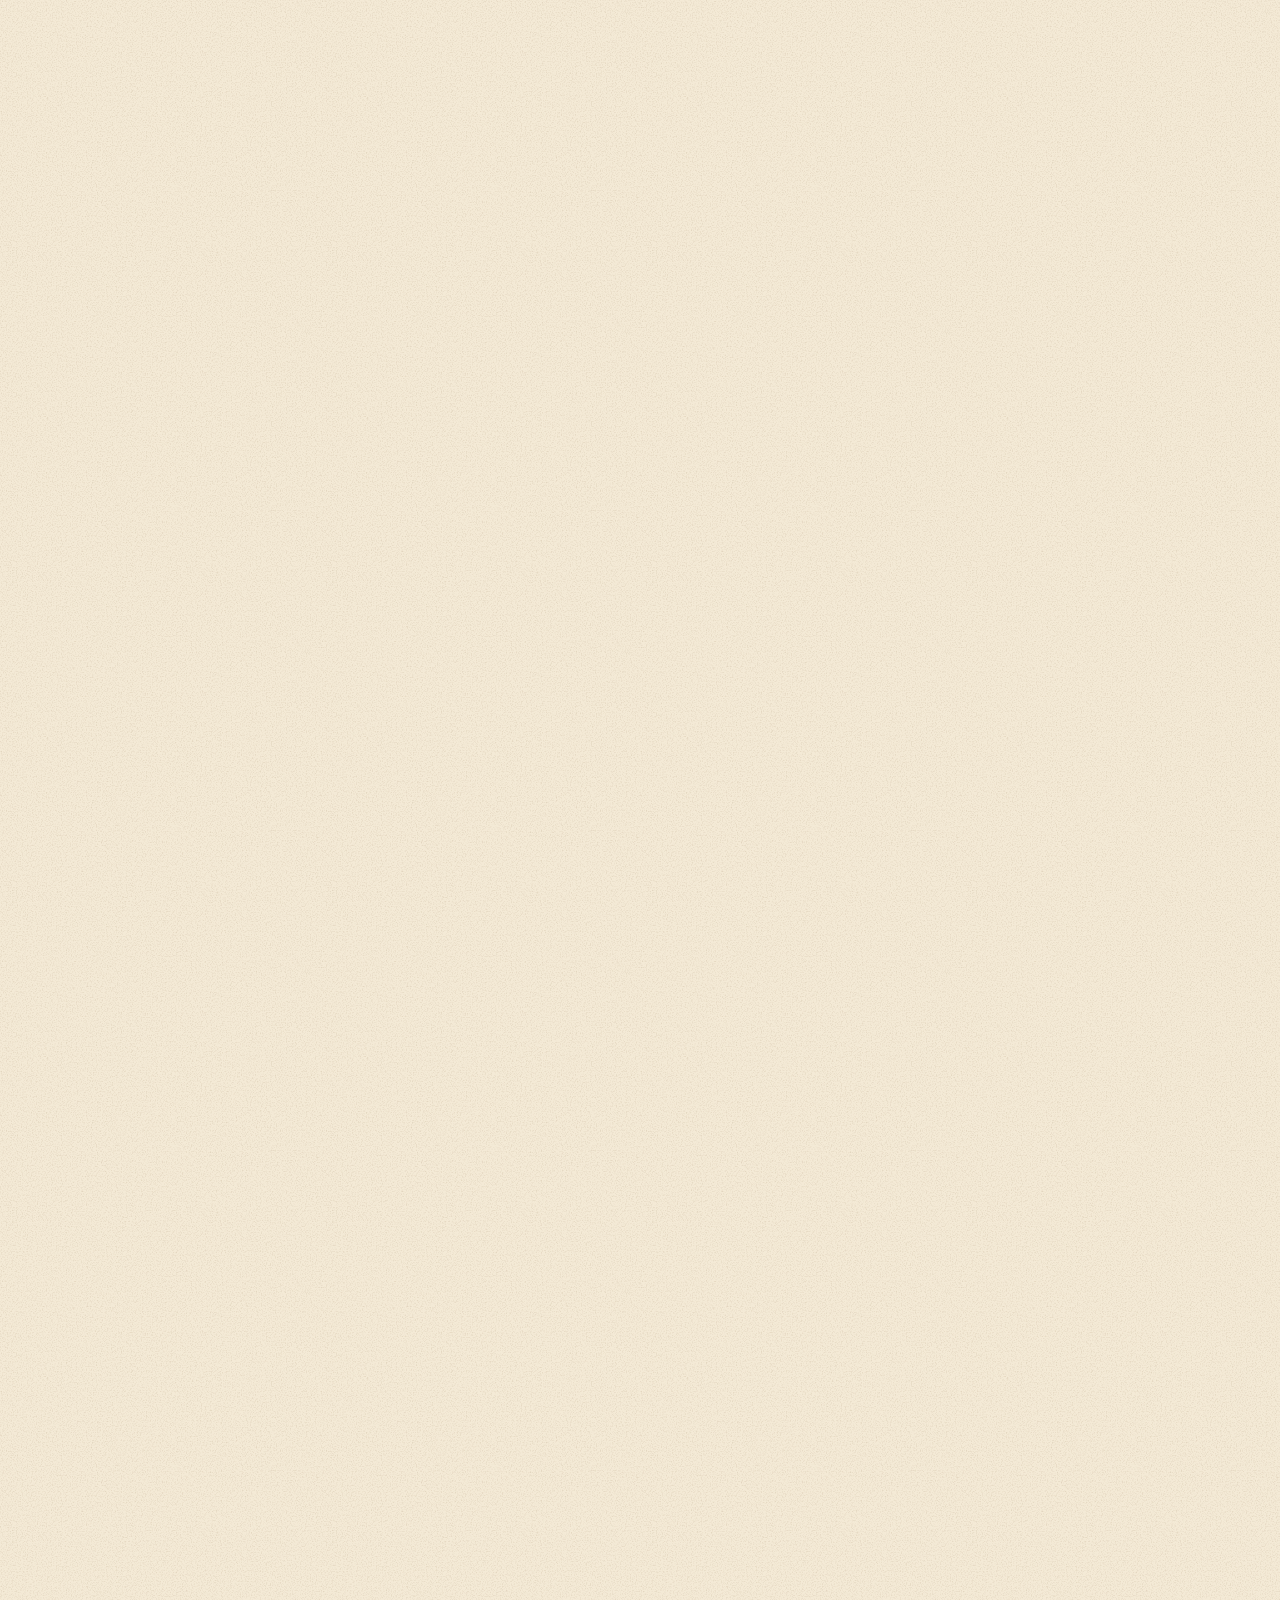
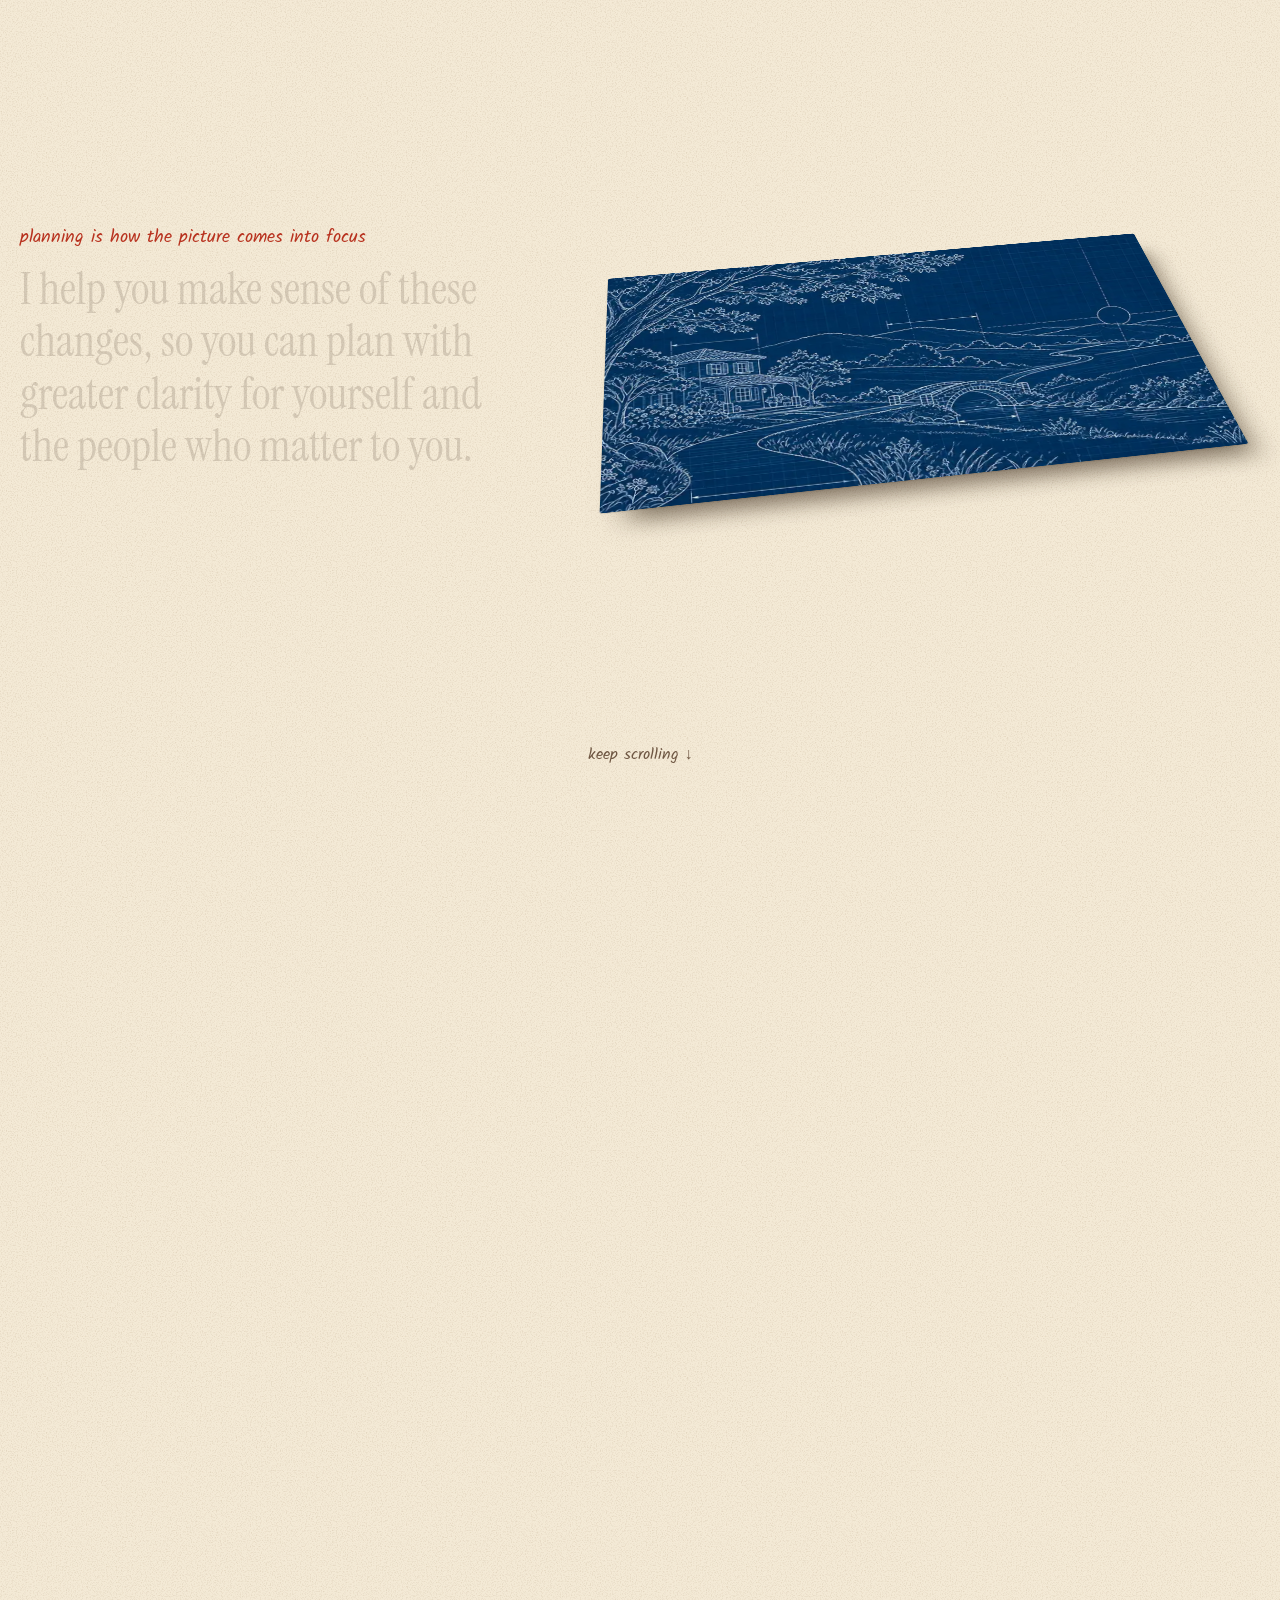
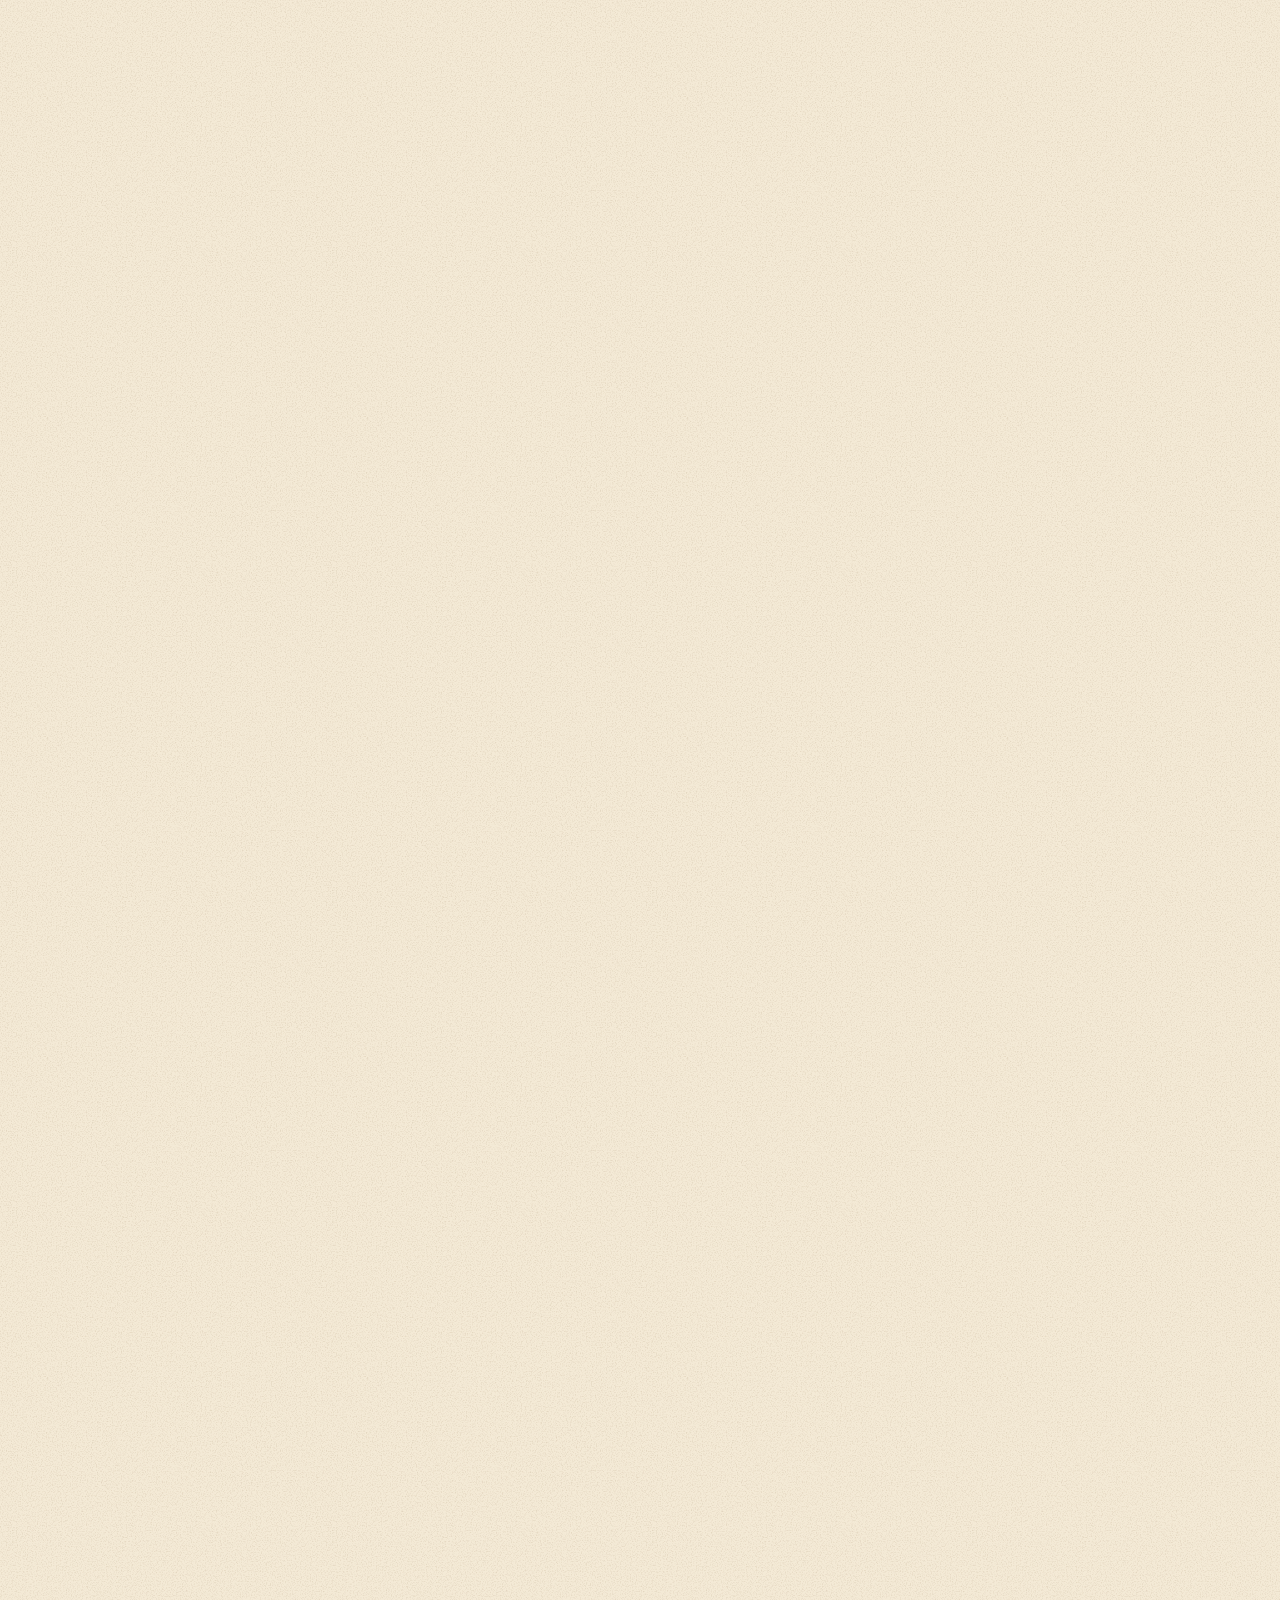
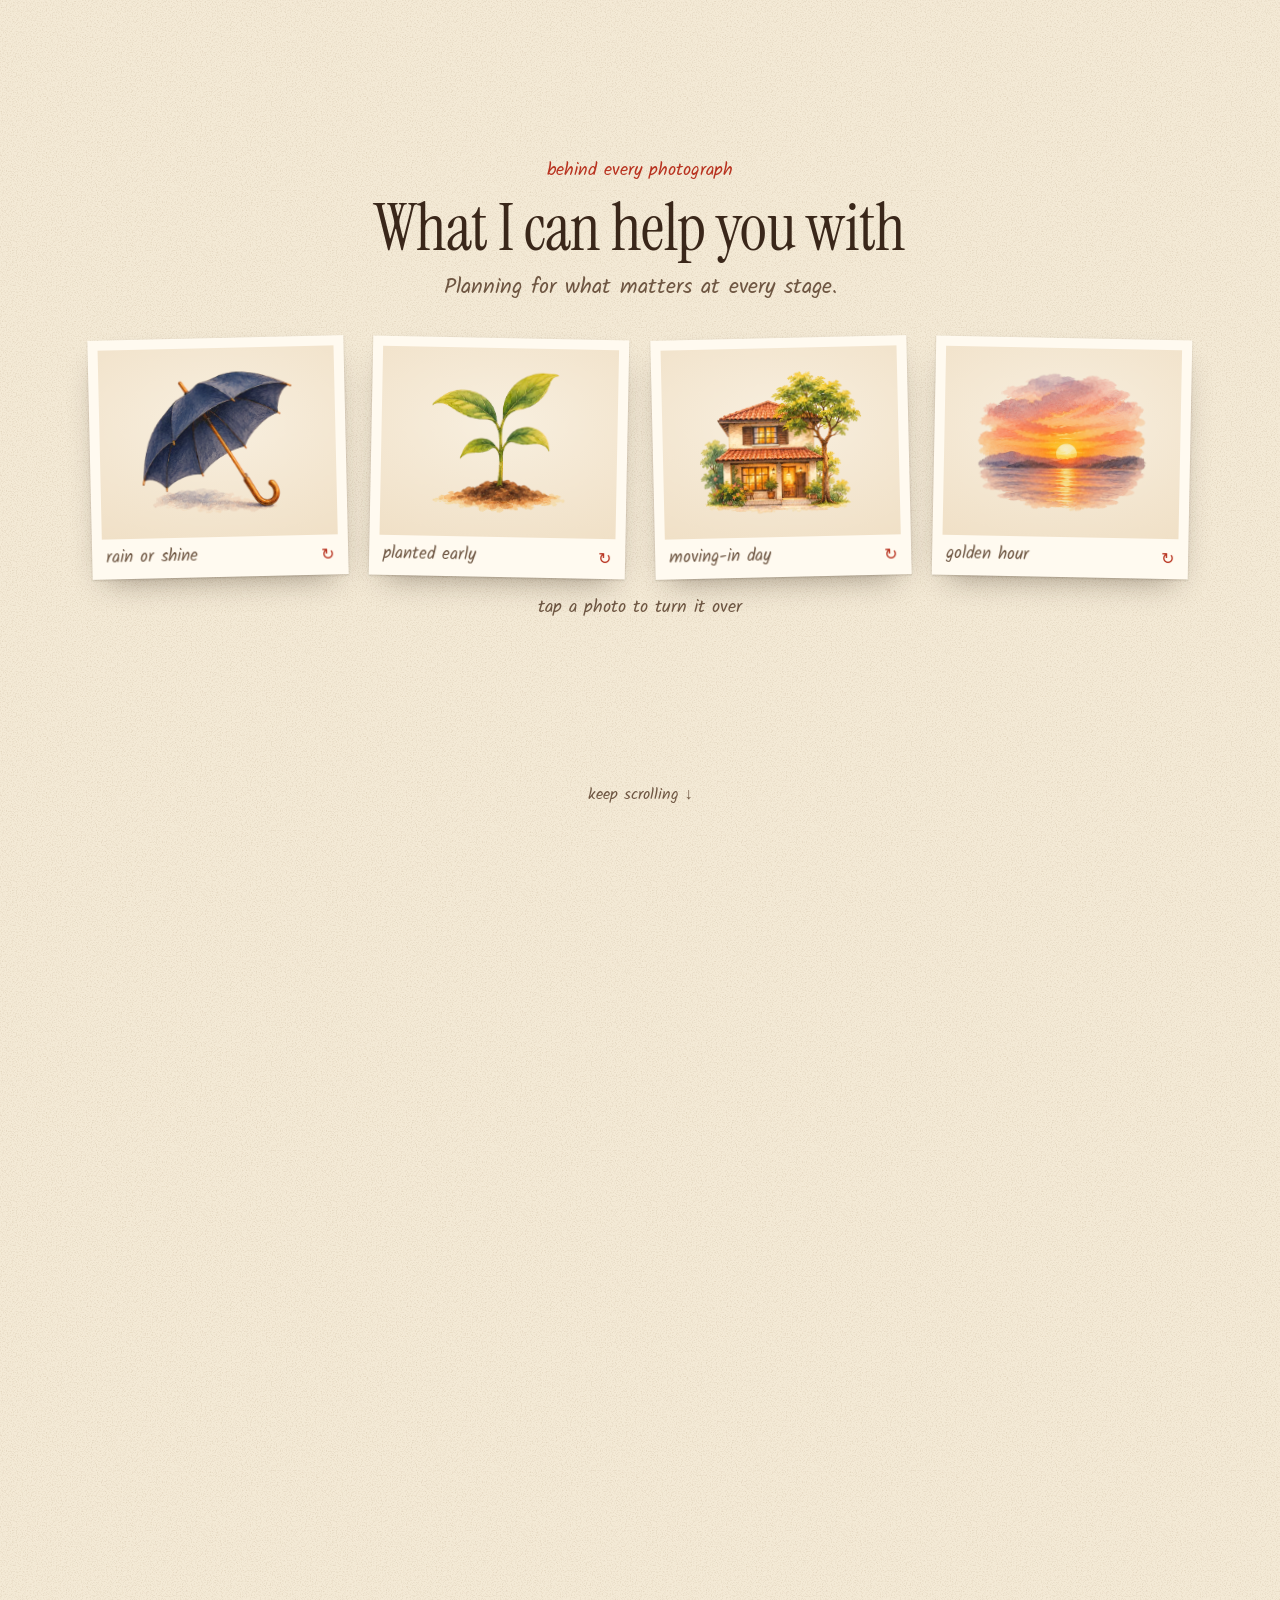
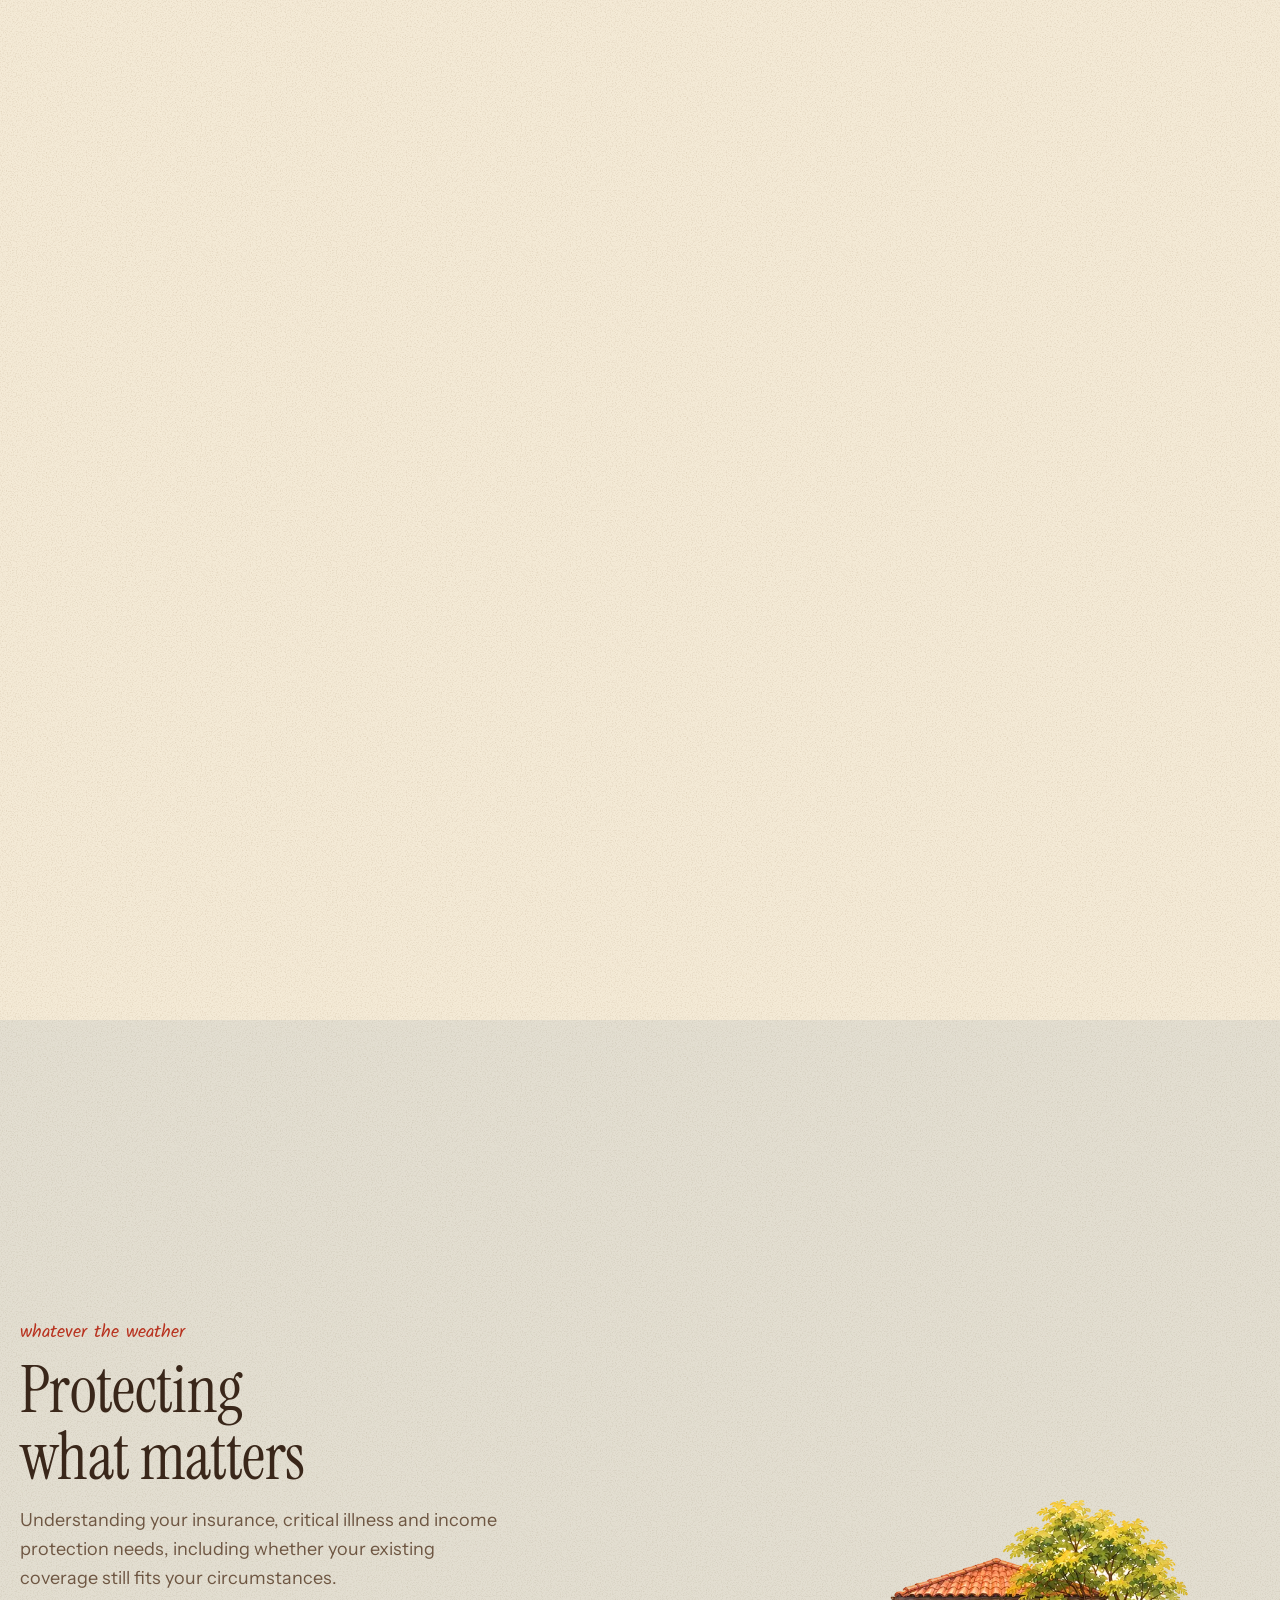
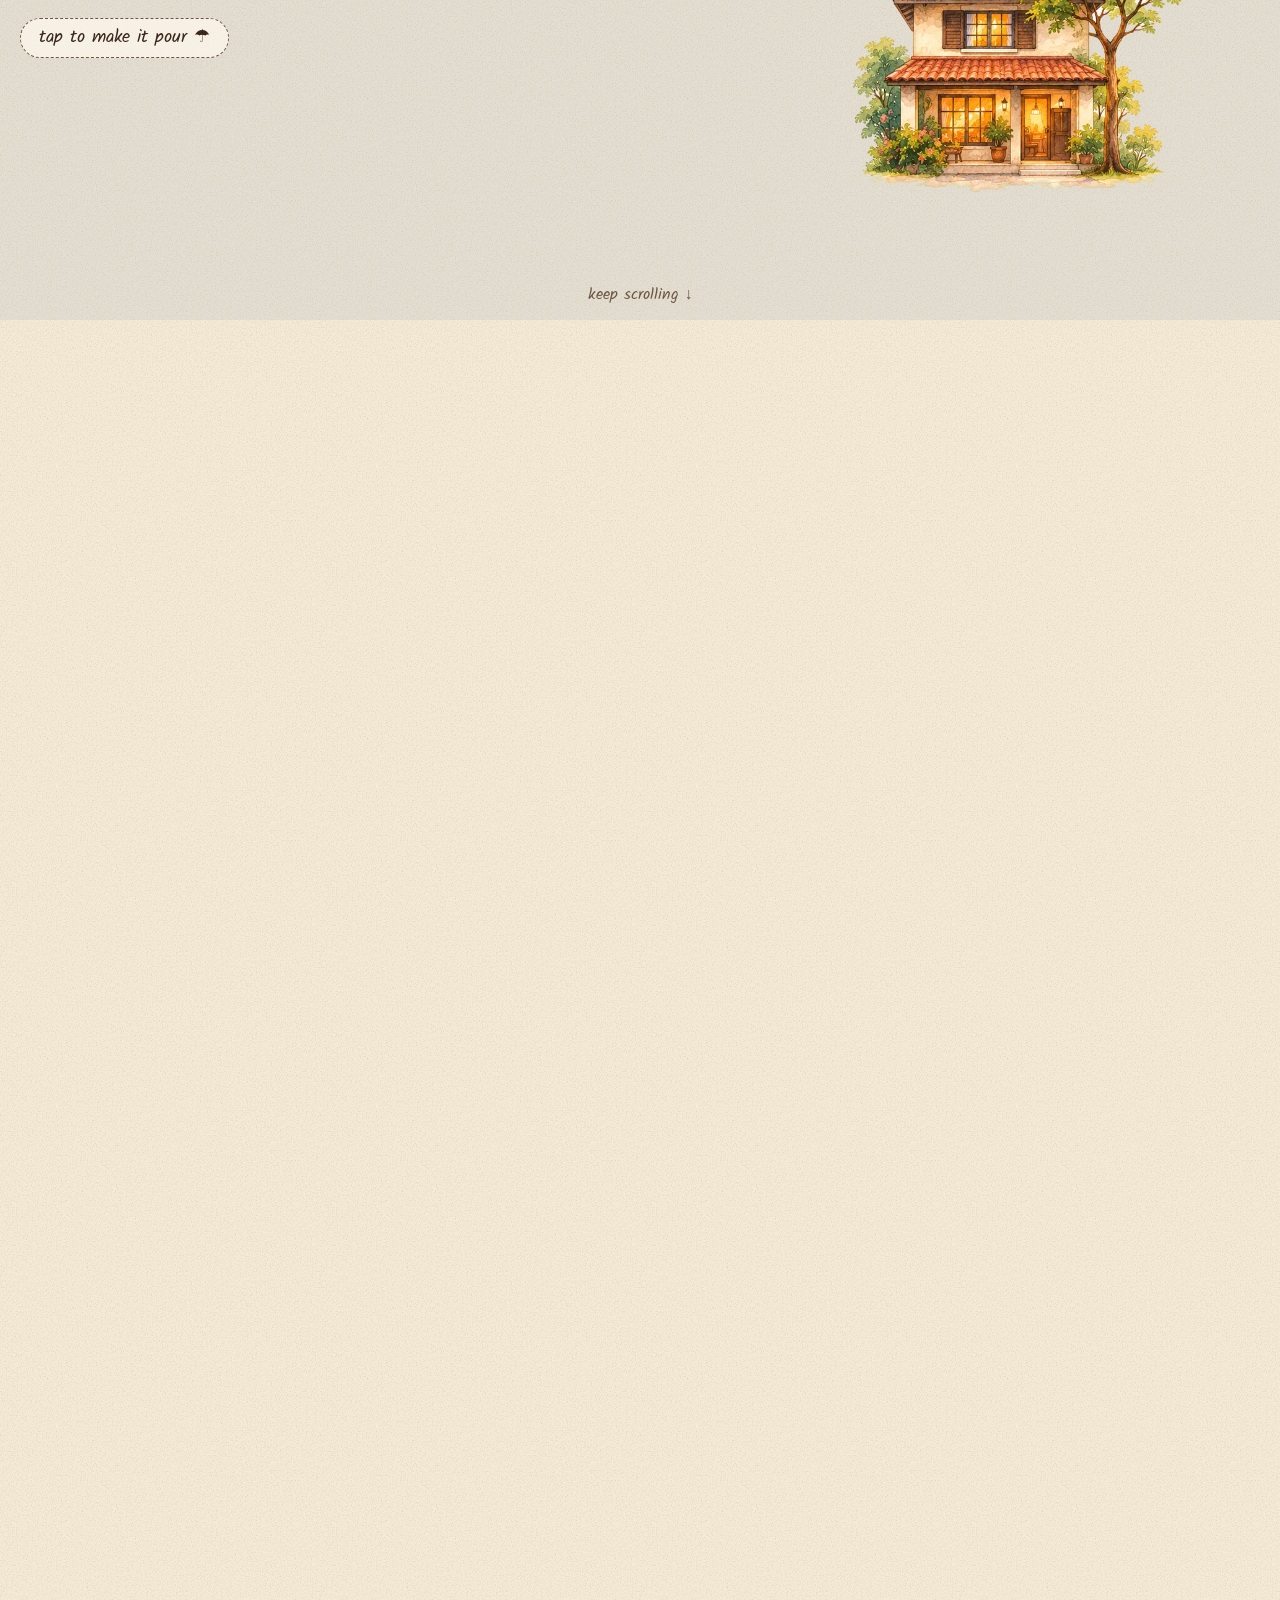
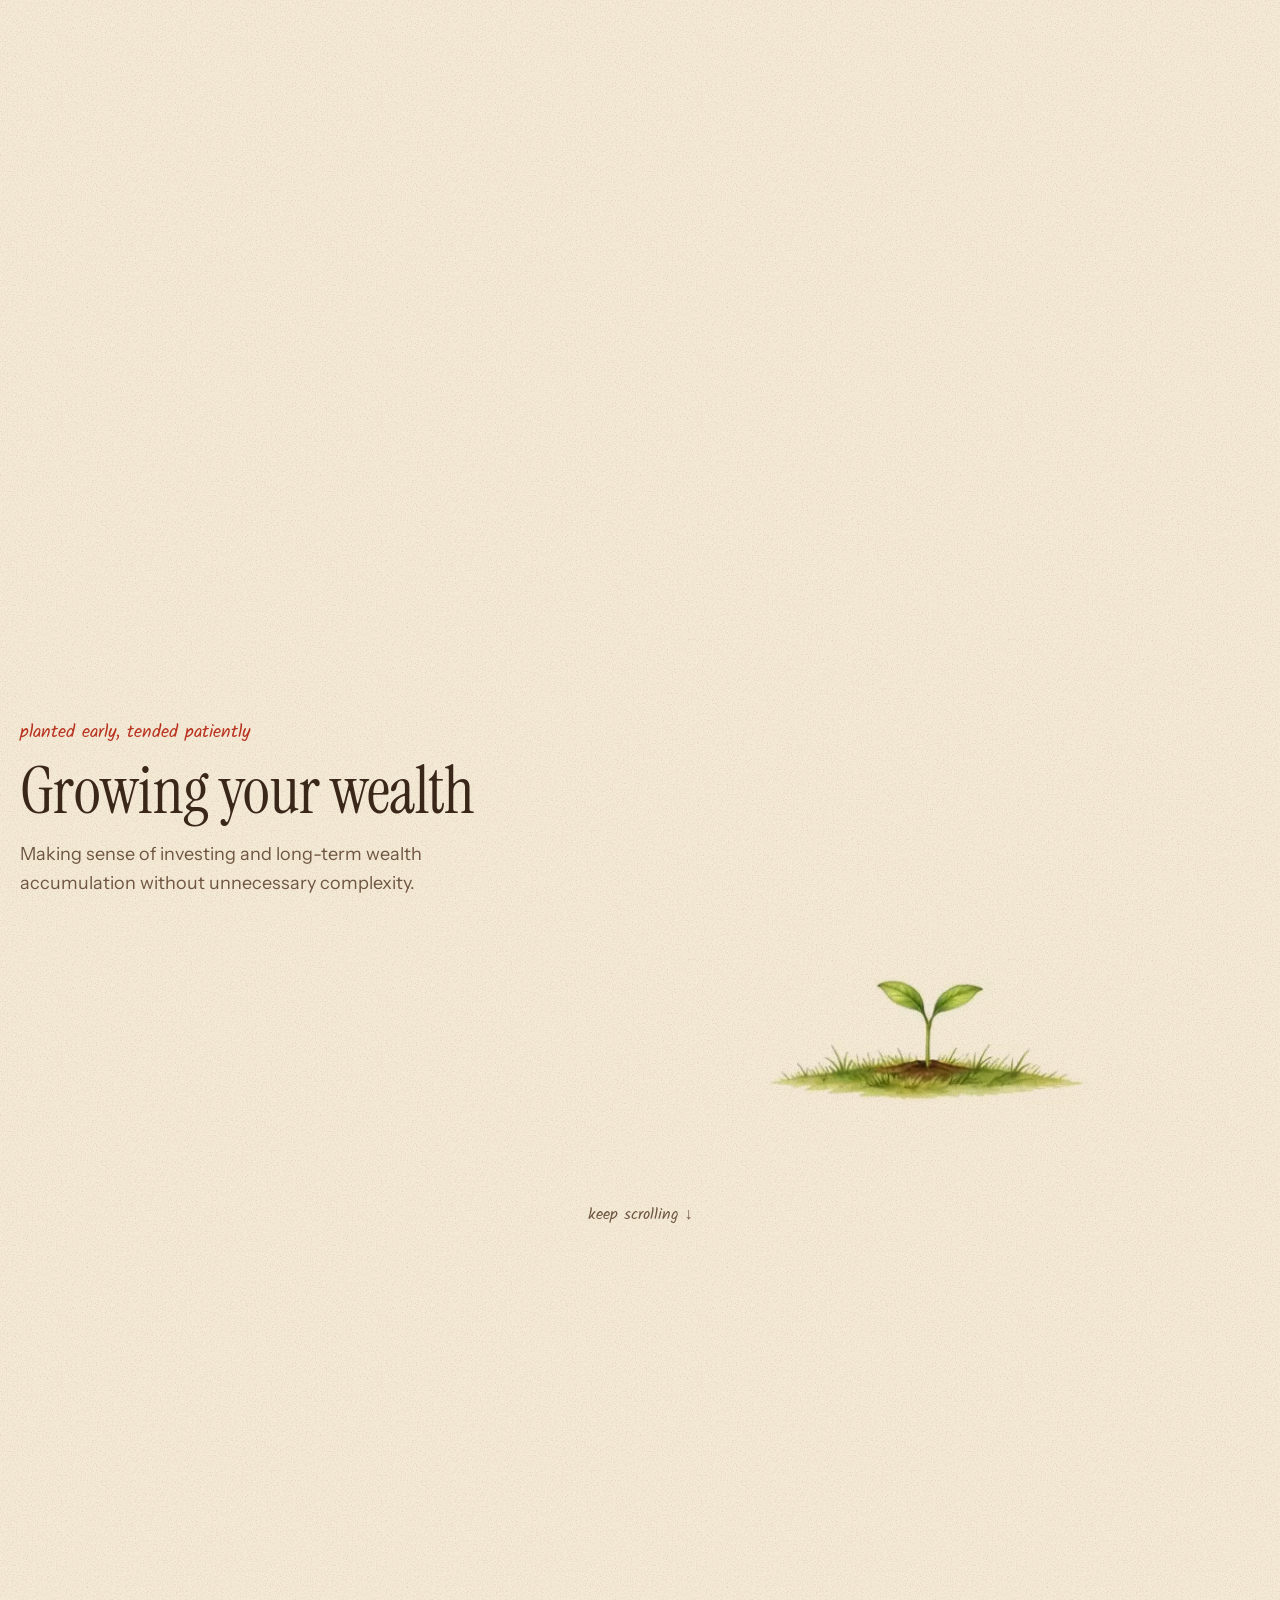
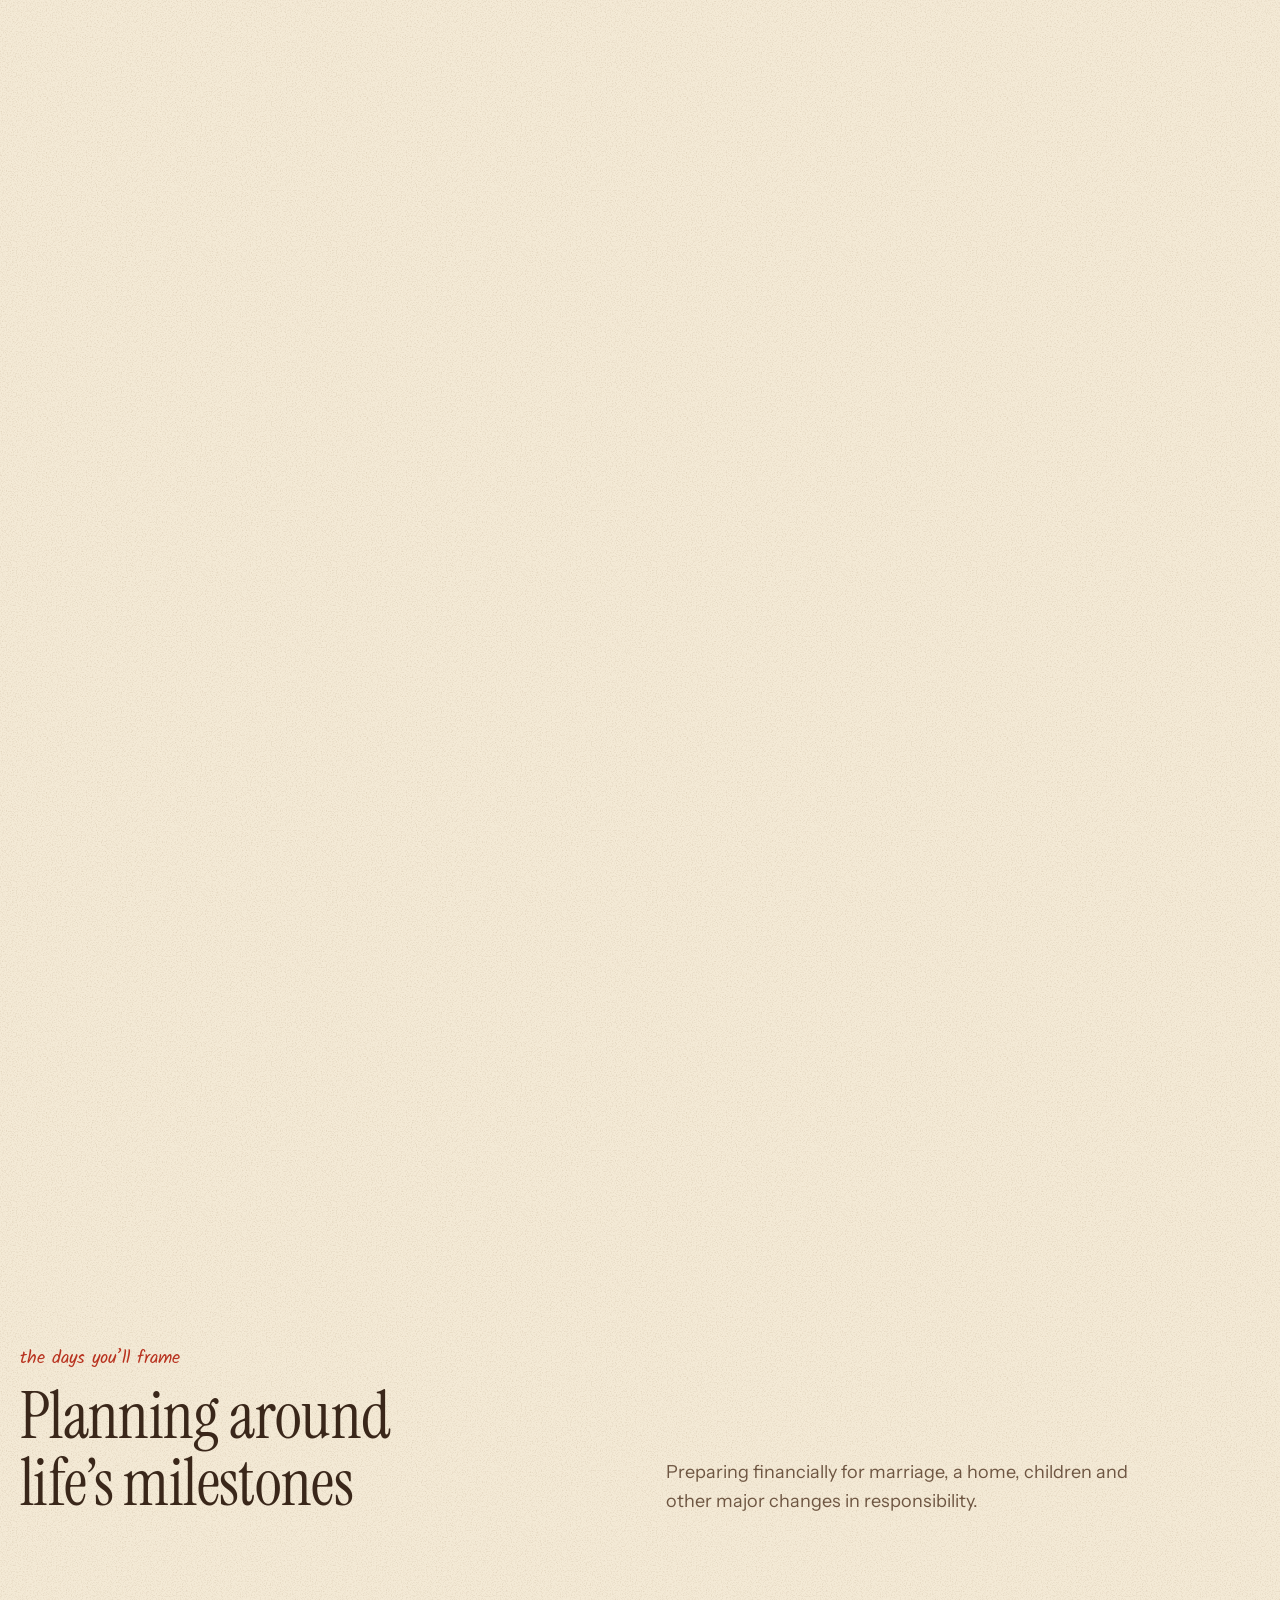
<file: previews/06-album.html>
<!DOCTYPE html>
<html lang="en-SG">
<head>
<meta charset="utf-8">
<meta name="viewport" content="width=device-width, initial-scale=1, viewport-fit=cover">
<title>Carine Zheng | Financial Planner, Singapore</title>
<meta name="description" content="Design preview 06 · Album, the site told as an album of memories still to be made. Mock-up for Carine Zheng.">
<meta name="robots" content="noindex, nofollow">
<script>
  // Motion is opt-in: only with a script running and no request for reduced motion.
  // Without it, every section renders as a finished, still layout.
  document.documentElement.classList.add('js');
  if (!window.matchMedia('(prefers-reduced-motion: reduce)').matches) document.documentElement.classList.add('motion');
</script>
<link rel="preconnect" href="https://fonts.googleapis.com">
<link rel="preconnect" href="https://fonts.gstatic.com" crossorigin>
<link rel="stylesheet" href="https://fonts.googleapis.com/css2?family=Instrument+Sans:wght@400;500;600&family=Instrument+Serif:ital@0;1&family=Kalam:wght@400;700&display=swap">
<style>
@property --lx { syntax: '<length>'; inherits: true; initial-value: 0px; }
@property --ly { syntax: '<length>'; inherits: true; initial-value: 0px; }
@property --lr { syntax: '<length>'; inherits: true; initial-value: 0px; }

:root {
  color-scheme: light;
  --paper: #f4ead6;
  --paper-2: #ebdcc0;
  --card: #fffaf0;
  --ink: #3a271a;
  --ink-soft: #6e5642;
  --seal: #b8321f;
  --seal-deep: #962614;
  --wa: #25d366;
  --wa-deep: #1fb959;
  --wa-ink: #0b2a1a;
  --river: #18213d;
  --moon: #f3e7cf;
  --moon-soft: #cfc6b4;
  --corner: #27304d;
  --gold: #e9c27a;
  --f-display: "Instrument Serif", "Iowan Old Style", Georgia, serif;
  --f-hand: "Kalam", "Segoe Print", "Comic Sans MS", cursive;
  --f-body: "Instrument Sans", "Helvetica Neue", Arial, sans-serif;
  --gutter: max(20px, env(safe-area-inset-left, 0px));
  --gutter-r: max(20px, env(safe-area-inset-right, 0px));
  --hud: 56px;
  --shadow-card: 0 1px 2px #28190a2e, 0 14px 30px -14px #28190a73;
  --ease: cubic-bezier(.2, .8, .2, 1);
  --grain: url("data:image/svg+xml,%3Csvg xmlns='http://www.w3.org/2000/svg' width='320' height='320'%3E%3Cfilter id='g'%3E%3CfeTurbulence type='fractalNoise' baseFrequency='.8' numOctaves='2' stitchTiles='stitch'/%3E%3CfeColorMatrix values='0 0 0 0 .36 0 0 0 0 .25 0 0 0 0 .14 0 0 0 -2.2 1.2'/%3E%3C/filter%3E%3Crect width='320' height='320' filter='url(%23g)' opacity='.22'/%3E%3C/svg%3E");
}
*, *::before, *::after { box-sizing: border-box; }
html { -webkit-text-size-adjust: 100%; }
body {
  margin: 0;
  background-color: var(--paper);
  background-image: var(--grain);
  color: var(--ink);
  font: 400 clamp(1rem, .95rem + .25vw, 1.125rem)/1.6 var(--f-body);
  -webkit-font-smoothing: antialiased;
  overflow-x: clip;
}
img { display: block; max-width: 100%; height: auto; }
a { color: inherit; }
p, h1, h2, h3, ol, ul, dl, dd, figure { margin: 0; }
h1, h2, h3 { font-weight: 400; }
:focus-visible { outline: 2.5px solid var(--seal); outline-offset: 4px; border-radius: 6px; }
.sprite { position: absolute; width: 0; height: 0; overflow: hidden; }
.vh { position: absolute !important; width: 1px; height: 1px; overflow: hidden; clip: rect(0 0 0 0); white-space: nowrap; }
.skip { position: fixed; left: 16px; top: -80px; z-index: 100; background: var(--ink); color: var(--card); padding: 10px 16px; border-radius: 999px; text-decoration: none; transition: top .2s; }
.skip:focus { top: 16px; }
.wrap { width: 100%; max-width: 1240px; margin: 0 auto; padding-left: var(--gutter); padding-right: var(--gutter-r); }

/* Shared pieces, from design 04 --------------------------------------------------- */
.note { font-family: var(--f-hand); color: var(--ink-soft); font-size: 1.15rem; line-height: 1.35; }
.title { font-family: var(--f-display); font-size: clamp(2.3rem, 1.5rem + 3.2vw, 4.4rem); line-height: 1.02; letter-spacing: -.01em; text-wrap: balance; }
.title em { font-style: italic; }
.lede { font-family: var(--f-display); font-size: clamp(1.7rem, 1.15rem + 2.1vw, 3rem); line-height: 1.16; text-wrap: pretty; }
.desc { color: var(--ink-soft); max-width: 40ch; }
.kick { font-family: var(--f-hand); color: var(--seal); font-size: 1.15rem; margin-bottom: 10px; }
.btn {
  display: inline-flex; align-items: center; gap: 10px; padding: 14px 24px; border: 0; border-radius: 999px; cursor: pointer;
  background: var(--seal); color: #fff7ea; font: 600 1rem/1.2 var(--f-body); text-decoration: none;
  box-shadow: 0 6px 18px -8px #50140a99; transition: transform .2s ease, background-color .2s ease;
}
.btn svg { width: 20px; height: 20px; fill: currentColor; flex: none; }
.btn:hover { transform: translateY(-2px); background: var(--seal-deep); }
/* WhatsApp actions wear WhatsApp green. Dark text on it keeps contrast at 7.6:1 (white would be 2:1). */
.btn--wa { background: var(--wa); color: var(--wa-ink); box-shadow: 0 6px 18px -8px #0b5a3299; }
.btn--wa:hover { background: var(--wa-deep); }
.card { position: relative; background: var(--card); padding: 10px 10px 40px; box-shadow: var(--shadow-card); }
.card figcaption { position: absolute; left: 14px; right: 14px; bottom: 8px; font-family: var(--f-hand); font-size: 1.05rem; color: var(--ink-soft); white-space: nowrap; overflow: hidden; text-overflow: ellipsis; }
.tape { position: absolute; width: 120px; left: 50%; top: -18px; translate: -50% 0; rotate: -4deg; pointer-events: none; }
.seal {
  display: inline-grid; place-items: center; width: 2.4rem; height: 2.4rem; flex: none;
  background: var(--seal); color: #fff2e2; font: 400 1.4rem/1 var(--f-display); border-radius: 6px; rotate: -6deg;
  box-shadow: inset 0 0 0 3px var(--seal), inset 0 0 0 4.5px #fff2e2aa;
}

/* Words that brighten as you read, one at a time (Oryzo's scroll-paced copy) ------- */
.motion .words .w { opacity: clamp(.16, calc(var(--k, 0) * (var(--n) + 3) - var(--i)), 1); }

/* HUD: brand, chapter, progress ------------------------------------------------------ */
.hud {
  position: fixed; inset: 0 0 auto 0; z-index: 40; height: var(--hud);
  display: flex; align-items: center; justify-content: space-between; gap: 16px;
  padding: 0 var(--gutter-r) 0 var(--gutter);
  background: rgba(244, 234, 214, .84); -webkit-backdrop-filter: blur(8px); backdrop-filter: blur(8px);
  transition: background-color .6s ease, color .6s ease;
}
.brand { font: 400 1.55rem/1 var(--f-display); text-decoration: none; letter-spacing: -.01em; }
.brand em { font-style: italic; }
.hud__chapter { font-family: var(--f-hand); color: var(--ink-soft); font-size: 1.08rem; text-align: right; white-space: nowrap; overflow: hidden; text-overflow: ellipsis; transition: color .6s ease; }
.hud__bar { position: absolute; left: 0; right: 0; bottom: 0; height: 2px; background: rgba(58, 39, 26, .1); }
.hud__fill { display: block; height: 100%; background: var(--seal); transform-origin: 0 50%; transform: scaleX(0); }
.is-night .hud { background: rgba(24, 33, 61, .86); color: var(--moon); }
.is-night .hud__chapter { color: var(--moon-soft); }
.is-night .hud__bar { background: rgba(243, 231, 207, .14); }

/* Held sections: a tall block with a sticky stage that the scroll plays ------------ */
.beat { position: relative; }
.stage { position: relative; padding: calc(var(--hud) + 56px) var(--gutter-r) 72px var(--gutter); }
.stage__in { position: relative; z-index: 1; width: 100%; max-width: 1240px; margin: 0 auto; }
.cue { display: none; }
.motion .beat { height: calc(var(--len) * 100vh); height: calc(var(--len) * 100svh); }
.motion .stage { position: sticky; top: 0; height: 100vh; height: 100svh; overflow: hidden; padding-top: calc(var(--hud) + 28px); padding-bottom: 48px; display: flex; }
.motion .stage__in { height: 100%; }
.motion .cue { display: block; position: absolute; z-index: 3; left: 50%; bottom: 14px; translate: -50% 0; font-size: 1rem; opacity: clamp(0, calc(1 - var(--p, 0) * 5), 1); pointer-events: none; }

.hud__page { margin-right: 12px; color: var(--seal); font: italic 400 1.12rem/1 var(--f-display); }
.is-night .hud__page { color: var(--gold); }

/* Photo corners: how a print is mounted on an album page. One pseudo-element paints all four. */
.cornered { --cs: 24px; position: relative; }
.cornered::before {
  content: ""; position: absolute; inset: calc(var(--cs) * -.2); z-index: 3; pointer-events: none;
  background:
    linear-gradient(135deg, var(--corner) 50%, #0000 51%) 0 0 / var(--cs) var(--cs) no-repeat,
    linear-gradient(225deg, var(--corner) 50%, #0000 51%) 100% 0 / var(--cs) var(--cs) no-repeat,
    linear-gradient(45deg, var(--corner) 50%, #0000 51%) 0 100% / var(--cs) var(--cs) no-repeat,
    linear-gradient(315deg, var(--corner) 50%, #0000 51%) 100% 100% / var(--cs) var(--cs) no-repeat;
  filter: drop-shadow(0 1px 1px #28190a59);
}

/* 1. Cover: the album opens on her portrait; two prints that have not been taken yet wait behind it ---- */
.hero { position: relative; overflow-x: clip; padding: calc(var(--hud) + clamp(36px, 7vw, 96px)) 0 clamp(64px, 9vw, 120px); }
.hero__grid { display: grid; grid-template-columns: 1.1fr .9fr; align-items: center; gap: clamp(32px, 6vw, 96px); }
/* On a laptop or wider the cover fills the first screen and its contents sit in the middle of the space under the
   header, a touch above true centre (which is where the eye reads "centred"). Phones keep the top-down layout:
   there the cover is taller than the screen, so there is nothing to centre in. */
@media (min-width: 901px) {
  .hero { display: flex; flex-direction: column; justify-content: center; min-height: 100vh; min-height: 100svh; padding: calc(var(--hud) + clamp(28px, 5vh, 64px)) 0 calc(clamp(28px, 5vh, 64px) + 2vh); }
}
.hero__eyebrow { font-size: 1.35rem; margin-bottom: 18px; }
.h1 { font-family: var(--f-display); font-size: clamp(2.7rem, 1.6rem + 4.2vw, 5.6rem); line-height: 1; letter-spacing: -.015em; text-wrap: balance; }
.h1 em { font-style: italic; color: var(--seal); }
.hero__sub { margin-top: 22px; font: 400 clamp(1.3rem, 1.05rem + 1vw, 1.85rem)/1.2 var(--f-display); color: var(--ink-soft); }
.hero__actions { display: flex; flex-wrap: wrap; align-items: center; gap: 14px 22px; margin-top: 36px; }
.hero__hint { text-decoration: none; }
.hero__art { position: relative; justify-self: center; width: min(400px, 100%); }
.hero__bloom { position: absolute; width: 230%; max-width: none; left: 50%; top: 52%; translate: -52% -50%; pointer-events: none; z-index: -1; }
.polaroid { --cs: 34px; rotate: 2.5deg; }
.polaroid__img { width: 100%; aspect-ratio: 4 / 5; object-fit: cover; }
.blank { position: absolute; z-index: -1; display: flex; align-items: flex-end; aspect-ratio: 4 / 5; padding: 0 12px 10px; border: 1.5px dashed #3a271a70; border-radius: 2px; background: #fffaf099; rotate: var(--r); font-family: var(--f-hand); font-size: 1rem; color: var(--ink-soft); pointer-events: none; }
.blank--a { --r: -9deg; --d: 14; --n: 0; width: 62%; left: -24%; top: 12%; }
.blank--b { --r: 8deg; --d: 24; --n: 1; width: 56%; right: -22%; bottom: -9%; justify-content: flex-end; padding-bottom: 6px; }
/* On arrival the headline resolves out of a blur, word by word; the portrait drops onto the page; the waiting
   prints slide out from behind it. The arrival animates `transform`, the pointer drift moves `translate`, and
   the resting tilt is `rotate`, so the three never fight. */
.motion .h1 .w { display: inline-block; animation: resolve 1s var(--ease) both; animation-delay: calc(140ms + var(--i) * 80ms); }
.motion .polaroid { animation: drop 1s var(--ease) .5s both; }
.motion .blank {
  translate: calc(var(--mx, 0) * var(--d) * 1px) calc(var(--my, 0) * var(--d) * 1px);
  transition: translate .35s ease-out;
  animation: lay .9s var(--ease) both; animation-delay: calc(1.2s + var(--n) * .18s);
}
@keyframes lay { from { opacity: 0; transform: translate(calc(var(--r) * -3px), 20px) scale(.9); } }
@keyframes resolve { from { opacity: 0; filter: blur(14px); transform: translateY(12px); } }
@keyframes drop { from { opacity: 0; transform: translateY(-40px) rotate(-8deg); } }
@keyframes bloom { from { opacity: 0; transform: scale(.7); } }
/* Behind the cover: watercolour washes that bleed onto the paper and then drift, very slowly, like paint still
   wet. Each is one of the four washes in bloom.webp (the picture already behind the portrait, so nothing new is
   fetched), cropped out and given a soft edge. Only `transform` and `opacity` move, which the browser can do
   without repainting. They keep to the edges; the headline stays on plain paper. Off by default: the still page
   (reduced motion, or no script) is unchanged. */
.hero__wash { display: none; }
.motion .hero__wash { display: block; position: absolute; inset: 0; z-index: -2; overflow: hidden; pointer-events: none; -webkit-mask-image: linear-gradient(#000 78%, #0000); mask-image: linear-gradient(#000 78%, #0000); }
.wash {
  position: absolute; width: var(--w); aspect-ratio: var(--ar); border-radius: 50%;
  background: url("kit/wc/bloom.webp") var(--bp) / var(--bs) no-repeat;
  -webkit-mask-image: radial-gradient(closest-side, #000 52%, #0000 100%); mask-image: radial-gradient(closest-side, #000 52%, #0000 100%);
  translate: calc(var(--mx, 0) * var(--d) * 1px) calc(var(--my, 0) * var(--d) * 1px); transition: translate .8s ease-out;
  animation: bleed 2.6s var(--ease) both, var(--drift) var(--t) ease-in-out infinite alternate; animation-delay: calc(.3s + var(--n) * .28s), calc(var(--n) * -7s);
  will-change: transform;
}
.wash--peach { --w: clamp(300px, 36vw, 700px); --ar: 66 / 57; --bs: 212.1% 175.4%; --bp: 23% 25.6%; --o: .6; --d: -10; --n: 0; --t: 26s; --drift: drift-a; left: -9%; top: 5%; }
.wash--gold { --w: clamp(190px, 21vw, 420px); --ar: 45 / 31; --bs: 311.1% 322.6%; --bp: 73.7% 20.3%; --o: .62; --d: 16; --n: 1; --t: 21s; --drift: drift-b; left: 43%; top: 4%; }
.wash--blue { --w: clamp(280px, 32vw, 640px); --ar: 71 / 50; --bs: 197.2% 200%; --bp: 91.3% 80%; --o: .5; --d: -18; --n: 2; --t: 30s; --drift: drift-c; left: 24%; bottom: -9%; }
.wash--rose { --w: clamp(220px, 25vw, 500px); --ar: 45 / 32; --bs: 311.1% 312.5%; --bp: 22.1% 86.8%; --o: .6; --d: 12; --n: 3; --t: 24s; --drift: drift-b; right: -7%; bottom: 3%; }
.wash--sky { --w: clamp(200px, 22vw, 440px); --ar: 71 / 50; --bs: 197.2% 200%; --bp: 91.3% 80%; --o: .4; --d: 22; --n: 4; --t: 34s; --drift: drift-a; right: -5%; top: 6%; }
/* The first screen's paint arrives the way a wet brush lands: small and faint, then spreading. */
@keyframes bleed { from { opacity: 0; scale: .45; } to { opacity: var(--o); scale: 1; } }
@keyframes drift-a { from { transform: translate3d(-2%, 3%, 0) rotate(-5deg) scale(1); } to { transform: translate3d(11%, -7%, 0) rotate(7deg) scale(1.16); } }
@keyframes drift-b { from { transform: translate3d(8%, -5%, 0) rotate(6deg) scale(1.1); } to { transform: translate3d(-10%, 9%, 0) rotate(-8deg) scale(.96); } }
@keyframes drift-c { from { transform: translate3d(-9%, 2%, 0) rotate(3deg) scale(.98); } to { transform: translate3d(10%, -9%, 0) rotate(-6deg) scale(1.14); } }
/* The wash behind her portrait breathes with them, once it has arrived. */
.motion .hero__bloom { animation: bloom 1.6s ease .2s both, breathe 14s ease-in-out 1.8s infinite alternate; }
@keyframes breathe { from { transform: scale(1) rotate(0deg); } to { transform: scale(1.06) rotate(2.5deg); } }
/* Nothing drifts while the cover is off screen. */
.hero.is-away .wash, .hero.is-away .hero__bloom { animation-play-state: paused; }

/* 2. The pages still to fill: a photo album opens and five prints are placed on its pages as you scroll ---- */
.pages .stage__in { display: grid; grid-template-columns: minmax(0, .74fr) minmax(0, 1.26fr); gap: clamp(28px, 4vw, 64px); align-items: center; }
.s2 { margin-top: 26px; }
.motion .s2 { opacity: 0; transform: translateY(12px); transition: opacity .6s ease, transform .6s var(--ease); }
.motion .s2.is-in { opacity: 1; transform: none; }
/* A photo album in real 3D. .book is the camera; .book__base is the back board and the right-hand pages;
   .book__leaf is the front cover, hinged on the spine, whose inside becomes the left-hand page. --o is how far the
   cover has opened and --c how far the camera has come round; both are 1 (open, flat) unless the scroll says otherwise. */
.album { justify-self: center; width: 100%; max-width: 800px; }
.motion .album { width: min(100%, 800px, calc((100vh - var(--hud) - 170px) * 1.5)); width: min(100%, 800px, calc((100svh - var(--hud) - 170px) * 1.5)); perspective: 1500px; perspective-origin: 50% 30%; }
.book { --o: 1; --c: 1; --navy: #232b47; position: relative; aspect-ratio: 3 / 2; transform-style: preserve-3d; }
.motion .book { --o: 0; --c: 0; transform: translateX(calc((1 - var(--c)) * -25%)) rotateX(calc(52deg - var(--c) * 36deg)) rotateZ(calc(var(--c) * 9deg - 10deg)); will-change: transform; }
.book__base, .book__leaf { position: absolute; top: 0; bottom: 0; left: 50%; width: 50%; transform-style: preserve-3d; }
/* The back board, a little larger than the pages, and its shadow on the table */
.book__base::before { content: ""; position: absolute; inset: -7px -8px -7px 0; border-radius: 0 9px 9px 0; background: var(--navy); box-shadow: 0 2px 3px #28190a40, 14px 22px 36px -8px #28190a80; }
/* Three sheets, each a hair above the last, so the tilted book shows the thickness of its pages */
.book__base i { position: absolute; inset: 0; border: 1px solid #d8c8a8; border-left: 0; border-radius: 0 3px 3px 0; background: linear-gradient(90deg, #3a271a30 0, #3a271a00 34px), var(--card); }
.book__base i:nth-child(1) { transform: translateZ(2px); inset: 0 -2px -2px 0; }
.book__base i:nth-child(2) { transform: translateZ(4px); inset: 0 -1px -1px 0; }
.book__base i:nth-child(3) { transform: translateZ(6px); }
.book__leaf { transform-origin: 0 50%; transform: translateZ(5px) rotateY(calc(var(--o) * -180deg)) translateZ(5px); }
.book__front, .book__inside { position: absolute; inset: -7px -8px -7px 0; -webkit-backface-visibility: hidden; backface-visibility: hidden; }
/* Outside of the cover: navy cloth, a stitched spine, a foil line and a paper label */
.book__front {
  border-radius: 0 9px 9px 0; display: grid; place-items: center;
  background: linear-gradient(90deg, #0000 0 9%, #ffffff12 9% calc(9% + 1px), #0000 calc(9% + 1px)), linear-gradient(90deg, #161c33 0, #1d2440 9%, #0000 9%), var(--grain), radial-gradient(120% 90% at 30% 20%, #2f3a61 0, var(--navy) 60%, #1b2239 100%);
  box-shadow: inset 0 0 0 1px #ffffff14, inset -2px -2px 3px #0000004d, inset 2px 2px 2px #ffffff1a;
}
.book__front::before { content: ""; position: absolute; inset: 7% 6% 7% 14.5%; border: 1.5px solid #e9c27a8c; border-radius: 3px; }
.book__front::after { content: ""; position: absolute; left: 4.2%; top: 5%; bottom: 5%; border-left: 2px dashed #e9c27a66; }
.book__label { position: relative; margin: 0 4% 6% 12%; padding: .55em 1.1em .5em; max-width: 72%; background: linear-gradient(#fffaf0, #f4e8d0); border-radius: 2px; box-shadow: 0 0 0 1px #c9a45c, 0 0 0 4px #fffaf0, 0 0 0 5px #c9a45c80, 0 3px 5px #00000059; font: 400 clamp(.95rem, .6rem + 1vw, 1.3rem)/1.2 var(--f-hand); color: var(--ink); text-align: center; rotate: -1.2deg; }
/* Inside of the cover: once it has swung open it is the left-hand page, with the board showing round it */
.book__inside { transform: rotateY(180deg); border-radius: 9px 0 0 9px; background: var(--navy); box-shadow: -10px 20px 30px -12px #28190a66; }
.book__inside::before { content: ""; position: absolute; inset: 7px 0 7px 8px; border: 1px solid #d8c8a8; border-right: 0; border-radius: 3px 0 0 3px; background: linear-gradient(270deg, #3a271a30 0, #3a271a00 34px), var(--card); }
/* The prints sit on the open pages: two on the left, three on the right. Positions are shares of the open spread. */
.album__list { position: absolute; inset: 0; list-style: none; margin: 0; padding: 0; transform: translateZ(7px); transform-style: preserve-3d; }
.album__list li { position: absolute; left: var(--x); top: var(--y); width: var(--w); transform-style: preserve-3d; }
.album__list li:nth-child(1) { --x: 6.5%; --y: 8%; --w: 25%; rotate: -2.2deg; }
.album__list li:nth-child(2) { --x: 17%; --y: 51%; --w: 26.5%; rotate: 1.8deg; }
.album__list li:nth-child(3) { --x: 54.5%; --y: 7%; --w: 20%; rotate: -1.6deg; }
.album__list li:nth-child(4) { --x: 76.5%; --y: 17%; --w: 19.5%; rotate: 2.4deg; }
.album__list li:nth-child(5) { --x: 60%; --y: 52%; --w: 29%; rotate: -1.2deg; }
.album__list li:nth-child(-n+2) { transform: translateZ(-6px); }
.motion .album__list li:nth-child(-n+2) .mem { opacity: clamp(0, calc((var(--o) - .92) * 14), 1); }
/* --b is how far a print has come down onto the page (0 is an empty mount, 1 is placed); --e is the same, eased. */
.mem { --b: 1; --e: 1; margin: 0; transform-style: preserve-3d; }
.motion .mem { --b: 0; --e: 0; }
.mem__win { --cs: 15px; aspect-ratio: 5 / 4; transform-style: preserve-3d; outline: 1.5px dashed rgb(58 39 26 / calc((1 - var(--b)) * .5)); outline-offset: -2px; }
/* The print's shadow on the page: wide and soft while it is in the air, tight once it lands */
.mem__win::after { content: ""; position: absolute; inset: 7%; z-index: 0; border-radius: 6px; background: #28190a; opacity: calc(clamp(0, var(--b) * 4, 1) * .36); filter: blur(calc(4px + (1 - var(--e)) * 16px)); transform: translate(calc((1 - var(--e)) * 10px), calc(5px + (1 - var(--e)) * 10px)); }
.mem__fill { position: absolute; inset: 0; z-index: 1; display: grid; place-items: center; border: 4px solid #fffdf6; background: radial-gradient(120% 90% at 50% 40%, #f8efdf 0%, #eedcc0 100%); }
.mem__fill img { width: 80%; height: 80%; object-fit: contain; }
.motion .mem__fill { opacity: clamp(0, calc(var(--b) * 6), 1); transform: translate3d(calc((1 - var(--e)) * var(--fx, 30px)), calc((1 - var(--e)) * var(--fy, -50px)), calc((1 - var(--e)) * 240px)) rotate(calc((1 - var(--e)) * var(--fr, 12deg))); }
.album__list li:nth-child(even) .mem { --fx: -34px; --fr: -14deg; }
/* The caption is pencilled in, left to right, once the print is down */
.mem figcaption { margin-top: 8px; font: 400 clamp(.78rem, .5rem + .62vw, 1rem)/1.2 var(--f-hand); color: var(--ink-soft); text-align: center; }
.motion .mem figcaption { clip-path: inset(-4px calc((1 - clamp(0, (var(--b) - .78) * 4.6, 1)) * 100%) -4px 0); }

/* 3. Into focus: one picture in three states, lined up to the pixel. The plan lies on the desk, stands up as it
   becomes a white model, and the painted scene arrives through a lens that then opens over all of it.
   --c is how far the sheet has stood up, --m how far the model has risen, --f how far the frame has appeared. */
.clarity .stage__in { display: grid; grid-template-columns: minmax(0, .82fr) minmax(0, 1.18fr); gap: clamp(28px, 4vw, 64px); align-items: center; }
.panel-wrap { display: grid; gap: 12px; }
.motion .panel-wrap { perspective: 1400px; perspective-origin: 50% 35%; }
.panel { position: relative; aspect-ratio: 16 / 10; overflow: hidden; border-radius: 4px; background: #f2e8d4; box-shadow: var(--shadow-card); touch-action: pan-y; cursor: crosshair; outline: 10px solid var(--card); }
.motion .panel { --c: 0; --m: 0; --f: 0; background: #123f7c; outline-color: rgb(255 250 240 / var(--f)); transform-origin: 50% 62%; transform: rotateX(calc((1 - var(--c)) * 56deg)) rotateZ(calc((1 - var(--c)) * -9deg)) scale(calc(.86 + var(--c) * .14)); box-shadow: 0 1px 2px #28190a2e, calc((1 - var(--c)) * 16px) calc(14px + (1 - var(--c)) * 16px) 30px -14px #28190a8c; will-change: transform; }
/* The plan and the model are only fetched when the page moves; the still page shows the finished painting. */
.panel__plan, .panel__model { display: none; position: absolute; inset: 0; width: 100%; height: 100%; object-fit: cover; }
.motion .panel__plan, .motion .panel__model { display: block; }
.motion .panel__model {
  -webkit-mask-image: linear-gradient(to top, #000 calc(var(--m) * 170% - 70%), #0000 calc(var(--m) * 170%));
  mask-image: linear-gradient(to top, #000 calc(var(--m) * 170% - 70%), #0000 calc(var(--m) * 170%));
}
/* The three pictures are the same view, so what the lens shows lines up with what is around it. */
.clear { position: absolute; inset: 0; background: #f6eedf; }
.clear__img { position: absolute; inset: 0; width: 100%; height: 100%; object-fit: cover; }
.motion .clear {
  -webkit-mask-image: radial-gradient(circle var(--lr) at var(--lx) var(--ly), #000 calc(100% - 26px), transparent 100%);
  mask-image: radial-gradient(circle var(--lr) at var(--lx) var(--ly), #000 calc(100% - 26px), transparent 100%);
}
.motion .panel { transition: --lx .2s ease-out, --ly .2s ease-out, --lr .2s ease-out; }
.lens { display: none; }
.motion .lens { display: block; position: absolute; left: var(--lx); top: var(--ly); width: calc(var(--lr) * 2); height: calc(var(--lr) * 2); translate: -50% -50%; border-radius: 50%; border: 2px dashed rgba(58, 39, 26, .6); box-shadow: 0 0 0 3px #fffaf099, 0 8px 22px -10px #28190a99; pointer-events: none; opacity: var(--lo, 1); }
.panel-hint { display: none; text-align: center; }
.motion .panel-hint { display: block; opacity: var(--lo, 1); }

/* Behind every photograph: four prints, and each turns over to show the planning behind it, in her words ---- */
/* Still page: the picture with its words beneath. Motion: the words are on the back, and the print turns over. */
.behind .stage__in { display: flex; flex-direction: column; justify-content: center; text-align: center; }
.behind__sub { font-size: 1.4rem; margin-top: 10px; }
.flips { display: grid; grid-template-columns: repeat(4, minmax(0, 1fr)); gap: clamp(12px, 2vw, 26px); width: 100%; max-width: 1100px; margin: clamp(20px, 4vh, 40px) auto 0; padding: 0; list-style: none; text-align: left; }
.flips li:nth-child(odd) { --r: -1.3deg; }
.flips li:nth-child(even) { --r: 1.1deg; }
.flip { display: flex; flex-direction: column; height: 100%; background: var(--card); box-shadow: var(--shadow-card); rotate: var(--r, 0deg); }
.flip__front { display: flex; flex-direction: column; padding: 10px 10px 0; }
.flip__win { display: grid; place-items: center; aspect-ratio: 5 / 4; background: radial-gradient(120% 90% at 50% 40%, #f8efdf 0%, #eedcc0 100%); }
.flip__win img { width: 74%; height: 78%; object-fit: contain; }
.flip__cap { display: flex; justify-content: space-between; gap: 8px; padding: 9px 4px 11px; font: 400 1.08rem/1.2 var(--f-hand); color: var(--ink-soft); }
.flip__back { display: flex; flex-direction: column; gap: 8px; padding: 2px 14px 18px; }
.flip__name { font: 400 clamp(1.25rem, .95rem + .8vw, 1.65rem)/1.1 var(--f-display); text-wrap: balance; }
.flip__desc { font: 400 1rem/1.42 var(--f-hand); color: var(--ink-soft); }
.behind__hint { display: none; }
.motion .behind__hint { display: block; margin-top: 18px; }
.motion .flips li { perspective: 1300px; }
.motion .flip { display: grid; background: none; box-shadow: none; cursor: pointer; transform-style: preserve-3d; transition: transform .9s var(--ease); }
.motion .flip > * { grid-area: 1 / 1; -webkit-backface-visibility: hidden; backface-visibility: hidden; background: var(--card); box-shadow: var(--shadow-card); }
.motion .flip__cap::after { content: "↻"; flex: none; color: var(--seal); font: 400 1rem/1.3 var(--f-body); }
/* The back of a print: plain card, a ruled line under the name, the rest in her handwriting. */
.motion .flip__back { justify-content: center; padding: 18px 18px 20px; background: linear-gradient(#fdf6e7, #f6ead3); transform: rotateY(180deg); }
.motion .flip__name { padding-bottom: 10px; border-bottom: 1.5px dashed #3a271a40; }
.motion .flip[aria-pressed="true"] { transform: rotateY(180deg); }
.motion .flip:focus-visible { outline-offset: 6px; }
@media (hover: hover) { .motion .flips li { transition: translate .4s var(--ease); } .motion .flips li:hover { translate: 0 -6px; } }

/* Topic sections share one layout: words left, a scene right -------------------------- */
.topic .stage__in { display: grid; grid-template-columns: minmax(0, .86fr) minmax(0, 1.14fr); gap: clamp(28px, 4vw, 64px); align-items: center; }
.topic__title { margin-bottom: 16px; }
.scene { position: relative; width: 100%; max-width: 620px; aspect-ratio: 1 / 1; justify-self: center; }
.motion .scene { width: min(100%, 620px, calc(100vh - var(--hud) - 150px)); width: min(100%, 620px, calc(100svh - var(--hud) - 150px)); }

/* 4. Protecting what matters: rain, and the umbrella that holds ----------------------- */
.protect .house { position: absolute; z-index: 1; width: 56%; left: 38%; bottom: 0; }
.protect .umb { position: absolute; width: 96%; left: 0; top: 0; transform-origin: 85% 96%; }
/* The umbrella swings up from its handle and opens out over the home. */
.motion .protect .umb { opacity: clamp(0, calc(var(--open, 1) * 4), 1); transform: rotate(calc((1 - var(--open, 1)) * 26deg)) scale(calc(.5 + .5 * var(--open, 1))); }
.rain { display: none; }
.motion .rain { display: block; position: absolute; inset: 0; width: 100%; height: 100%; pointer-events: none; z-index: 2; }
.tint { position: absolute; inset: 0; background: #8ea3b6; mix-blend-mode: multiply; opacity: 0; pointer-events: none; z-index: 0; }
.motion .tint { opacity: calc(var(--wet, 0) * .42); }
.pour { display: none; }
.motion .pour {
  display: inline-flex; align-items: center; gap: 8px; margin-top: 26px; padding: 10px 18px; border-radius: 999px;
  border: 1.5px dashed var(--ink-soft); background: #fffaf0b3; color: var(--ink); font: 400 1.1rem/1 var(--f-hand); cursor: pointer;
}
.motion .pour:hover { background: var(--card); }
.motion .protect .scene { cursor: pointer; }

/* 5. Growing your wealth: a seedling grows into a full-grown plant ------------------------ */
/* Still page: the finished plant, as a cut-out. Motion: the growth clip as an image sequence on a canvas, one
   frame per step of scroll. The frames are opaque on white and are multiplied onto the paper. A pinned stage
   and its contents are their own layers, so multiply cannot reach the page's paper behind them: the scene
   carries the same paper itself, and the frames blend with that. */
.growth__still { position: absolute; left: 50%; bottom: 3.5%; height: 86%; width: auto; max-width: none; translate: -50% 0; }
.growth__film, .growth__poster { display: none; }
.motion .growth { background-color: var(--paper); background-image: var(--grain); }
.motion .growth__still { display: none; }
.motion .growth__film, .motion .growth__poster { display: block; position: absolute; inset: 0; width: 100%; height: 100%; mix-blend-mode: multiply; }
.motion .growth__film { opacity: 0; }
.motion .growth.is-film .growth__film { opacity: 1; }
.motion .growth.is-film .growth__poster { display: none; }
.season { position: absolute; inset: 4% 6% 10%; border-radius: 50%; background: radial-gradient(closest-side, #f6e3a8d9 0%, #f6e3a800 100%); opacity: 0; }
.motion .season { opacity: calc(var(--g, 0) * .7); }

/* 6. Life's milestones: polaroids on a sideways strip ---------------------------------- */
.milestones .stage__in { display: grid; grid-template-columns: minmax(0, 1fr); grid-template-rows: auto 1fr; gap: clamp(16px, 3vh, 40px); }
.ms-text { display: grid; grid-template-columns: minmax(0, 1fr) minmax(0, 1fr); gap: 12px clamp(28px, 4vw, 64px); align-items: end; }
.ms-text .topic__title { margin: 0; }
.track-wrap { position: relative; min-width: 0; }
.motion .track-wrap { align-self: center; }
.track { display: flex; flex-wrap: wrap; justify-content: center; gap: clamp(26px, 4vw, 56px); list-style: none; padding: 24px 0; }
.motion .track { flex-wrap: nowrap; justify-content: flex-start; width: max-content; will-change: transform; }
.ms-card { --cs: 20px; width: clamp(200px, 21vw, 290px); transition: transform .6s var(--ease), rotate .6s var(--ease); }
.ms-card:nth-child(odd) { rotate: -2.4deg; }
.ms-card:nth-child(even) { rotate: 2deg; }
.ms-card .win { aspect-ratio: 1 / 1; display: grid; place-items: center; background: radial-gradient(120% 90% at 50% 40%, #f8efdf 0%, #eedcc0 100%); }
.ms-card .win img { width: 80%; height: 80%; object-fit: contain; }
.motion .ms-card { transform: scale(.9); }
.motion .ms-card.is-center { transform: scale(1.06); rotate: 0deg; }

/* 7. Later life: the paper warms to golden hour ----------------------------------------- */
.later { --k: 1; }
.later .sky { position: absolute; inset: 0; background: linear-gradient(180deg, #f6d6a400 0%, #f6d6a4 16%, #f2c690 52%, #f4ead600 100%); opacity: calc(var(--k) * .95); z-index: 0; }
.later .stage__in { display: grid; grid-template-columns: minmax(0, 1fr); align-content: start; gap: clamp(14px, 3vh, 30px); }
.later__text { max-width: 560px; }
/* One wide painting, sized from the viewport (never from its row), its soft edge melting into the warming paper. */
.later__art { justify-self: center; width: min(100%, 1040px); height: auto; aspect-ratio: 1400 / 903; }
.motion .later__art { width: min(100%, 1040px, calc((100vh - var(--hud) - 330px) * 1.55)); width: min(100%, 1040px, calc((100svh - var(--hud) - 330px) * 1.55)); opacity: clamp(0, calc(.22 + var(--k) * .95), 1); transform: translateY(calc((1 - var(--k)) * 5%)) scale(calc(.95 + .05 * var(--k))); }

/* 8. Videos: a frame in the middle, the rest either side -------------------------------- */
.videos { padding: clamp(80px, 10vw, 130px) 0 clamp(64px, 9vw, 110px); overflow-x: clip; }
.videos__top { display: flex; flex-wrap: wrap; align-items: end; justify-content: space-between; gap: 16px 32px; }
.reel { display: flex; gap: clamp(16px, 3vw, 40px); list-style: none; overflow-x: auto; scroll-snap-type: x mandatory; scrollbar-width: none; padding: 36px calc(50vw - clamp(240px, 36vw, 480px) / 2) 40px; margin: 0 calc(50% - 50vw); }
.reel::-webkit-scrollbar { display: none; }
.reel li { flex: 0 0 clamp(240px, 36vw, 480px); scroll-snap-align: center; }
.reel .card { padding-bottom: 46px; transition: transform .5s var(--ease), rotate .5s var(--ease), opacity .5s ease; transform: scale(.86); opacity: .75; }
.reel li:nth-child(odd) .card { rotate: -2deg; }
.reel li:nth-child(even) .card { rotate: 2deg; }
.reel li.is-center .card { transform: none; rotate: 0deg; opacity: 1; }
.thumb { position: relative; aspect-ratio: 16 / 10; overflow: hidden; background: var(--paper-2); }
.thumb img { width: 100%; height: 100%; object-fit: cover; }
.thumb__play { position: absolute; inset: 0; margin: auto; width: 60px; height: 60px; border-radius: 50%; background: #fffaf0e6; display: grid; place-items: center; box-shadow: 0 4px 14px -6px #28190a88; }
.thumb__play svg { width: 22px; height: 22px; fill: var(--seal); translate: 2px 0; }
.reel-nav { display: flex; gap: 10px; }
.reel-nav button { width: 46px; height: 46px; border-radius: 50%; border: 1.5px solid var(--ink-soft); background: #fffaf080; color: var(--ink); font-size: 1.2rem; cursor: pointer; }
.reel-nav button:hover { background: var(--ink); color: var(--card); }
.follow { display: flex; flex-wrap: wrap; align-items: center; justify-content: center; gap: 12px 18px; }
.follow__list { display: flex; flex-wrap: wrap; gap: 10px; list-style: none; padding: 0; }
.follow__list a { display: grid; place-items: center; width: 46px; height: 46px; border-radius: 50%; border: 1.5px solid var(--ink-soft); color: var(--ink); background: #fffaf080; transition: background-color .2s, color .2s; }
.follow__list a:hover { background: var(--ink); color: var(--card); }
.follow__list svg { width: 20px; height: 20px; fill: currentColor; }

/* 9. What working together looks like: her belief as a message, then three steps on a loop ---- */
.together .stage__in { display: grid; grid-template-columns: minmax(0, .9fr) minmax(0, 1.1fr); gap: clamp(28px, 4vw, 64px); align-items: center; }
.chat { width: 100%; max-width: 520px; justify-self: center; padding: 0; display: flex; flex-direction: column; rotate: -.8deg; }
.chat .tape { width: 96px; top: -14px; rotate: 3deg; opacity: .85; }
.motion .chat { max-height: 100%; }
.motion .chat__body { -webkit-mask-image: linear-gradient(#0000, #000 16px); mask-image: linear-gradient(#0000, #000 16px); }
.chat__head { display: flex; align-items: center; gap: 12px; padding: 22px 22px 0; flex: none; }
.chat__ava { width: 46px; height: 46px; border-radius: 50%; object-fit: cover; box-shadow: 0 0 0 2px var(--card), 0 0 0 3.5px #3a271a2b; }
.chat__name { font: 400 1.4rem/1 var(--f-display); }
/* If the card is ever taller than the screen, the oldest lines slide up out of the top, as in a chat */
.chat__body { display: flex; flex-direction: column; justify-content: flex-end; flex: 1 1 auto; min-height: 0; overflow: hidden; padding: 14px 22px 24px; }
.chat__body > * { flex: none; }
.chat__quote { align-self: flex-start; overflow: hidden; padding: 13px 18px 14px; background: #f5ead6; border-radius: 4px 20px 20px 20px; font: italic 400 1.42rem/1.24 var(--f-display); color: var(--ink); }
.steps { --g: 26px; --s: 2rem; --c: calc(2px + var(--s) / 2); position: relative; list-style: none; margin: 22px 0 0; padding: 0; }
.step { position: relative; display: flex; gap: 12px; align-items: flex-start; padding: 0 0 18px var(--g); overflow: hidden; }
.step:last-child { padding-bottom: 0; }
.step p { font-size: .98rem; line-height: 1.45; color: var(--ink-soft); }
.step .step__name { font: 400 1.3rem/1.15 var(--f-display); color: var(--ink); margin-bottom: 2px; }
.step .seal { position: relative; z-index: 1; width: var(--s); height: var(--s); font-size: 1.15rem; margin-top: 2px; }
/* One dashed loop: down through the three seals (::after), then back up the margin to step 1 (::before) */
.step::before, .step::after, .steps::before { content: ""; position: absolute; pointer-events: none; }
.step::before, .step::after { border: 0 dashed var(--seal); opacity: .75; }
.step::after { left: calc(var(--g) + var(--s) / 2 - 1px); top: calc(var(--c) + var(--s) / 2 + 6px); bottom: 2px; border-left-width: 2px; }
.step:last-child::after { display: none; }
.step::before { left: 5px; top: 0; bottom: 0; width: calc(var(--g) - 8px); border-left-width: 2px; }
.step:first-child::before { top: var(--c); width: calc(var(--g) - 13px); border-top-width: 2px; border-top-left-radius: 12px; }
.step:last-child::before { bottom: auto; height: calc(var(--c) + 2px); border-bottom-width: 2px; border-bottom-left-radius: 12px; }
.steps::before { left: calc(var(--g) - 13px); top: calc(var(--c) - 3px); width: 8px; height: 8px; border: solid var(--seal); border-width: 2px 2px 0 0; rotate: 45deg; opacity: .9; }
.typing { display: none; }
.motion .chat__quote:not(.is-in) { max-height: 0; opacity: 0; padding-block: 0; }
.motion .chat__quote { max-height: 260px; transition: max-height .5s var(--ease), opacity .4s ease .1s, padding .4s ease; }
.motion .steps { transition: margin .4s ease; }
.motion .steps:not(:has(.is-in)) { margin-top: 0; }
.motion .step:not(.is-in) { max-height: 0; opacity: 0; padding-bottom: 0; }
.motion .step { max-height: 320px; transition: max-height .5s var(--ease), opacity .4s ease .1s, padding .4s ease; }
.motion .step::after { clip-path: inset(0); transition: clip-path .5s var(--ease) .2s; }
.motion .step:not(:has(+ .step.is-in))::after { clip-path: inset(0 0 100% 0); }
.motion .step:last-child::before { opacity: calc(.75 * clamp(0, var(--q, 0) * 6, 1)); }
.motion .step:nth-child(2)::before { clip-path: inset(calc((1 - clamp(0, (var(--q, 0) - .12) / .38, 1)) * 100%) 0 0 0); }
.motion .step:first-child::before { clip-path: inset(calc((1 - clamp(0, (var(--q, 0) - .5) / .36, 1)) * 100%) 0 0 0); }
.motion .steps::before { opacity: calc(.9 * clamp(0, (var(--q, 0) - .86) / .1, 1)); translate: calc((1 - clamp(0, (var(--q, 0) - .86) / .1, 1)) * -7px) 0; }
.motion .typing.is-on { display: flex; gap: 5px; align-self: flex-start; padding: 15px 17px; background: #f5ead6; border-radius: 4px 20px 20px 20px; }
.typing i { width: 7px; height: 7px; border-radius: 50%; background: var(--ink-soft); animation: dot 1s infinite ease-in-out; }
.typing i:nth-child(2) { animation-delay: .15s; }
.typing i:nth-child(3) { animation-delay: .3s; }
@keyframes dot { 0%, 60%, 100% { opacity: .3; transform: none; } 30% { opacity: 1; transform: translateY(-3px); } }

/* 10. Let's talk: night falls ----------------------------------------------------------- */
.talk { position: relative; color: var(--moon); background: linear-gradient(180deg, var(--paper) 0, #c9b9a8 8vh, #4c4f6a 22vh, var(--river) 36vh); padding: 42vh 0 clamp(64px, 8vw, 110px); }
.talk__grid { display: grid; grid-template-columns: .9fr 1.1fr; gap: clamp(32px, 6vw, 96px); align-items: center; }
.talk__art { position: relative; justify-self: center; width: min(500px, 100%); }
/* The café painting sits on a cream card: its soft edge needs light paper behind it, not the night ground. */
.talk__card { --cs: 30px; --corner: #c9a45a; padding: 14px; rotate: -1.6deg; }
.talk__card img { width: 100%; }
.talk .title { color: var(--moon); }
.talk__lead { margin-top: 16px; color: var(--moon-soft); max-width: 44ch; }
.toy { display: grid; gap: 10px; margin-top: 30px; max-width: 540px; }
.toy label { color: var(--moon-soft); }
.toy textarea { width: 100%; min-height: 96px; resize: vertical; padding: 14px 16px; border-radius: 14px; border: 1.5px dashed #f3e7cf66; background: #f3e7cf14; color: var(--moon); font: 400 1.15rem/1.45 var(--f-hand); }
.toy textarea::placeholder { color: #cfc6b4aa; }
.toy textarea:focus-visible { outline: 2.5px solid var(--moon); outline-offset: 2px; }
.toy .btn { justify-self: start; margin-top: 6px; }
.toy__fine { font-size: .98rem; color: var(--moon-soft); }
.details { margin-top: 36px; padding: 26px 26px 22px; display: grid; gap: 14px; max-width: 470px; rotate: -.8deg; color: var(--ink); }
.details .tape { left: 18%; rotate: 5deg; }
.details dt { font-family: var(--f-hand); color: var(--ink-soft); font-size: 1.02rem; line-height: 1.2; }
.details dd { margin: 2px 0 0; }
.details a { text-decoration-color: #3a271a55; text-underline-offset: 3px; }
address { font-style: normal; }
@media (min-width: 901px) { .talk__grid { align-items: start; } .talk__art { position: sticky; top: calc(var(--hud) + 44px); } }
/* Start your album: the visitor picks the pages they are working towards; each is pasted onto a page of their own */
.talk .kick { color: var(--gold); }
.toy .chips { display: none; }
.js .toy .chips { display: block; min-width: 0; margin: 0 0 4px; padding: 0; border: 0; }
.chips legend { padding: 0; margin-bottom: 14px; font: 400 clamp(1.55rem, 1.2rem + 1.3vw, 2.15rem)/1.12 var(--f-display); color: var(--moon); }
.chips__list { display: flex; flex-wrap: wrap; gap: 10px; }
.toy .chip { position: relative; display: inline-flex; align-items: center; min-height: 44px; padding: 8px 17px 7px; border-radius: 999px; border: 1.5px dashed #f3e7cf85; color: var(--moon); font: 400 1.12rem/1.1 var(--f-hand); cursor: pointer; transition: background-color .2s ease, color .2s ease, border-color .2s ease; }
.chip input { position: absolute; inset: 0; width: 100%; height: 100%; margin: 0; opacity: 0; cursor: pointer; }
.toy .chip:hover { background: #f3e7cf1f; }
.toy .chip.is-on { background: var(--moon); border-color: var(--moon); border-style: solid; color: var(--ink); }
.toy .chip:has(input:focus-visible) { outline: 2.5px solid var(--moon); outline-offset: 3px; }
.mypage { display: none; }
.js .mypage { display: block; min-height: 132px; margin: 6px 0 8px; padding: 16px 18px 18px 26px; background: linear-gradient(90deg, #3a271a24 0, #3a271a00 22px), var(--card); color: var(--ink); box-shadow: var(--shadow-card); border-radius: 2px 7px 7px 2px; rotate: .7deg; }
.mypage__title { color: var(--seal); }
.mypage__empty { margin-top: 6px; }
.mypage__list { display: flex; flex-wrap: wrap; gap: 14px 16px; list-style: none; margin: 12px 0 0; padding: 0; }
.mypage__list:empty { display: none; }
.stamp { width: 88px; }
.stamp:nth-child(odd) { rotate: -2deg; }
.stamp:nth-child(even) { rotate: 1.6deg; }
.stamp__win { --cs: 12px; display: grid; place-items: center; aspect-ratio: 5 / 4; background: radial-gradient(120% 90% at 50% 40%, #f8efdf 0%, #eedcc0 100%); box-shadow: 0 8px 14px -10px #28190a80; }
.stamp__win img { width: 80%; height: 80%; object-fit: contain; }
.stamp__win img.is-photo { width: 100%; height: 100%; object-fit: cover; }
.stamp p { margin-top: 7px; font: 400 .88rem/1.15 var(--f-hand); color: var(--ink-soft); text-align: center; }
.motion .stamp { animation: paste .55s cubic-bezier(.3, 1.4, .5, 1) both; }
@keyframes paste { from { opacity: 0; transform: translateY(-16px) scale(1.18) rotate(-7deg); } }

/* Footer: regulatory information and the disclaimer --------------------------------------- */
.night { background: var(--river); color: var(--moon); }
.night__inner { padding-top: clamp(40px, 5vw, 64px); padding-bottom: clamp(110px, 12vw, 120px); display: grid; gap: 32px; border-top: 1px solid #f3e7cf2e; }
.night__top { display: grid; grid-template-columns: 1fr 1fr; gap: 28px clamp(32px, 6vw, 96px); }
.night__brand { font: 400 clamp(2rem, 1.5rem + 2vw, 3rem)/1 var(--f-display); }
.night__brand em { font-style: italic; }
.creds h2 { font: 400 1.5rem/1.15 var(--f-display); }
.creds dl { margin-top: 14px; display: grid; grid-template-columns: repeat(auto-fit, minmax(180px, 1fr)); gap: 14px 28px; }
.creds dt { font-family: var(--f-hand); color: var(--moon-soft); }
.creds dd { margin: 2px 0 0; }
.disclaimer { display: grid; gap: 12px; max-width: 92ch; font-size: .9rem; color: var(--moon-soft); }
.copyright { font-size: .9rem; color: var(--moon-soft); }

/* Anchored WhatsApp button and preview tags ------------------------------------------------ */
.fab { position: fixed; z-index: 50; right: max(18px, env(safe-area-inset-right, 0px) + 14px); bottom: max(18px, env(safe-area-inset-bottom, 0px) + 14px); width: 58px; height: 58px; border-radius: 50%; display: grid; place-items: center; background: var(--wa); color: var(--wa-ink); box-shadow: 0 10px 24px -10px #50140acc, inset 0 0 0 2.5px #fff2e2; transition: transform .2s, background-color .2s; }
.fab:hover { transform: translateY(-2px) rotate(-6deg); background: var(--wa-deep); }
.fab svg { width: 28px; height: 28px; fill: currentColor; }
.tags { position: fixed; z-index: 60; display: flex; gap: 6px; left: max(14px, env(safe-area-inset-left, 0px) + 12px); bottom: max(14px, env(safe-area-inset-bottom, 0px) + 12px); }
.tag { display: inline-flex; align-items: center; min-height: 30px; padding: 0 11px; border-radius: 999px; font: 600 10.5px/1 var(--f-body); letter-spacing: .06em; text-transform: uppercase; text-decoration: none; white-space: nowrap; color: var(--ink); background: #fffaf0e6; border: 1px solid #3a271a2e; -webkit-backdrop-filter: blur(6px); backdrop-filter: blur(6px); }
.tag--back:hover { background: var(--ink); color: var(--card); }

/* Small laptops and wide tablets: less room beside the portrait, so the waiting prints sit closer in. */
@media (min-width: 901px) and (max-width: 1380px) {
  .blank--a { left: -15%; }
  .blank--b { right: -11%; }
}

/* Tablet and phone ------------------------------------------------------------------------- */
@media (max-width: 900px) {
  .hero__grid, .talk__grid, .night__top { grid-template-columns: 1fr; }
  .hero__art { width: min(330px, 78%); margin-top: 18px; }
  .wash--peach { --w: 78vw; left: -30%; top: 1%; }
  .wash--gold { --w: 46vw; left: auto; right: -12%; top: 13%; }
  .wash--blue { --w: 74vw; left: -26%; bottom: 20%; }
  .wash--rose { --w: 56vw; right: -18%; bottom: 0; }
  .wash--sky { display: none; }
  .blank--a { left: -15%; }
  .blank--b { right: -13%; }
  .pages .stage__in, .clarity .stage__in, .topic .stage__in, .together .stage__in { grid-template-columns: 1fr; align-content: start; }
  .album { max-width: 620px; }
  .motion .album { width: min(100%, 620px); perspective: 1700px; }
  .book { aspect-ratio: auto; }
  .motion .book { transform: rotateX(calc(38deg - var(--c) * 30deg)) rotateZ(calc(var(--c) * 5.4deg - 6deg)) scale(calc(.9 + var(--c) * .1)); }
  .book__base, .book__leaf { left: 0; width: 100%; }
  .book__leaf { display: none; }
  .motion .book__leaf { display: block; }
  .album__list { position: relative; inset: auto; display: grid; grid-template-columns: repeat(6, minmax(0, 1fr)); gap: clamp(14px, 2vw, 26px) clamp(12px, 1.8vw, 24px); padding: clamp(20px, 2.6vw, 38px) clamp(18px, 2.4vw, 34px) clamp(16px, 2vw, 28px) clamp(26px, 3vw, 44px); }
  .album__list li, .album__list li:nth-child(-n+2) { position: static; width: auto; grid-column: span 2; transform: none; }
  .album__list li:nth-child(4) { grid-column: 2 / span 2; }
  .motion .album__list li:nth-child(-n+2) .mem { opacity: 1; }
  .ms-text { grid-template-columns: 1fr; }
  .flips { grid-template-columns: repeat(2, minmax(0, 1fr)); max-width: 640px; }
  .talk__art { width: min(420px, 92%); order: 2; }
  .later .stage__in { align-content: center; }
}
@media (max-width: 760px) {
  .hud__chapter { font-size: .98rem; max-width: 52vw; }
  .hud__page { display: none; }
  .brand { font-size: 1.3rem; }
  .lede { font-size: clamp(1.45rem, 1.1rem + 2.2vw, 1.9rem); }
  .kick { font-size: 1.05rem; margin-bottom: 6px; }
  .pages .stage__in { gap: 18px; }
  .s2 { margin-top: 16px; }
  .album__list { gap: 12px 10px; padding: 16px 12px 12px 20px; }
  .mem__win { --cs: 11px; }
  .mem__fill { border-width: 3px; }
  .mem figcaption { margin-top: 6px; font-size: .84rem; }
  .motion .scene { width: min(100%, 40vh); width: min(100%, 40svh); }
  .behind .title { font-size: 2.1rem; }
  .behind__sub { font-size: 1.15rem; margin-top: 6px; }
  .flips { gap: 12px; margin-top: 16px; }
  .flip__front { padding: 8px 8px 0; }
  .flip__win { aspect-ratio: 3 / 2; }
  .flip__cap { padding: 6px 2px 8px; font-size: .96rem; }
  .flip__back { gap: 5px; padding: 2px 10px 12px; }
  .flip__name { font-size: 1.14rem; }
  .flip__desc { font-size: .86rem; line-height: 1.32; }
  .motion .flip__back { padding: 10px 11px 12px; }
  .motion .flip__name { padding-bottom: 6px; }
  .motion .behind__hint { margin-top: 10px; font-size: 1rem; }
  .topic .stage__in { gap: 14px; }
  .topic__title { margin-bottom: 8px; }
  .motion .pour { margin-top: 14px; }
  .ms-card { width: clamp(170px, 52vw, 230px); }
  .together .stage__in { grid-template-rows: auto minmax(0, 1fr); gap: 20px; }
  .chat .tape { width: 72px; top: -10px; left: 80%; }
  .chat__head { padding: 16px 18px 0; gap: 10px; }
  .chat__ava { width: 38px; height: 38px; }
  .chat__name { font-size: 1.25rem; }
  .chat__body { padding: 14px 18px 18px; }
  .chat__quote { padding: 10px 14px 11px; font-size: 1.16rem; }
  .steps { --g: 22px; --s: 1.8rem; margin-top: 16px; }
  .step { gap: 10px; padding-bottom: 12px; }
  .step p { font-size: .92rem; line-height: 1.4; }
  .step .step__name { font-size: 1.2rem; }
  .step .seal { font-size: 1.05rem; }
  .talk { padding-top: 34vh; }
  .stamp { width: 76px; }
  .tags { flex-direction: column; align-items: flex-start; gap: 4px; }
  .tag { min-height: 26px; padding: 0 9px; font-size: 9.5px; }
}
/* Short phone screens (a phone browser with its toolbars showing): the held sections have less height to work with. */
@media (max-width: 760px) and (max-height: 720px) {
  .motion .flip__desc { display: none; }
  .motion .flip__back { text-align: center; }
  .motion .flip__name { padding-bottom: 0; border-bottom: 0; font-size: 1.24rem; }
  .motion .scene { width: min(100%, 34vh); width: min(100%, 34svh); }
  .together .title { font-size: 2rem; }
  .motion .together .stage { padding-bottom: 64px; }
  .together .stage__in { gap: 14px; }
  .chat__head { padding-top: 14px; }
  .chat__ava { width: 34px; height: 34px; }
  .chat__body { padding: 12px 16px 14px; }
  .chat__quote { padding: 8px 13px 9px; font-size: 1.1rem; }
  .steps { margin-top: 12px; }
  .step { padding-bottom: 8px; }
  .step p { line-height: 1.36; }
}
@media (max-width: 400px) {
  .hero__actions .btn, .toy .btn { width: 100%; justify-content: center; }
}
</style>
</head>

<body>
<a class="skip" href="#main">Skip to content</a>

<svg class="sprite" aria-hidden="true" focusable="false">
  <symbol id="i-whatsapp" viewBox="0 0 24 24"><path d="M17.472 14.382c-.297-.149-1.758-.867-2.03-.967-.273-.099-.471-.148-.67.15-.197.297-.767.966-.94 1.164-.173.199-.347.223-.644.075-.297-.15-1.255-.463-2.39-1.475-.883-.788-1.48-1.761-1.653-2.059-.173-.297-.018-.458.13-.606.134-.133.298-.347.446-.52.149-.174.198-.298.298-.497.099-.198.05-.371-.025-.52-.075-.149-.669-1.612-.916-2.207-.242-.579-.487-.5-.669-.51-.173-.008-.371-.01-.57-.01-.198 0-.52.074-.792.372-.272.297-1.04 1.016-1.04 2.479 0 1.462 1.065 2.875 1.213 3.074.149.198 2.096 3.2 5.077 4.487.709.306 1.262.489 1.694.625.712.227 1.36.195 1.871.118.571-.085 1.758-.719 2.006-1.413.248-.694.248-1.289.173-1.413-.074-.124-.272-.198-.57-.347m-5.421 7.403h-.004a9.87 9.87 0 01-5.031-1.378l-.361-.214-3.741.982.998-3.648-.235-.374a9.86 9.86 0 01-1.51-5.26c.001-5.45 4.436-9.884 9.888-9.884 2.64 0 5.122 1.03 6.988 2.898a9.825 9.825 0 012.893 6.994c-.003 5.45-4.437 9.884-9.885 9.884m8.413-18.297A11.815 11.815 0 0012.05 0C5.495 0 .16 5.335.157 11.892c0 2.096.547 4.142 1.588 5.945L.057 24l6.305-1.654a11.882 11.882 0 005.683 1.448h.005c6.554 0 11.89-5.335 11.893-11.893a11.821 11.821 0 00-3.48-8.413Z"/></symbol>
  <symbol id="i-youtube" viewBox="0 0 24 24"><path d="M23.498 6.186a3.016 3.016 0 0 0-2.122-2.136C19.505 3.545 12 3.545 12 3.545s-7.505 0-9.377.505A3.017 3.017 0 0 0 .502 6.186C0 8.07 0 12 0 12s0 3.93.502 5.814a3.016 3.016 0 0 0 2.122 2.136c1.871.505 9.376.505 9.376.505s7.505 0 9.377-.505a3.015 3.015 0 0 0 2.122-2.136C24 15.93 24 12 24 12s0-3.93-.502-5.814zM9.545 15.568V8.432L15.818 12l-6.273 3.568z"/></symbol>
  <symbol id="i-instagram" viewBox="0 0 24 24"><path d="M7.0301.084c-1.2768.0602-2.1487.264-2.911.5634-.7888.3075-1.4575.72-2.1228 1.3877-.6652.6677-1.075 1.3368-1.3802 2.127-.2954.7638-.4956 1.6365-.552 2.914-.0564 1.2775-.0689 1.6882-.0626 4.947.0062 3.2586.0206 3.6671.0825 4.9473.061 1.2765.264 2.1482.5635 2.9107.308.7889.72 1.4573 1.388 2.1228.6679.6655 1.3365 1.0743 2.1285 1.38.7632.295 1.6361.4961 2.9134.552 1.2773.056 1.6884.069 4.9462.0627 3.2578-.0062 3.668-.0207 4.9478-.0814 1.28-.0607 2.147-.2652 2.9098-.5633.7889-.3086 1.4578-.72 2.1228-1.3881.665-.6682 1.0745-1.3378 1.3795-2.1284.2957-.7632.4966-1.636.552-2.9124.056-1.2809.0692-1.6898.063-4.948-.0063-3.2583-.021-3.6668-.0817-4.9465-.0607-1.2797-.264-2.1487-.5633-2.9117-.3084-.7889-.72-1.4568-1.3876-2.1228C21.2982 1.33 20.628.9208 19.8378.6165 19.074.321 18.2017.1197 16.9244.0645 15.6471.0093 15.236-.005 11.977.0014 8.718.0076 8.31.0215 7.0301.0839m.1402 21.6932c-1.17-.0509-1.8053-.2453-2.2287-.408-.5606-.216-.96-.4771-1.3819-.895-.422-.4178-.6811-.8186-.9-1.378-.1644-.4234-.3624-1.058-.4171-2.228-.0595-1.2645-.072-1.6442-.079-4.848-.007-3.2037.0053-3.583.0607-4.848.05-1.169.2456-1.805.408-2.2282.216-.5613.4762-.96.895-1.3816.4188-.4217.8184-.6814 1.3783-.9003.423-.1651 1.0575-.3614 2.227-.4171 1.2655-.06 1.6447-.072 4.848-.079 3.2033-.007 3.5835.005 4.8495.0608 1.169.0508 1.8053.2445 2.228.408.5608.216.96.4754 1.3816.895.4217.4194.6816.8176.9005 1.3787.1653.4217.3617 1.056.4169 2.2263.0602 1.2655.0739 1.645.0796 4.848.0058 3.203-.0055 3.5834-.061 4.848-.051 1.17-.245 1.8055-.408 2.2294-.216.5604-.4763.96-.8954 1.3814-.419.4215-.8181.6811-1.3783.9-.4224.1649-1.0577.3617-2.2262.4174-1.2656.0595-1.6448.072-4.8493.079-3.2045.007-3.5825-.006-4.848-.0608M16.953 5.5864A1.44 1.44 0 1 0 18.39 4.144a1.44 1.44 0 0 0-1.437 1.4424M5.8385 12.012c.0067 3.4032 2.7706 6.1557 6.173 6.1493 3.4026-.0065 6.157-2.7701 6.1506-6.1733-.0065-3.4032-2.771-6.1565-6.174-6.1498-3.403.0067-6.156 2.771-6.1496 6.1738M8 12.0077a4 4 0 1 1 4.008 3.9921A3.9996 3.9996 0 0 1 8 12.0077"/></symbol>
  <symbol id="i-tiktok" viewBox="0 0 24 24"><path d="M12.525.02c1.31-.02 2.61-.01 3.91-.02.08 1.53.63 3.09 1.75 4.17 1.12 1.11 2.7 1.62 4.24 1.79v4.03c-1.44-.05-2.89-.35-4.2-.97-.57-.26-1.1-.59-1.62-.93-.01 2.92.01 5.84-.02 8.75-.08 1.4-.54 2.79-1.35 3.94-1.31 1.92-3.58 3.17-5.91 3.21-1.43.08-2.86-.31-4.08-1.03-2.02-1.19-3.44-3.37-3.65-5.71-.02-.5-.03-1-.01-1.49.18-1.9 1.12-3.72 2.58-4.96 1.66-1.44 3.98-2.13 6.15-1.72.02 1.48-.04 2.96-.04 4.44-.99-.32-2.15-.23-3.02.37-.63.41-1.11 1.04-1.36 1.75-.21.51-.15 1.07-.14 1.61.24 1.64 1.82 3.02 3.5 2.87 1.12-.01 2.19-.66 2.77-1.61.19-.33.4-.67.41-1.06.1-1.79.06-3.57.07-5.36.01-4.03-.01-8.05.02-12.07z"/></symbol>
  <symbol id="i-facebook" viewBox="0 0 24 24"><path d="M9.101 23.691v-7.98H6.627v-3.667h2.474v-1.58c0-4.085 1.848-5.978 5.858-5.978.401 0 .955.042 1.468.103a8.68 8.68 0 0 1 1.141.195v3.325a8.623 8.623 0 0 0-.653-.036 26.805 26.805 0 0 0-.733-.009c-.707 0-1.259.096-1.675.309a1.686 1.686 0 0 0-.679.622c-.258.42-.374.995-.374 1.752v1.297h3.919l-.386 2.103-.287 1.564h-3.246v8.245C19.396 23.238 24 18.179 24 12.044c0-6.627-5.373-12-12-12s-12 5.373-12 12c0 5.628 3.874 10.35 9.101 11.647Z"/></symbol>
  <symbol id="i-linkedin" viewBox="0 0 24 24"><path d="M20.447 20.452h-3.554v-5.569c0-1.328-.027-3.037-1.852-3.037-1.853 0-2.136 1.445-2.136 2.939v5.667H9.351V9h3.414v1.561h.046c.477-.9 1.637-1.85 3.37-1.85 3.601 0 4.267 2.37 4.267 5.455v6.286zM5.337 7.433c-1.144 0-2.063-.926-2.063-2.065 0-1.138.92-2.063 2.063-2.063 1.14 0 2.064.925 2.064 2.063 0 1.139-.925 2.065-2.064 2.065zm1.782 13.019H3.555V9h3.564v11.452zM22.225 0H1.771C.792 0 0 .774 0 1.729v20.542C0 23.227.792 24 1.771 24h20.451C23.2 24 24 23.227 24 22.271V1.729C24 .774 23.2 0 22.222 0h.003z"/></symbol>
  <symbol id="i-play" viewBox="0 0 24 24"><path d="M6 3.8v16.4c0 .8.9 1.3 1.6.9l13-8.2c.6-.4.6-1.3 0-1.7l-13-8.2C6.9 2.5 6 3 6 3.8Z"/></symbol>
</svg>

<header class="hud">
  <a class="brand" href="#main">Carine <em>Zheng</em></a>
  <p class="hud__chapter" aria-hidden="true"><span class="hud__page">page 1</span><span class="hud__name">Not finished yet</span></p>
  <span class="hud__bar" aria-hidden="true"><span class="hud__fill"></span></span>
</header>

<main id="main" tabindex="-1">

  <!-- 1. Cover: a new headline over her own line; her portrait is the first print in the album, and two prints
       that have not been taken yet wait behind it -->
  <section class="hero" data-chapter="Not finished yet">
    <div class="hero__wash" aria-hidden="true"><i class="wash wash--peach"></i><i class="wash wash--gold"></i><i class="wash wash--blue"></i><i class="wash wash--rose"></i><i class="wash wash--sky"></i></div>
    <div class="wrap hero__grid">
      <div>
        <p class="note hero__eyebrow">financial planner · Singapore</p>
        <h1 class="h1 split">Some of your best memories <em>haven’t happened yet.</em></h1>
        <p class="hero__sub">Financial planning for every stage of life.</p>
        <div class="hero__actions">
          <a class="btn btn--wa" href="https://wa.me/6583893356" rel="noopener" target="_blank"><svg aria-hidden="true"><use href="#i-whatsapp"/></svg>Chat with me on WhatsApp<span class="vh"> (opens in a new tab)</span></a>
          <a class="note hero__hint" href="#pages">or turn the page ↓</a>
        </div>
      </div>
      <div class="hero__art">
        <img class="hero__bloom" src="kit/wc/bloom.webp" alt="" width="1400" height="1000">
        <span class="blank blank--a" aria-hidden="true"></span>
        <span class="blank blank--b" aria-hidden="true">still to come</span>
        <figure class="card polaroid cornered">
          <img class="polaroid__img" src="kit/carine.webp" alt="Carine Zheng, financial planner with Financial Alliance, in a watercolour portrait" width="960" height="1200" fetchpriority="high">
          <figcaption>Carine Zheng · Financial Alliance</figcaption>
        </figure>
      </div>
    </div>
  </section>

  <!-- 2. The pages still to fill: her words beside a photo album that opens; five prints are placed on its pages -->
  <section class="beat pages" id="pages" data-beat="pages" style="--len: 4.2" data-chapter="The pages still to fill">
    <div class="stage">
      <div class="stage__in">
        <div>
          <p class="kick">the pages still to fill</p>
          <p class="lede words s1">As life changes, so do the roles and responsibilities we carry.</p>
          <p class="lede words s2">And with them can come different financial priorities.</p>
        </div>
        <div class="album">
          <div class="book">
            <div class="book__base" aria-hidden="true"><i></i><i></i><i></i></div>
            <div class="book__leaf" aria-hidden="true">
              <div class="book__front"><p class="book__label">the pages still to fill</p></div>
              <div class="book__inside"></div>
            </div>
          <ul class="album__list">
            <li><figure class="mem"><div class="mem__win cornered"><div class="mem__fill"><img loading="lazy" decoding="async" src="kit/wc2/key.webp" alt="" width="380" height="272"></div></div><figcaption>the keys</figcaption></figure></li>
            <li><figure class="mem"><div class="mem__win cornered"><div class="mem__fill"><img loading="lazy" decoding="async" src="kit/wc2/rings.webp" alt="" width="380" height="224"></div></div><figcaption>the day you said yes</figcaption></figure></li>
            <li><figure class="mem"><div class="mem__win cornered"><div class="mem__fill"><img loading="lazy" decoding="async" src="kit/wc2/shoes.webp" alt="" width="380" height="279"></div></div><figcaption>first steps</figcaption></figure></li>
            <li><figure class="mem"><div class="mem__win cornered"><div class="mem__fill"><img loading="lazy" decoding="async" src="kit/wc2/cap.webp" alt="" width="380" height="287"></div></div><figcaption>graduation day</figcaption></figure></li>
            <li><figure class="mem"><div class="mem__win cornered"><div class="mem__fill"><img loading="lazy" decoding="async" src="kit/wc2/glasses.webp" alt="" width="380" height="205"></div></div><figcaption>a slow Tuesday, much later</figcaption></figure></li>
          </ul>
          </div>
        </div>
      </div>
      <p class="cue note" aria-hidden="true">keep scrolling ↓</p>
    </div>
  </section>

  <!-- 3. Into focus: a blueprint on the desk stands up, becomes a white model, then the painted scene -->
  <section class="beat clarity" id="clarity" data-beat="clarity" style="--len: 3.6" data-chapter="Into focus">
    <div class="stage">
      <div class="stage__in">
        <div>
          <p class="kick">planning is how the picture comes into focus</p>
          <p class="lede words s1">I help you make sense of these changes, so you can plan with greater clarity for yourself and the people who matter to you.</p>
        </div>
        <div class="panel-wrap">
          <div class="panel" aria-hidden="true">
            <img loading="lazy" decoding="async" class="panel__plan" src="kit/wc2/plan.webp" srcset="kit/wc2/plan-760.webp 760w, kit/wc2/plan.webp 1200w" sizes="(max-width: 900px) 92vw, 680px" alt="" width="1200" height="750">
            <img loading="lazy" decoding="async" class="panel__model" src="kit/wc2/model.webp" srcset="kit/wc2/model-760.webp 760w, kit/wc2/model.webp 1200w" sizes="(max-width: 900px) 92vw, 680px" alt="" width="1200" height="750">
            <div class="clear">
              <img loading="lazy" decoding="async" class="clear__img" src="kit/wc2/clarity.webp" srcset="kit/wc2/clarity-760.webp 760w, kit/wc2/clarity.webp 1200w" sizes="(max-width: 900px) 92vw, 680px" alt="" width="1200" height="750">
            </div>
            <span class="lens"></span>
          </div>
          <p class="note panel-hint" aria-hidden="true">move the lens over the picture</p>
        </div>
      </div>
      <p class="cue note" aria-hidden="true">keep scrolling ↓</p>
    </div>
  </section>

  <!-- Behind every photograph: four prints. The front is the moment; the back is one of her four areas, in her words -->
  <section class="beat behind" id="help" data-beat="behind" style="--len: 3" data-chapter="Behind every photograph">
    <div class="stage">
      <div class="stage__in">
        <p class="kick">behind every photograph</p>
        <h2 class="title">What I can help you with</h2>
        <p class="note behind__sub">Planning for what matters at every stage.</p>
        <ul class="flips">
          <li><div class="flip">
            <div class="flip__front"><span class="flip__win"><img loading="lazy" decoding="async" src="kit/wc2/umbrella.webp" alt="" width="400" height="375"></span><span class="flip__cap">rain or shine</span></div>
            <div class="flip__back"><p class="flip__name">Protecting what matters</p><p class="flip__desc">Understanding your insurance, critical illness and income protection needs, including whether your existing coverage still fits your circumstances.</p></div>
          </div></li>
          <li><div class="flip">
            <div class="flip__front"><span class="flip__win"><img loading="lazy" decoding="async" src="kit/wc2/sprout.webp" alt="" width="383" height="400"></span><span class="flip__cap">planted early</span></div>
            <div class="flip__back"><p class="flip__name">Growing your wealth</p><p class="flip__desc">Making sense of investing and long-term wealth accumulation without unnecessary complexity.</p></div>
          </div></li>
          <li><div class="flip">
            <div class="flip__front"><span class="flip__win"><img loading="lazy" decoding="async" src="kit/wc2/house.webp" alt="" width="560" height="492"></span><span class="flip__cap">moving-in day</span></div>
            <div class="flip__back"><p class="flip__name">Planning around life’s milestones</p><p class="flip__desc">Preparing financially for marriage, a home, children and other major changes in responsibility.</p></div>
          </div></li>
          <li><div class="flip">
            <div class="flip__front"><span class="flip__win"><img loading="lazy" decoding="async" src="kit/wc2/sunset.webp" alt="" width="400" height="328"></span><span class="flip__cap">golden hour</span></div>
            <div class="flip__back"><p class="flip__name">Planning for later life</p><p class="flip__desc">Building towards financial independence, retirement and the future you want.</p></div>
          </div></li>
        </ul>
        <p class="note behind__hint" aria-hidden="true">tap a photo to turn it over</p>
      </div>
      <p class="cue note" aria-hidden="true">keep scrolling ↓</p>
    </div>
  </section>

  <!-- 4. Whatever the weather (Protecting what matters): rain falls, the umbrella opens, the house stays dry -->
  <section class="beat topic protect" id="protect" data-beat="protect" style="--len: 2.8" data-chapter="Protecting what matters">
    <div class="stage">
      <span class="tint"></span>
      <canvas class="rain" aria-hidden="true"></canvas>
      <div class="stage__in">
        <div>
          <p class="kick">whatever the weather</p>
          <h3 class="title topic__title">Protecting what matters</h3>
          <p class="desc">Understanding your insurance, critical illness and income protection needs, including whether your existing coverage still fits your circumstances.</p>
          <button class="pour" type="button">tap to make it pour ☂</button>
        </div>
        <div class="scene" aria-hidden="true">
          <img loading="lazy" decoding="async" class="house" src="kit/wc2/house.webp" alt="" width="560" height="492">
          <img loading="lazy" decoding="async" class="umb" src="kit/wc2/umbrella-air.webp" alt="" width="509" height="462">
        </div>
      </div>
      <p class="cue note" aria-hidden="true">keep scrolling ↓</p>
    </div>
  </section>

  <!-- 5. Growing your wealth: a seedling grows into a full-grown plant as you scroll -->
  <section class="beat topic grow" id="grow" data-beat="grow" style="--len: 2.8" data-chapter="Growing your wealth">
    <div class="stage">
      <div class="stage__in">
        <div>
          <p class="kick">planted early, tended patiently</p>
          <h3 class="title topic__title">Growing your wealth</h3>
          <p class="desc">Making sense of investing and long-term wealth accumulation without unnecessary complexity.</p>
        </div>
        <div class="scene growth" aria-hidden="true">
          <span class="season"></span>
          <img loading="lazy" decoding="async" class="growth__still" src="kit/wc2/plant.webp" alt="" width="469" height="639">
          <img loading="lazy" decoding="async" class="growth__poster" src="kit/wc2/grow/f00.webp" alt="" width="600" height="600">
          <canvas class="growth__film" width="600" height="600"></canvas>
        </div>
      </div>
      <p class="cue note" aria-hidden="true">keep scrolling ↓</p>
    </div>
  </section>

  <!-- 6. Life's milestones: a sideways strip of polaroids, in her words -->
  <section class="beat topic milestones" id="milestones" data-beat="milestones" style="--len: 3" data-chapter="Life’s milestones">
    <div class="stage">
      <div class="stage__in">
        <div class="ms-text">
          <div>
            <p class="kick">the days you’ll frame</p>
            <h3 class="title topic__title">Planning around life’s milestones</h3>
          </div>
          <p class="desc">Preparing financially for marriage, a home, children and other major changes in responsibility.</p>
        </div>
        <div class="track-wrap" aria-hidden="true">
          <ol class="track">
            <li class="card ms-card cornered"><div class="win"><img loading="lazy" decoding="async" src="kit/wc2/rings.webp" alt="" width="380" height="224"></div><p class="note" style="position:absolute;left:14px;bottom:8px;">marriage</p></li>
            <li class="card ms-card cornered"><div class="win"><img loading="lazy" decoding="async" src="kit/wc2/house.webp" alt="" width="560" height="492"></div><p class="note" style="position:absolute;left:14px;bottom:8px;">a home</p></li>
            <li class="card ms-card cornered"><div class="win"><img loading="lazy" decoding="async" src="kit/wc2/shoes.webp" alt="" width="380" height="279"></div><p class="note" style="position:absolute;left:14px;bottom:8px;">children</p></li>
            <li class="card ms-card cornered"><div class="win"><img loading="lazy" decoding="async" src="kit/wc2/briefcase.webp" alt="" width="380" height="300"></div><p class="note" style="position:absolute;left:14px;bottom:8px;">other major changes</p></li>
          </ol>
        </div>
      </div>
      <p class="cue note" aria-hidden="true">keep scrolling ↓</p>
    </div>
  </section>

  <!-- 7. Later life: the paper warms to golden hour around one wide painting -->
  <section class="beat topic later" id="later" data-beat="later" style="--len: 2.2" data-chapter="Planning for later life">
    <div class="stage">
      <span class="sky" aria-hidden="true"></span>
      <div class="stage__in">
        <div class="later__text">
          <p class="kick">one day, you’ll look back on all of it</p>
          <h3 class="title topic__title">Planning for later life</h3>
          <p class="desc">Building towards financial independence, retirement and the future you want.</p>
        </div>
        <img loading="lazy" decoding="async" class="later__art" src="kit/wc2/later.webp" srcset="kit/wc2/later-800.webp 800w, kit/wc2/later.webp 1400w" sizes="(max-width: 900px) 94vw, 1040px" alt="" width="1400" height="903" aria-hidden="true">
      </div>
    </div>
  </section>

  <!-- 8. Making sense of financial planning: one frame in the middle, the rest either side -->
  <section class="videos" id="videos" aria-labelledby="videos-title" data-chapter="Making sense of financial planning">
    <div class="wrap">
      <div class="videos__top">
        <h2 class="title" id="videos-title">Making sense of <em>financial planning</em></h2>
        <div class="reel-nav">
          <button type="button" data-dir="-1" aria-label="Previous video">←</button>
          <button type="button" data-dir="1" aria-label="Next video">→</button>
        </div>
      </div>
      <!-- MOCK-UP. Placeholder polaroids until Carine's video links arrive. -->
      <ul class="reel" aria-label="Videos">
        <li class="is-center"><figure class="card"><div class="thumb"><img loading="lazy" decoding="async" src="kit/wc2/v1.webp" alt="" width="640" height="400"><span class="thumb__play"><svg aria-hidden="true"><use href="#i-play"/></svg></span></div><figcaption>Video 01 · coming soon</figcaption></figure></li>
        <li><figure class="card"><div class="thumb"><img loading="lazy" decoding="async" src="kit/wc2/v2.webp" alt="" width="640" height="400"><span class="thumb__play"><svg aria-hidden="true"><use href="#i-play"/></svg></span></div><figcaption>Video 02 · coming soon</figcaption></figure></li>
        <li><figure class="card"><div class="thumb"><img loading="lazy" decoding="async" src="kit/wc2/v3.webp" alt="" width="640" height="400"><span class="thumb__play"><svg aria-hidden="true"><use href="#i-play"/></svg></span></div><figcaption>Video 03 · coming soon</figcaption></figure></li>
        <li><figure class="card"><div class="thumb"><img loading="lazy" decoding="async" src="kit/wc2/v4.webp" alt="" width="640" height="400"><span class="thumb__play"><svg aria-hidden="true"><use href="#i-play"/></svg></span></div><figcaption>Video 04 · coming soon</figcaption></figure></li>
      </ul>
      <div class="follow">
        <p class="note">Follow me on</p>
        <ul class="follow__list">
          <li><a href="#" aria-label="YouTube"><svg aria-hidden="true"><use href="#i-youtube"/></svg></a></li>
          <li><a href="#" aria-label="Instagram"><svg aria-hidden="true"><use href="#i-instagram"/></svg></a></li>
          <li><a href="#" aria-label="TikTok"><svg aria-hidden="true"><use href="#i-tiktok"/></svg></a></li>
          <li><a href="#" aria-label="Facebook"><svg aria-hidden="true"><use href="#i-facebook"/></svg></a></li>
          <li><a href="https://www.linkedin.com/in/carinezheng/" rel="me noopener" target="_blank" aria-label="LinkedIn (opens in a new tab)"><svg aria-hidden="true"><use href="#i-linkedin"/></svg></a></li>
        </ul>
      </div>
    </div>
  </section>

  <!-- 9. What working together looks like: it arrives as a conversation -->
  <section class="beat together" id="together" data-beat="together" style="--len: 3" data-chapter="What working together looks like">
    <div class="stage">
      <div class="stage__in">
        <h2 class="title">What working together looks like</h2>
        <div class="card chat">
          <img loading="lazy" decoding="async" class="tape" src="kit/wc/tape-blue.webp" alt="" width="280" height="78">
          <div class="chat__head">
            <img loading="lazy" decoding="async" class="chat__ava" src="kit/carine-avatar.webp" alt="" width="208" height="208">
            <p class="chat__name">Carine Zheng</p>
          </div>
          <div class="chat__body">
            <p class="typing" aria-hidden="true"><i></i><i></i><i></i></p>
            <p class="chat__quote">I believe good financial planning starts with a conversation, not a sales pitch.</p>
            <ol class="steps">
              <li class="step"><span class="seal" aria-hidden="true">1</span><div><p class="step__name">We talk</p><p>A first conversation about what you already have, what you’re concerned about and what you’re working towards.</p></div></li>
              <li class="step"><span class="seal" aria-hidden="true">2</span><div><p class="step__name">I map it out</p><p>From there, I’ll help you make sense of your options and decide what works for you.</p></div></li>
              <li class="step"><span class="seal" aria-hidden="true">3</span><div><p class="step__name">We review it, regularly</p><p>Your circumstances change. Your priorities change. Your financial plan should be reviewed as they do.</p></div></li>
            </ol>
          </div>
        </div>
      </div>
      <p class="cue note" aria-hidden="true">keep scrolling ↓</p>
    </div>
  </section>

  <!-- 10. Start your album: night falls; the visitor picks the pages they are working towards and sends them to WhatsApp -->
  <section class="talk" id="talk" aria-labelledby="talk-title" data-chapter="Start your album" data-ground="night">
    <div class="wrap talk__grid">
      <div class="talk__art">
        <figure class="card talk__card cornered">
          <img loading="lazy" decoding="async" src="kit/wc2/cafe.webp" srcset="kit/wc2/cafe-640.webp 640w, kit/wc2/cafe.webp 1000w" sizes="(max-width: 900px) 84vw, 480px" alt="Carine in conversation with a client over coffee, in a watercolour painting" width="1000" height="666">
        </figure>
      </div>
      <div>
        <p class="kick">start your album</p>
        <h2 class="title" id="talk-title">Let’s talk</h2>
        <p class="talk__lead">Tell me where you are today and what you’re working towards. We can start with a conversation and take it from there.</p>
        <form class="toy" id="toy" action="https://wa.me/6583893356" method="get" target="_blank">
          <fieldset class="chips">
            <legend>Which pages are you working towards?</legend>
            <div class="chips__list">
              <label class="chip"><input type="checkbox" value="a first home" data-img="kit/wc2/house.webp">A first home</label>
              <label class="chip"><input type="checkbox" value="getting married" data-img="kit/wc2/rings.webp">Getting married</label>
              <label class="chip"><input type="checkbox" value="starting a family" data-img="kit/wc2/shoes.webp">Starting a family</label>
              <label class="chip"><input type="checkbox" value="children’s education" data-img="kit/wc2/cap.webp">Children’s education</label>
              <label class="chip"><input type="checkbox" value="seeing the world" data-img="kit/wc2/clarity-760.webp" data-photo="1">Seeing the world</label>
              <label class="chip"><input type="checkbox" value="caring for parents" data-img="kit/wc2/umbrella.webp">Caring for parents</label>
              <label class="chip"><input type="checkbox" value="retiring well" data-img="kit/wc2/sunset.webp">Retiring well</label>
              <label class="chip"><input type="checkbox" value="something else" data-img="kit/wc2/briefcase.webp">Something else</label>
            </div>
          </fieldset>
          <div class="mypage">
            <p class="note mypage__title">your first page</p>
            <ul class="mypage__list"></ul>
            <p class="note mypage__empty">Tap a page above and it is pasted in here.</p>
          </div>
          <p class="vh" id="pageStatus" role="status"></p>
          <label class="note" for="toyText">Your note (optional)</label>
          <textarea id="toyText" name="text" rows="3" placeholder="Hi Carine,"></textarea>
          <button class="btn btn--wa" type="submit"><svg aria-hidden="true"><use href="#i-whatsapp"/></svg>Send my first page to Carine<span class="vh"> (opens WhatsApp in a new tab)</span></button>
          <p class="note toy__fine">Opens WhatsApp with your choices and note. Nothing is saved on this page.</p>
        </form>
        <dl class="card details">
          <img loading="lazy" decoding="async" class="tape" src="kit/wc/tape-gold.webp" alt="" width="280" height="78">
          <div><dt>Email</dt><dd><a href="mailto:carinezheng@fapl.sg">carinezheng@fapl.sg</a></dd></div>
          <div><dt>Office</dt><dd><a href="tel:+6562221889">+65 6222 1889</a></dd></div>
          <div><dt>Address</dt><dd><address>150 Beach Road, #12-01/08<br>Gateway West, Singapore 189720</address></dd></div>
        </dl>
      </div>
    </div>
  </section>

</main>

<footer class="night" data-chapter="Start your album" data-ground="night">
  <div class="wrap night__inner">
    <div class="night__top">
      <p class="night__brand">Carine <em>Zheng</em></p>
      <section class="creds" aria-labelledby="creds-title">
        <h2 id="creds-title">Regulatory and professional information</h2>
        <dl>
          <div><dt>Practice</dt><dd>Financial Alliance Pte Ltd</dd></div>
          <div><dt>Representative No.</dt><dd>ZKC300055466</dd></div>
        </dl>
      </section>
    </div>
    <div class="disclaimer">
      <p>Zheng Kaixin Carine is a representative of Financial Alliance Pte Ltd, a licensed financial adviser regulated by the Monetary Authority of Singapore. Representative No. ZKC300055466.</p>
      <p>This website is for general information only. It does not constitute financial advice and does not take into account your specific objectives, financial situation or needs. Buying a life insurance policy is a long term commitment. Please seek advice before making any decision.</p>
    </div>
    <p class="copyright">© 2026 Carine Zheng · The paintings on this site are illustrations. No client stories are shown.</p>
  </div>
</footer>

<a class="fab" href="https://wa.me/6583893356" rel="noopener" target="_blank" title="Chat with me on WhatsApp">
  <svg aria-hidden="true" focusable="false"><use href="#i-whatsapp"/></svg>
  <span class="vh">Chat with me on WhatsApp (opens in a new tab)</span>
</a>

<div class="tags">
  <a class="tag tag--back" href="index.html">← All designs</a>
  <div class="tag tag--mock">Design preview 06 · not live</div>
</div>

<script>
(function () {
  'use strict';
  var root = document.documentElement;
  var motion = root.classList.contains('motion');
  var $ = function (s, el) { return (el || document).querySelector(s); };
  var $$ = function (s, el) { return Array.prototype.slice.call((el || document).querySelectorAll(s)); };
  var clamp = function (v, a, b) { return Math.min(b, Math.max(a, v)); };
  var ramp = function (p, a, b) { return clamp((p - a) / (b - a), 0, 1); };
  var lerp = function (a, b, t) { return a + (b - a) * t; };

  // Split copy into word spans so it can resolve or brighten one word at a time.
  $$('.split, .words').forEach(function (el) {
    var i = 0;
    (function walk(node) {
      Array.prototype.slice.call(node.childNodes).forEach(function (n) {
        if (n.nodeType === 3) {
          var frag = document.createDocumentFragment();
          n.textContent.split(/(\s+)/).forEach(function (part) {
            if (!part) return;
            if (/^\s+$/.test(part)) { frag.appendChild(document.createTextNode(part)); return; }
            var s = document.createElement('span');
            s.className = 'w'; s.style.setProperty('--i', i++); s.textContent = part;
            frag.appendChild(s);
          });
          n.parentNode.replaceChild(frag, n);
        } else if (n.nodeType === 1) { walk(n); }
      });
    })(el);
    el.style.setProperty('--n', i);
  });

  var beats = $$('[data-beat]');
  var chapters = $$('[data-chapter]');
  var hudName = $('.hud__name'), hudPage = $('.hud__page'), hudFill = $('.hud__fill');
  // Each chapter is a page of the album; the footer shares the last page.
  var pageOf = {}, pageCount = 0;
  chapters.forEach(function (c) { if (!(c.dataset.chapter in pageOf)) pageOf[c.dataset.chapter] = ++pageCount; });
  var handlers = {};

  function progressOf(el) {
    var r = el.getBoundingClientRect(), len = r.height - innerHeight;
    return len > 1 ? clamp(-r.top / len, 0, 1) : clamp((innerHeight - r.top) / (innerHeight + r.height), 0, 1);
  }

  /* 1. Cover: the waiting prints and the washes behind them drift a little with the pointer ------- */
  var heroTuck = function () {};
  (function () {
    var hero = $('.hero');
    if (!motion) return;
    // Set on the cover itself, so the waiting prints and the washes behind them all read the same two numbers.
    hero.addEventListener('pointermove', function (e) {
      if (e.pointerType !== 'mouse') return;
      hero.style.setProperty('--mx', ((e.clientX / innerWidth - .5) * -2).toFixed(3));
      hero.style.setProperty('--my', ((e.clientY / innerHeight - .5) * -2).toFixed(3));
    });
    hero.addEventListener('pointerleave', function () { hero.style.setProperty('--mx', 0); hero.style.setProperty('--my', 0); });
    new IntersectionObserver(function (es) { es.forEach(function (e) { hero.classList.toggle('is-away', !e.isIntersecting); }); }).observe(hero);
  })();

  /* 2. The pages still to fill: her two lines brighten; the album opens; five prints are placed, one after another ---- */
  (function () {
    var b = $('#pages'), s1 = $('.s1', b), s2 = $('.s2', b), mems = $$('.mem', b), book = $('.book', b);
    function ease(t) { return t * t * (3 - 2 * t); }
    handlers.pages = function (p) {
      // Her first line brightens once the cover is out of the way (on a phone it swings up past the words).
      s1.style.setProperty('--k', ramp(p, .16, .42));
      s2.style.setProperty('--k', ramp(p, .54, .78));
      s2.classList.toggle('is-in', p > .5);
      // The cover swings open first; the camera comes round to look down on the open pages just behind it.
      book.style.setProperty('--o', ease(ramp(p, .04, .26)).toFixed(4));
      book.style.setProperty('--c', ease(ramp(p, .08, .31)).toFixed(4));
      // Then the five prints come down one at a time, each easing onto its mount.
      mems.forEach(function (m, i) {
        var t = ramp(p, .3 + i * .125, .45 + i * .125);
        m.style.setProperty('--b', t.toFixed(3));
        m.style.setProperty('--e', (1 - Math.pow(1 - t, 3)).toFixed(4));
      });
    };
  })();

  /* 3. Into focus: the plan stands up and becomes a model; the lens then brings in the painted scene ------- */
  (function () {
    var b = $('#clarity'), panel = $('.panel', b), s1 = $('.s1', b);
    var pointer = { x: 0, y: 0, t: -1e9 };
    function setLens() {
      var w = panel.clientWidth, h = panel.clientHeight, p = b._p || 0;
      // The sheet stands up while the model rises out of the drawing; only then does the lens come out.
      var up = ease(ramp(p, .07, .36)), out = ease(ramp(p, .4, .5)), grow = ramp(p, .64, .93);
      var live = up >= 1 && performance.now() - pointer.t < 1800;
      var x = live ? pointer.x : (.5 + .3 * Math.sin(p * Math.PI * 2.4)) * w;
      var y = live ? pointer.y : (.5 + .2 * Math.sin(p * Math.PI * 3.4 + .6)) * h;
      panel.style.setProperty('--c', up.toFixed(4));
      panel.style.setProperty('--m', ramp(p, .15, .42).toFixed(4));
      panel.style.setProperty('--f', ramp(p, .26, .4).toFixed(3));
      panel.style.setProperty('--lx', x.toFixed(1) + 'px');
      panel.style.setProperty('--ly', y.toFixed(1) + 'px');
      panel.style.setProperty('--lr', (Math.min(w, h) * .2 * out + grow * Math.hypot(w, h)).toFixed(1) + 'px');
      b.style.setProperty('--lo', (out * (1 - ramp(grow, .2, .5))).toFixed(2));
    }
    function ease(t) { return t * t * (3 - 2 * t); }
    function track(e) {
      var r = panel.getBoundingClientRect();
      pointer.x = e.clientX - r.left; pointer.y = e.clientY - r.top; pointer.t = performance.now();
      setLens();
    }
    if (motion) {
      panel.addEventListener('pointermove', track);
      panel.addEventListener('pointerdown', track);
      // A mouse leaving hands the lens back to the scroll at once; a finger lifting leaves it where it was for a moment.
      panel.addEventListener('pointerleave', function (e) { if (e.pointerType === 'mouse') { pointer.t = -1e9; setLens(); } });
    }
    handlers.clarity = function (p) { s1.style.setProperty('--k', ramp(p, 0, .55)); setLens(); };
    handlers.clarity.layout = setLens;
  })();

  /* Behind every photograph: the scroll turns the four prints over in turn; a tap turns one by hand ---- */
  (function () {
    var b = $('#help'), cards = $$('.flip', b);
    function set(c, on) { c.setAttribute('aria-pressed', on ? 'true' : 'false'); }
    // Only with motion do the prints become buttons. On the still page each is a picture with its words beneath.
    if (motion) {
      cards.forEach(function (c) {
        function toggle() { c._byHand = true; set(c, c.getAttribute('aria-pressed') !== 'true'); }
        c.setAttribute('role', 'button'); c.tabIndex = 0; set(c, false);
        c.addEventListener('click', toggle);
        c.addEventListener('keydown', function (e) { if (e.key === 'Enter' || e.key === ' ') { e.preventDefault(); toggle(); } });
      });
    }
    handlers.behind = function (p) {
      // A print the visitor has turned by hand is left the way they left it.
      cards.forEach(function (c, i) { if (!c._byHand) set(c, p > .16 + i * .17); });
    };
  })();

  /* 4. Protecting what matters: rain ----------------------------------------------------- */
  (function () {
    var b = $('#protect'), stage = $('.stage', b), canvas = $('canvas.rain', b), ctx = canvas.getContext('2d');
    var umb = $('.umb', b), house = $('.house', b), scene = $('.scene', b);
    var drops = [], splashes = [], wet = 0, target = 0, open = 1, pourUntil = 0, running = false, last = 0;
    var dpr = Math.min(1.5, window.devicePixelRatio || 1);
    // The top edge of the painted umbrella: [how far across the picture, how far down], measured from the artwork.
    var CANOPY = [[.03, .6], [.06, .485], [.1, .396], [.18, .277], [.26, .201], [.34, .13], [.42, .08], [.5, .045], [.58, .019], [.66, .015], [.74, .024], [.82, .048], [.9, .08], [.95, .115], [.975, .15]];
    function canopyTop(fx) {
      if (fx < CANOPY[0][0] || fx > CANOPY[CANOPY.length - 1][0]) return -1;
      for (var k = 1; k < CANOPY.length; k++) {
        if (fx <= CANOPY[k][0]) return lerp(CANOPY[k - 1][1], CANOPY[k][1], (fx - CANOPY[k - 1][0]) / (CANOPY[k][0] - CANOPY[k - 1][0]));
      }
      return -1;
    }
    function size() { canvas.width = stage.clientWidth * dpr; canvas.height = stage.clientHeight * dpr; }
    function spawn(d, anywhere) {
      d = d || {};
      d.x = Math.random() * canvas.width * 1.15 - canvas.width * .1;
      d.y = anywhere ? Math.random() * canvas.height : -Math.random() * 60 * dpr;
      d.v = (900 + Math.random() * 700) * dpr; d.l = (12 + Math.random() * 16) * dpr;
      return d;
    }
    function loop(t) {
      if (!running) return;
      var dt = Math.min(.05, (t - last) / 1000 || .016); last = t;
      var pour = t < pourUntil;
      var aim = clamp(target * (pour ? 2.4 : 1) + (pour ? .5 : 0), 0, 2.4);
      wet += (aim - wet) * Math.min(1, dt * 3);
      b.style.setProperty('--wet', Math.min(1, wet).toFixed(3));
      var sr = stage.getBoundingClientRect(), ur = umb.getBoundingClientRect(), hr = house.getBoundingClientRect();
      var ux = (ur.left - sr.left) * dpr, uw = ur.width * dpr, uy = (ur.top - sr.top) * dpr, uh = ur.height * dpr;
      var ground = (hr.bottom - sr.top - hr.height * .05) * dpr;
      var want = Math.round(240 * wet);
      while (drops.length < want) drops.push(spawn(null, true));
      if (drops.length > want) drops.length = want;
      ctx.clearRect(0, 0, canvas.width, canvas.height);
      ctx.strokeStyle = 'rgba(74, 100, 128, .5)'; ctx.lineWidth = 1.3 * dpr; ctx.lineCap = 'round';
      ctx.beginPath();
      for (var i = 0; i < drops.length; i++) {
        var d = drops[i];
        d.y += d.v * dt; d.x += d.v * .1 * dt;
        var stop = canvas.height + 20, top = open > .85 ? canopyTop((d.x - ux) / uw) : -1;
        if (top >= 0) { stop = uy + top * uh; }
        else if (d.x > (hr.left - sr.left) * dpr && d.x < (hr.right - sr.left) * dpr) { stop = ground; }
        if (d.y > stop) { if (stop < canvas.height && splashes.length < 80) splashes.push({ x: d.x, y: stop, a: 1 }); spawn(d); continue; }
        ctx.moveTo(d.x, d.y); ctx.lineTo(d.x - d.l * .1, d.y - d.l);
      }
      ctx.stroke();
      ctx.fillStyle = 'rgba(74, 100, 128, .45)';
      for (var j = splashes.length - 1; j >= 0; j--) {
        var s = splashes[j]; s.a -= dt * 4;
        if (s.a <= 0) { splashes.splice(j, 1); continue; }
        ctx.globalAlpha = s.a;
        ctx.fillRect(s.x - 3 * dpr, s.y - (1 - s.a) * 6 * dpr, 1.6 * dpr, 1.6 * dpr);
        ctx.fillRect(s.x + 2 * dpr, s.y - (1 - s.a) * 5 * dpr, 1.6 * dpr, 1.6 * dpr);
      }
      ctx.globalAlpha = 1;
      requestAnimationFrame(loop);
    }
    function pour() { pourUntil = performance.now() + 2800; }
    if (motion) {
      $('.pour', b).addEventListener('click', pour);
      scene.addEventListener('pointerdown', pour);
      new IntersectionObserver(function (es) {
        es.forEach(function (e) {
          if (e.isIntersecting && !running) { running = true; size(); last = performance.now(); requestAnimationFrame(loop); }
          else if (!e.isIntersecting) { running = false; }
        });
      }).observe(b);
    }
    handlers.protect = function (p) {
      target = ramp(p, .06, .3) * (1 - ramp(p, .84, 1));
      open = ramp(p, .24, .44);
      b.style.setProperty('--open', open.toFixed(3));
    };
    handlers.protect.layout = size;
  })();

  /* 5. Growing your wealth: the growth clip, one frame per step of scroll ----------------- */
  (function () {
    var b = $('#grow'), scene = $('.growth', b), canvas = $('.growth__film', b), ctx = canvas.getContext('2d');
    var N = 56, frames = [], want = 0, shown = -1, started = false;
    function draw() {
      // The frame for this scroll position, or the nearest one that has arrived.
      var i = -1;
      for (var d = 0; d < N && i < 0; d++) {
        if (frames[want - d] && frames[want - d].ok) i = want - d;
        else if (frames[want + d] && frames[want + d].ok) i = want + d;
      }
      if (i < 0 || i === shown) return;
      shown = i;
      ctx.drawImage(frames[i], 0, 0, canvas.width, canvas.height);
      scene.classList.add('is-film');
    }
    function load(i) {
      if (frames[i]) return;
      var im = frames[i] = new Image();
      im.onload = function () { im.ok = true; draw(); };
      im.src = 'kit/wc2/grow/f' + (i < 10 ? '0' : '') + i + '.webp';
    }
    function start() {
      if (started) return;
      started = true;
      // Every fourth frame first, so scrubbing works early; then the ones between.
      var i;
      load(want);
      for (i = 0; i < N; i += 4) load(i);
      for (i = 0; i < N; i++) load(i);
    }
    // Fetch the frames when the section is one screen away, not before.
    if (motion) new IntersectionObserver(function (es) { es.forEach(function (e) { if (e.isIntersecting) start(); }); }, { rootMargin: '100% 0px' }).observe(b);
    handlers.grow = function (p) {
      want = Math.round(ramp(p, .06, .88) * (N - 1));
      if (started) draw();
      b.style.setProperty('--g', ramp(p, .7, 1).toFixed(3));
    };
  })();

  /* 6. Life's milestones: the sideways strip ------------------------------------------- */
  (function () {
    var b = $('#milestones'), wrap = $('.track-wrap', b), track = $('.track', b), cards = $$('.ms-card', b), centres = [];
    function layout() { centres = cards.map(function (c) { return c.offsetLeft + c.offsetWidth / 2; }); }
    handlers.milestones = function (p) {
      if (!centres.length) layout();
      var t = ramp(p, .06, .9), at = lerp(centres[0], centres[centres.length - 1], t);
      track.style.transform = 'translateX(' + (wrap.clientWidth / 2 - at).toFixed(1) + 'px)';
      var best = 0;
      centres.forEach(function (c, i) { if (Math.abs(c - at) < Math.abs(centres[best] - at)) best = i; });
      cards.forEach(function (c, i) { c.classList.toggle('is-center', i === best); });
    };
    handlers.milestones.layout = layout;
  })();

  /* 7. Later life ----------------------------------------------------------------------- */
  handlers.later = function (p) { $('#later').style.setProperty('--k', ramp(p, .02, .78).toFixed(3)); };

  /* 9. Working together: her message, then the three steps; the loop closes at the end ------- */
  (function () {
    var b = $('#together'), say = $('.chat__quote', b), steps = $$('.step', b), typing = $('.typing', b), at = [.1, .28, .5, .7];
    handlers.together = function (p) {
      say.classList.toggle('is-in', p >= at[0]);
      typing.classList.toggle('is-on', p < at[0]);
      steps.forEach(function (el, i) { el.classList.toggle('is-in', p >= at[i + 1]); });
      b.style.setProperty('--q', ramp(p, .76, .94).toFixed(3));
    };
  })();

  /* 8. Videos: mark the polaroid in the middle; arrows step through ------------------------- */
  (function () {
    var reel = $('.reel'), items = $$('.reel li');
    function centre() {
      var mid = reel.scrollLeft + reel.clientWidth / 2, best = 0;
      items.forEach(function (li, i) { if (Math.abs(li.offsetLeft + li.offsetWidth / 2 - mid) < Math.abs(items[best].offsetLeft + items[best].offsetWidth / 2 - mid)) best = i; });
      items.forEach(function (li, i) { li.classList.toggle('is-center', i === best); });
      return best;
    }
    reel.addEventListener('scroll', function () { requestAnimationFrame(centre); }, { passive: true });
    $$('.reel-nav button').forEach(function (btn) {
      btn.addEventListener('click', function () {
        var i = clamp(centre() + Number(btn.dataset.dir), 0, items.length - 1), li = items[i];
        reel.scrollTo({ left: li.offsetLeft + li.offsetWidth / 2 - reel.clientWidth / 2, behavior: motion ? 'smooth' : 'auto' });
      });
    });
  })();

  /* 10. Start your album: each chosen page is pasted onto the visitor's first page; the button opens WhatsApp
         with the choices and the note already typed. Nothing is stored. ---------------------------------- */
  (function () {
    var form = $('#toy'), boxes = $$('.chip input', form), list = $('.mypage__list', form), empty = $('.mypage__empty', form), status = $('#pageStatus');
    function chosen() { return boxes.filter(function (x) { return x.checked; }).map(function (x) { return x.value; }); }
    function sync(box) {
      box.parentNode.classList.toggle('is-on', box.checked);
      if (box.checked && !box._li) {
        var li = document.createElement('li'), win = document.createElement('div'), im = new Image(), cap = document.createElement('p');
        li.className = 'stamp'; win.className = 'stamp__win cornered';
        im.alt = ''; im.src = box.dataset.img; if (box.dataset.photo) im.className = 'is-photo';
        cap.textContent = box.value;
        win.appendChild(im); li.appendChild(win); li.appendChild(cap); list.appendChild(li);
        box._li = li;
      } else if (!box.checked && box._li) {
        list.removeChild(box._li); box._li = null;
      }
    }
    function report() {
      var picks = chosen();
      empty.hidden = picks.length > 0;
      status.textContent = picks.length ? 'On your first page: ' + picks.join(', ') + '.' : 'Your first page is empty.';
    }
    boxes.forEach(function (box) {
      box.addEventListener('change', function () { sync(box); report(); });
      sync(box); // a browser may bring back ticked boxes when the visitor returns to the page
    });
    empty.hidden = chosen().length > 0;
    form.addEventListener('submit', function (e) {
      var picks = chosen(), note = $('#toyText').value.trim(), parts = [];
      if (picks.length) parts.push('Hi Carine, I\'d like to talk about planning for: ' + picks.join(', ') + '.');
      if (note) parts.push(note);
      e.preventDefault();
      window.open('https://wa.me/6583893356' + (parts.length ? '?text=' + encodeURIComponent(parts.join('\n\n')) : ''), '_blank', 'noopener');
    });
  })();

  /* The frame loop: one progress value per held section, plus the HUD -------------------- */
  var ticking = false, current = null;
  function update() {
    ticking = false;
    if (motion) {
      heroTuck();
      beats.forEach(function (b) {
        var p = progressOf(b);
        if (b._p !== undefined && Math.abs(p - b._p) < .0004) return;
        b._p = p;
        b.style.setProperty('--p', p.toFixed(4));
        var h = handlers[b.dataset.beat];
        if (h) h(p);
      });
    }
    var max = root.scrollHeight - innerHeight;
    hudFill.style.transform = 'scaleX(' + (max > 0 ? clamp(scrollY / max, 0, 1) : 0).toFixed(4) + ')';
    var cur = chapters[0];
    chapters.forEach(function (c) { if (c.getBoundingClientRect().top <= innerHeight * .45) cur = c; });
    if (cur !== current) {
      current = cur;
      hudName.textContent = cur.dataset.chapter;
      hudPage.textContent = 'page ' + pageOf[cur.dataset.chapter];
      root.classList.toggle('is-night', cur.dataset.ground === 'night');
    }
  }
  function request() { if (!ticking) { ticking = true; requestAnimationFrame(update); } }
  function relayout() {
    if (heroTuck.layout) heroTuck.layout();
    Object.keys(handlers).forEach(function (k) { if (handlers[k].layout) handlers[k].layout(); });
    beats.forEach(function (b) { b._p = undefined; });
    request();
  }
  addEventListener('scroll', request, { passive: true });
  addEventListener('resize', relayout);
  addEventListener('load', relayout);
  if (document.fonts && document.fonts.ready) document.fonts.ready.then(relayout);
  relayout();
})();
</script>
</body>
</html>
</file>
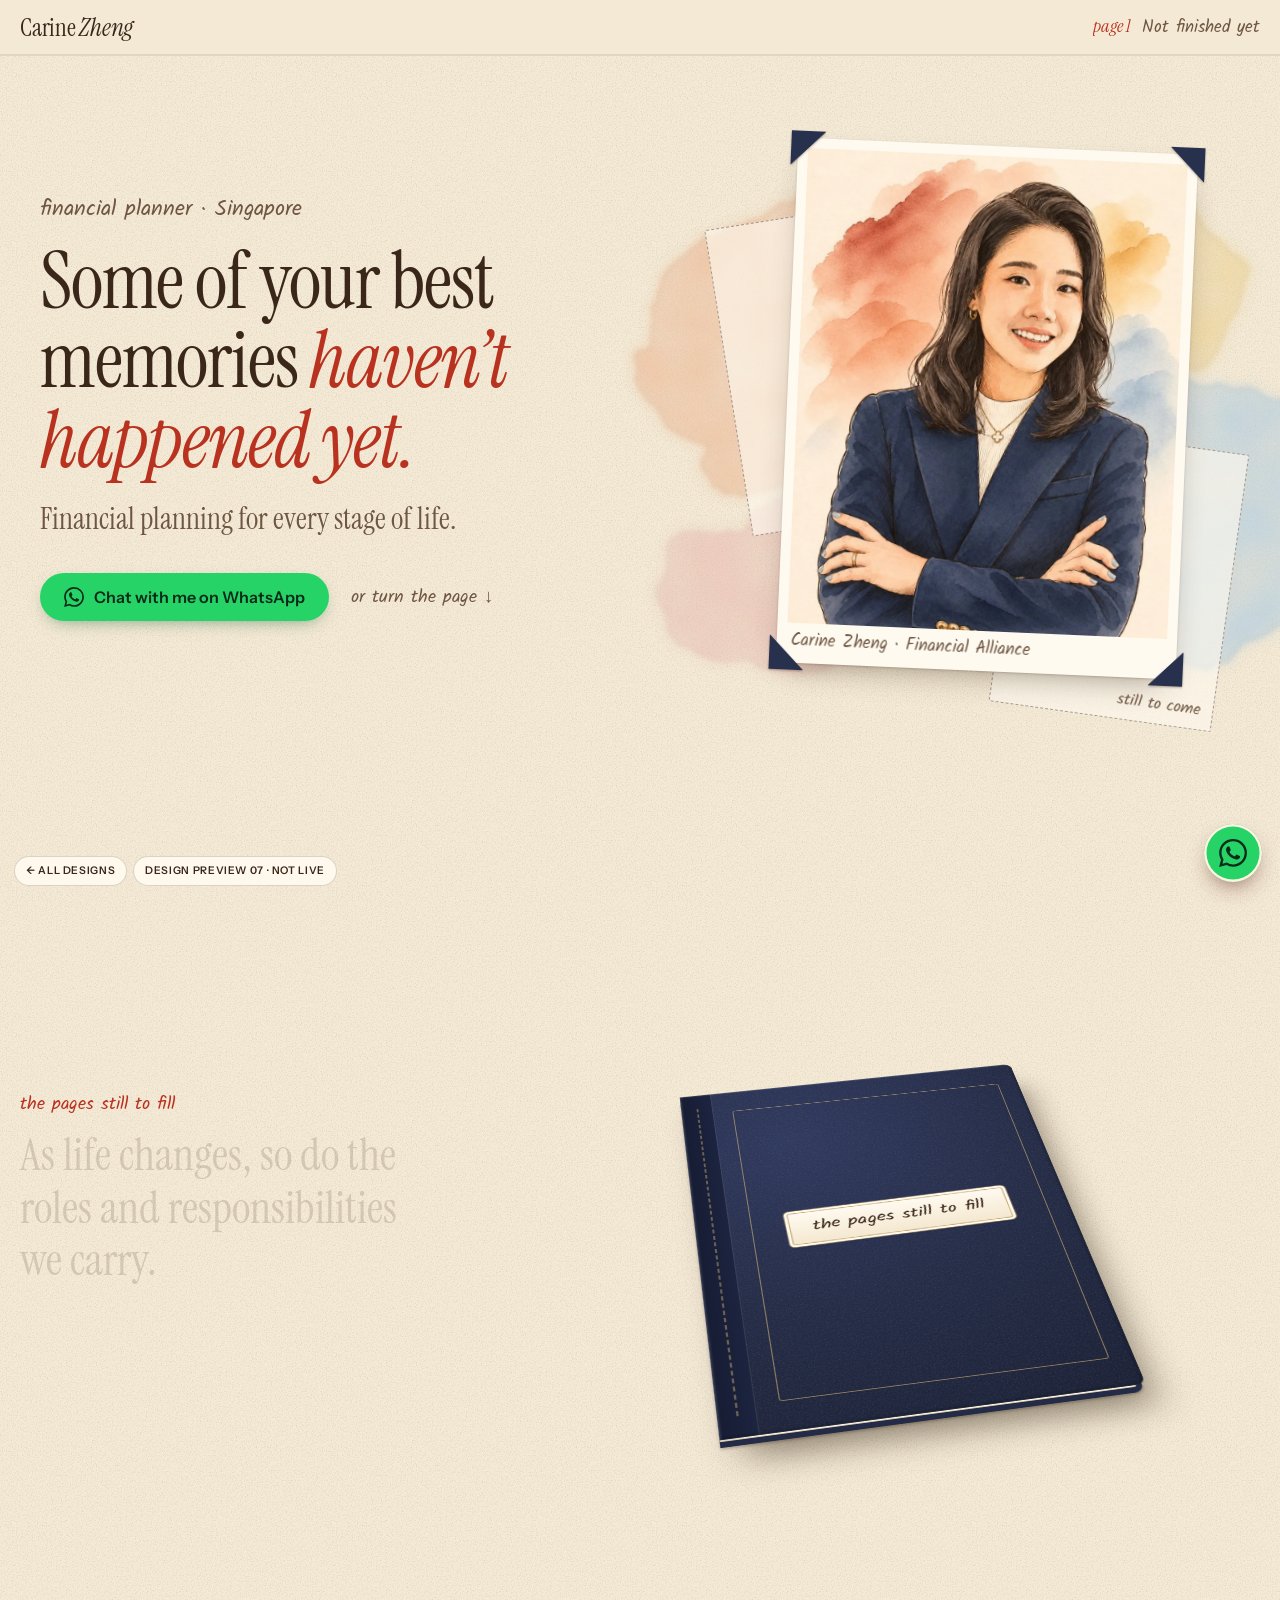
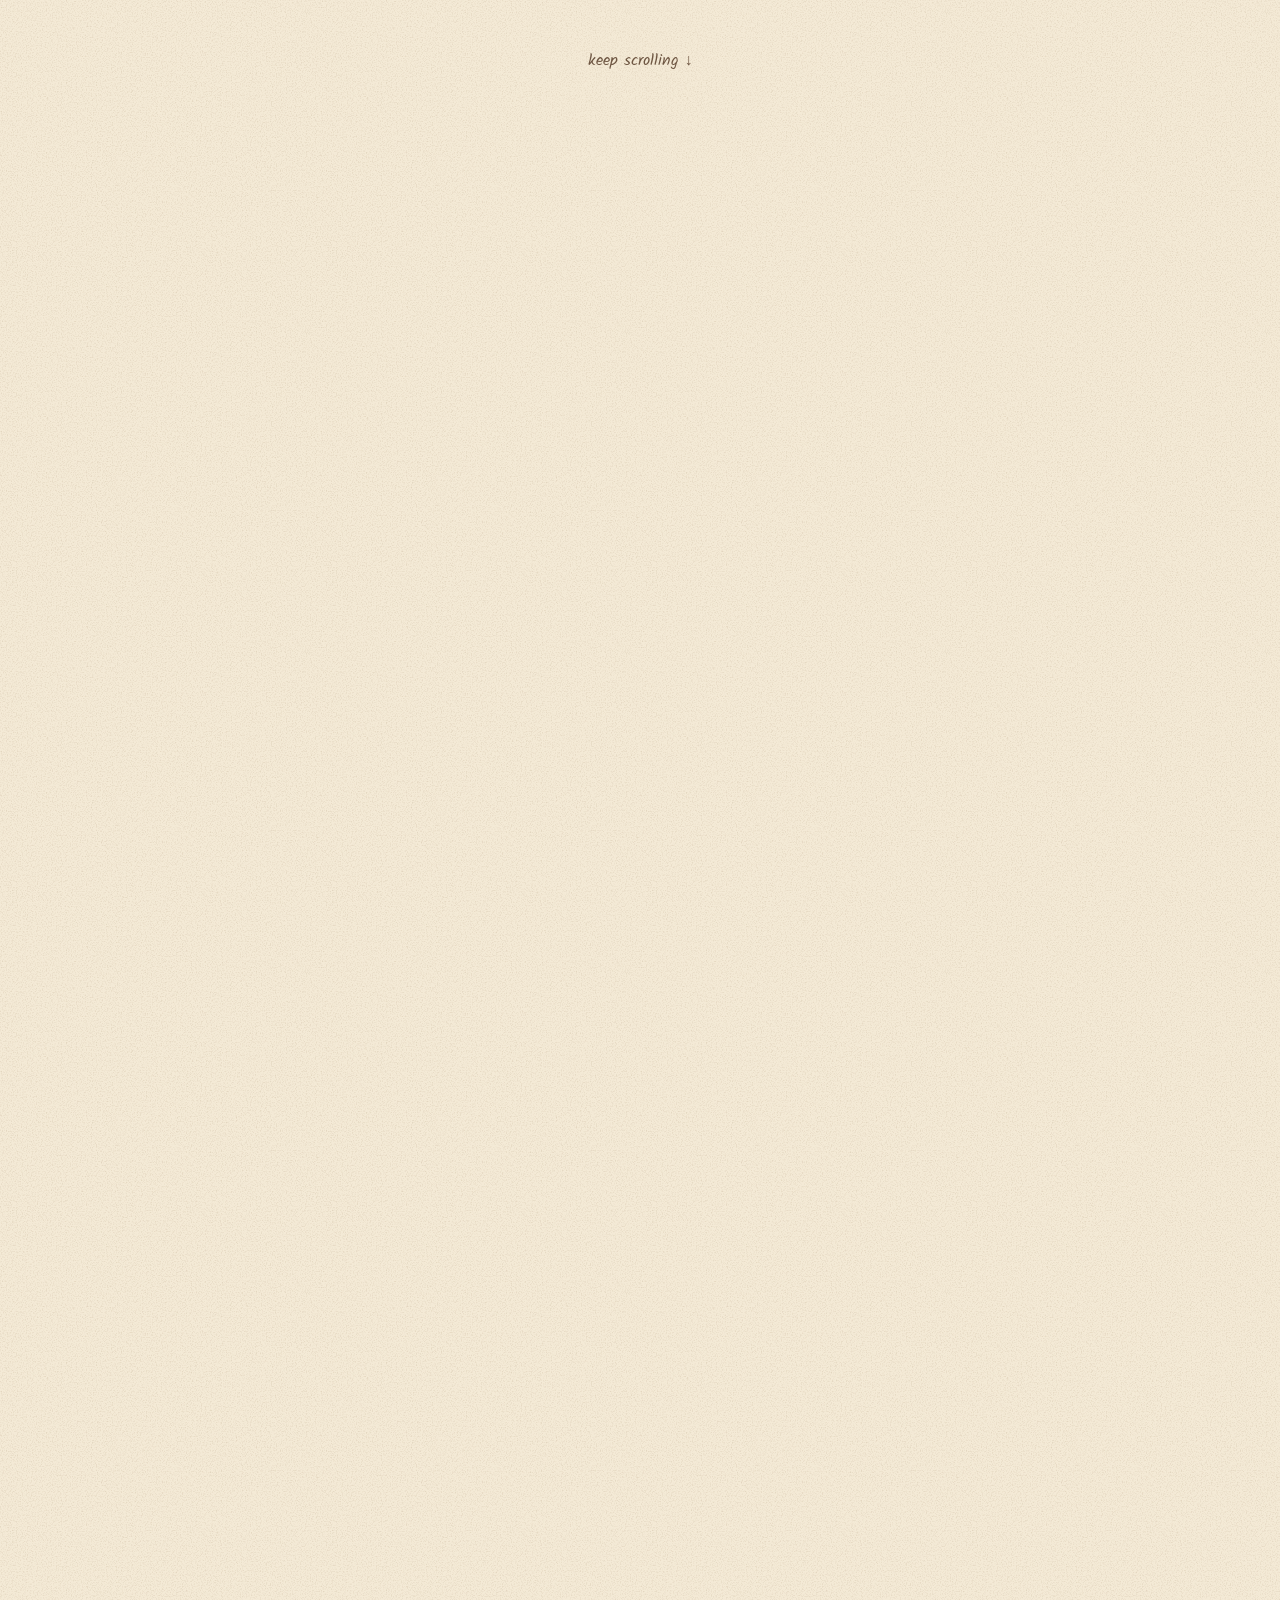
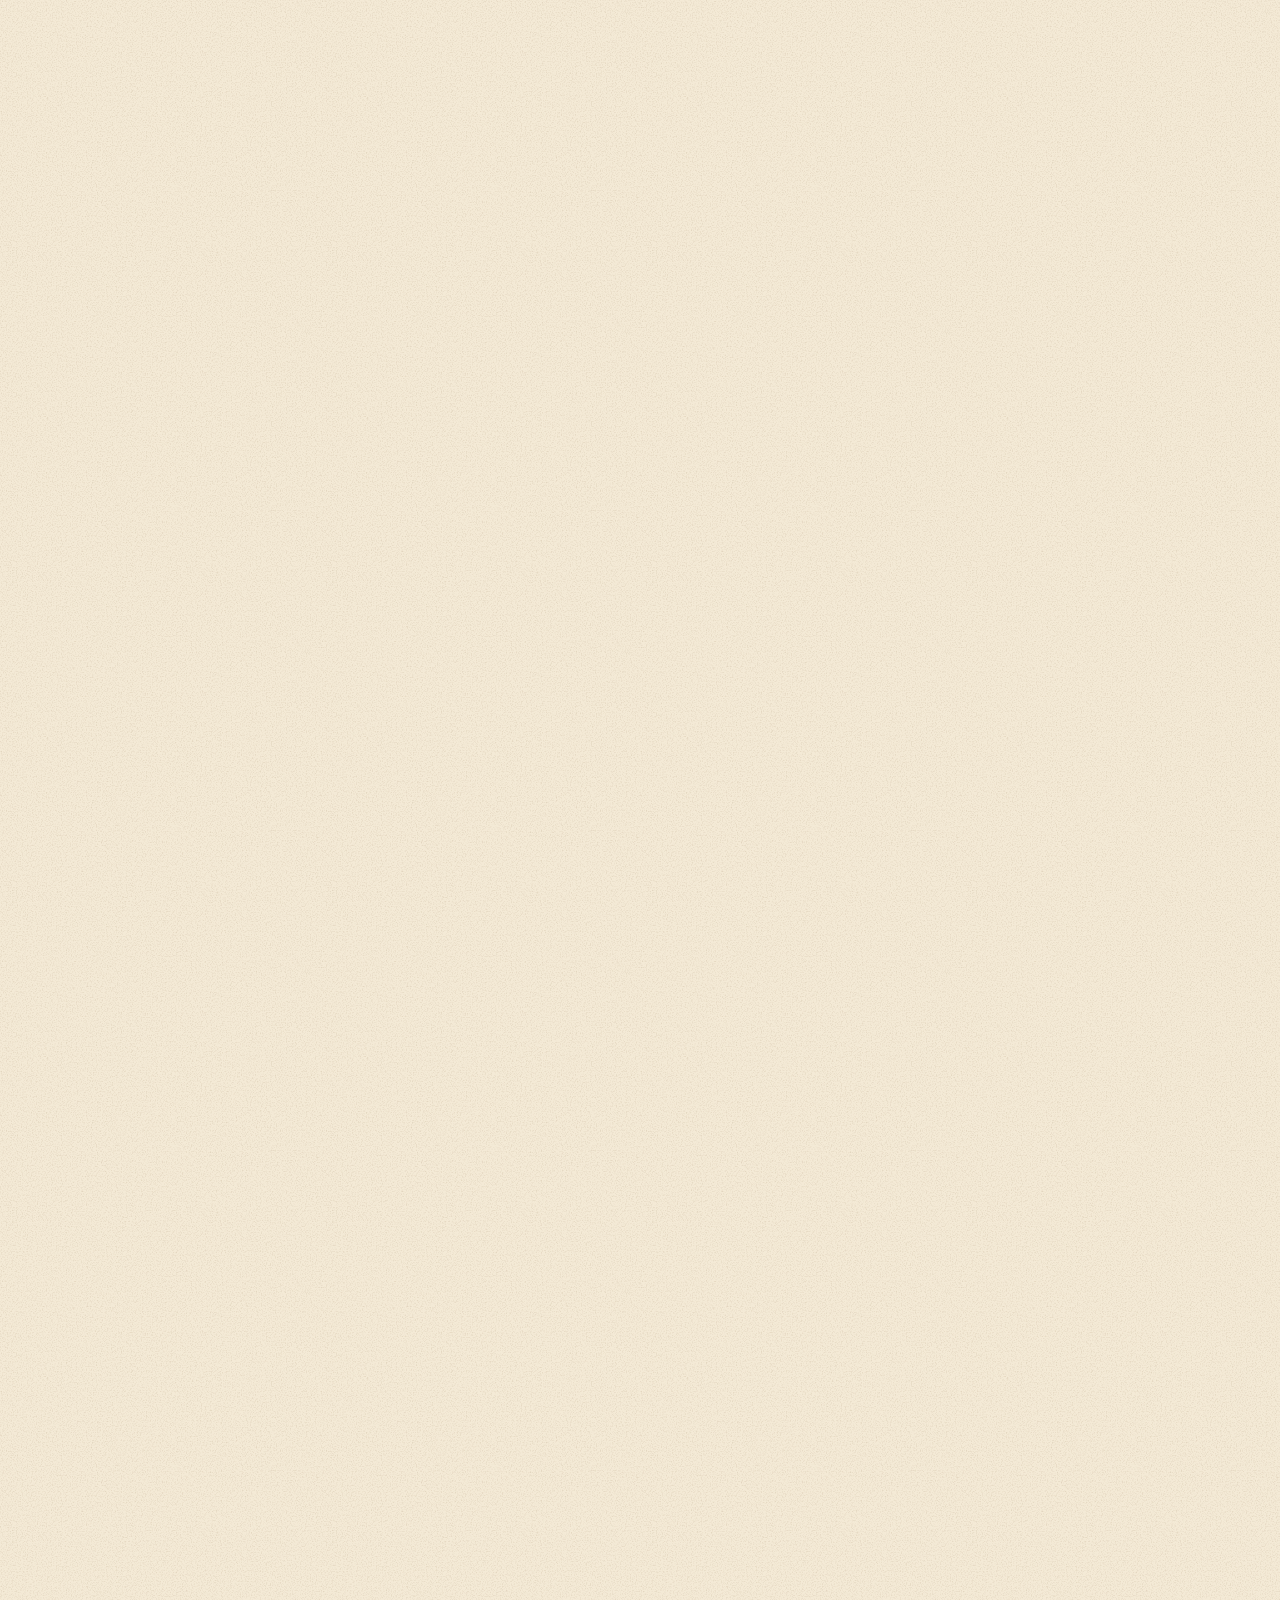
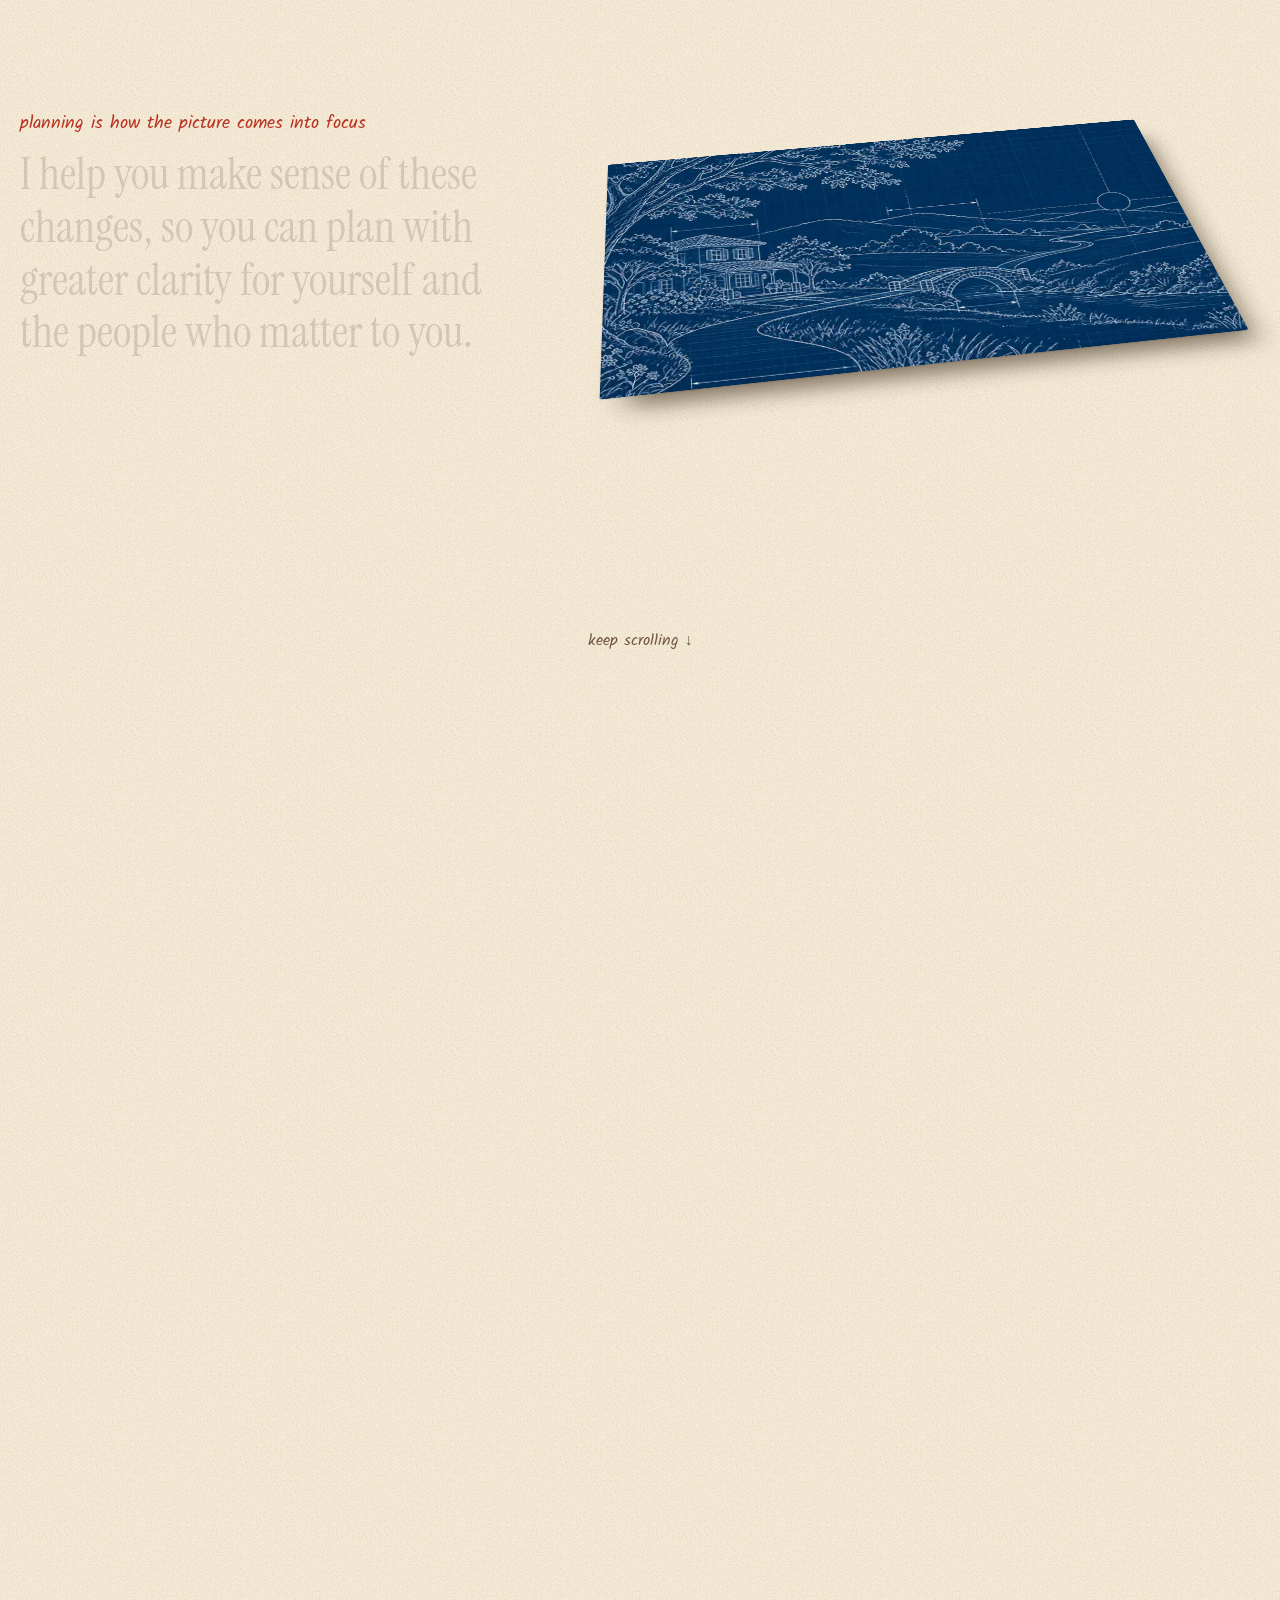
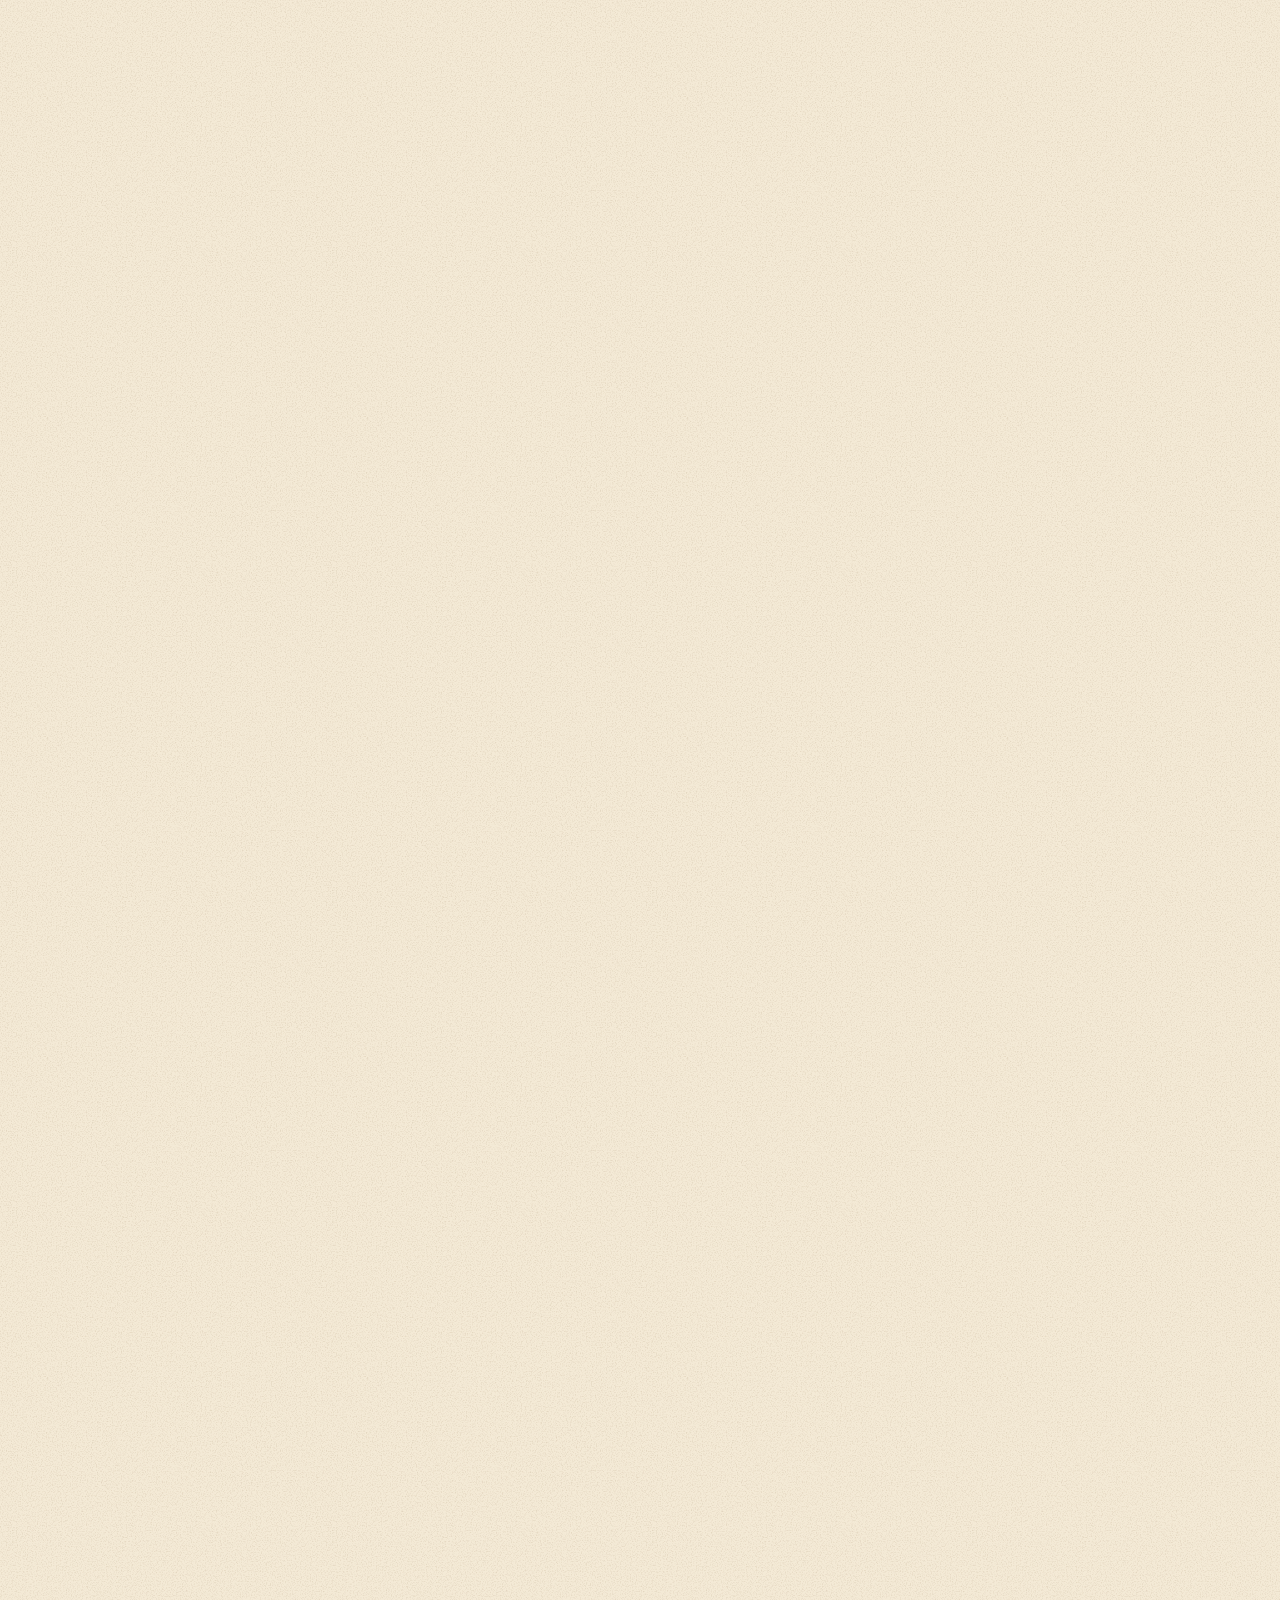
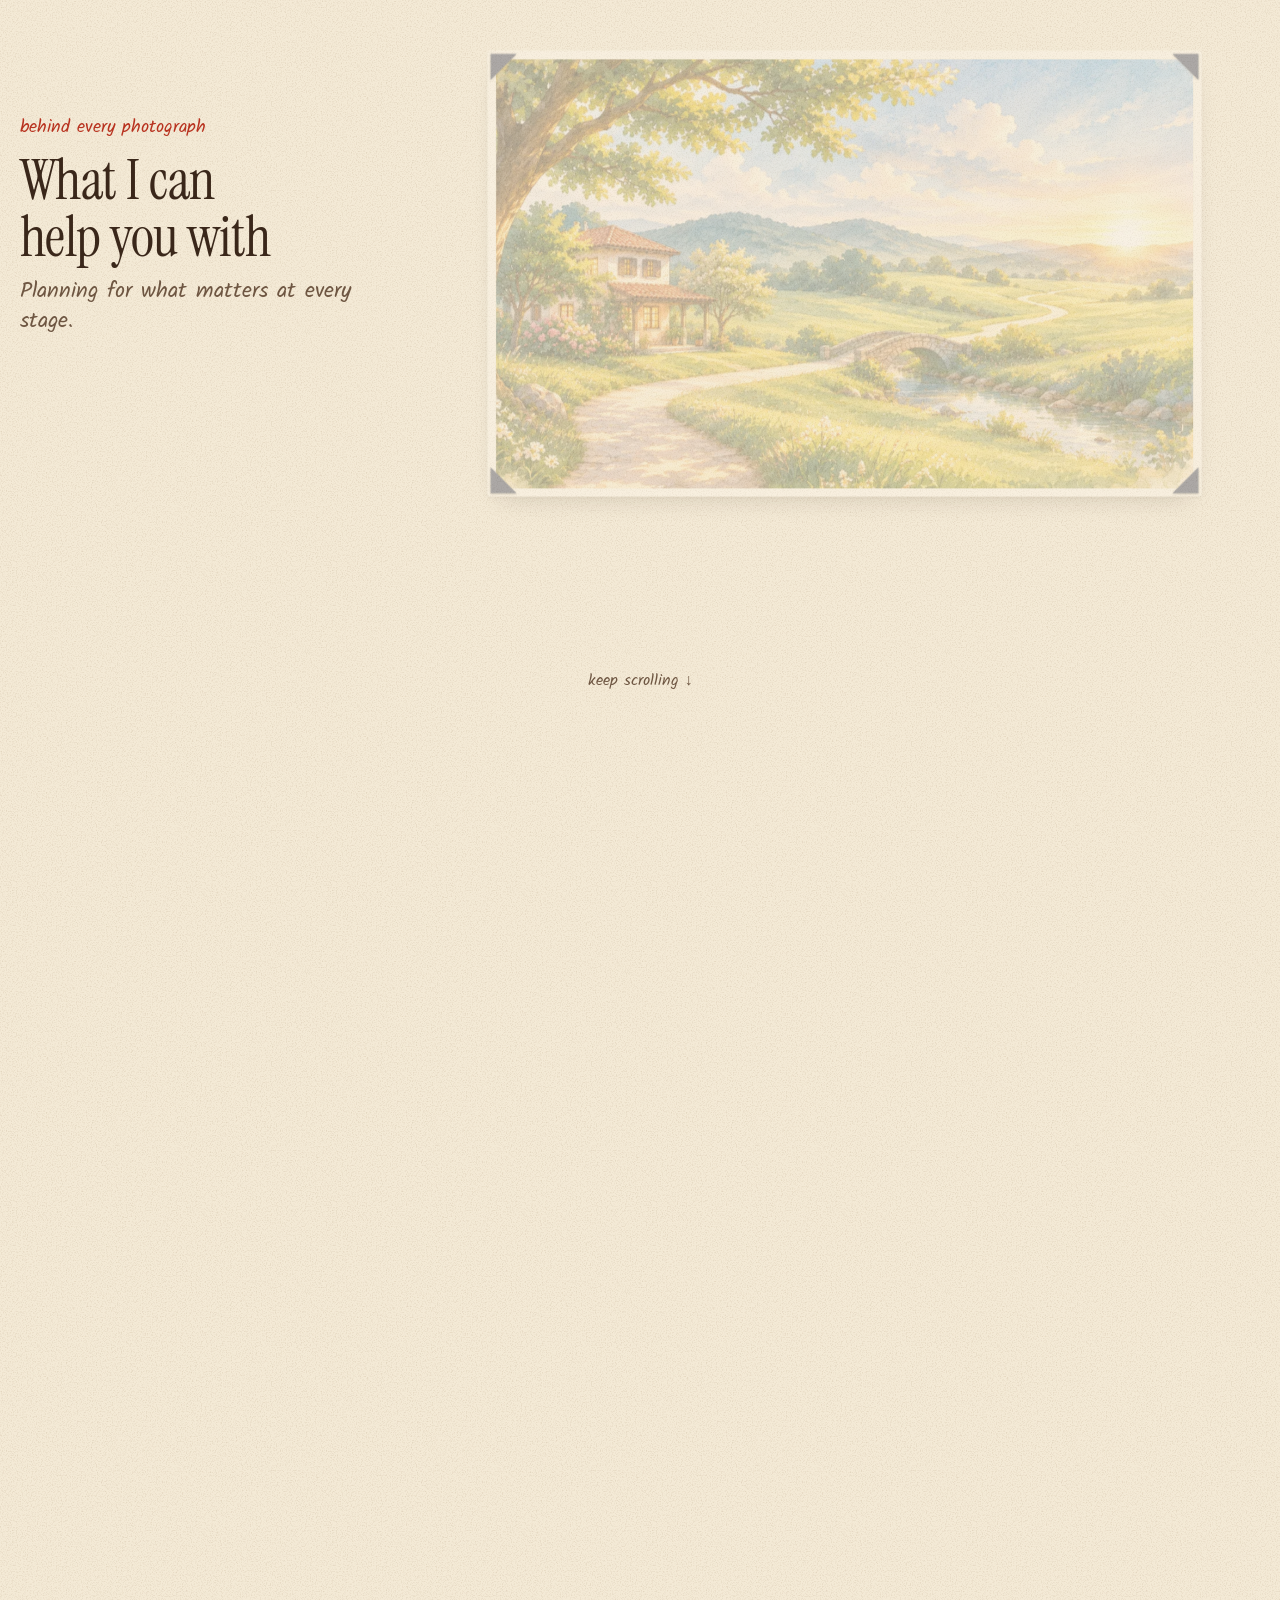
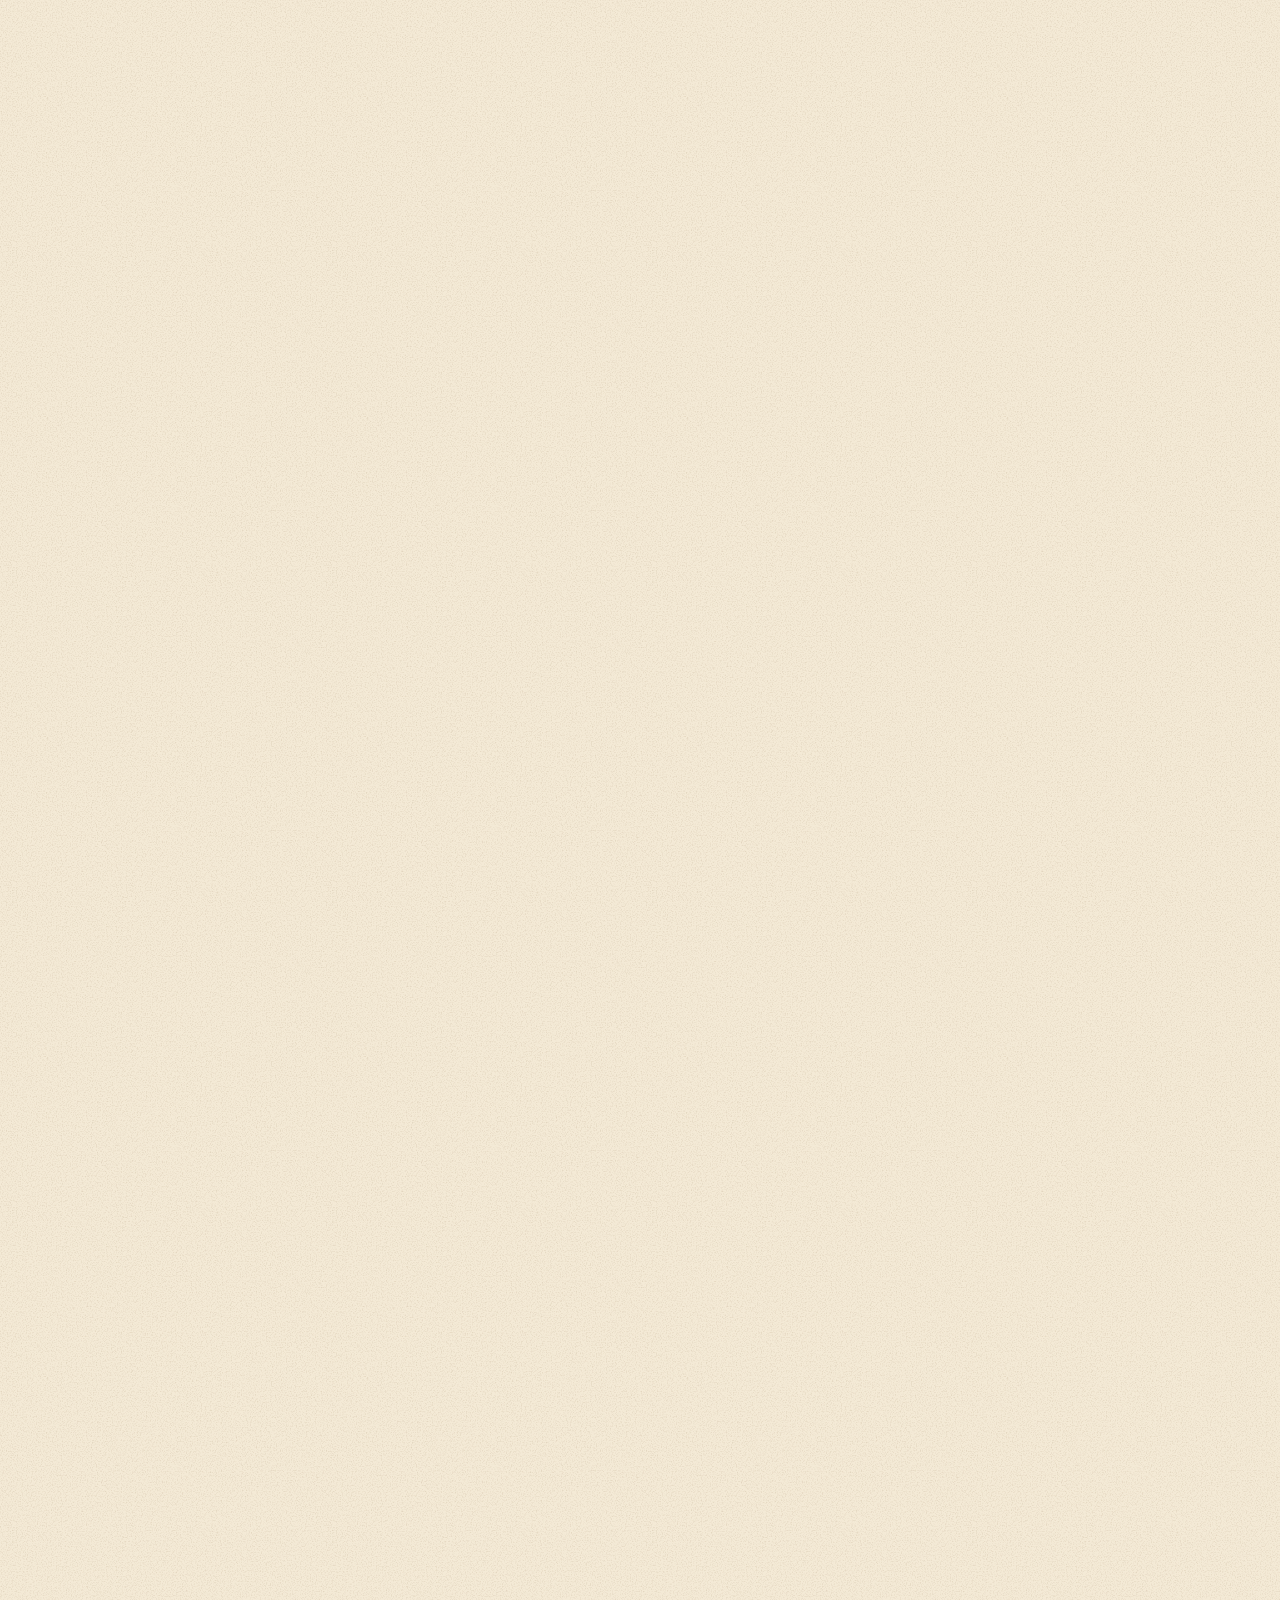
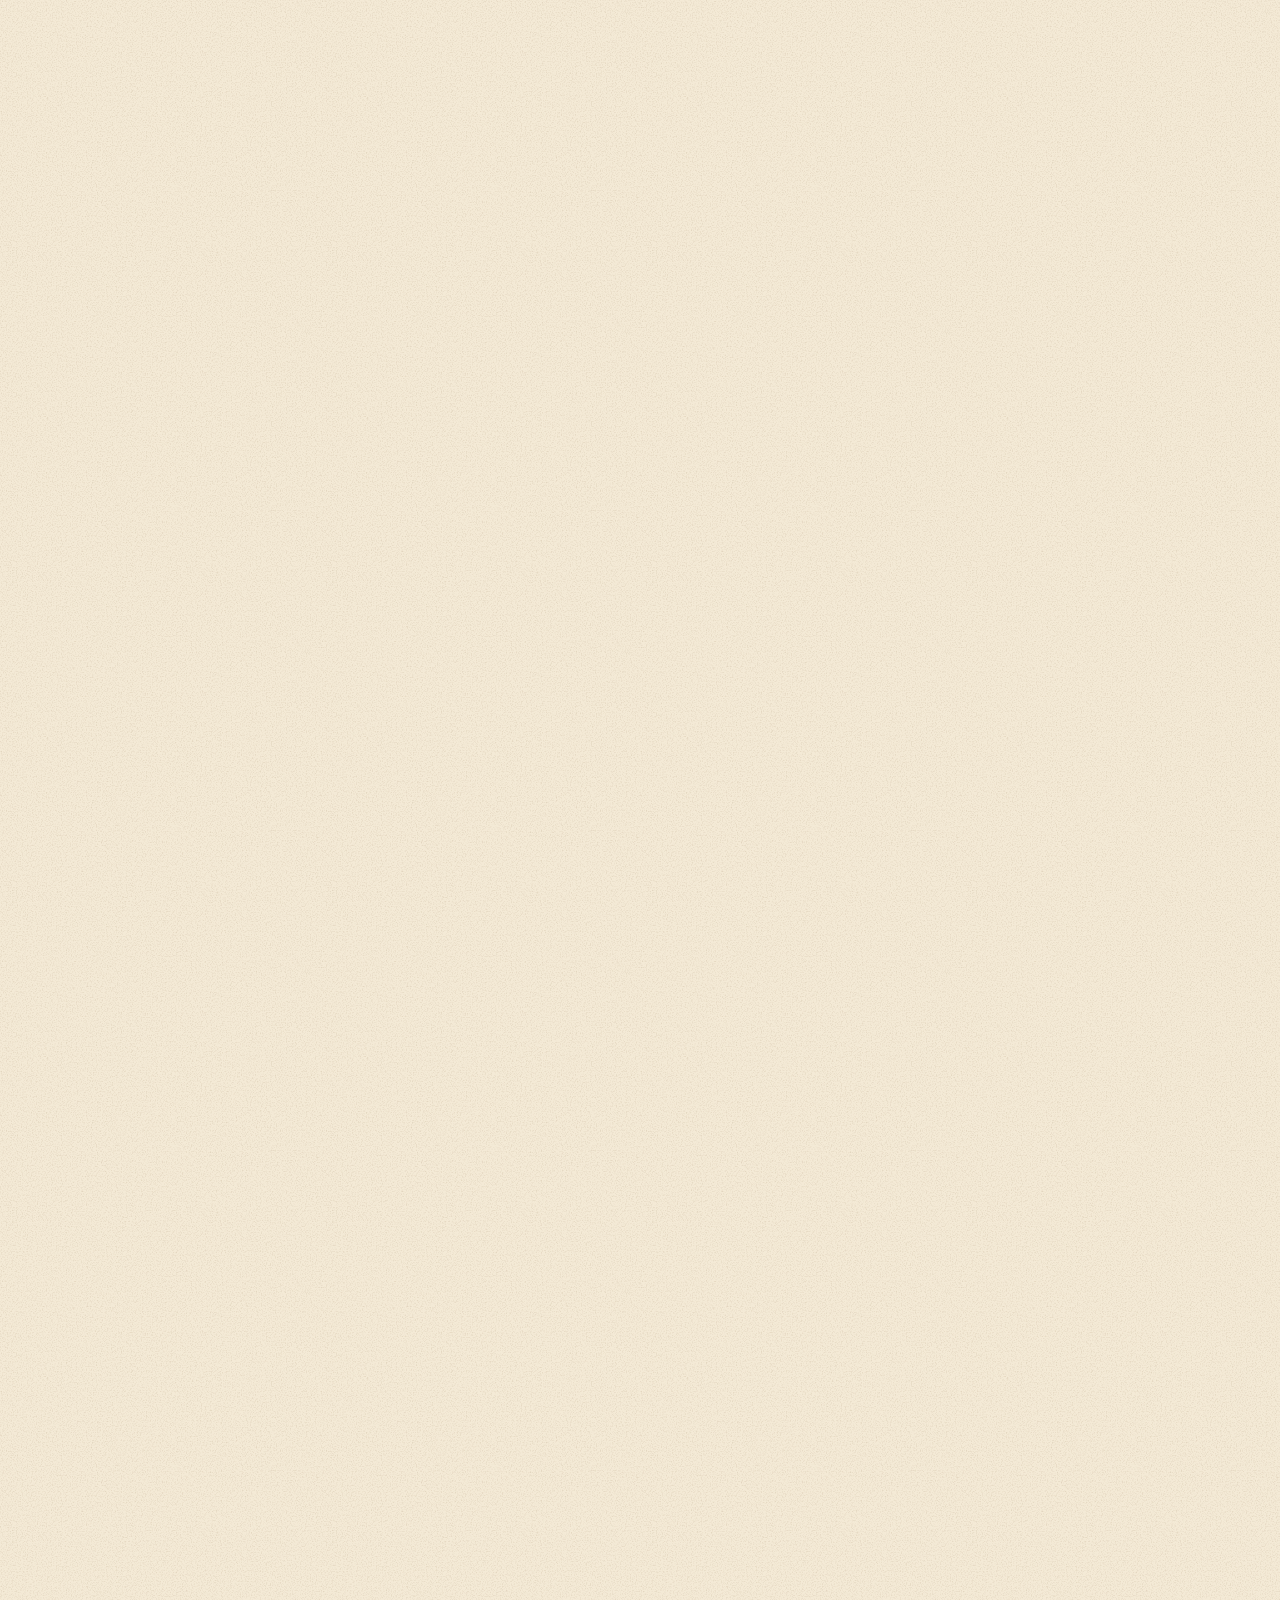
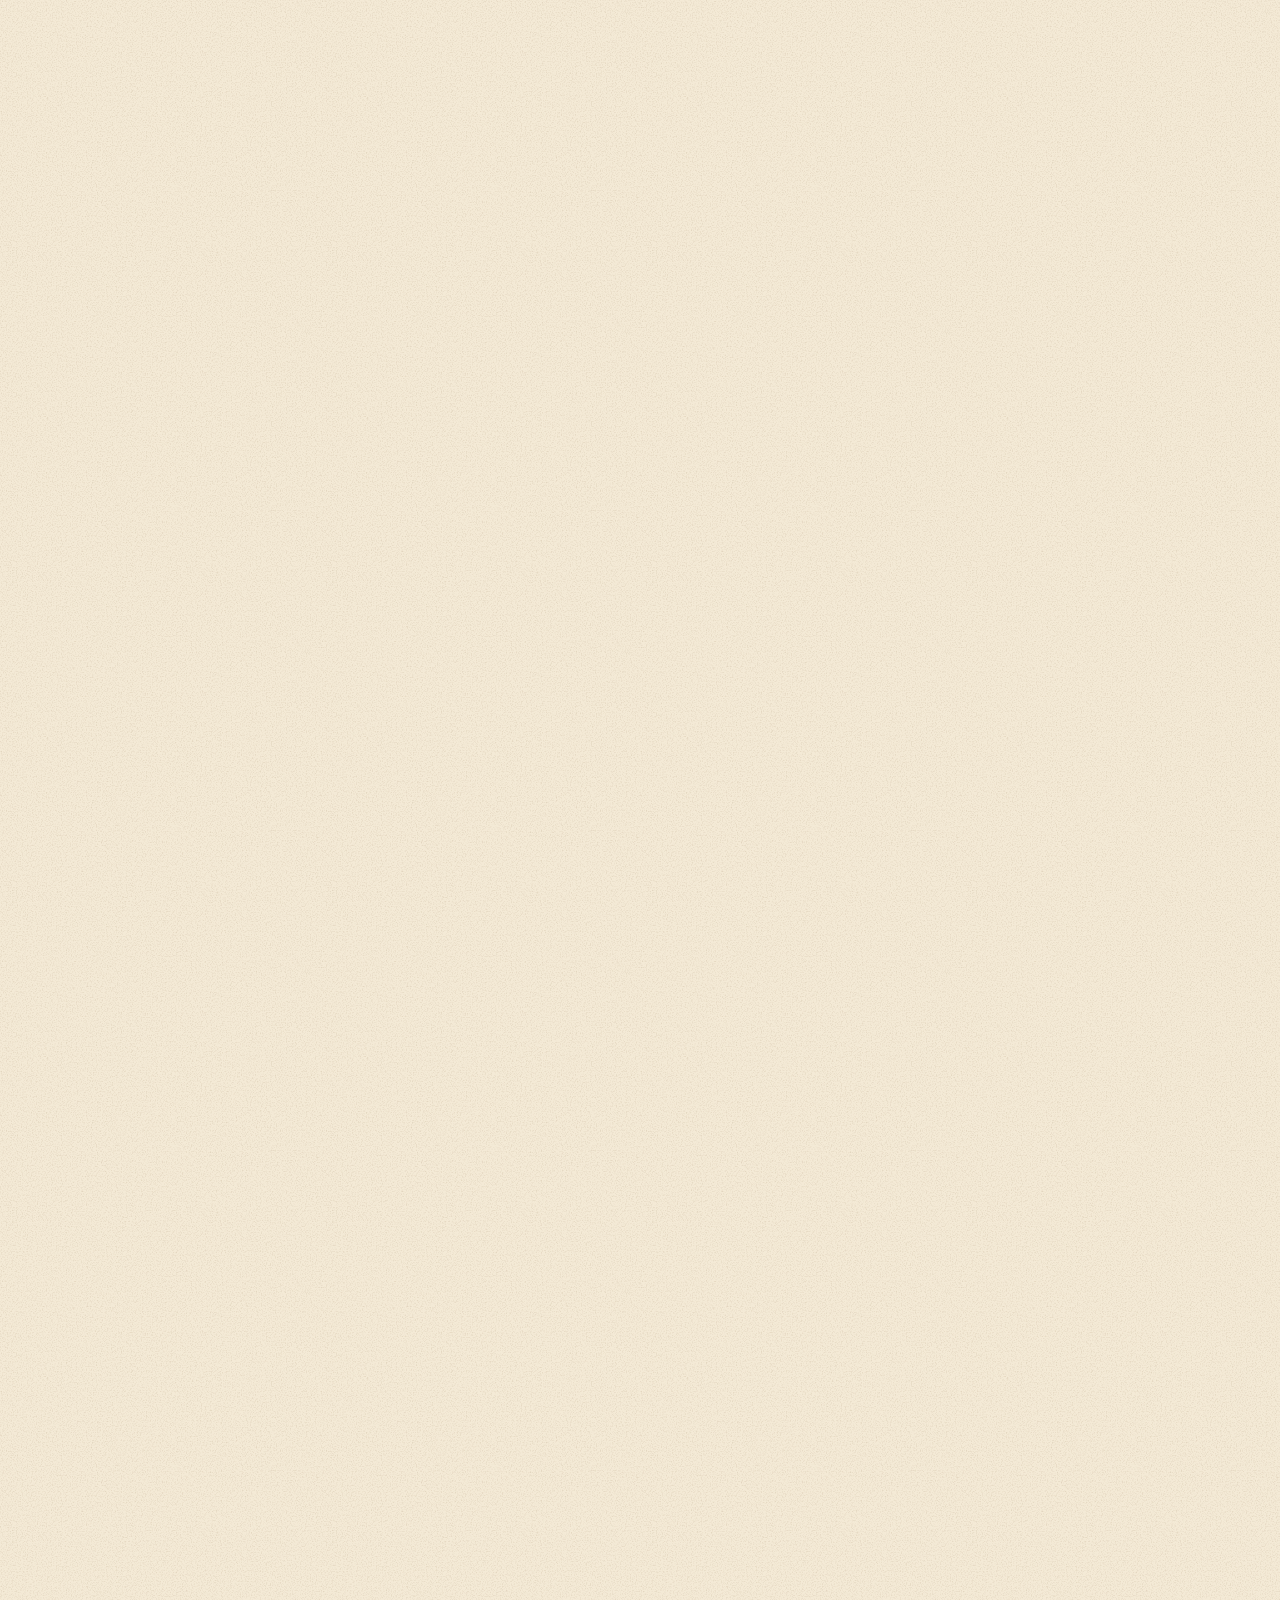
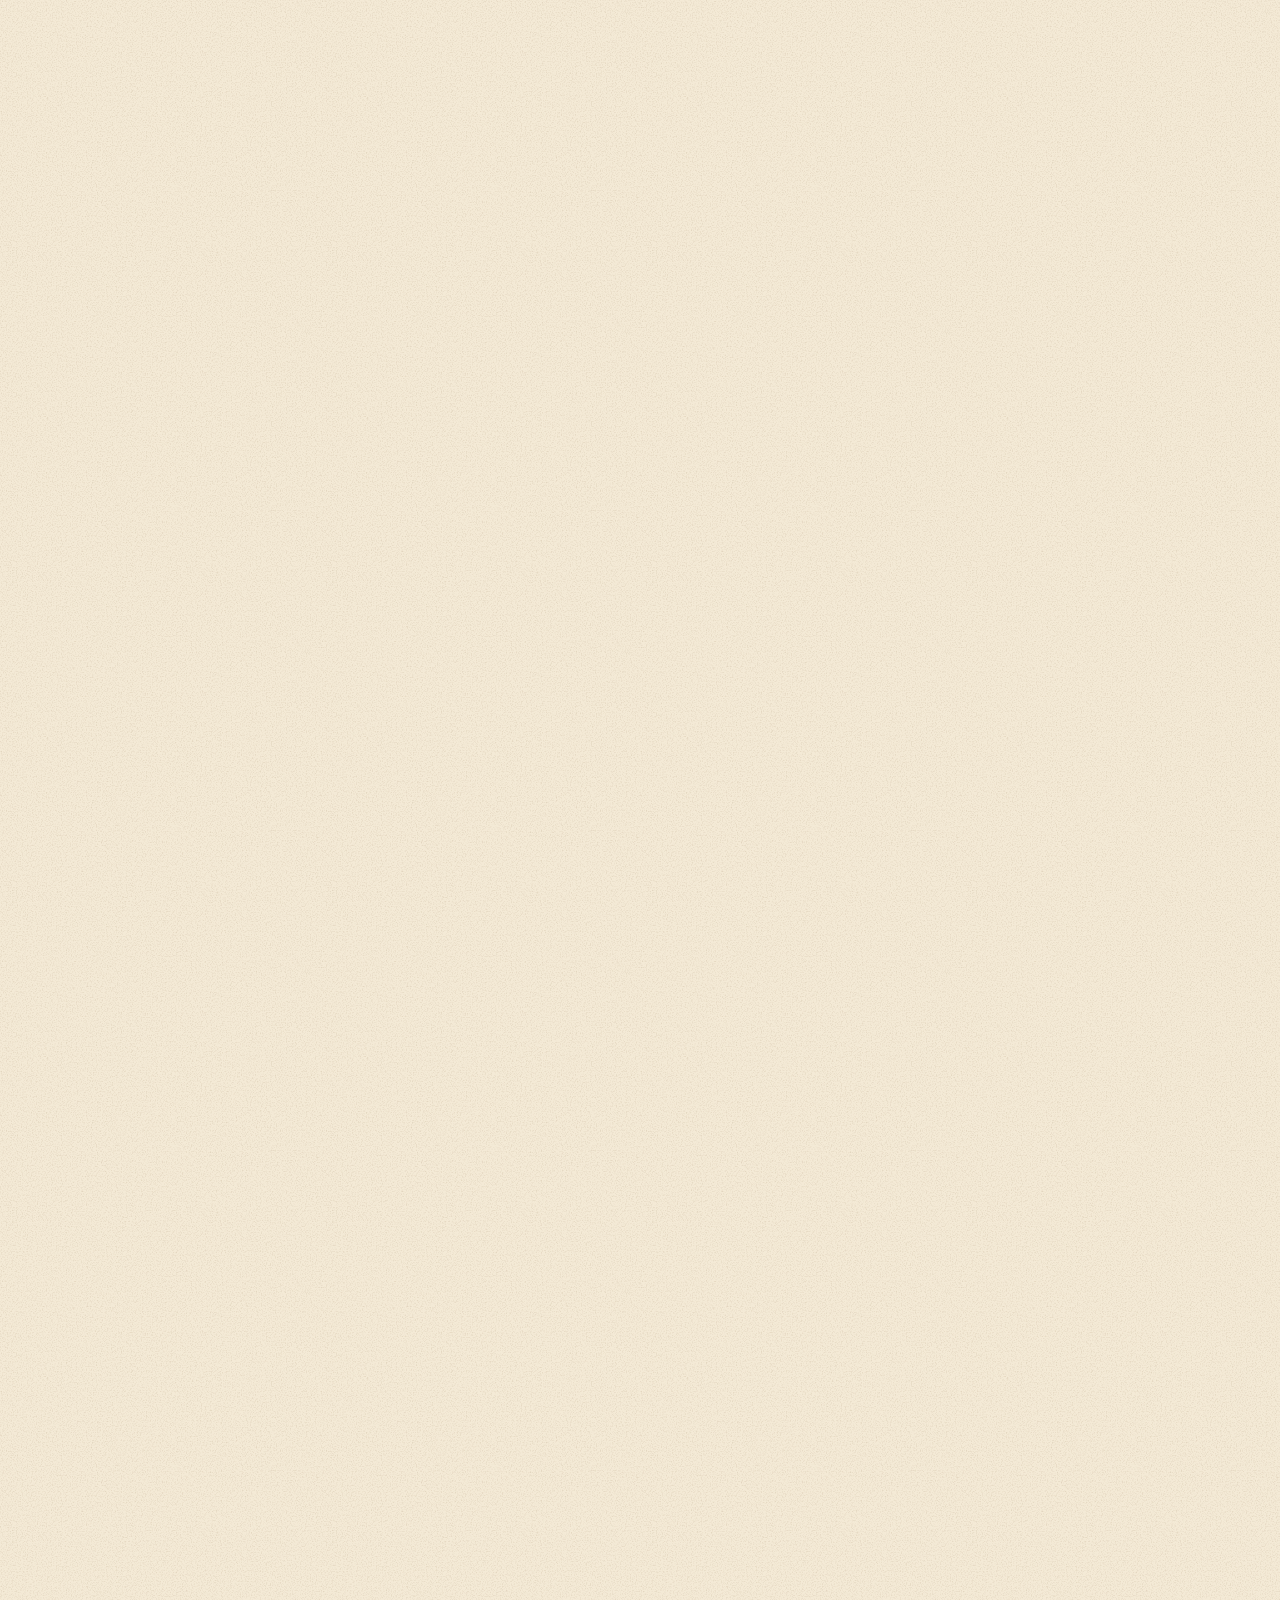
<file: previews/07-living.html>
<!DOCTYPE html>
<html lang="en-SG">
<head>
<meta charset="utf-8">
<meta name="viewport" content="width=device-width, initial-scale=1, viewport-fit=cover">
<title>Carine Zheng | Financial Planner, Singapore</title>
<meta name="description" content="Design preview 07 · The living picture: design 06 with her four areas told inside one painting. Mock-up for Carine Zheng.">
<meta name="robots" content="noindex, nofollow">
<script>
  // Motion is opt-in: only with a script running and no request for reduced motion.
  // Without it, every section renders as a finished, still layout.
  document.documentElement.classList.add('js');
  if (!window.matchMedia('(prefers-reduced-motion: reduce)').matches) document.documentElement.classList.add('motion');
</script>
<link rel="preconnect" href="https://fonts.googleapis.com">
<link rel="preconnect" href="https://fonts.gstatic.com" crossorigin>
<link rel="stylesheet" href="https://fonts.googleapis.com/css2?family=Instrument+Sans:wght@400;500;600&family=Instrument+Serif:ital@0;1&family=Kalam:wght@400;700&display=swap">
<style>
@property --lx { syntax: '<length>'; inherits: true; initial-value: 0px; }
@property --ly { syntax: '<length>'; inherits: true; initial-value: 0px; }
@property --lr { syntax: '<length>'; inherits: true; initial-value: 0px; }

:root {
  color-scheme: light;
  --paper: #f4ead6;
  --paper-2: #ebdcc0;
  --card: #fffaf0;
  --ink: #3a271a;
  --ink-soft: #6e5642;
  --seal: #b8321f;
  --seal-deep: #962614;
  --wa: #25d366;
  --wa-deep: #1fb959;
  --wa-ink: #0b2a1a;
  --river: #18213d;
  --moon: #f3e7cf;
  --moon-soft: #cfc6b4;
  --corner: #27304d;
  --gold: #e9c27a;
  --f-display: "Instrument Serif", "Iowan Old Style", Georgia, serif;
  --f-hand: "Kalam", "Segoe Print", "Comic Sans MS", cursive;
  --f-body: "Instrument Sans", "Helvetica Neue", Arial, sans-serif;
  --gutter: max(20px, env(safe-area-inset-left, 0px));
  --gutter-r: max(20px, env(safe-area-inset-right, 0px));
  --hud: 56px;
  --shadow-card: 0 1px 2px #28190a2e, 0 14px 30px -14px #28190a73;
  --ease: cubic-bezier(.2, .8, .2, 1);
  --grain: url("data:image/svg+xml,%3Csvg xmlns='http://www.w3.org/2000/svg' width='320' height='320'%3E%3Cfilter id='g'%3E%3CfeTurbulence type='fractalNoise' baseFrequency='.8' numOctaves='2' stitchTiles='stitch'/%3E%3CfeColorMatrix values='0 0 0 0 .36 0 0 0 0 .25 0 0 0 0 .14 0 0 0 -2.2 1.2'/%3E%3C/filter%3E%3Crect width='320' height='320' filter='url(%23g)' opacity='.22'/%3E%3C/svg%3E");
}
*, *::before, *::after { box-sizing: border-box; }
html { -webkit-text-size-adjust: 100%; }
body {
  margin: 0;
  background-color: var(--paper);
  background-image: var(--grain);
  color: var(--ink);
  font: 400 clamp(1rem, .95rem + .25vw, 1.125rem)/1.6 var(--f-body);
  -webkit-font-smoothing: antialiased;
  overflow-x: clip;
}
img { display: block; max-width: 100%; height: auto; }
a { color: inherit; }
p, h1, h2, h3, ol, ul, dl, dd, figure { margin: 0; }
h1, h2, h3 { font-weight: 400; }
:focus-visible { outline: 2.5px solid var(--seal); outline-offset: 4px; border-radius: 6px; }
.sprite { position: absolute; width: 0; height: 0; overflow: hidden; }
.vh { position: absolute !important; width: 1px; height: 1px; overflow: hidden; clip: rect(0 0 0 0); white-space: nowrap; }
.skip { position: fixed; left: 16px; top: -80px; z-index: 100; background: var(--ink); color: var(--card); padding: 10px 16px; border-radius: 999px; text-decoration: none; transition: top .2s; }
.skip:focus { top: 16px; }
.wrap { width: 100%; max-width: 1240px; margin: 0 auto; padding-left: var(--gutter); padding-right: var(--gutter-r); }

/* Shared pieces, from design 04 --------------------------------------------------- */
.note { font-family: var(--f-hand); color: var(--ink-soft); font-size: 1.15rem; line-height: 1.35; }
.title { font-family: var(--f-display); font-size: clamp(2.3rem, 1.5rem + 3.2vw, 4.4rem); line-height: 1.02; letter-spacing: -.01em; text-wrap: balance; }
.title em { font-style: italic; }
.lede { font-family: var(--f-display); font-size: clamp(1.7rem, 1.15rem + 2.1vw, 3rem); line-height: 1.16; text-wrap: pretty; }
.desc { color: var(--ink-soft); max-width: 40ch; }
.kick { font-family: var(--f-hand); color: var(--seal); font-size: 1.15rem; margin-bottom: 10px; }
.btn {
  display: inline-flex; align-items: center; gap: 10px; padding: 14px 24px; border: 0; border-radius: 999px; cursor: pointer;
  background: var(--seal); color: #fff7ea; font: 600 1rem/1.2 var(--f-body); text-decoration: none;
  box-shadow: 0 6px 18px -8px #50140a99; transition: transform .2s ease, background-color .2s ease;
}
.btn svg { width: 20px; height: 20px; fill: currentColor; flex: none; }
.btn:hover { transform: translateY(-2px); background: var(--seal-deep); }
/* WhatsApp actions wear WhatsApp green. Dark text on it keeps contrast at 7.6:1 (white would be 2:1). */
.btn--wa { background: var(--wa); color: var(--wa-ink); box-shadow: 0 6px 18px -8px #0b5a3299; }
.btn--wa:hover { background: var(--wa-deep); }
.card { position: relative; background: var(--card); padding: 10px 10px 40px; box-shadow: var(--shadow-card); }
.card figcaption { position: absolute; left: 14px; right: 14px; bottom: 8px; font-family: var(--f-hand); font-size: 1.05rem; color: var(--ink-soft); white-space: nowrap; overflow: hidden; text-overflow: ellipsis; }
.tape { position: absolute; width: 120px; left: 50%; top: -18px; translate: -50% 0; rotate: -4deg; pointer-events: none; }
.seal {
  display: inline-grid; place-items: center; width: 2.4rem; height: 2.4rem; flex: none;
  background: var(--seal); color: #fff2e2; font: 400 1.4rem/1 var(--f-display); border-radius: 6px; rotate: -6deg;
  box-shadow: inset 0 0 0 3px var(--seal), inset 0 0 0 4.5px #fff2e2aa;
}

/* Words that brighten as you read, one at a time (Oryzo's scroll-paced copy) ------- */
.motion .words .w { opacity: clamp(.16, calc(var(--k, 0) * (var(--n) + 3) - var(--i)), 1); }

/* HUD: brand, chapter, progress ------------------------------------------------------ */
.hud {
  position: fixed; inset: 0 0 auto 0; z-index: 40; height: var(--hud);
  display: flex; align-items: center; justify-content: space-between; gap: 16px;
  padding: 0 var(--gutter-r) 0 var(--gutter);
  background: rgba(244, 234, 214, .84); -webkit-backdrop-filter: blur(8px); backdrop-filter: blur(8px);
  transition: background-color .6s ease, color .6s ease;
}
.brand { font: 400 1.55rem/1 var(--f-display); text-decoration: none; letter-spacing: -.01em; }
.brand em { font-style: italic; }
.hud__chapter { font-family: var(--f-hand); color: var(--ink-soft); font-size: 1.08rem; text-align: right; white-space: nowrap; overflow: hidden; text-overflow: ellipsis; transition: color .6s ease; }
.hud__bar { position: absolute; left: 0; right: 0; bottom: 0; height: 2px; background: rgba(58, 39, 26, .1); }
.hud__fill { display: block; height: 100%; background: var(--seal); transform-origin: 0 50%; transform: scaleX(0); }
.is-night .hud { background: rgba(24, 33, 61, .86); color: var(--moon); }
.is-night .hud__chapter { color: var(--moon-soft); }
.is-night .hud__bar { background: rgba(243, 231, 207, .14); }

/* Held sections: a tall block with a sticky stage that the scroll plays ------------ */
.beat { position: relative; }
.stage { position: relative; padding: calc(var(--hud) + 56px) var(--gutter-r) 72px var(--gutter); }
.stage__in { position: relative; z-index: 1; width: 100%; max-width: 1240px; margin: 0 auto; }
.cue { display: none; }
.motion .beat { height: calc(var(--len) * 100vh); height: calc(var(--len) * 100svh); }
.motion .stage { position: sticky; top: 0; height: 100vh; height: 100svh; overflow: hidden; padding-top: calc(var(--hud) + 28px); padding-bottom: 48px; display: flex; }
.motion .stage__in { height: 100%; }
.motion .cue { display: block; position: absolute; z-index: 3; left: 50%; bottom: 14px; translate: -50% 0; font-size: 1rem; opacity: clamp(0, calc(1 - var(--p, 0) * 5), 1); pointer-events: none; }

.hud__page { margin-right: 12px; color: var(--seal); font: italic 400 1.12rem/1 var(--f-display); }
.is-night .hud__page { color: var(--gold); }

/* Photo corners: how a print is mounted on an album page. One pseudo-element paints all four. */
.cornered { --cs: 24px; position: relative; }
.cornered::before {
  content: ""; position: absolute; inset: calc(var(--cs) * -.2); z-index: 3; pointer-events: none;
  background:
    linear-gradient(135deg, var(--corner) 50%, #0000 51%) 0 0 / var(--cs) var(--cs) no-repeat,
    linear-gradient(225deg, var(--corner) 50%, #0000 51%) 100% 0 / var(--cs) var(--cs) no-repeat,
    linear-gradient(45deg, var(--corner) 50%, #0000 51%) 0 100% / var(--cs) var(--cs) no-repeat,
    linear-gradient(315deg, var(--corner) 50%, #0000 51%) 100% 100% / var(--cs) var(--cs) no-repeat;
  filter: drop-shadow(0 1px 1px #28190a59);
}

/* 1. Cover: the album opens on her portrait; two prints that have not been taken yet wait behind it ---- */
.hero { position: relative; overflow-x: clip; padding: calc(var(--hud) + clamp(36px, 7vw, 96px)) 0 clamp(64px, 9vw, 120px); }
.hero__grid { display: grid; grid-template-columns: 1.1fr .9fr; align-items: center; gap: clamp(32px, 6vw, 96px); }
.hero__eyebrow { font-size: 1.35rem; margin-bottom: 18px; }
.h1 { font-family: var(--f-display); font-size: clamp(2.7rem, 1.6rem + 4.2vw, 5.6rem); line-height: 1; letter-spacing: -.015em; text-wrap: balance; }
.h1 em { font-style: italic; color: var(--seal); }
.hero__sub { margin-top: 22px; font: 400 clamp(1.3rem, 1.05rem + 1vw, 1.85rem)/1.2 var(--f-display); color: var(--ink-soft); }
.hero__actions { display: flex; flex-wrap: wrap; align-items: center; gap: 14px 22px; margin-top: 36px; }
.hero__hint { text-decoration: none; }
.hero__art { position: relative; justify-self: center; width: min(400px, 100%); }
.hero__bloom { position: absolute; width: 230%; max-width: none; left: 50%; top: 52%; translate: -52% -50%; pointer-events: none; z-index: -1; }
.polaroid { --cs: 34px; rotate: 2.5deg; }
.polaroid__img { width: 100%; aspect-ratio: 4 / 5; object-fit: cover; }
.blank { position: absolute; z-index: -1; display: flex; align-items: flex-end; aspect-ratio: 4 / 5; padding: 0 12px 10px; border: 1.5px dashed #3a271a70; border-radius: 2px; background: #fffaf099; rotate: var(--r); font-family: var(--f-hand); font-size: 1rem; color: var(--ink-soft); pointer-events: none; }
.blank--a { --r: -9deg; --d: 14; --n: 0; width: 62%; left: -24%; top: 12%; }
.blank--b { --r: 8deg; --d: 24; --n: 1; width: 56%; right: -22%; bottom: -9%; justify-content: flex-end; padding-bottom: 6px; }
/* On arrival the headline resolves out of a blur, word by word; the portrait drops onto the page; the waiting
   prints slide out from behind it. The arrival animates `transform`, the pointer drift moves `translate`, and
   the resting tilt is `rotate`, so the three never fight. */
.motion .h1 .w { display: inline-block; animation: resolve 1s var(--ease) both; animation-delay: calc(140ms + var(--i) * 80ms); }
.motion .polaroid { animation: drop 1s var(--ease) .5s both; }
.motion .hero__bloom { animation: bloom 1.6s ease .2s both; }
.motion .blank {
  translate: calc(var(--mx, 0) * var(--d) * 1px) calc(var(--my, 0) * var(--d) * 1px);
  transition: translate .35s ease-out;
  animation: lay .9s var(--ease) both; animation-delay: calc(1.2s + var(--n) * .18s);
}
@keyframes lay { from { opacity: 0; transform: translate(calc(var(--r) * -3px), 20px) scale(.9); } }
@keyframes resolve { from { opacity: 0; filter: blur(14px); transform: translateY(12px); } }
@keyframes drop { from { opacity: 0; transform: translateY(-40px) rotate(-8deg); } }
@keyframes bloom { from { opacity: 0; transform: scale(.7); } }

/* 2. The pages still to fill: a photo album opens and five prints are placed on its pages as you scroll ---- */
.pages .stage__in { display: grid; grid-template-columns: minmax(0, .74fr) minmax(0, 1.26fr); gap: clamp(28px, 4vw, 64px); align-items: center; }
.s2 { margin-top: 26px; }
.motion .s2 { opacity: 0; transform: translateY(12px); transition: opacity .6s ease, transform .6s var(--ease); }
.motion .s2.is-in { opacity: 1; transform: none; }
/* A photo album in real 3D. .book is the camera; .book__base is the back board and the right-hand pages;
   .book__leaf is the front cover, hinged on the spine, whose inside becomes the left-hand page. --o is how far the
   cover has opened and --c how far the camera has come round; both are 1 (open, flat) unless the scroll says otherwise. */
.album { justify-self: center; width: 100%; max-width: 800px; }
.motion .album { width: min(100%, 800px, calc((100vh - var(--hud) - 170px) * 1.5)); width: min(100%, 800px, calc((100svh - var(--hud) - 170px) * 1.5)); perspective: 1500px; perspective-origin: 50% 30%; }
.book { --o: 1; --c: 1; --navy: #232b47; position: relative; aspect-ratio: 3 / 2; transform-style: preserve-3d; }
.motion .book { --o: 0; --c: 0; transform: translateX(calc((1 - var(--c)) * -25%)) rotateX(calc(52deg - var(--c) * 36deg)) rotateZ(calc(var(--c) * 9deg - 10deg)); will-change: transform; }
.book__base, .book__leaf { position: absolute; top: 0; bottom: 0; left: 50%; width: 50%; transform-style: preserve-3d; }
/* The back board, a little larger than the pages, and its shadow on the table */
.book__base::before { content: ""; position: absolute; inset: -7px -8px -7px 0; border-radius: 0 9px 9px 0; background: var(--navy); box-shadow: 0 2px 3px #28190a40, 14px 22px 36px -8px #28190a80; }
/* Three sheets, each a hair above the last, so the tilted book shows the thickness of its pages */
.book__base i { position: absolute; inset: 0; border: 1px solid #d8c8a8; border-left: 0; border-radius: 0 3px 3px 0; background: linear-gradient(90deg, #3a271a30 0, #3a271a00 34px), var(--card); }
.book__base i:nth-child(1) { transform: translateZ(2px); inset: 0 -2px -2px 0; }
.book__base i:nth-child(2) { transform: translateZ(4px); inset: 0 -1px -1px 0; }
.book__base i:nth-child(3) { transform: translateZ(6px); }
.book__leaf { transform-origin: 0 50%; transform: translateZ(5px) rotateY(calc(var(--o) * -180deg)) translateZ(5px); }
.book__front, .book__inside { position: absolute; inset: -7px -8px -7px 0; -webkit-backface-visibility: hidden; backface-visibility: hidden; }
/* Outside of the cover: navy cloth, a stitched spine, a foil line and a paper label */
.book__front {
  border-radius: 0 9px 9px 0; display: grid; place-items: center;
  background: linear-gradient(90deg, #0000 0 9%, #ffffff12 9% calc(9% + 1px), #0000 calc(9% + 1px)), linear-gradient(90deg, #161c33 0, #1d2440 9%, #0000 9%), var(--grain), radial-gradient(120% 90% at 30% 20%, #2f3a61 0, var(--navy) 60%, #1b2239 100%);
  box-shadow: inset 0 0 0 1px #ffffff14, inset -2px -2px 3px #0000004d, inset 2px 2px 2px #ffffff1a;
}
.book__front::before { content: ""; position: absolute; inset: 7% 6% 7% 14.5%; border: 1.5px solid #e9c27a8c; border-radius: 3px; }
.book__front::after { content: ""; position: absolute; left: 4.2%; top: 5%; bottom: 5%; border-left: 2px dashed #e9c27a66; }
.book__label { position: relative; margin: 0 4% 6% 12%; padding: .55em 1.1em .5em; max-width: 72%; background: linear-gradient(#fffaf0, #f4e8d0); border-radius: 2px; box-shadow: 0 0 0 1px #c9a45c, 0 0 0 4px #fffaf0, 0 0 0 5px #c9a45c80, 0 3px 5px #00000059; font: 400 clamp(.95rem, .6rem + 1vw, 1.3rem)/1.2 var(--f-hand); color: var(--ink); text-align: center; rotate: -1.2deg; }
/* Inside of the cover: once it has swung open it is the left-hand page, with the board showing round it */
.book__inside { transform: rotateY(180deg); border-radius: 9px 0 0 9px; background: var(--navy); box-shadow: -10px 20px 30px -12px #28190a66; }
.book__inside::before { content: ""; position: absolute; inset: 7px 0 7px 8px; border: 1px solid #d8c8a8; border-right: 0; border-radius: 3px 0 0 3px; background: linear-gradient(270deg, #3a271a30 0, #3a271a00 34px), var(--card); }
/* The prints sit on the open pages: two on the left, three on the right. Positions are shares of the open spread. */
.album__list { position: absolute; inset: 0; list-style: none; margin: 0; padding: 0; transform: translateZ(7px); transform-style: preserve-3d; }
.album__list li { position: absolute; left: var(--x); top: var(--y); width: var(--w); transform-style: preserve-3d; }
.album__list li:nth-child(1) { --x: 6.5%; --y: 8%; --w: 25%; rotate: -2.2deg; }
.album__list li:nth-child(2) { --x: 17%; --y: 51%; --w: 26.5%; rotate: 1.8deg; }
.album__list li:nth-child(3) { --x: 54.5%; --y: 7%; --w: 20%; rotate: -1.6deg; }
.album__list li:nth-child(4) { --x: 76.5%; --y: 17%; --w: 19.5%; rotate: 2.4deg; }
.album__list li:nth-child(5) { --x: 60%; --y: 52%; --w: 29%; rotate: -1.2deg; }
.album__list li:nth-child(-n+2) { transform: translateZ(-6px); }
.motion .album__list li:nth-child(-n+2) .mem { opacity: clamp(0, calc((var(--o) - .92) * 14), 1); }
/* --b is how far a print has come down onto the page (0 is an empty mount, 1 is placed); --e is the same, eased. */
.mem { --b: 1; --e: 1; margin: 0; transform-style: preserve-3d; }
.motion .mem { --b: 0; --e: 0; }
.mem__win { --cs: 15px; aspect-ratio: 5 / 4; transform-style: preserve-3d; outline: 1.5px dashed rgb(58 39 26 / calc((1 - var(--b)) * .5)); outline-offset: -2px; }
/* The print's shadow on the page: wide and soft while it is in the air, tight once it lands */
.mem__win::after { content: ""; position: absolute; inset: 7%; z-index: 0; border-radius: 6px; background: #28190a; opacity: calc(clamp(0, var(--b) * 4, 1) * .36); filter: blur(calc(4px + (1 - var(--e)) * 16px)); transform: translate(calc((1 - var(--e)) * 10px), calc(5px + (1 - var(--e)) * 10px)); }
.mem__fill { position: absolute; inset: 0; z-index: 1; display: grid; place-items: center; border: 4px solid #fffdf6; background: radial-gradient(120% 90% at 50% 40%, #f8efdf 0%, #eedcc0 100%); }
.mem__fill img { width: 80%; height: 80%; object-fit: contain; }
.motion .mem__fill { opacity: clamp(0, calc(var(--b) * 6), 1); transform: translate3d(calc((1 - var(--e)) * var(--fx, 30px)), calc((1 - var(--e)) * var(--fy, -50px)), calc((1 - var(--e)) * 240px)) rotate(calc((1 - var(--e)) * var(--fr, 12deg))); }
.album__list li:nth-child(even) .mem { --fx: -34px; --fr: -14deg; }
/* The caption is pencilled in, left to right, once the print is down */
.mem figcaption { margin-top: 8px; font: 400 clamp(.78rem, .5rem + .62vw, 1rem)/1.2 var(--f-hand); color: var(--ink-soft); text-align: center; }
.motion .mem figcaption { clip-path: inset(-4px calc((1 - clamp(0, (var(--b) - .78) * 4.6, 1)) * 100%) -4px 0); }

/* 3. Into focus: one picture in three states, lined up to the pixel. The plan lies on the desk, stands up as it
   becomes a white model, and the painted scene arrives through a lens that then opens over all of it.
   --c is how far the sheet has stood up, --m how far the model has risen, --f how far the frame has appeared. */
.clarity .stage__in { display: grid; grid-template-columns: minmax(0, .82fr) minmax(0, 1.18fr); gap: clamp(28px, 4vw, 64px); align-items: center; }
.panel-wrap { display: grid; gap: 12px; }
.motion .panel-wrap { perspective: 1400px; perspective-origin: 50% 35%; }
.panel { position: relative; aspect-ratio: 16 / 10; overflow: hidden; border-radius: 4px; background: #f2e8d4; box-shadow: var(--shadow-card); touch-action: pan-y; cursor: crosshair; outline: 10px solid var(--card); }
.motion .panel { --c: 0; --m: 0; --f: 0; background: #123f7c; outline-color: rgb(255 250 240 / var(--f)); transform-origin: 50% 62%; transform: rotateX(calc((1 - var(--c)) * 56deg)) rotateZ(calc((1 - var(--c)) * -9deg)) scale(calc(.86 + var(--c) * .14)); box-shadow: 0 1px 2px #28190a2e, calc((1 - var(--c)) * 16px) calc(14px + (1 - var(--c)) * 16px) 30px -14px #28190a8c; will-change: transform; }
/* The plan and the model are only fetched when the page moves; the still page shows the finished painting. */
.panel__plan, .panel__model { display: none; position: absolute; inset: 0; width: 100%; height: 100%; object-fit: cover; }
.motion .panel__plan, .motion .panel__model { display: block; }
.motion .panel__model {
  -webkit-mask-image: linear-gradient(to top, #000 calc(var(--m) * 170% - 70%), #0000 calc(var(--m) * 170%));
  mask-image: linear-gradient(to top, #000 calc(var(--m) * 170% - 70%), #0000 calc(var(--m) * 170%));
}
/* The three pictures are the same view, so what the lens shows lines up with what is around it. */
.clear { position: absolute; inset: 0; background: #f6eedf; }
.clear__img { position: absolute; inset: 0; width: 100%; height: 100%; object-fit: cover; }
.motion .clear {
  -webkit-mask-image: radial-gradient(circle var(--lr) at var(--lx) var(--ly), #000 calc(100% - 26px), transparent 100%);
  mask-image: radial-gradient(circle var(--lr) at var(--lx) var(--ly), #000 calc(100% - 26px), transparent 100%);
}
.motion .panel { transition: --lx .2s ease-out, --ly .2s ease-out, --lr .2s ease-out; }
.lens { display: none; }
.motion .lens { display: block; position: absolute; left: var(--lx); top: var(--ly); width: calc(var(--lr) * 2); height: calc(var(--lr) * 2); translate: -50% -50%; border-radius: 50%; border: 2px dashed rgba(58, 39, 26, .6); box-shadow: 0 0 0 3px #fffaf099, 0 8px 22px -10px #28190a99; pointer-events: none; opacity: var(--lo, 1); }
.panel-hint { display: none; text-align: center; }
.motion .panel-hint { display: block; opacity: var(--lo, 1); }

/* 4 to 8. One picture, lived in ---------------------------------------------------------------------------
   Still page (no script, or reduced motion): her heading, then each area as a print with her words beside it.
   The live scene (.world) is not shown and none of its pictures are fetched. */
.life .stage__in { display: grid; grid-template-columns: minmax(0, 250px) minmax(0, 1fr); gap: clamp(26px, 5vh, 46px) clamp(20px, 4vw, 44px); align-items: center; max-width: 880px; }
.life__words, .roll { display: contents; }
.roll { list-style: none; }
.chap--intro { grid-column: 1 / -1; grid-row: 1; text-align: center; }
.behind__sub { font-size: 1.4rem; margin-top: 10px; }
.life .chap:not(.chap--intro) { grid-column: 2; }
.life .chap:nth-child(2), .snap:nth-child(1) { grid-row: 2; }
.life .chap:nth-child(3), .snap:nth-child(2) { grid-row: 3; }
.life .chap:nth-child(4), .snap:nth-child(3) { grid-row: 4; }
.life .chap:nth-child(5), .snap:nth-child(4) { grid-row: 5; }
.life .topic__title { margin-bottom: 14px; font-size: clamp(2rem, 1.25rem + 2.1vw, 3.3rem); }
.snap { grid-column: 1; display: block; padding: 8px 8px 0; background: var(--card); box-shadow: var(--shadow-card); }
.snap:nth-child(odd) { --r: -1.6deg; rotate: -1.6deg; }
.snap:nth-child(even) { --r: 1.4deg; rotate: 1.4deg; }
.snap__win { --cs: 14px; display: block; aspect-ratio: 16 / 10; background: #eedcc0; }
.snap__win img { display: block; width: 100%; height: 100%; object-fit: cover; }
.snap__cap { display: block; padding: 7px 2px 9px; font: 400 1rem/1.15 var(--f-hand); color: var(--ink-soft); text-align: center; }
.world, .mark, .pour { display: none; }

/* Motion: the words sit in one place and change with the chapter; the picture is held beside them; the prints
   taken so far collect in a row underneath. Everything below is driven by numbers the scroll writes on the
   section: --storm --open --gold --lit --planted --a1 to --a4 (the four arrivals) --flash, and --s/--e per print. */
.motion .life { --storm: 0; --open: 0; --gold: 0; --lit: 0; --planted: 0; --a1: 0; --a2: 0; --a3: 0; --a4: 0; --a5: 0; --flash: 0; --in: 0; --drift: 0; }
.motion .life .sky { position: absolute; inset: 0; z-index: 0; background: linear-gradient(180deg, #f6d6a400 0%, #f6d6a4 16%, #f2c690 52%, #f4ead600 100%); opacity: calc(var(--gold) * .9); }
.motion .mark { display: block; position: absolute; left: 0; width: 1px; height: 1px; pointer-events: none; top: calc((var(--at) * (var(--len) - 1) + .45) * 100vh); top: calc((var(--at) * (var(--len) - 1) + .45) * 100svh); }
.motion .life .stage__in { max-width: 1240px; grid-template-columns: minmax(0, .44fr) minmax(0, 1fr); grid-template-rows: minmax(0, 1fr) auto; gap: 18px clamp(24px, 3.4vw, 54px); align-items: stretch; }
.motion .life__words { display: grid; grid-column: 1; grid-row: 1; align-content: center; min-height: 0; }
.motion .life .chap { grid-area: 1 / 1; align-self: center; text-align: left; opacity: 0; transform: translateY(16px); transition: opacity .4s ease, transform .5s var(--ease); pointer-events: none; }
.motion .life .chap.is-on { opacity: 1; transform: none; pointer-events: auto; transition-delay: .12s; }
.motion .chap--intro .title { font-size: clamp(2.3rem, 1.4rem + 2.6vw, 3.9rem); }
.motion .pour { display: inline-flex; align-items: center; gap: 8px; margin-top: 22px; padding: 10px 18px; border-radius: 999px; border: 1.5px dashed var(--ink-soft); background: #fffaf0b3; color: var(--ink); font: 400 1.1rem/1 var(--f-hand); cursor: pointer; }
.motion .pour:hover { background: var(--card); }
.motion .life .chap:not(.is-on) .pour { visibility: hidden; }
.motion .roll { display: grid; grid-column: 1; grid-row: 2; grid-template-columns: repeat(4, minmax(0, 1fr)); gap: 12px; align-self: end; margin: 0; padding: 0 0 4px; }
.motion .snap { grid-column: auto; grid-row: auto; padding: 5px 5px 0; rotate: none; transform-origin: 0 0; opacity: clamp(0, calc(var(--s, 0) * 9), 1); transform: translate(calc((1 - var(--e, 0)) * var(--dx, 0px)), calc((1 - var(--e, 0)) * var(--dy, 0px))) scale(calc(1 + (1 - var(--e, 0)) * (var(--k, 1) - 1))) rotate(calc(var(--e, 0) * var(--r))); z-index: 6; position: relative; will-change: transform; }
.motion .snap__win { --cs: 9px; }
/* While a print is in the air it is the picture itself: its caption and corners arrive once it has landed. */
.motion .snap__cap, .motion .snap__win.cornered::before { opacity: clamp(0, calc((var(--e, 0) - .9) * 12), 1); }
.motion .snap { background: rgb(255 250 240 / clamp(0, calc((var(--e, 0) - .5) * 3), 1)); box-shadow: 0 14px 30px -14px rgb(40 25 10 / calc(clamp(0, (var(--e, 0) - .5) * 3, 1) * .45)); }
.motion .snap__win { box-shadow: 0 calc((1 - var(--e, 0)) * 30px) calc((1 - var(--e, 0)) * 50px) -18px rgb(40 25 10 / calc((1 - var(--e, 0)) * .6)); }
.motion .snap__cap { padding: 5px 0 6px; font-size: clamp(.68rem, .4rem + .5vw, .86rem); white-space: nowrap; overflow: hidden; text-overflow: ellipsis; }
.motion .world { display: block; grid-column: 2; grid-row: 1 / span 2; align-self: center; justify-self: center; --cs: 30px; position: relative; width: min(100%, calc((100vh - var(--hud) - 120px) * 1.6)); width: min(100%, calc((100svh - var(--hud) - 120px) * 1.6)); aspect-ratio: 16 / 10; border: 10px solid var(--card); border-radius: 4px; background: #f2e8d4; box-shadow: var(--shadow-card); scale: calc(.86 + var(--in) * .14); opacity: calc(.35 + var(--in) * .65); cursor: pointer; }
.world__view { position: absolute; inset: 0; overflow: hidden; }
.world__cam { position: absolute; inset: 0; transform-origin: 0 0; will-change: transform; }
.world__cam > * { position: absolute; }
.world__base { inset: 0; width: 100%; height: 100%; object-fit: cover; filter: saturate(calc(1 - var(--storm) * .45)) brightness(calc(1 - var(--storm) * .1)); }
/* The arrivals: patches lifted from a second painting of the same scene with these things painted in. The two
   paintings line up to the pixel, so each soft-edged patch sits back over the original and can arrive on its own. */
.world__life { inset: 0; }
.lf { position: absolute; left: var(--x); top: var(--y); width: var(--w); height: auto; }
.lf--arch { opacity: clamp(0, calc(var(--a1) * 3), 1); -webkit-mask-image: linear-gradient(to top, #000 calc(var(--a1) * 130% - 30%), #0000 calc(var(--a1) * 130%)); mask-image: linear-gradient(to top, #000 calc(var(--a1) * 130% - 30%), #0000 calc(var(--a1) * 130%)); }
.lf--bunting { opacity: clamp(0, calc(var(--a1) * 2 - 1), 1); }
.lf--home { opacity: clamp(0, calc(var(--a2) * 3), 1); -webkit-mask-image: linear-gradient(to right, #000 calc(var(--a2) * 125% - 25%), #0000 calc(var(--a2) * 125%)); mask-image: linear-gradient(to right, #000 calc(var(--a2) * 125% - 25%), #0000 calc(var(--a2) * 125%)); }
.lf--swing { opacity: clamp(0, calc(var(--a3) * 3), 1); -webkit-mask-image: linear-gradient(to bottom, #000 calc(var(--a3) * 125% - 25%), #0000 calc(var(--a3) * 125%)); mask-image: linear-gradient(to bottom, #000 calc(var(--a3) * 125% - 25%), #0000 calc(var(--a3) * 125%)); }
.lf--kite { opacity: clamp(0, calc(var(--a3) * 2.4 - 1.2), 1); translate: calc((1 - var(--a3)) * 14px) calc((1 - var(--a3)) * 10px); }
.lf--balloon { opacity: var(--a4); translate: 0 calc((1 - var(--a4)) * 16px); }
.lf--chairs { opacity: var(--a5); }
/* The tree: the growth clip, cut out, standing on the far bank under the sun */
.world__plant { left: 84.2%; top: 69.5%; width: 23.1%; height: auto; aspect-ratio: 7 / 5; translate: -50% -95.3%; opacity: var(--planted); }
/* Weather and light are laid over the one painting, so nothing can drift out of line and nothing extra is fetched. */
.world__storm { inset: 0; background: linear-gradient(180deg, #232d49 0%, #36435a 55%, #485260 100%); mix-blend-mode: multiply; opacity: calc(var(--storm) * .86);
  -webkit-mask-image: radial-gradient(ellipse 30% 34% at 21.5% 53%, #0000 0, #0000 calc(var(--open) * 52%), #000 calc(var(--open) * 100% + .4%));
  mask-image: radial-gradient(ellipse 30% 34% at 21.5% 53%, #0000 0, #0000 calc(var(--open) * 52%), #000 calc(var(--open) * 100% + .4%)); }
.world__clouds { left: -12%; right: -12%; top: 0; height: 64%; background: url("data:image/svg+xml,%3Csvg xmlns='http://www.w3.org/2000/svg' width='640' height='320'%3E%3Cfilter id='c' x='0' y='0' width='100%25' height='100%25'%3E%3CfeTurbulence type='fractalNoise' baseFrequency='.011 .028' numOctaves='4' seed='11' stitchTiles='stitch'/%3E%3CfeColorMatrix values='0 0 0 0 .13 0 0 0 0 .17 0 0 0 0 .27 0 0 0 2.6 -.95'/%3E%3C/filter%3E%3Crect width='640' height='320' filter='url(%23c)'/%3E%3C/svg%3E") 0 0 / 55% 100% repeat-x; opacity: var(--storm); transform: translateX(calc(var(--drift) * -7%)); -webkit-mask-image: linear-gradient(#000 35%, #0000); mask-image: linear-gradient(#000 35%, #0000); }
.world__dusk { inset: 0; background: radial-gradient(95% 85% at 90% 40%, #ffd493 0%, #ffa466 38%, #b0627a 78%, #6d4a78 100%); mix-blend-mode: multiply; opacity: calc(var(--gold) * .78); }
.world__sun { left: 90%; top: 40.5%; width: 46%; aspect-ratio: 1; translate: -50% -50%; background: radial-gradient(closest-side, #fff6cf 0%, #ffd27e99 26%, #ff9d5c33 58%, #ff9d5c00 100%); mix-blend-mode: screen; opacity: calc(var(--gold) * .9); }
.world__lit { left: var(--x); top: var(--y); width: 5.4%; aspect-ratio: 1; translate: -50% -50%; border-radius: 50%; background: radial-gradient(closest-side, #ffe2a0 0%, #ffbf5cb3 38%, #ffb04d00 100%); mix-blend-mode: screen; opacity: var(--lit); }
/* The umbrella swings up from its handle and opens over the home; under it the storm is kept off. */
.world__umb { left: 3%; top: 12.5%; width: 37.5%; height: auto; transform-origin: 85% 96%; opacity: clamp(0, calc(var(--open) * 4), 1); transform: rotate(calc((1 - var(--open)) * 26deg)) scale(calc(.5 + .5 * var(--open))); }
.world__rain { position: absolute; inset: 0; width: 100%; height: 100%; pointer-events: none; }
.world__tag { position: absolute; left: 14px; bottom: 12px; padding: 5px 13px 4px; border-radius: 3px; background: var(--card); box-shadow: 0 2px 6px #28190a40; font: 400 1.1rem/1.2 var(--f-hand); color: var(--ink); rotate: -1.5deg; opacity: 0; translate: 0 8px; transition: opacity .3s ease, translate .4s var(--ease); }
.world__tag.is-on { opacity: 1; translate: none; }
.world__flash { position: absolute; inset: 0; background: #fffdf5; opacity: var(--flash); pointer-events: none; }

/* 8. Videos: a frame in the middle, the rest either side -------------------------------- */
.videos { padding: clamp(80px, 10vw, 130px) 0 clamp(64px, 9vw, 110px); overflow-x: clip; }
.videos__top { display: flex; flex-wrap: wrap; align-items: end; justify-content: space-between; gap: 16px 32px; }
.reel { display: flex; gap: clamp(16px, 3vw, 40px); list-style: none; overflow-x: auto; scroll-snap-type: x mandatory; scrollbar-width: none; padding: 36px calc(50vw - clamp(240px, 36vw, 480px) / 2) 40px; margin: 0 calc(50% - 50vw); }
.reel::-webkit-scrollbar { display: none; }
.reel li { flex: 0 0 clamp(240px, 36vw, 480px); scroll-snap-align: center; }
.reel .card { padding-bottom: 46px; transition: transform .5s var(--ease), rotate .5s var(--ease), opacity .5s ease; transform: scale(.86); opacity: .75; }
.reel li:nth-child(odd) .card { rotate: -2deg; }
.reel li:nth-child(even) .card { rotate: 2deg; }
.reel li.is-center .card { transform: none; rotate: 0deg; opacity: 1; }
.thumb { position: relative; aspect-ratio: 16 / 10; overflow: hidden; background: var(--paper-2); }
.thumb img { width: 100%; height: 100%; object-fit: cover; }
.thumb__play { position: absolute; inset: 0; margin: auto; width: 60px; height: 60px; border-radius: 50%; background: #fffaf0e6; display: grid; place-items: center; box-shadow: 0 4px 14px -6px #28190a88; }
.thumb__play svg { width: 22px; height: 22px; fill: var(--seal); translate: 2px 0; }
.reel-nav { display: flex; gap: 10px; }
.reel-nav button { width: 46px; height: 46px; border-radius: 50%; border: 1.5px solid var(--ink-soft); background: #fffaf080; color: var(--ink); font-size: 1.2rem; cursor: pointer; }
.reel-nav button:hover { background: var(--ink); color: var(--card); }
.follow { display: flex; flex-wrap: wrap; align-items: center; justify-content: center; gap: 12px 18px; }
.follow__list { display: flex; flex-wrap: wrap; gap: 10px; list-style: none; padding: 0; }
.follow__list a { display: grid; place-items: center; width: 46px; height: 46px; border-radius: 50%; border: 1.5px solid var(--ink-soft); color: var(--ink); background: #fffaf080; transition: background-color .2s, color .2s; }
.follow__list a:hover { background: var(--ink); color: var(--card); }
.follow__list svg { width: 20px; height: 20px; fill: currentColor; }

/* 9. What working together looks like: her belief as a message, then three steps on a loop ---- */
.together .stage__in { display: grid; grid-template-columns: minmax(0, .9fr) minmax(0, 1.1fr); gap: clamp(28px, 4vw, 64px); align-items: center; }
.chat { width: 100%; max-width: 520px; justify-self: center; padding: 0; display: flex; flex-direction: column; rotate: -.8deg; }
.chat .tape { width: 96px; top: -14px; rotate: 3deg; opacity: .85; }
.motion .chat { max-height: 100%; }
.motion .chat__body { -webkit-mask-image: linear-gradient(#0000, #000 16px); mask-image: linear-gradient(#0000, #000 16px); }
.chat__head { display: flex; align-items: center; gap: 12px; padding: 22px 22px 0; flex: none; }
.chat__ava { width: 46px; height: 46px; border-radius: 50%; object-fit: cover; box-shadow: 0 0 0 2px var(--card), 0 0 0 3.5px #3a271a2b; }
.chat__name { font: 400 1.4rem/1 var(--f-display); }
/* If the card is ever taller than the screen, the oldest lines slide up out of the top, as in a chat */
.chat__body { display: flex; flex-direction: column; justify-content: flex-end; flex: 1 1 auto; min-height: 0; overflow: hidden; padding: 14px 22px 24px; }
.chat__body > * { flex: none; }
.chat__quote { align-self: flex-start; overflow: hidden; padding: 13px 18px 14px; background: #f5ead6; border-radius: 4px 20px 20px 20px; font: italic 400 1.42rem/1.24 var(--f-display); color: var(--ink); }
.steps { --g: 26px; --s: 2rem; --c: calc(2px + var(--s) / 2); position: relative; list-style: none; margin: 22px 0 0; padding: 0; }
.step { position: relative; display: flex; gap: 12px; align-items: flex-start; padding: 0 0 18px var(--g); overflow: hidden; }
.step:last-child { padding-bottom: 0; }
.step p { font-size: .98rem; line-height: 1.45; color: var(--ink-soft); }
.step .step__name { font: 400 1.3rem/1.15 var(--f-display); color: var(--ink); margin-bottom: 2px; }
.step .seal { position: relative; z-index: 1; width: var(--s); height: var(--s); font-size: 1.15rem; margin-top: 2px; }
/* One dashed loop: down through the three seals (::after), then back up the margin to step 1 (::before) */
.step::before, .step::after, .steps::before { content: ""; position: absolute; pointer-events: none; }
.step::before, .step::after { border: 0 dashed var(--seal); opacity: .75; }
.step::after { left: calc(var(--g) + var(--s) / 2 - 1px); top: calc(var(--c) + var(--s) / 2 + 6px); bottom: 2px; border-left-width: 2px; }
.step:last-child::after { display: none; }
.step::before { left: 5px; top: 0; bottom: 0; width: calc(var(--g) - 8px); border-left-width: 2px; }
.step:first-child::before { top: var(--c); width: calc(var(--g) - 13px); border-top-width: 2px; border-top-left-radius: 12px; }
.step:last-child::before { bottom: auto; height: calc(var(--c) + 2px); border-bottom-width: 2px; border-bottom-left-radius: 12px; }
.steps::before { left: calc(var(--g) - 13px); top: calc(var(--c) - 3px); width: 8px; height: 8px; border: solid var(--seal); border-width: 2px 2px 0 0; rotate: 45deg; opacity: .9; }
.typing { display: none; }
.motion .chat__quote:not(.is-in) { max-height: 0; opacity: 0; padding-block: 0; }
.motion .chat__quote { max-height: 260px; transition: max-height .5s var(--ease), opacity .4s ease .1s, padding .4s ease; }
.motion .steps { transition: margin .4s ease; }
.motion .steps:not(:has(.is-in)) { margin-top: 0; }
.motion .step:not(.is-in) { max-height: 0; opacity: 0; padding-bottom: 0; }
.motion .step { max-height: 320px; transition: max-height .5s var(--ease), opacity .4s ease .1s, padding .4s ease; }
.motion .step::after { clip-path: inset(0); transition: clip-path .5s var(--ease) .2s; }
.motion .step:not(:has(+ .step.is-in))::after { clip-path: inset(0 0 100% 0); }
.motion .step:last-child::before { opacity: calc(.75 * clamp(0, var(--q, 0) * 6, 1)); }
.motion .step:nth-child(2)::before { clip-path: inset(calc((1 - clamp(0, (var(--q, 0) - .12) / .38, 1)) * 100%) 0 0 0); }
.motion .step:first-child::before { clip-path: inset(calc((1 - clamp(0, (var(--q, 0) - .5) / .36, 1)) * 100%) 0 0 0); }
.motion .steps::before { opacity: calc(.9 * clamp(0, (var(--q, 0) - .86) / .1, 1)); translate: calc((1 - clamp(0, (var(--q, 0) - .86) / .1, 1)) * -7px) 0; }
.motion .typing.is-on { display: flex; gap: 5px; align-self: flex-start; padding: 15px 17px; background: #f5ead6; border-radius: 4px 20px 20px 20px; }
.typing i { width: 7px; height: 7px; border-radius: 50%; background: var(--ink-soft); animation: dot 1s infinite ease-in-out; }
.typing i:nth-child(2) { animation-delay: .15s; }
.typing i:nth-child(3) { animation-delay: .3s; }
@keyframes dot { 0%, 60%, 100% { opacity: .3; transform: none; } 30% { opacity: 1; transform: translateY(-3px); } }

/* 10. Let's talk: night falls ----------------------------------------------------------- */
.talk { position: relative; color: var(--moon); background: linear-gradient(180deg, var(--paper) 0, #c9b9a8 8vh, #4c4f6a 22vh, var(--river) 36vh); padding: 42vh 0 clamp(64px, 8vw, 110px); }
.talk__grid { display: grid; grid-template-columns: .9fr 1.1fr; gap: clamp(32px, 6vw, 96px); align-items: center; }
.talk__art { position: relative; justify-self: center; width: min(500px, 100%); }
/* The café painting sits on a cream card: its soft edge needs light paper behind it, not the night ground. */
.talk__card { --cs: 30px; --corner: #c9a45a; padding: 14px; rotate: -1.6deg; }
.talk__card img { width: 100%; }
.talk .title { color: var(--moon); }
.talk__lead { margin-top: 16px; color: var(--moon-soft); max-width: 44ch; }
.toy { display: grid; gap: 10px; margin-top: 30px; max-width: 540px; }
.toy label { color: var(--moon-soft); }
.toy textarea { width: 100%; min-height: 96px; resize: vertical; padding: 14px 16px; border-radius: 14px; border: 1.5px dashed #f3e7cf66; background: #f3e7cf14; color: var(--moon); font: 400 1.15rem/1.45 var(--f-hand); }
.toy textarea::placeholder { color: #cfc6b4aa; }
.toy textarea:focus-visible { outline: 2.5px solid var(--moon); outline-offset: 2px; }
.toy .btn { justify-self: start; margin-top: 6px; }
.toy__fine { font-size: .98rem; color: var(--moon-soft); }
.details { margin-top: 36px; padding: 26px 26px 22px; display: grid; gap: 14px; max-width: 470px; rotate: -.8deg; color: var(--ink); }
.details .tape { left: 18%; rotate: 5deg; }
.details dt { font-family: var(--f-hand); color: var(--ink-soft); font-size: 1.02rem; line-height: 1.2; }
.details dd { margin: 2px 0 0; }
.details a { text-decoration-color: #3a271a55; text-underline-offset: 3px; }
address { font-style: normal; }
@media (min-width: 901px) { .talk__grid { align-items: start; } .talk__art { position: sticky; top: calc(var(--hud) + 44px); } }
/* Start your album: the visitor picks the pages they are working towards; each is pasted onto a page of their own */
.talk .kick { color: var(--gold); }
.toy .chips { display: none; }
.js .toy .chips { display: block; min-width: 0; margin: 0 0 4px; padding: 0; border: 0; }
.chips legend { padding: 0; margin-bottom: 14px; font: 400 clamp(1.55rem, 1.2rem + 1.3vw, 2.15rem)/1.12 var(--f-display); color: var(--moon); }
.chips__list { display: flex; flex-wrap: wrap; gap: 10px; }
.toy .chip { position: relative; display: inline-flex; align-items: center; min-height: 44px; padding: 8px 17px 7px; border-radius: 999px; border: 1.5px dashed #f3e7cf85; color: var(--moon); font: 400 1.12rem/1.1 var(--f-hand); cursor: pointer; transition: background-color .2s ease, color .2s ease, border-color .2s ease; }
.chip input { position: absolute; inset: 0; width: 100%; height: 100%; margin: 0; opacity: 0; cursor: pointer; }
.toy .chip:hover { background: #f3e7cf1f; }
.toy .chip.is-on { background: var(--moon); border-color: var(--moon); border-style: solid; color: var(--ink); }
.toy .chip:has(input:focus-visible) { outline: 2.5px solid var(--moon); outline-offset: 3px; }
.mypage { display: none; }
.js .mypage { display: block; min-height: 132px; margin: 6px 0 8px; padding: 16px 18px 18px 26px; background: linear-gradient(90deg, #3a271a24 0, #3a271a00 22px), var(--card); color: var(--ink); box-shadow: var(--shadow-card); border-radius: 2px 7px 7px 2px; rotate: .7deg; }
.mypage__title { color: var(--seal); }
.mypage__empty { margin-top: 6px; }
.mypage__list { display: flex; flex-wrap: wrap; gap: 14px 16px; list-style: none; margin: 12px 0 0; padding: 0; }
.mypage__list:empty { display: none; }
/* The four prints taken on the way down the page are already mounted here; the visitor's own are pasted in after them. */
.mypage__kept { display: flex; flex-wrap: wrap; gap: 14px 16px; list-style: none; margin: 12px 0 0; padding: 0; }
.mypage__kept .stamp { animation: none; }
.mypage__kept .stamp__win { aspect-ratio: 16 / 10; }
.stamp { width: 88px; }
.stamp:nth-child(odd) { rotate: -2deg; }
.stamp:nth-child(even) { rotate: 1.6deg; }
.stamp__win { --cs: 12px; display: grid; place-items: center; aspect-ratio: 5 / 4; background: radial-gradient(120% 90% at 50% 40%, #f8efdf 0%, #eedcc0 100%); box-shadow: 0 8px 14px -10px #28190a80; }
.stamp__win img { width: 80%; height: 80%; object-fit: contain; }
.stamp__win img.is-photo { width: 100%; height: 100%; object-fit: cover; }
.stamp p { margin-top: 7px; font: 400 .88rem/1.15 var(--f-hand); color: var(--ink-soft); text-align: center; }
.motion .stamp { animation: paste .55s cubic-bezier(.3, 1.4, .5, 1) both; }
@keyframes paste { from { opacity: 0; transform: translateY(-16px) scale(1.18) rotate(-7deg); } }

/* Footer: regulatory information and the disclaimer --------------------------------------- */
.night { background: var(--river); color: var(--moon); }
.night__inner { padding-top: clamp(40px, 5vw, 64px); padding-bottom: clamp(110px, 12vw, 120px); display: grid; gap: 32px; border-top: 1px solid #f3e7cf2e; }
.night__top { display: grid; grid-template-columns: 1fr 1fr; gap: 28px clamp(32px, 6vw, 96px); }
.night__brand { font: 400 clamp(2rem, 1.5rem + 2vw, 3rem)/1 var(--f-display); }
.night__brand em { font-style: italic; }
.creds h2 { font: 400 1.5rem/1.15 var(--f-display); }
.creds dl { margin-top: 14px; display: grid; grid-template-columns: repeat(auto-fit, minmax(180px, 1fr)); gap: 14px 28px; }
.creds dt { font-family: var(--f-hand); color: var(--moon-soft); }
.creds dd { margin: 2px 0 0; }
.disclaimer { display: grid; gap: 12px; max-width: 92ch; font-size: .9rem; color: var(--moon-soft); }
.copyright { font-size: .9rem; color: var(--moon-soft); }

/* Anchored WhatsApp button and preview tags ------------------------------------------------ */
.fab { position: fixed; z-index: 50; right: max(18px, env(safe-area-inset-right, 0px) + 14px); bottom: max(18px, env(safe-area-inset-bottom, 0px) + 14px); width: 58px; height: 58px; border-radius: 50%; display: grid; place-items: center; background: var(--wa); color: var(--wa-ink); box-shadow: 0 10px 24px -10px #50140acc, inset 0 0 0 2.5px #fff2e2; transition: transform .2s, background-color .2s; }
.fab:hover { transform: translateY(-2px) rotate(-6deg); background: var(--wa-deep); }
.fab svg { width: 28px; height: 28px; fill: currentColor; }
.tags { position: fixed; z-index: 60; display: flex; gap: 6px; left: max(14px, env(safe-area-inset-left, 0px) + 12px); bottom: max(14px, env(safe-area-inset-bottom, 0px) + 12px); }
.tag { display: inline-flex; align-items: center; min-height: 30px; padding: 0 11px; border-radius: 999px; font: 600 10.5px/1 var(--f-body); letter-spacing: .06em; text-transform: uppercase; text-decoration: none; white-space: nowrap; color: var(--ink); background: #fffaf0e6; border: 1px solid #3a271a2e; -webkit-backdrop-filter: blur(6px); backdrop-filter: blur(6px); }
.tag--back:hover { background: var(--ink); color: var(--card); }

/* Small laptops and wide tablets: less room beside the portrait, so the waiting prints sit closer in. */
@media (min-width: 901px) and (max-width: 1380px) {
  .blank--a { left: -15%; }
  .blank--b { right: -11%; }
}

/* Tablet and phone ------------------------------------------------------------------------- */
@media (max-width: 900px) {
  .hero__grid, .talk__grid, .night__top { grid-template-columns: 1fr; }
  .hero__art { width: min(330px, 78%); margin-top: 18px; }
  .blank--a { left: -15%; }
  .blank--b { right: -13%; }
  .pages .stage__in, .clarity .stage__in, .together .stage__in { grid-template-columns: 1fr; align-content: start; }
  .album { max-width: 620px; }
  .motion .album { width: min(100%, 620px); perspective: 1700px; }
  .book { aspect-ratio: auto; }
  .motion .book { transform: rotateX(calc(38deg - var(--c) * 30deg)) rotateZ(calc(var(--c) * 5.4deg - 6deg)) scale(calc(.9 + var(--c) * .1)); }
  .book__base, .book__leaf { left: 0; width: 100%; }
  .book__leaf { display: none; }
  .motion .book__leaf { display: block; }
  .album__list { position: relative; inset: auto; display: grid; grid-template-columns: repeat(6, minmax(0, 1fr)); gap: clamp(14px, 2vw, 26px) clamp(12px, 1.8vw, 24px); padding: clamp(20px, 2.6vw, 38px) clamp(18px, 2.4vw, 34px) clamp(16px, 2vw, 28px) clamp(26px, 3vw, 44px); }
  .album__list li, .album__list li:nth-child(-n+2) { position: static; width: auto; grid-column: span 2; transform: none; }
  .album__list li:nth-child(4) { grid-column: 2 / span 2; }
  .motion .album__list li:nth-child(-n+2) .mem { opacity: 1; }
  .talk__art { width: min(420px, 92%); order: 2; }
  /* The living picture: the painting on top, her words under it, the prints along the bottom */
  .motion .life .stage__in { grid-template-columns: minmax(0, 1fr); grid-template-rows: auto minmax(0, 1fr) auto; gap: 14px; }
  .motion .world { grid-column: 1; grid-row: 1; width: min(100%, 640px, calc((100vh - var(--hud) - 350px) * 1.6)); width: min(100%, 640px, calc((100svh - var(--hud) - 350px) * 1.6)); }
  .motion .life__words { grid-row: 2; align-content: start; }
  .motion .life .chap { align-self: start; }
  .motion .roll { grid-row: 3; max-width: 520px; }
}
@media (max-width: 760px) {
  .hud__chapter { font-size: .98rem; max-width: 52vw; }
  .hud__page { display: none; }
  .brand { font-size: 1.3rem; }
  .lede { font-size: clamp(1.45rem, 1.1rem + 2.2vw, 1.9rem); }
  .kick { font-size: 1.05rem; margin-bottom: 6px; }
  .pages .stage__in { gap: 18px; }
  .s2 { margin-top: 16px; }
  .album__list { gap: 12px 10px; padding: 16px 12px 12px 20px; }
  .mem__win { --cs: 11px; }
  .mem__fill { border-width: 3px; }
  .mem figcaption { margin-top: 6px; font-size: .84rem; }
  .life .stage__in { grid-template-columns: minmax(0, 118px) minmax(0, 1fr); gap: 26px 16px; }
  .life .topic__title { margin-bottom: 8px; font-size: 1.75rem; }
  .life .desc { font-size: .95rem; line-height: 1.45; }
  .behind__sub { font-size: 1.15rem; margin-top: 6px; }
  .snap__cap { font-size: .82rem; }
  .motion .chap--intro .title { font-size: 2.1rem; }
  .motion .world { --cs: 18px; border-width: 6px; }
  .motion .pour { margin-top: 10px; padding: 8px 14px; font-size: 1rem; }
  .motion .roll { gap: 8px; margin-right: 72px; }
  .motion .life .stage { padding-bottom: 84px; }
  .motion .snap { padding: 4px 4px 0; }
  .world__tag { left: 8px; bottom: 8px; font-size: .95rem; }
  .together .stage__in { grid-template-rows: auto minmax(0, 1fr); gap: 20px; }
  .chat .tape { width: 72px; top: -10px; left: 80%; }
  .chat__head { padding: 16px 18px 0; gap: 10px; }
  .chat__ava { width: 38px; height: 38px; }
  .chat__name { font-size: 1.25rem; }
  .chat__body { padding: 14px 18px 18px; }
  .chat__quote { padding: 10px 14px 11px; font-size: 1.16rem; }
  .steps { --g: 22px; --s: 1.8rem; margin-top: 16px; }
  .step { gap: 10px; padding-bottom: 12px; }
  .step p { font-size: .92rem; line-height: 1.4; }
  .step .step__name { font-size: 1.2rem; }
  .step .seal { font-size: 1.05rem; }
  .talk { padding-top: 34vh; }
  .stamp { width: 76px; }
  .tags { flex-direction: column; align-items: flex-start; gap: 4px; }
  .tag { min-height: 26px; padding: 0 9px; font-size: 9.5px; }
}
/* Short phone screens (a phone browser with its toolbars showing): the held sections have less height to work with. */
@media (max-width: 760px) and (max-height: 720px) {
  .together .title { font-size: 2rem; }
  .motion .together .stage { padding-bottom: 64px; }
  .together .stage__in { gap: 14px; }
  .chat__head { padding-top: 14px; }
  .chat__ava { width: 34px; height: 34px; }
  .chat__body { padding: 12px 16px 14px; }
  .chat__quote { padding: 8px 13px 9px; font-size: 1.1rem; }
  .steps { margin-top: 12px; }
  .step { padding-bottom: 8px; }
  .step p { line-height: 1.36; }
}
@media (max-width: 400px) {
  .hero__actions .btn, .toy .btn { width: 100%; justify-content: center; }
}
</style>
</head>

<body>
<a class="skip" href="#main">Skip to content</a>

<svg class="sprite" aria-hidden="true" focusable="false">
  <symbol id="i-whatsapp" viewBox="0 0 24 24"><path d="M17.472 14.382c-.297-.149-1.758-.867-2.03-.967-.273-.099-.471-.148-.67.15-.197.297-.767.966-.94 1.164-.173.199-.347.223-.644.075-.297-.15-1.255-.463-2.39-1.475-.883-.788-1.48-1.761-1.653-2.059-.173-.297-.018-.458.13-.606.134-.133.298-.347.446-.52.149-.174.198-.298.298-.497.099-.198.05-.371-.025-.52-.075-.149-.669-1.612-.916-2.207-.242-.579-.487-.5-.669-.51-.173-.008-.371-.01-.57-.01-.198 0-.52.074-.792.372-.272.297-1.04 1.016-1.04 2.479 0 1.462 1.065 2.875 1.213 3.074.149.198 2.096 3.2 5.077 4.487.709.306 1.262.489 1.694.625.712.227 1.36.195 1.871.118.571-.085 1.758-.719 2.006-1.413.248-.694.248-1.289.173-1.413-.074-.124-.272-.198-.57-.347m-5.421 7.403h-.004a9.87 9.87 0 01-5.031-1.378l-.361-.214-3.741.982.998-3.648-.235-.374a9.86 9.86 0 01-1.51-5.26c.001-5.45 4.436-9.884 9.888-9.884 2.64 0 5.122 1.03 6.988 2.898a9.825 9.825 0 012.893 6.994c-.003 5.45-4.437 9.884-9.885 9.884m8.413-18.297A11.815 11.815 0 0012.05 0C5.495 0 .16 5.335.157 11.892c0 2.096.547 4.142 1.588 5.945L.057 24l6.305-1.654a11.882 11.882 0 005.683 1.448h.005c6.554 0 11.89-5.335 11.893-11.893a11.821 11.821 0 00-3.48-8.413Z"/></symbol>
  <symbol id="i-youtube" viewBox="0 0 24 24"><path d="M23.498 6.186a3.016 3.016 0 0 0-2.122-2.136C19.505 3.545 12 3.545 12 3.545s-7.505 0-9.377.505A3.017 3.017 0 0 0 .502 6.186C0 8.07 0 12 0 12s0 3.93.502 5.814a3.016 3.016 0 0 0 2.122 2.136c1.871.505 9.376.505 9.376.505s7.505 0 9.377-.505a3.015 3.015 0 0 0 2.122-2.136C24 15.93 24 12 24 12s0-3.93-.502-5.814zM9.545 15.568V8.432L15.818 12l-6.273 3.568z"/></symbol>
  <symbol id="i-instagram" viewBox="0 0 24 24"><path d="M7.0301.084c-1.2768.0602-2.1487.264-2.911.5634-.7888.3075-1.4575.72-2.1228 1.3877-.6652.6677-1.075 1.3368-1.3802 2.127-.2954.7638-.4956 1.6365-.552 2.914-.0564 1.2775-.0689 1.6882-.0626 4.947.0062 3.2586.0206 3.6671.0825 4.9473.061 1.2765.264 2.1482.5635 2.9107.308.7889.72 1.4573 1.388 2.1228.6679.6655 1.3365 1.0743 2.1285 1.38.7632.295 1.6361.4961 2.9134.552 1.2773.056 1.6884.069 4.9462.0627 3.2578-.0062 3.668-.0207 4.9478-.0814 1.28-.0607 2.147-.2652 2.9098-.5633.7889-.3086 1.4578-.72 2.1228-1.3881.665-.6682 1.0745-1.3378 1.3795-2.1284.2957-.7632.4966-1.636.552-2.9124.056-1.2809.0692-1.6898.063-4.948-.0063-3.2583-.021-3.6668-.0817-4.9465-.0607-1.2797-.264-2.1487-.5633-2.9117-.3084-.7889-.72-1.4568-1.3876-2.1228C21.2982 1.33 20.628.9208 19.8378.6165 19.074.321 18.2017.1197 16.9244.0645 15.6471.0093 15.236-.005 11.977.0014 8.718.0076 8.31.0215 7.0301.0839m.1402 21.6932c-1.17-.0509-1.8053-.2453-2.2287-.408-.5606-.216-.96-.4771-1.3819-.895-.422-.4178-.6811-.8186-.9-1.378-.1644-.4234-.3624-1.058-.4171-2.228-.0595-1.2645-.072-1.6442-.079-4.848-.007-3.2037.0053-3.583.0607-4.848.05-1.169.2456-1.805.408-2.2282.216-.5613.4762-.96.895-1.3816.4188-.4217.8184-.6814 1.3783-.9003.423-.1651 1.0575-.3614 2.227-.4171 1.2655-.06 1.6447-.072 4.848-.079 3.2033-.007 3.5835.005 4.8495.0608 1.169.0508 1.8053.2445 2.228.408.5608.216.96.4754 1.3816.895.4217.4194.6816.8176.9005 1.3787.1653.4217.3617 1.056.4169 2.2263.0602 1.2655.0739 1.645.0796 4.848.0058 3.203-.0055 3.5834-.061 4.848-.051 1.17-.245 1.8055-.408 2.2294-.216.5604-.4763.96-.8954 1.3814-.419.4215-.8181.6811-1.3783.9-.4224.1649-1.0577.3617-2.2262.4174-1.2656.0595-1.6448.072-4.8493.079-3.2045.007-3.5825-.006-4.848-.0608M16.953 5.5864A1.44 1.44 0 1 0 18.39 4.144a1.44 1.44 0 0 0-1.437 1.4424M5.8385 12.012c.0067 3.4032 2.7706 6.1557 6.173 6.1493 3.4026-.0065 6.157-2.7701 6.1506-6.1733-.0065-3.4032-2.771-6.1565-6.174-6.1498-3.403.0067-6.156 2.771-6.1496 6.1738M8 12.0077a4 4 0 1 1 4.008 3.9921A3.9996 3.9996 0 0 1 8 12.0077"/></symbol>
  <symbol id="i-tiktok" viewBox="0 0 24 24"><path d="M12.525.02c1.31-.02 2.61-.01 3.91-.02.08 1.53.63 3.09 1.75 4.17 1.12 1.11 2.7 1.62 4.24 1.79v4.03c-1.44-.05-2.89-.35-4.2-.97-.57-.26-1.1-.59-1.62-.93-.01 2.92.01 5.84-.02 8.75-.08 1.4-.54 2.79-1.35 3.94-1.31 1.92-3.58 3.17-5.91 3.21-1.43.08-2.86-.31-4.08-1.03-2.02-1.19-3.44-3.37-3.65-5.71-.02-.5-.03-1-.01-1.49.18-1.9 1.12-3.72 2.58-4.96 1.66-1.44 3.98-2.13 6.15-1.72.02 1.48-.04 2.96-.04 4.44-.99-.32-2.15-.23-3.02.37-.63.41-1.11 1.04-1.36 1.75-.21.51-.15 1.07-.14 1.61.24 1.64 1.82 3.02 3.5 2.87 1.12-.01 2.19-.66 2.77-1.61.19-.33.4-.67.41-1.06.1-1.79.06-3.57.07-5.36.01-4.03-.01-8.05.02-12.07z"/></symbol>
  <symbol id="i-facebook" viewBox="0 0 24 24"><path d="M9.101 23.691v-7.98H6.627v-3.667h2.474v-1.58c0-4.085 1.848-5.978 5.858-5.978.401 0 .955.042 1.468.103a8.68 8.68 0 0 1 1.141.195v3.325a8.623 8.623 0 0 0-.653-.036 26.805 26.805 0 0 0-.733-.009c-.707 0-1.259.096-1.675.309a1.686 1.686 0 0 0-.679.622c-.258.42-.374.995-.374 1.752v1.297h3.919l-.386 2.103-.287 1.564h-3.246v8.245C19.396 23.238 24 18.179 24 12.044c0-6.627-5.373-12-12-12s-12 5.373-12 12c0 5.628 3.874 10.35 9.101 11.647Z"/></symbol>
  <symbol id="i-linkedin" viewBox="0 0 24 24"><path d="M20.447 20.452h-3.554v-5.569c0-1.328-.027-3.037-1.852-3.037-1.853 0-2.136 1.445-2.136 2.939v5.667H9.351V9h3.414v1.561h.046c.477-.9 1.637-1.85 3.37-1.85 3.601 0 4.267 2.37 4.267 5.455v6.286zM5.337 7.433c-1.144 0-2.063-.926-2.063-2.065 0-1.138.92-2.063 2.063-2.063 1.14 0 2.064.925 2.064 2.063 0 1.139-.925 2.065-2.064 2.065zm1.782 13.019H3.555V9h3.564v11.452zM22.225 0H1.771C.792 0 0 .774 0 1.729v20.542C0 23.227.792 24 1.771 24h20.451C23.2 24 24 23.227 24 22.271V1.729C24 .774 23.2 0 22.222 0h.003z"/></symbol>
  <symbol id="i-play" viewBox="0 0 24 24"><path d="M6 3.8v16.4c0 .8.9 1.3 1.6.9l13-8.2c.6-.4.6-1.3 0-1.7l-13-8.2C6.9 2.5 6 3 6 3.8Z"/></symbol>
</svg>

<header class="hud">
  <a class="brand" href="#main">Carine <em>Zheng</em></a>
  <p class="hud__chapter" aria-hidden="true"><span class="hud__page">page 1</span><span class="hud__name">Not finished yet</span></p>
  <span class="hud__bar" aria-hidden="true"><span class="hud__fill"></span></span>
</header>

<main id="main" tabindex="-1">

  <!-- 1. Cover: a new headline over her own line; her portrait is the first print in the album, and two prints
       that have not been taken yet wait behind it -->
  <section class="hero" data-chapter="Not finished yet">
    <div class="wrap hero__grid">
      <div>
        <p class="note hero__eyebrow">financial planner · Singapore</p>
        <h1 class="h1 split">Some of your best memories <em>haven’t happened yet.</em></h1>
        <p class="hero__sub">Financial planning for every stage of life.</p>
        <div class="hero__actions">
          <a class="btn btn--wa" href="https://wa.me/6583893356" rel="noopener" target="_blank"><svg aria-hidden="true"><use href="#i-whatsapp"/></svg>Chat with me on WhatsApp<span class="vh"> (opens in a new tab)</span></a>
          <a class="note hero__hint" href="#pages">or turn the page ↓</a>
        </div>
      </div>
      <div class="hero__art">
        <img class="hero__bloom" src="kit/wc/bloom.webp" alt="" width="1400" height="1000">
        <span class="blank blank--a" aria-hidden="true"></span>
        <span class="blank blank--b" aria-hidden="true">still to come</span>
        <figure class="card polaroid cornered">
          <img class="polaroid__img" src="kit/carine.webp" alt="Carine Zheng, financial planner with Financial Alliance, in a watercolour portrait" width="960" height="1200" fetchpriority="high">
          <figcaption>Carine Zheng · Financial Alliance</figcaption>
        </figure>
      </div>
    </div>
  </section>

  <!-- 2. The pages still to fill: her words beside a photo album that opens; five prints are placed on its pages -->
  <section class="beat pages" id="pages" data-beat="pages" style="--len: 4.2" data-chapter="The pages still to fill">
    <div class="stage">
      <div class="stage__in">
        <div>
          <p class="kick">the pages still to fill</p>
          <p class="lede words s1">As life changes, so do the roles and responsibilities we carry.</p>
          <p class="lede words s2">And with them can come different financial priorities.</p>
        </div>
        <div class="album">
          <div class="book">
            <div class="book__base" aria-hidden="true"><i></i><i></i><i></i></div>
            <div class="book__leaf" aria-hidden="true">
              <div class="book__front"><p class="book__label">the pages still to fill</p></div>
              <div class="book__inside"></div>
            </div>
          <ul class="album__list">
            <li><figure class="mem"><div class="mem__win cornered"><div class="mem__fill"><img loading="lazy" decoding="async" src="kit/wc2/key.webp" alt="" width="380" height="272"></div></div><figcaption>the keys</figcaption></figure></li>
            <li><figure class="mem"><div class="mem__win cornered"><div class="mem__fill"><img loading="lazy" decoding="async" src="kit/wc2/rings.webp" alt="" width="380" height="224"></div></div><figcaption>the day you said yes</figcaption></figure></li>
            <li><figure class="mem"><div class="mem__win cornered"><div class="mem__fill"><img loading="lazy" decoding="async" src="kit/wc2/shoes.webp" alt="" width="380" height="279"></div></div><figcaption>first steps</figcaption></figure></li>
            <li><figure class="mem"><div class="mem__win cornered"><div class="mem__fill"><img loading="lazy" decoding="async" src="kit/wc2/cap.webp" alt="" width="380" height="287"></div></div><figcaption>graduation day</figcaption></figure></li>
            <li><figure class="mem"><div class="mem__win cornered"><div class="mem__fill"><img loading="lazy" decoding="async" src="kit/wc2/glasses.webp" alt="" width="380" height="205"></div></div><figcaption>a slow Tuesday, much later</figcaption></figure></li>
          </ul>
          </div>
        </div>
      </div>
      <p class="cue note" aria-hidden="true">keep scrolling ↓</p>
    </div>
  </section>

  <!-- 3. Into focus: a blueprint on the desk stands up, becomes a white model, then the painted scene -->
  <section class="beat clarity" id="clarity" data-beat="clarity" style="--len: 3.6" data-chapter="Into focus">
    <div class="stage">
      <div class="stage__in">
        <div>
          <p class="kick">planning is how the picture comes into focus</p>
          <p class="lede words s1">I help you make sense of these changes, so you can plan with greater clarity for yourself and the people who matter to you.</p>
        </div>
        <div class="panel-wrap">
          <div class="panel" aria-hidden="true">
            <img loading="lazy" decoding="async" class="panel__plan" src="kit/wc2/plan.webp" srcset="kit/wc2/plan-760.webp 760w, kit/wc2/plan.webp 1200w" sizes="(max-width: 900px) 92vw, 680px" alt="" width="1200" height="750">
            <img loading="lazy" decoding="async" class="panel__model" src="kit/wc2/model.webp" srcset="kit/wc2/model-760.webp 760w, kit/wc2/model.webp 1200w" sizes="(max-width: 900px) 92vw, 680px" alt="" width="1200" height="750">
            <div class="clear">
              <img loading="lazy" decoding="async" class="clear__img" src="kit/wc2/clarity.webp" srcset="kit/wc2/clarity-760.webp 760w, kit/wc2/clarity.webp 1200w" sizes="(max-width: 900px) 92vw, 680px" alt="" width="1200" height="750">
            </div>
            <span class="lens"></span>
          </div>
          <p class="note panel-hint" aria-hidden="true">move the lens over the picture</p>
        </div>
      </div>
      <p class="cue note" aria-hidden="true">keep scrolling ↓</p>
    </div>
  </section>

  <!-- 4 to 8. One picture, lived in. The cottage scene from "Into focus" stays on screen and her four areas happen
       inside it, across one day's light. Each ends with the shutter, and the frame drops out as a print. On the
       still page each area is that print with her words beside it. -->
  <section class="beat life" id="help" data-beat="life" style="--len: 12.5" data-chapter="Behind every photograph">
    <i class="mark" data-chapter="Protecting what matters" style="--at: .085"></i>
    <i class="mark" data-chapter="Growing your wealth" style="--at: .31"></i>
    <i class="mark" data-chapter="Life’s milestones" style="--at: .53"></i>
    <i class="mark" data-chapter="Planning for later life" style="--at: .8"></i>
    <div class="stage">
      <span class="sky" aria-hidden="true"></span>
      <div class="stage__in">
        <div class="life__words">
          <header class="chap chap--intro">
            <p class="kick">behind every photograph</p>
            <h2 class="title">What I can help you with</h2>
            <p class="note behind__sub">Planning for what matters at every stage.</p>
          </header>
          <article class="chap" id="protect" data-chapter="Protecting what matters">
            <p class="kick">whatever the weather</p>
            <h3 class="title topic__title">Protecting what matters</h3>
            <p class="desc">Understanding your insurance, critical illness and income protection needs, including whether your existing coverage still fits your circumstances.</p>
            <button class="pour" type="button">tap to make it pour ☂</button>
          </article>
          <article class="chap" id="grow" data-chapter="Growing your wealth">
            <p class="kick">planted early, tended patiently</p>
            <h3 class="title topic__title">Growing your wealth</h3>
            <p class="desc">Making sense of investing and long-term wealth accumulation without unnecessary complexity.</p>
          </article>
          <article class="chap" id="milestones" data-chapter="Life’s milestones">
            <p class="kick">the days you’ll frame</p>
            <h3 class="title topic__title">Planning around life’s milestones</h3>
            <p class="desc">Preparing financially for marriage, a home, children and other major changes in responsibility.</p>
          </article>
          <article class="chap" id="later" data-chapter="Planning for later life">
            <p class="kick">one day, you’ll look back on all of it</p>
            <h3 class="title topic__title">Planning for later life</h3>
            <p class="desc">Building towards financial independence, retirement and the future you want.</p>
          </article>
        </div>
        <ol class="roll" aria-hidden="true">
          <li class="snap"><span class="snap__win cornered"><img loading="lazy" decoding="async" src="kit/wc2/snap-1.webp" alt="" width="480" height="300"></span><span class="snap__cap">rain or shine</span></li>
          <li class="snap"><span class="snap__win cornered"><img loading="lazy" decoding="async" src="kit/wc2/snap-2.webp" alt="" width="480" height="300"></span><span class="snap__cap">planted early</span></li>
          <li class="snap"><span class="snap__win cornered"><img loading="lazy" decoding="async" src="kit/wc2/snap-3.webp" alt="" width="480" height="300"></span><span class="snap__cap">moving-in day</span></li>
          <li class="snap"><span class="snap__win cornered"><img loading="lazy" decoding="async" src="kit/wc2/snap-4.webp" alt="" width="480" height="300"></span><span class="snap__cap">golden hour</span></li>
        </ol>
        <div class="world cornered" aria-hidden="true">
          <div class="world__view">
            <div class="world__cam">
              <img loading="lazy" decoding="async" class="world__base" src="kit/wc2/clarity.webp" srcset="kit/wc2/clarity-760.webp 760w, kit/wc2/clarity.webp 1200w" sizes="(max-width: 900px) 92vw, 820px" alt="" width="1200" height="750">
              
            <div class="world__life">
                <img loading="lazy" decoding="async" class="lf lf--arch" src="kit/wc2/life/arch.webp" alt="" width="195" height="171" style="--x: 43.42%; --y: 48.93%; --w: 16.25%">
                <img loading="lazy" decoding="async" class="lf lf--bunting" src="kit/wc2/life/bunting.webp" alt="" width="167" height="65" style="--x: 18.58%; --y: 53.47%; --w: 13.92%">
                <img loading="lazy" decoding="async" class="lf lf--home" src="kit/wc2/life/home.webp" alt="" width="463" height="134" style="--x: 0%; --y: 58.4%; --w: 38.58%">
                <img loading="lazy" decoding="async" class="lf lf--swing" src="kit/wc2/life/swing.webp" alt="" width="135" height="493" style="--x: 5.58%; --y: 16.13%; --w: 11.25%">
                <img loading="lazy" decoding="async" class="lf lf--kite" src="kit/wc2/life/kite.webp" alt="" width="367" height="428" style="--x: 37.42%; --y: 8.53%; --w: 30.58%">
                <img loading="lazy" decoding="async" class="lf lf--balloon" src="kit/wc2/life/balloon.webp" alt="" width="77" height="89" style="--x: 66.33%; --y: 30.8%; --w: 6.42%">
                <img loading="lazy" decoding="async" class="lf lf--chairs" src="kit/wc2/life/chairs.webp" alt="" width="127" height="91" style="--x: 36%; --y: 59.6%; --w: 10.58%">
              </div>
              <canvas class="world__plant" width="434" height="310"></canvas>
              <span class="world__dusk"></span>
              <span class="world__storm"></span>
              <span class="world__clouds"></span>
              <span class="world__sun"></span>
              <i class="world__lit" style="--x: 18.8%; --y: 48.3%"></i>
              <i class="world__lit" style="--x: 22.4%; --y: 48.6%"></i>
              <i class="world__lit" style="--x: 22.3%; --y: 60%"></i>
              <img loading="lazy" decoding="async" class="world__umb" src="kit/wc2/umbrella-air.webp" alt="" width="509" height="462">
            </div>
            <canvas class="world__rain"></canvas>
            <span class="world__tag"></span>
            <span class="world__flash"></span>
          </div>
        </div>
      </div>
      <p class="cue note" aria-hidden="true">keep scrolling ↓</p>
    </div>
  </section>

  <!-- 8. Making sense of financial planning: one frame in the middle, the rest either side -->
  <section class="videos" id="videos" aria-labelledby="videos-title" data-chapter="Making sense of financial planning">
    <div class="wrap">
      <div class="videos__top">
        <h2 class="title" id="videos-title">Making sense of <em>financial planning</em></h2>
        <div class="reel-nav">
          <button type="button" data-dir="-1" aria-label="Previous video">←</button>
          <button type="button" data-dir="1" aria-label="Next video">→</button>
        </div>
      </div>
      <!-- MOCK-UP. Placeholder polaroids until Carine's video links arrive. -->
      <ul class="reel" aria-label="Videos">
        <li class="is-center"><figure class="card"><div class="thumb"><img loading="lazy" decoding="async" src="kit/wc2/v1.webp" alt="" width="640" height="400"><span class="thumb__play"><svg aria-hidden="true"><use href="#i-play"/></svg></span></div><figcaption>Video 01 · coming soon</figcaption></figure></li>
        <li><figure class="card"><div class="thumb"><img loading="lazy" decoding="async" src="kit/wc2/v2.webp" alt="" width="640" height="400"><span class="thumb__play"><svg aria-hidden="true"><use href="#i-play"/></svg></span></div><figcaption>Video 02 · coming soon</figcaption></figure></li>
        <li><figure class="card"><div class="thumb"><img loading="lazy" decoding="async" src="kit/wc2/v3.webp" alt="" width="640" height="400"><span class="thumb__play"><svg aria-hidden="true"><use href="#i-play"/></svg></span></div><figcaption>Video 03 · coming soon</figcaption></figure></li>
        <li><figure class="card"><div class="thumb"><img loading="lazy" decoding="async" src="kit/wc2/v4.webp" alt="" width="640" height="400"><span class="thumb__play"><svg aria-hidden="true"><use href="#i-play"/></svg></span></div><figcaption>Video 04 · coming soon</figcaption></figure></li>
      </ul>
      <div class="follow">
        <p class="note">Follow me on</p>
        <ul class="follow__list">
          <li><a href="#" aria-label="YouTube"><svg aria-hidden="true"><use href="#i-youtube"/></svg></a></li>
          <li><a href="#" aria-label="Instagram"><svg aria-hidden="true"><use href="#i-instagram"/></svg></a></li>
          <li><a href="#" aria-label="TikTok"><svg aria-hidden="true"><use href="#i-tiktok"/></svg></a></li>
          <li><a href="#" aria-label="Facebook"><svg aria-hidden="true"><use href="#i-facebook"/></svg></a></li>
          <li><a href="https://www.linkedin.com/in/carinezheng/" rel="me noopener" target="_blank" aria-label="LinkedIn (opens in a new tab)"><svg aria-hidden="true"><use href="#i-linkedin"/></svg></a></li>
        </ul>
      </div>
    </div>
  </section>

  <!-- 9. What working together looks like: it arrives as a conversation -->
  <section class="beat together" id="together" data-beat="together" style="--len: 3" data-chapter="What working together looks like">
    <div class="stage">
      <div class="stage__in">
        <h2 class="title">What working together looks like</h2>
        <div class="card chat">
          <img loading="lazy" decoding="async" class="tape" src="kit/wc/tape-blue.webp" alt="" width="280" height="78">
          <div class="chat__head">
            <img loading="lazy" decoding="async" class="chat__ava" src="kit/carine-avatar.webp" alt="" width="208" height="208">
            <p class="chat__name">Carine Zheng</p>
          </div>
          <div class="chat__body">
            <p class="typing" aria-hidden="true"><i></i><i></i><i></i></p>
            <p class="chat__quote">I believe good financial planning starts with a conversation, not a sales pitch.</p>
            <ol class="steps">
              <li class="step"><span class="seal" aria-hidden="true">1</span><div><p class="step__name">We talk</p><p>A first conversation about what you already have, what you’re concerned about and what you’re working towards.</p></div></li>
              <li class="step"><span class="seal" aria-hidden="true">2</span><div><p class="step__name">I map it out</p><p>From there, I’ll help you make sense of your options and decide what works for you.</p></div></li>
              <li class="step"><span class="seal" aria-hidden="true">3</span><div><p class="step__name">We review it, regularly</p><p>Your circumstances change. Your priorities change. Your financial plan should be reviewed as they do.</p></div></li>
            </ol>
          </div>
        </div>
      </div>
      <p class="cue note" aria-hidden="true">keep scrolling ↓</p>
    </div>
  </section>

  <!-- 10. Start your album: night falls; the visitor picks the pages they are working towards and sends them to WhatsApp -->
  <section class="talk" id="talk" aria-labelledby="talk-title" data-chapter="Start your album" data-ground="night">
    <div class="wrap talk__grid">
      <div class="talk__art">
        <figure class="card talk__card cornered">
          <img loading="lazy" decoding="async" src="kit/wc2/cafe.webp" srcset="kit/wc2/cafe-640.webp 640w, kit/wc2/cafe.webp 1000w" sizes="(max-width: 900px) 84vw, 480px" alt="Carine in conversation with a client over coffee, in a watercolour painting" width="1000" height="666">
        </figure>
      </div>
      <div>
        <p class="kick">start your album</p>
        <h2 class="title" id="talk-title">Let’s talk</h2>
        <p class="talk__lead">Tell me where you are today and what you’re working towards. We can start with a conversation and take it from there.</p>
        <form class="toy" id="toy" action="https://wa.me/6583893356" method="get" target="_blank">
          <fieldset class="chips">
            <legend>Which pages are you working towards?</legend>
            <div class="chips__list">
              <label class="chip"><input type="checkbox" value="a first home" data-img="kit/wc2/house.webp">A first home</label>
              <label class="chip"><input type="checkbox" value="getting married" data-img="kit/wc2/rings.webp">Getting married</label>
              <label class="chip"><input type="checkbox" value="starting a family" data-img="kit/wc2/shoes.webp">Starting a family</label>
              <label class="chip"><input type="checkbox" value="children’s education" data-img="kit/wc2/cap.webp">Children’s education</label>
              <label class="chip"><input type="checkbox" value="seeing the world" data-img="kit/wc2/clarity-760.webp" data-photo="1">Seeing the world</label>
              <label class="chip"><input type="checkbox" value="caring for parents" data-img="kit/wc2/umbrella.webp">Caring for parents</label>
              <label class="chip"><input type="checkbox" value="retiring well" data-img="kit/wc2/sunset.webp">Retiring well</label>
              <label class="chip"><input type="checkbox" value="something else" data-img="kit/wc2/briefcase.webp">Something else</label>
            </div>
          </fieldset>
          <div class="mypage">
            <p class="note mypage__title">your first page</p>
            <ul class="mypage__kept" aria-hidden="true"><li class="stamp"><div class="stamp__win cornered"><img class="is-photo" loading="lazy" decoding="async" src="kit/wc2/snap-1.webp" alt="" width="480" height="300"></div><p>rain or shine</p></li><li class="stamp"><div class="stamp__win cornered"><img class="is-photo" loading="lazy" decoding="async" src="kit/wc2/snap-2.webp" alt="" width="480" height="300"></div><p>planted early</p></li><li class="stamp"><div class="stamp__win cornered"><img class="is-photo" loading="lazy" decoding="async" src="kit/wc2/snap-3.webp" alt="" width="480" height="300"></div><p>moving-in day</p></li><li class="stamp"><div class="stamp__win cornered"><img class="is-photo" loading="lazy" decoding="async" src="kit/wc2/snap-4.webp" alt="" width="480" height="300"></div><p>golden hour</p></li></ul>
            <ul class="mypage__list"></ul>
            <p class="note mypage__empty">Tap a page above and it is pasted in here.</p>
          </div>
          <p class="vh" id="pageStatus" role="status"></p>
          <label class="note" for="toyText">Your note (optional)</label>
          <textarea id="toyText" name="text" rows="3" placeholder="Hi Carine,"></textarea>
          <button class="btn btn--wa" type="submit"><svg aria-hidden="true"><use href="#i-whatsapp"/></svg>Send my first page to Carine<span class="vh"> (opens WhatsApp in a new tab)</span></button>
          <p class="note toy__fine">Opens WhatsApp with your choices and note. Nothing is saved on this page.</p>
        </form>
        <dl class="card details">
          <img loading="lazy" decoding="async" class="tape" src="kit/wc/tape-gold.webp" alt="" width="280" height="78">
          <div><dt>Email</dt><dd><a href="mailto:carinezheng@fapl.sg">carinezheng@fapl.sg</a></dd></div>
          <div><dt>Office</dt><dd><a href="tel:+6562221889">+65 6222 1889</a></dd></div>
          <div><dt>Address</dt><dd><address>150 Beach Road, #12-01/08<br>Gateway West, Singapore 189720</address></dd></div>
        </dl>
      </div>
    </div>
  </section>

</main>

<footer class="night" data-chapter="Start your album" data-ground="night">
  <div class="wrap night__inner">
    <div class="night__top">
      <p class="night__brand">Carine <em>Zheng</em></p>
      <section class="creds" aria-labelledby="creds-title">
        <h2 id="creds-title">Regulatory and professional information</h2>
        <dl>
          <div><dt>Practice</dt><dd>Financial Alliance Pte Ltd</dd></div>
          <div><dt>Representative No.</dt><dd>ZKC300055466</dd></div>
        </dl>
      </section>
    </div>
    <div class="disclaimer">
      <p>Zheng Kaixin Carine is a representative of Financial Alliance Pte Ltd, a licensed financial adviser regulated by the Monetary Authority of Singapore. Representative No. ZKC300055466.</p>
      <p>This website is for general information only. It does not constitute financial advice and does not take into account your specific objectives, financial situation or needs. Buying a life insurance policy is a long term commitment. Please seek advice before making any decision.</p>
    </div>
    <p class="copyright">© 2026 Carine Zheng · The paintings on this site are illustrations. No client stories are shown.</p>
  </div>
</footer>

<a class="fab" href="https://wa.me/6583893356" rel="noopener" target="_blank" title="Chat with me on WhatsApp">
  <svg aria-hidden="true" focusable="false"><use href="#i-whatsapp"/></svg>
  <span class="vh">Chat with me on WhatsApp (opens in a new tab)</span>
</a>

<div class="tags">
  <a class="tag tag--back" href="index.html">← All designs</a>
  <div class="tag tag--mock">Design preview 07 · not live</div>
</div>

<script>
(function () {
  'use strict';
  var root = document.documentElement;
  var motion = root.classList.contains('motion');
  var $ = function (s, el) { return (el || document).querySelector(s); };
  var $$ = function (s, el) { return Array.prototype.slice.call((el || document).querySelectorAll(s)); };
  var clamp = function (v, a, b) { return Math.min(b, Math.max(a, v)); };
  var ramp = function (p, a, b) { return clamp((p - a) / (b - a), 0, 1); };
  var lerp = function (a, b, t) { return a + (b - a) * t; };

  // Split copy into word spans so it can resolve or brighten one word at a time.
  $$('.split, .words').forEach(function (el) {
    var i = 0;
    (function walk(node) {
      Array.prototype.slice.call(node.childNodes).forEach(function (n) {
        if (n.nodeType === 3) {
          var frag = document.createDocumentFragment();
          n.textContent.split(/(\s+)/).forEach(function (part) {
            if (!part) return;
            if (/^\s+$/.test(part)) { frag.appendChild(document.createTextNode(part)); return; }
            var s = document.createElement('span');
            s.className = 'w'; s.style.setProperty('--i', i++); s.textContent = part;
            frag.appendChild(s);
          });
          n.parentNode.replaceChild(frag, n);
        } else if (n.nodeType === 1) { walk(n); }
      });
    })(el);
    el.style.setProperty('--n', i);
  });

  // The living picture is one tall section. With motion it carries a marker per chapter for the header to read;
  // without, the four articles are ordinary blocks down the page and name themselves.
  $$('.life .mark').forEach(function (m) { if (!motion) m.parentNode.removeChild(m); });
  // The same goes for links such as #protect: when the scene moves, the four articles are stacked in one place, so
  // each id moves to its chapter's marker, which sits where that chapter plays.
  if (motion) $$('.life .chap[data-chapter]').forEach(function (c) {
    var m = $$('.life .mark').filter(function (k) { return k.dataset.chapter === c.dataset.chapter; })[0];
    if (m) { m.id = c.id; c.removeAttribute('id'); }
    c.removeAttribute('data-chapter');
  });
  if (motion && location.hash && $(location.hash + '.mark')) $(location.hash).scrollIntoView();
  var beats = $$('[data-beat]');
  var chapters = $$('[data-chapter]');
  var hudName = $('.hud__name'), hudPage = $('.hud__page'), hudFill = $('.hud__fill');
  // Each chapter is a page of the album; the footer shares the last page.
  var pageOf = {}, pageCount = 0;
  chapters.forEach(function (c) { if (!(c.dataset.chapter in pageOf)) pageOf[c.dataset.chapter] = ++pageCount; });
  var handlers = {};

  function progressOf(el) {
    var r = el.getBoundingClientRect(), len = r.height - innerHeight;
    return len > 1 ? clamp(-r.top / len, 0, 1) : clamp((innerHeight - r.top) / (innerHeight + r.height), 0, 1);
  }

  /* 1. Cover: the two waiting prints drift a little with the pointer ---------------------------- */
  var heroTuck = function () {};
  (function () {
    var hero = $('.hero'), art = $('.hero__art');
    if (!motion) return;
    hero.addEventListener('pointermove', function (e) {
      if (e.pointerType !== 'mouse') return;
      art.style.setProperty('--mx', ((e.clientX / innerWidth - .5) * -2).toFixed(3));
      art.style.setProperty('--my', ((e.clientY / innerHeight - .5) * -2).toFixed(3));
    });
    hero.addEventListener('pointerleave', function () { art.style.setProperty('--mx', 0); art.style.setProperty('--my', 0); });
  })();

  /* 2. The pages still to fill: her two lines brighten; the album opens; five prints are placed, one after another ---- */
  (function () {
    var b = $('#pages'), s1 = $('.s1', b), s2 = $('.s2', b), mems = $$('.mem', b), book = $('.book', b);
    function ease(t) { return t * t * (3 - 2 * t); }
    handlers.pages = function (p) {
      // Her first line brightens once the cover is out of the way (on a phone it swings up past the words).
      s1.style.setProperty('--k', ramp(p, .16, .42));
      s2.style.setProperty('--k', ramp(p, .54, .78));
      s2.classList.toggle('is-in', p > .5);
      // The cover swings open first; the camera comes round to look down on the open pages just behind it.
      book.style.setProperty('--o', ease(ramp(p, .04, .26)).toFixed(4));
      book.style.setProperty('--c', ease(ramp(p, .08, .31)).toFixed(4));
      // Then the five prints come down one at a time, each easing onto its mount.
      mems.forEach(function (m, i) {
        var t = ramp(p, .3 + i * .125, .45 + i * .125);
        m.style.setProperty('--b', t.toFixed(3));
        m.style.setProperty('--e', (1 - Math.pow(1 - t, 3)).toFixed(4));
      });
    };
  })();

  /* 3. Into focus: the plan stands up and becomes a model; the lens then brings in the painted scene ------- */
  (function () {
    var b = $('#clarity'), panel = $('.panel', b), s1 = $('.s1', b);
    var pointer = { x: 0, y: 0, t: -1e9 };
    function setLens() {
      var w = panel.clientWidth, h = panel.clientHeight, p = b._p || 0;
      // The sheet stands up while the model rises out of the drawing; only then does the lens come out.
      var up = ease(ramp(p, .07, .36)), out = ease(ramp(p, .4, .5)), grow = ramp(p, .64, .93);
      var live = up >= 1 && performance.now() - pointer.t < 1800;
      var x = live ? pointer.x : (.5 + .3 * Math.sin(p * Math.PI * 2.4)) * w;
      var y = live ? pointer.y : (.5 + .2 * Math.sin(p * Math.PI * 3.4 + .6)) * h;
      panel.style.setProperty('--c', up.toFixed(4));
      panel.style.setProperty('--m', ramp(p, .15, .42).toFixed(4));
      panel.style.setProperty('--f', ramp(p, .26, .4).toFixed(3));
      panel.style.setProperty('--lx', x.toFixed(1) + 'px');
      panel.style.setProperty('--ly', y.toFixed(1) + 'px');
      panel.style.setProperty('--lr', (Math.min(w, h) * .2 * out + grow * Math.hypot(w, h)).toFixed(1) + 'px');
      b.style.setProperty('--lo', (out * (1 - ramp(grow, .2, .5))).toFixed(2));
    }
    function ease(t) { return t * t * (3 - 2 * t); }
    function track(e) {
      var r = panel.getBoundingClientRect();
      pointer.x = e.clientX - r.left; pointer.y = e.clientY - r.top; pointer.t = performance.now();
      setLens();
    }
    if (motion) {
      panel.addEventListener('pointermove', track);
      panel.addEventListener('pointerdown', track);
      // A mouse leaving hands the lens back to the scroll at once; a finger lifting leaves it where it was for a moment.
      panel.addEventListener('pointerleave', function (e) { if (e.pointerType === 'mouse') { pointer.t = -1e9; setLens(); } });
    }
    handlers.clarity = function (p) { s1.style.setProperty('--k', ramp(p, 0, .55)); setLens(); };
    handlers.clarity.layout = setLens;
  })();

  /* 4 to 8. One picture, lived in. The scroll is one number, p, from 0 to 1 across the whole scene; everything
     here reads its own stretch of it. Rain is the only part that runs on the clock. ------------------------- */
  (function () {
    var b = $('#help'), world = $('.world', b), view = $('.world__view', b), cam = $('.world__cam', b);
    var chaps = $$('.chap', b), snaps = $$('.snap', b), tag = $('.world__tag', b), umb = $('.world__umb', b);
    var START = [0, .085, .31, .53, .8, 1.2];              // where each chapter's words come on
    var SHOT = [.276, .496, .776, .962];                  // the shutter, once per area
    var TAGS = [[.545, 'marriage'], [.61, 'a home'], [.675, 'children'], [.735, 'other major changes'], [.772, '']];
    // The camera inside the picture: [p, zoom, where it looks across, where it looks down]
    var CAM = [[0, 1, .5, .5], [.09, 1, .5, .5], [.15, 1.3, .25, .5], [.262, 1.3, .25, .5], [.3, 1, .5, .5], [.325, 1, .5, .5], [.365, 1.5, .8, .56], [.482, 1.5, .8, .56],
      [.52, 1, .5, .5], [.54, 1, .5, .5], [.565, 1.4, .46, .6], [.6, 1.4, .46, .6], [.63, 1.4, .2, .66], [.665, 1.4, .2, .66], [.695, 1.08, .36, .44], [.725, 1.08, .4, .42],
      [.748, 1.3, .68, .36], [.764, 1, .5, .5], [.8, 1, .5, .5], [.845, 1.32, .4, .62], [.895, 1.32, .4, .62], [.945, 1, .5, .5], [1, 1.07, .62, .46]];
    function ease(t) { return t * t * (3 - 2 * t); }
    function set(name, v) { b.style.setProperty(name, v.toFixed(3)); }

    // --- the tree: the growth clip, cut out, one frame per step of scroll
    var plant = $('.world__plant', b), pctx = plant.getContext('2d'), N = 30, frames = [], want = 0, shown = -1, started = false;
    function drawPlant() {
      var i = -1;
      for (var d = 0; d < N && i < 0; d++) {
        if (frames[want - d] && frames[want - d].ok) i = want - d;
        else if (frames[want + d] && frames[want + d].ok) i = want + d;
      }
      if (i < 0 || i === shown) return;
      shown = i;
      pctx.clearRect(0, 0, plant.width, plant.height);
      pctx.drawImage(frames[i], 0, 0, plant.width, plant.height);
    }
    function loadFrame(i) {
      if (frames[i]) return;
      var im = frames[i] = new Image();
      im.onload = function () { im.ok = true; drawPlant(); };
      im.src = 'kit/wc2/tree/t' + (i < 10 ? '0' : '') + i + '.webp';
    }
    function startPlant() {
      if (started) return;
      started = true;
      var i;
      loadFrame(want);
      for (i = 0; i < N; i += 4) loadFrame(i);
      for (i = 0; i < N; i++) loadFrame(i);
    }

    // --- rain, in the picture's frame; it stops on the open umbrella
    var canvas = $('.world__rain', b), ctx = canvas.getContext('2d');
    var drops = [], wet = 0, storm = 0, open = 0, pourUntil = 0, running = false, last = 0;
    var dpr = Math.min(1.5, window.devicePixelRatio || 1);
    var CANOPY = [[.03, .6], [.06, .485], [.1, .396], [.18, .277], [.26, .201], [.34, .13], [.42, .08], [.5, .045], [.58, .019], [.66, .015], [.74, .024], [.82, .048], [.9, .08], [.95, .115], [.975, .15]];
    function canopyTop(fx) {
      if (fx < CANOPY[0][0] || fx > CANOPY[CANOPY.length - 1][0]) return -1;
      for (var k = 1; k < CANOPY.length; k++) {
        if (fx <= CANOPY[k][0]) return lerp(CANOPY[k - 1][1], CANOPY[k][1], (fx - CANOPY[k - 1][0]) / (CANOPY[k][0] - CANOPY[k - 1][0]));
      }
      return -1;
    }
    function spawn(d, anywhere) {
      d = d || {};
      d.x = Math.random() * canvas.width * 1.15 - canvas.width * .1;
      d.y = anywhere ? Math.random() * canvas.height : -Math.random() * 40 * dpr;
      d.v = (700 + Math.random() * 500) * dpr; d.l = (10 + Math.random() * 13) * dpr;
      return d;
    }
    function loop(t) {
      if (!running) return;
      var dt = Math.min(.05, (t - last) / 1000 || .016); last = t;
      var pour = t < pourUntil;
      var aim = clamp(storm * (pour ? 2.2 : 1) + (pour ? .6 : 0), 0, 2.2);
      wet += (aim - wet) * Math.min(1, dt * 3);
      var vr = view.getBoundingClientRect(), ur = umb.getBoundingClientRect();
      var ux = (ur.left - vr.left) * dpr, uw = ur.width * dpr, uy = (ur.top - vr.top) * dpr, uh = ur.height * dpr;
      var count = Math.round(170 * wet * Math.min(1, canvas.width / (700 * dpr) + .35));
      while (drops.length < count) drops.push(spawn(null, true));
      if (drops.length > count) drops.length = count;
      ctx.clearRect(0, 0, canvas.width, canvas.height);
      if (count) {
        ctx.strokeStyle = 'rgba(226, 236, 248, .62)'; ctx.lineWidth = 1.2 * dpr; ctx.lineCap = 'round';
        ctx.beginPath();
        for (var i = 0; i < drops.length; i++) {
          var d = drops[i];
          d.y += d.v * dt; d.x += d.v * .12 * dt;
          var stop = canvas.height + 20, top = open > .85 ? canopyTop((d.x - ux) / uw) : -1;
          if (top >= 0) stop = uy + top * uh;
          if (d.y > stop) { spawn(d); continue; }
          ctx.moveTo(d.x, d.y); ctx.lineTo(d.x - d.l * .12, d.y - d.l);
        }
        ctx.stroke();
      }
      requestAnimationFrame(loop);
    }
    function pour() { if (storm > .3) pourUntil = performance.now() + 2800; }

    // --- layout: the rain's canvas, and how far each print has to travel from the picture to its place in the row
    function layout() {
      canvas.width = Math.round(view.clientWidth * dpr); canvas.height = Math.round(view.clientHeight * dpr);
      var wr = world.getBoundingClientRect(), sc = wr.width / (world.offsetWidth || 1);   // undo the picture's own entrance scale
      var cx = wr.left + wr.width / 2, cy = wr.top + wr.height / 2, w = view.clientWidth, h = view.clientHeight;
      snaps.forEach(function (sn) {
        var keep = sn.style.transform; sn.style.transform = 'none';
        var win = $('.snap__win', sn), r = win.getBoundingClientRect(), lr = sn.getBoundingClientRect();
        sn.style.transform = keep;
        var k = w / r.width;
        sn.style.setProperty('--k', k.toFixed(4));
        sn.style.setProperty('--dx', (cx - w / 2 - lr.left - (r.left - lr.left) * k).toFixed(1) + 'px');
        sn.style.setProperty('--dy', (cy - h / 2 - lr.top - (r.top - lr.top) * k).toFixed(1) + 'px');
      });
      if (sc && b._p !== undefined) run(b._p);
    }

    function run(p) {
      var i, k;
      // words: one chapter at a time
      for (k = 0; k < chaps.length; k++) chaps[k].classList.toggle('is-on', p >= START[k] - (k ? 0 : 1) && p < START[k + 1] - .014);
      set('--in', ease(ramp(p, -.001, .05)));
      // 1 weather: the storm comes over, the umbrella opens, the storm passes
      storm = ease(ramp(p, .1, .15)) * (1 - ease(ramp(p, .278, .306)));
      open = ease(ramp(p, .168, .215)) * (1 - ease(ramp(p, .286, .31)));
      set('--storm', storm); set('--open', open); set('--drift', ramp(p, .09, .31));
      // 2 growth: a sapling is planted, then grows
      set('--planted', ramp(p, .33, .355));
      want = Math.round(ramp(p, .36, .478) * (N - 1));
      if (started) drawPlant();
      // 3 milestones: four arrivals, one for each of her words
      var a2 = ease(ramp(p, .618, .652));
      set('--a1', ease(ramp(p, .553, .588))); set('--a2', a2); set('--a3', ease(ramp(p, .682, .716))); set('--a4', ease(ramp(p, .737, .764)));
      var label = '';
      for (i = 0; i < TAGS.length; i++) if (p >= TAGS[i][0]) label = TAGS[i][1];
      if (label) tag.textContent = label;
      tag.classList.toggle('is-on', !!label);
      // 4 later life: the light turns gold
      var gold = ease(ramp(p, .81, .95));
      set('--a5', ease(ramp(p, .825, .86)));
      set('--gold', gold);
      set('--lit', Math.max(storm * .95, gold, a2 * .45));
      // the shutter, and the print it leaves
      var flash = 0;
      for (i = 0; i < SHOT.length; i++) {
        flash = Math.max(flash, 1 - Math.abs(p - SHOT[i]) / .007);
        var t = ramp(p, SHOT[i], SHOT[i] + .024);
        snaps[i].style.setProperty('--s', t.toFixed(3));
        snaps[i].style.setProperty('--e', (1 - Math.pow(1 - t, 3)).toFixed(4));
      }
      set('--flash', clamp(flash, 0, 1) * .85);
      // the camera
      for (i = 1; i < CAM.length - 1 && p > CAM[i][0]; i++);
      var A = CAM[i - 1], B = CAM[i], u = ease(ramp(p, A[0], B[0]));
      var z = lerp(A[1], B[1], u), fx = lerp(A[2], B[2], u), fy = lerp(A[3], B[3], u), w = view.clientWidth, h = view.clientHeight;
      var tx = clamp(w / 2 - fx * w * z, w - w * z, 0), ty = clamp(h / 2 - fy * h * z, h - h * z, 0);
      cam.style.transform = 'translate(' + tx.toFixed(1) + 'px,' + ty.toFixed(1) + 'px) scale(' + z.toFixed(4) + ')';
    }

    if (motion) {
      $('.pour', b).addEventListener('click', pour);
      world.addEventListener('pointerdown', pour);
      new IntersectionObserver(function (es) {
        es.forEach(function (e) {
          if (e.isIntersecting && !running) { running = true; last = performance.now(); requestAnimationFrame(loop); }
          else if (!e.isIntersecting) { running = false; }
        });
      }).observe(b);
      new IntersectionObserver(function (es) { es.forEach(function (e) { if (e.isIntersecting) startPlant(); }); }, { rootMargin: '100% 0px' }).observe(b);
    }
    handlers.life = run;
    handlers.life.layout = layout;
  })();

  /* 9. Working together: her message, then the three steps; the loop closes at the end ------- */
  (function () {
    var b = $('#together'), say = $('.chat__quote', b), steps = $$('.step', b), typing = $('.typing', b), at = [.1, .28, .5, .7];
    handlers.together = function (p) {
      say.classList.toggle('is-in', p >= at[0]);
      typing.classList.toggle('is-on', p < at[0]);
      steps.forEach(function (el, i) { el.classList.toggle('is-in', p >= at[i + 1]); });
      b.style.setProperty('--q', ramp(p, .76, .94).toFixed(3));
    };
  })();

  /* 8. Videos: mark the polaroid in the middle; arrows step through ------------------------- */
  (function () {
    var reel = $('.reel'), items = $$('.reel li');
    function centre() {
      var mid = reel.scrollLeft + reel.clientWidth / 2, best = 0;
      items.forEach(function (li, i) { if (Math.abs(li.offsetLeft + li.offsetWidth / 2 - mid) < Math.abs(items[best].offsetLeft + items[best].offsetWidth / 2 - mid)) best = i; });
      items.forEach(function (li, i) { li.classList.toggle('is-center', i === best); });
      return best;
    }
    reel.addEventListener('scroll', function () { requestAnimationFrame(centre); }, { passive: true });
    $$('.reel-nav button').forEach(function (btn) {
      btn.addEventListener('click', function () {
        var i = clamp(centre() + Number(btn.dataset.dir), 0, items.length - 1), li = items[i];
        reel.scrollTo({ left: li.offsetLeft + li.offsetWidth / 2 - reel.clientWidth / 2, behavior: motion ? 'smooth' : 'auto' });
      });
    });
  })();

  /* 10. Start your album: each chosen page is pasted onto the visitor's first page; the button opens WhatsApp
         with the choices and the note already typed. Nothing is stored. ---------------------------------- */
  (function () {
    var form = $('#toy'), boxes = $$('.chip input', form), list = $('.mypage__list', form), empty = $('.mypage__empty', form), status = $('#pageStatus');
    function chosen() { return boxes.filter(function (x) { return x.checked; }).map(function (x) { return x.value; }); }
    function sync(box) {
      box.parentNode.classList.toggle('is-on', box.checked);
      if (box.checked && !box._li) {
        var li = document.createElement('li'), win = document.createElement('div'), im = new Image(), cap = document.createElement('p');
        li.className = 'stamp'; win.className = 'stamp__win cornered';
        im.alt = ''; im.src = box.dataset.img; if (box.dataset.photo) im.className = 'is-photo';
        cap.textContent = box.value;
        win.appendChild(im); li.appendChild(win); li.appendChild(cap); list.appendChild(li);
        box._li = li;
      } else if (!box.checked && box._li) {
        list.removeChild(box._li); box._li = null;
      }
    }
    function report() {
      var picks = chosen();
      empty.hidden = picks.length > 0;
      status.textContent = picks.length ? 'On your first page: ' + picks.join(', ') + '.' : 'Your first page is empty.';
    }
    boxes.forEach(function (box) {
      box.addEventListener('change', function () { sync(box); report(); });
      sync(box); // a browser may bring back ticked boxes when the visitor returns to the page
    });
    empty.hidden = chosen().length > 0;
    form.addEventListener('submit', function (e) {
      var picks = chosen(), note = $('#toyText').value.trim(), parts = [];
      if (picks.length) parts.push('Hi Carine, I\'d like to talk about planning for: ' + picks.join(', ') + '.');
      if (note) parts.push(note);
      e.preventDefault();
      window.open('https://wa.me/6583893356' + (parts.length ? '?text=' + encodeURIComponent(parts.join('\n\n')) : ''), '_blank', 'noopener');
    });
  })();

  /* The frame loop: one progress value per held section, plus the HUD -------------------- */
  var ticking = false, current = null;
  function update() {
    ticking = false;
    if (motion) {
      heroTuck();
      beats.forEach(function (b) {
        var p = progressOf(b);
        if (b._p !== undefined && Math.abs(p - b._p) < .0004) return;
        b._p = p;
        b.style.setProperty('--p', p.toFixed(4));
        var h = handlers[b.dataset.beat];
        if (h) h(p);
      });
    }
    var max = root.scrollHeight - innerHeight;
    hudFill.style.transform = 'scaleX(' + (max > 0 ? clamp(scrollY / max, 0, 1) : 0).toFixed(4) + ')';
    var cur = chapters[0];
    chapters.forEach(function (c) { if (c.getBoundingClientRect().top <= innerHeight * .45) cur = c; });
    if (cur !== current) {
      current = cur;
      hudName.textContent = cur.dataset.chapter;
      hudPage.textContent = 'page ' + pageOf[cur.dataset.chapter];
      root.classList.toggle('is-night', cur.dataset.ground === 'night');
    }
  }
  function request() { if (!ticking) { ticking = true; requestAnimationFrame(update); } }
  function relayout() {
    if (heroTuck.layout) heroTuck.layout();
    Object.keys(handlers).forEach(function (k) { if (handlers[k].layout) handlers[k].layout(); });
    beats.forEach(function (b) { b._p = undefined; });
    request();
  }
  addEventListener('scroll', request, { passive: true });
  addEventListener('resize', relayout);
  addEventListener('load', relayout);
  if (document.fonts && document.fonts.ready) document.fonts.ready.then(relayout);
  relayout();
})();
</script>
</body>
</html>
</file>
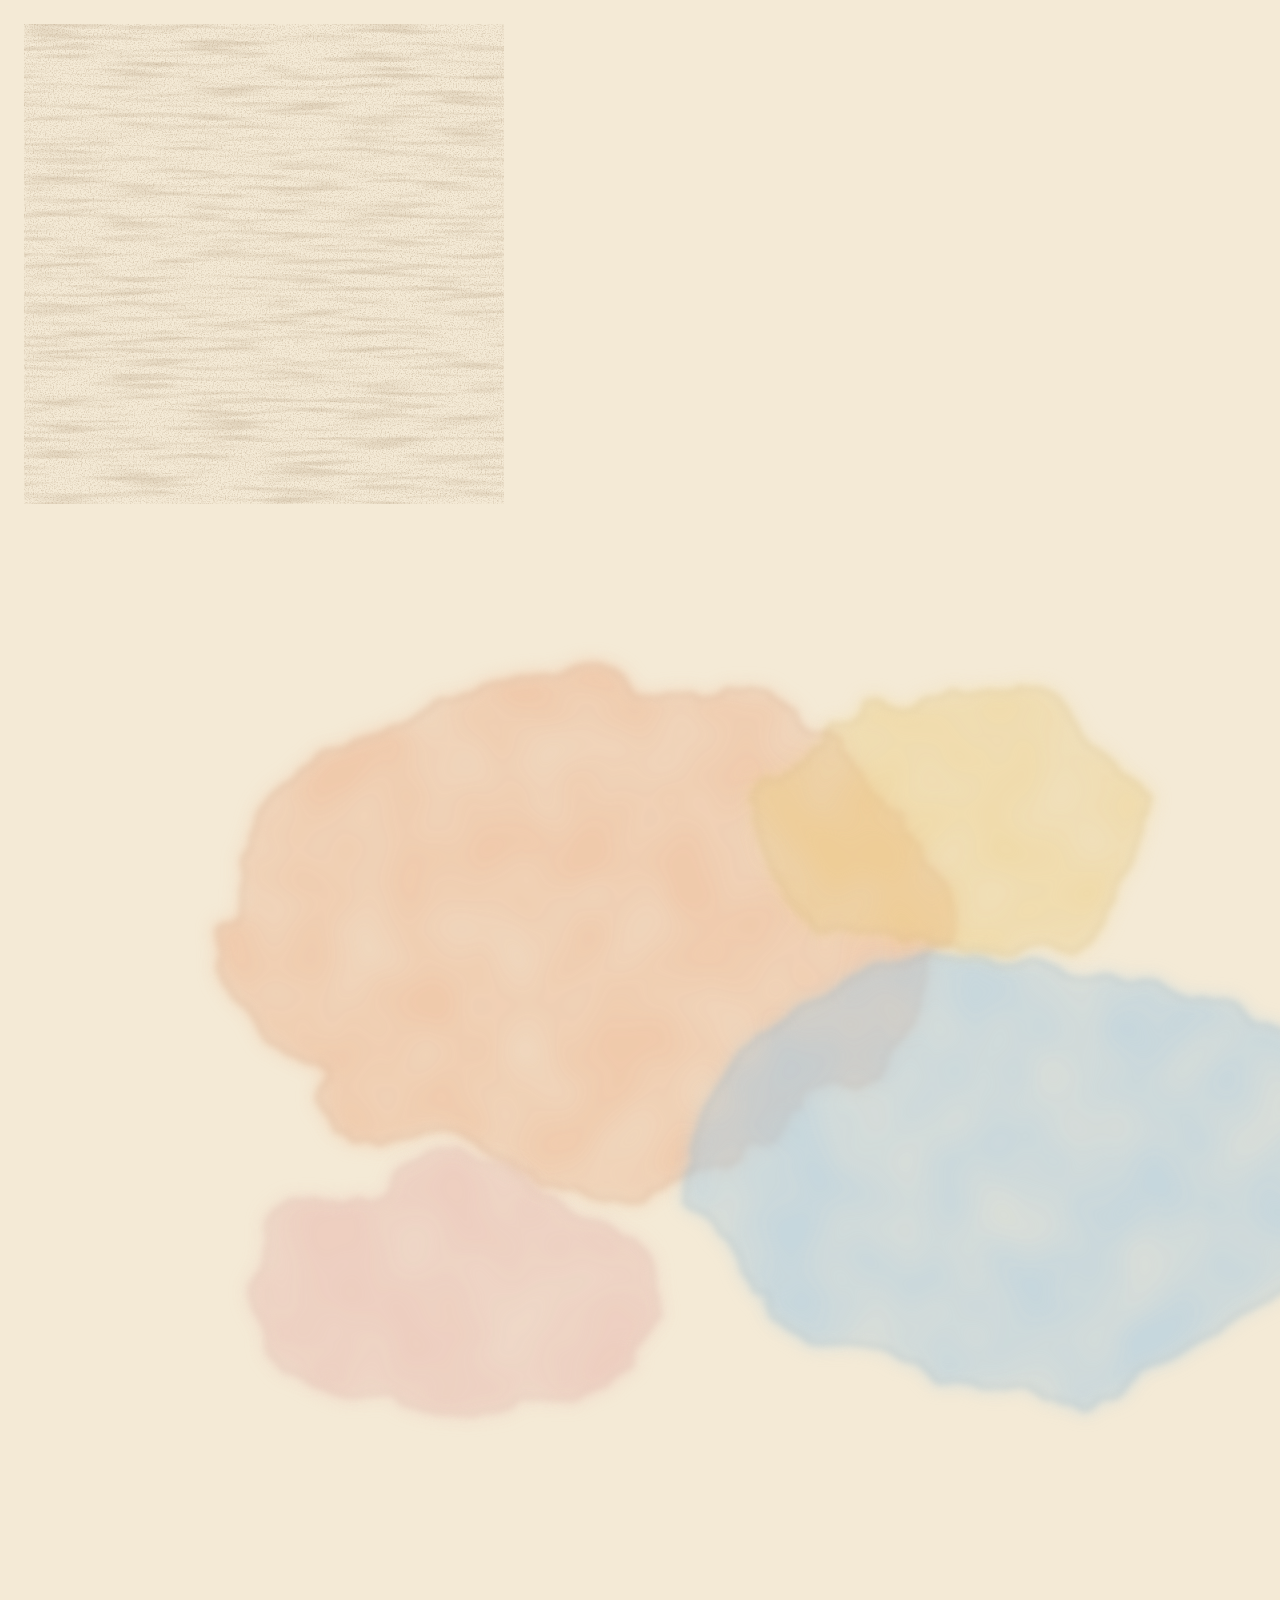
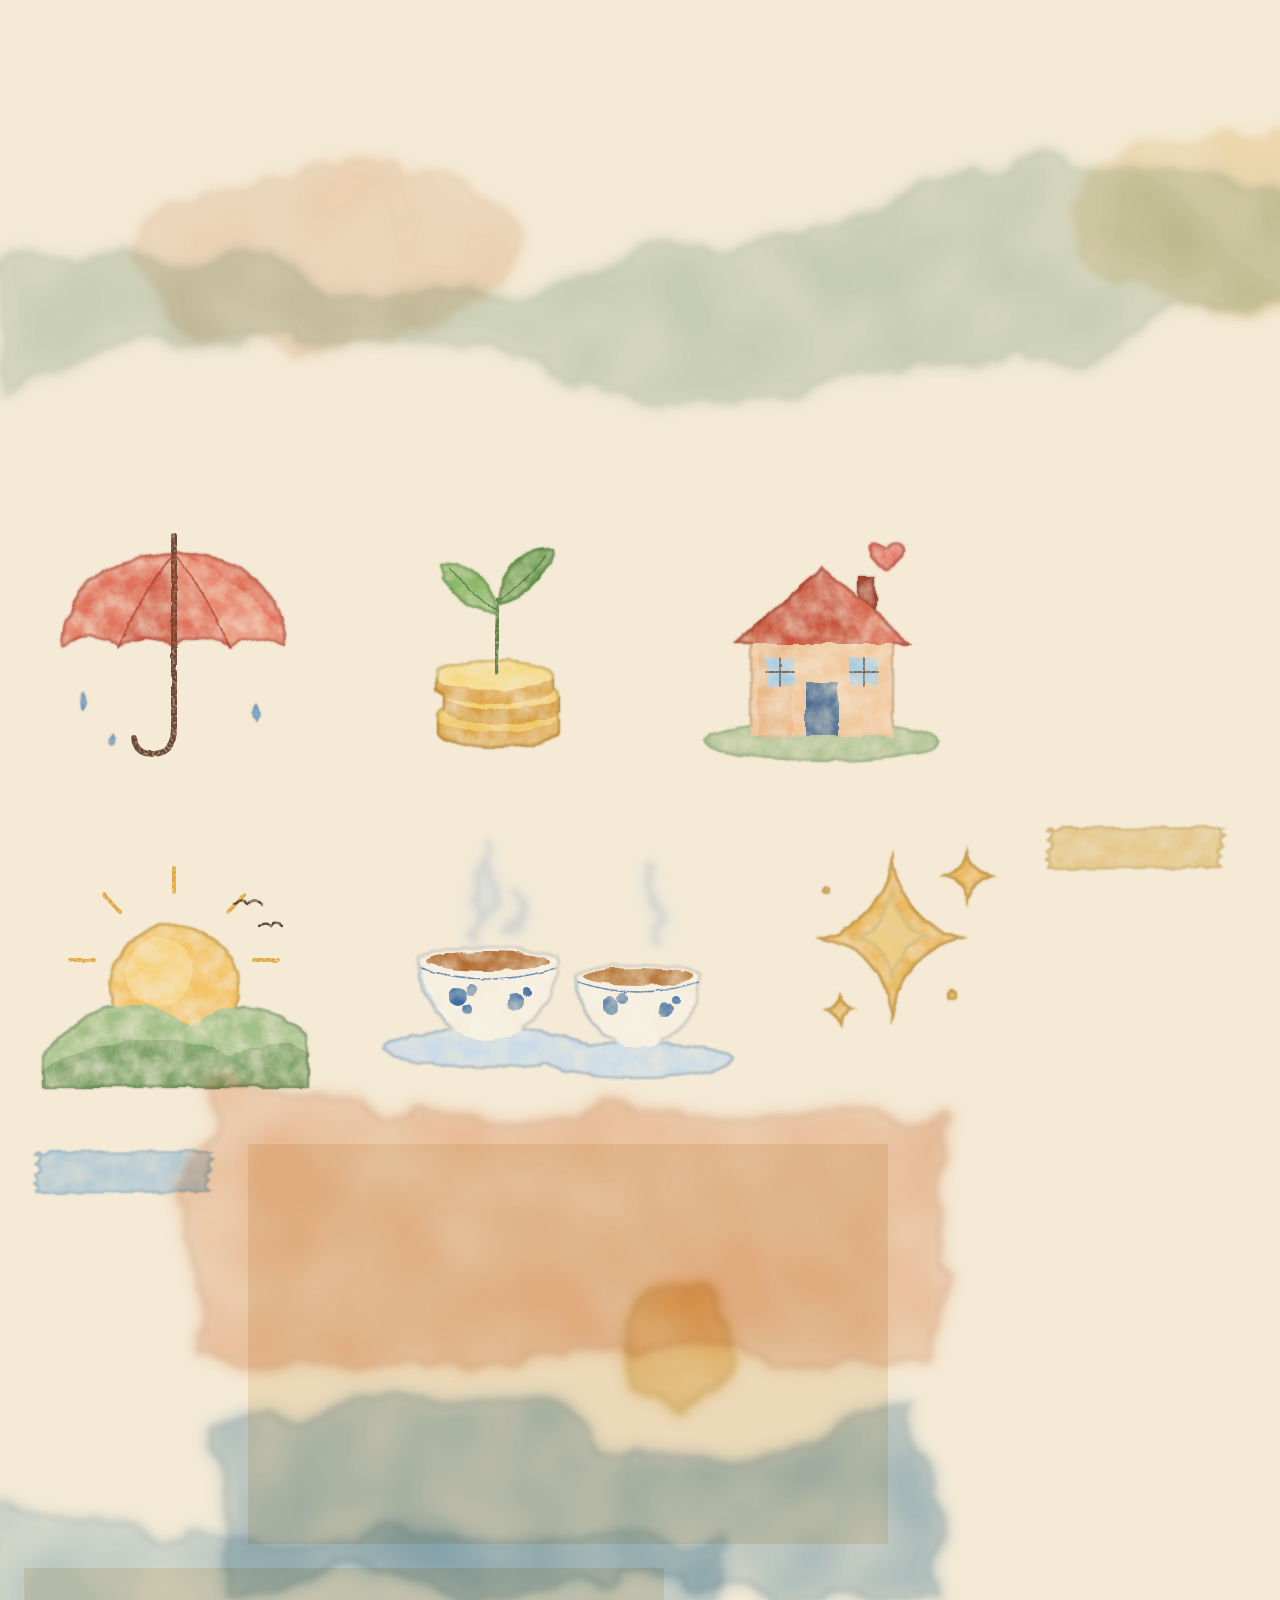
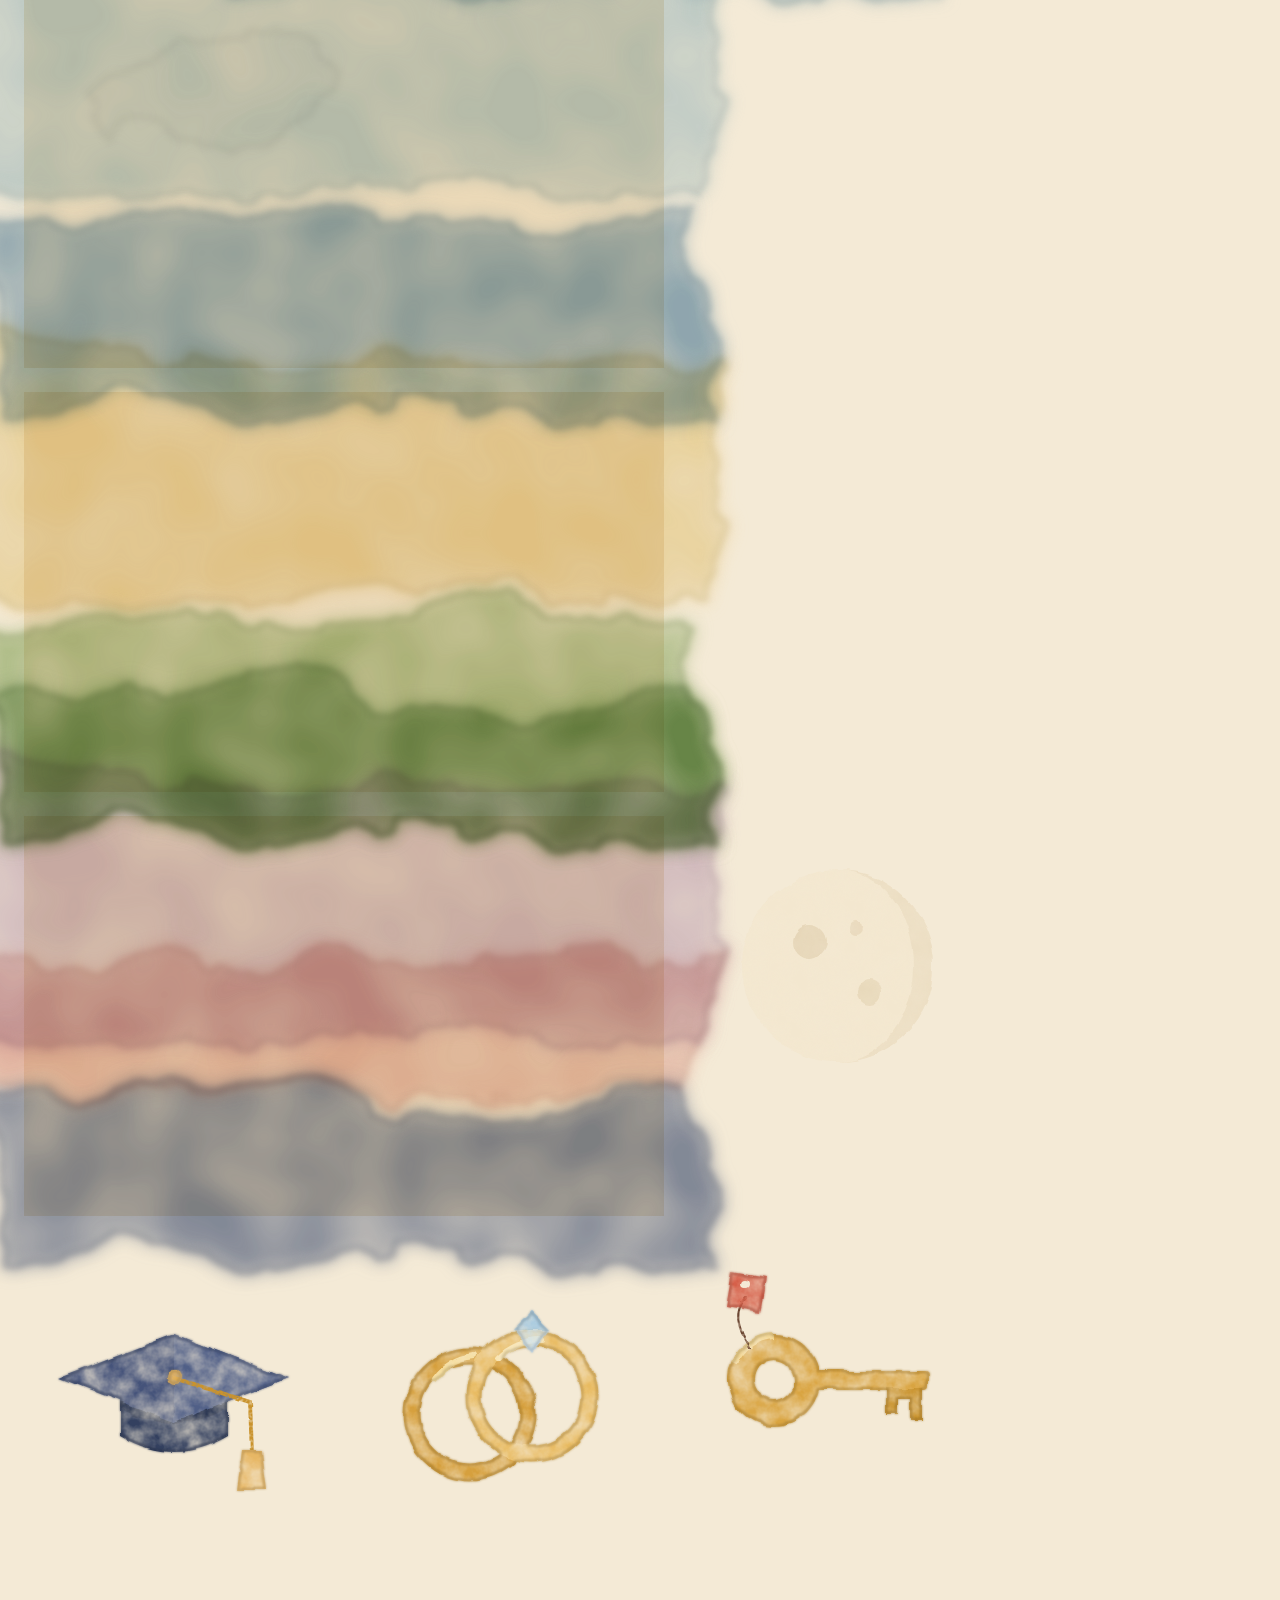
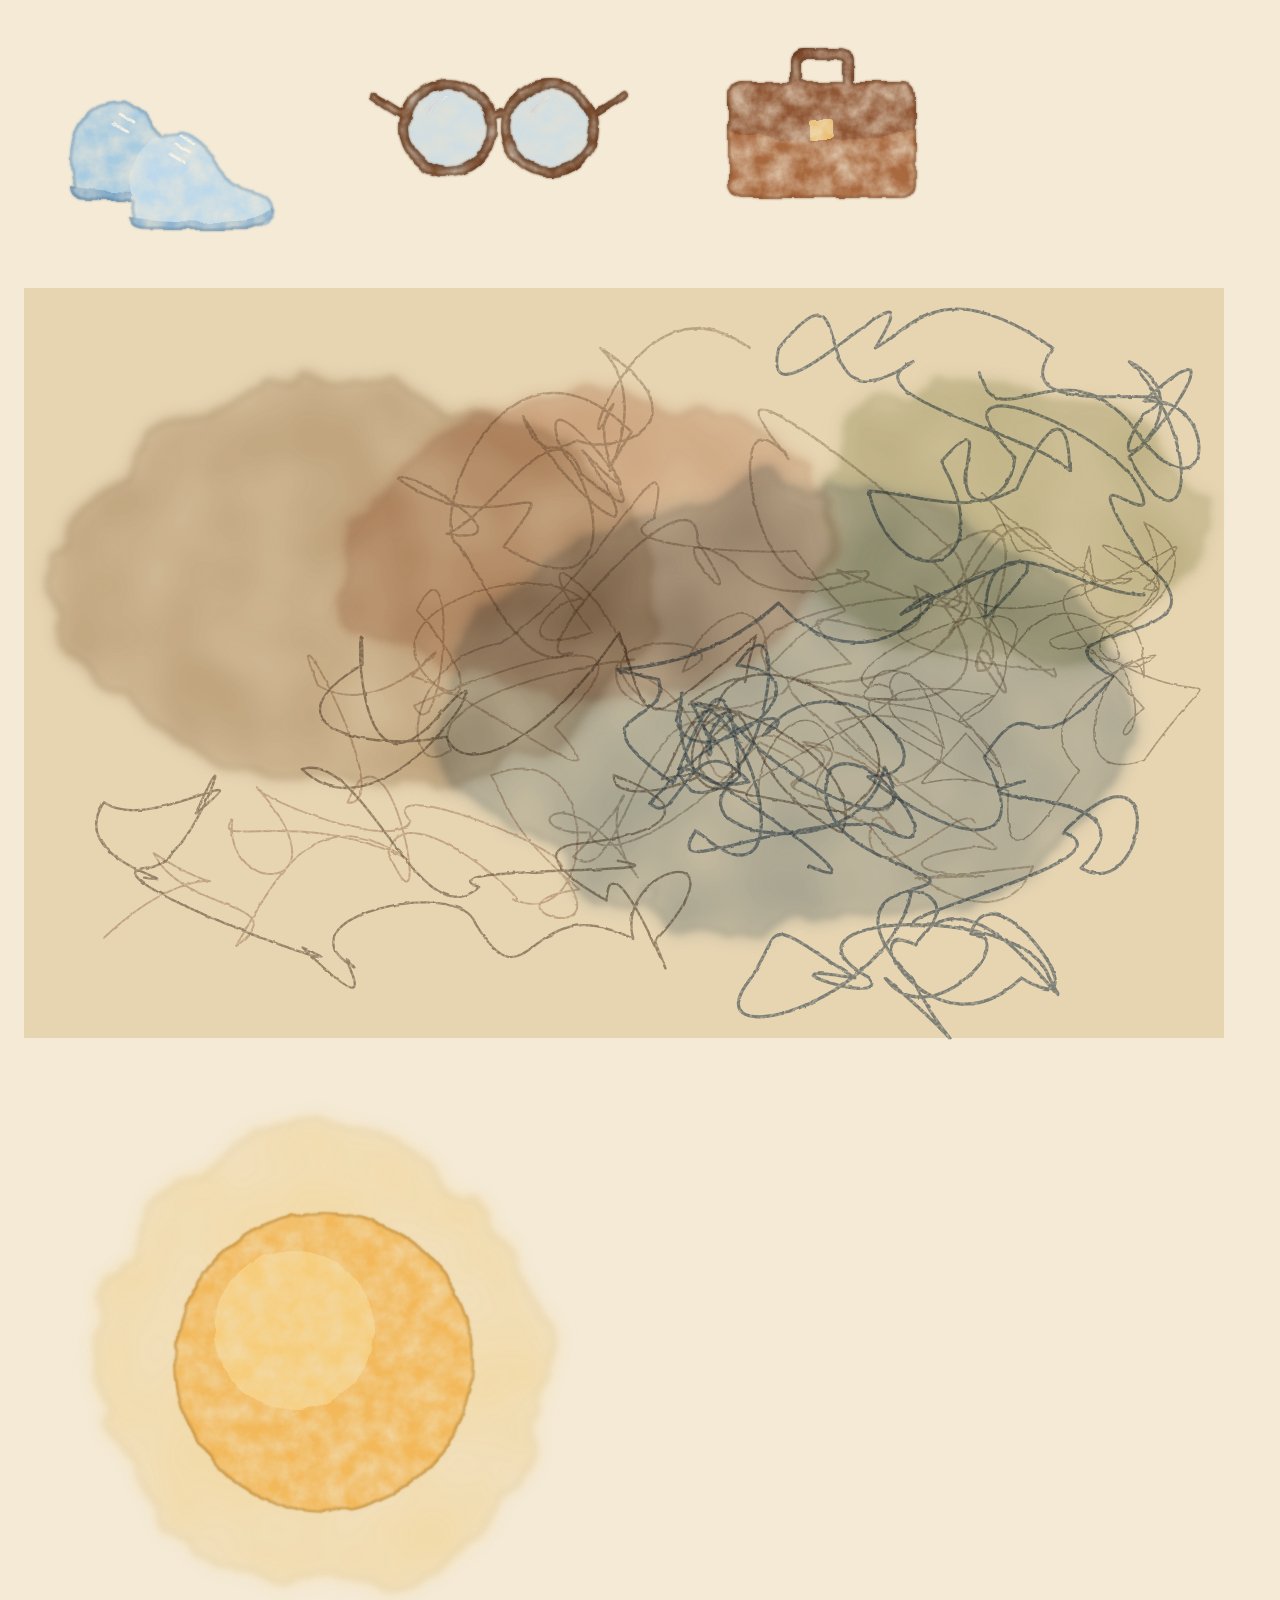
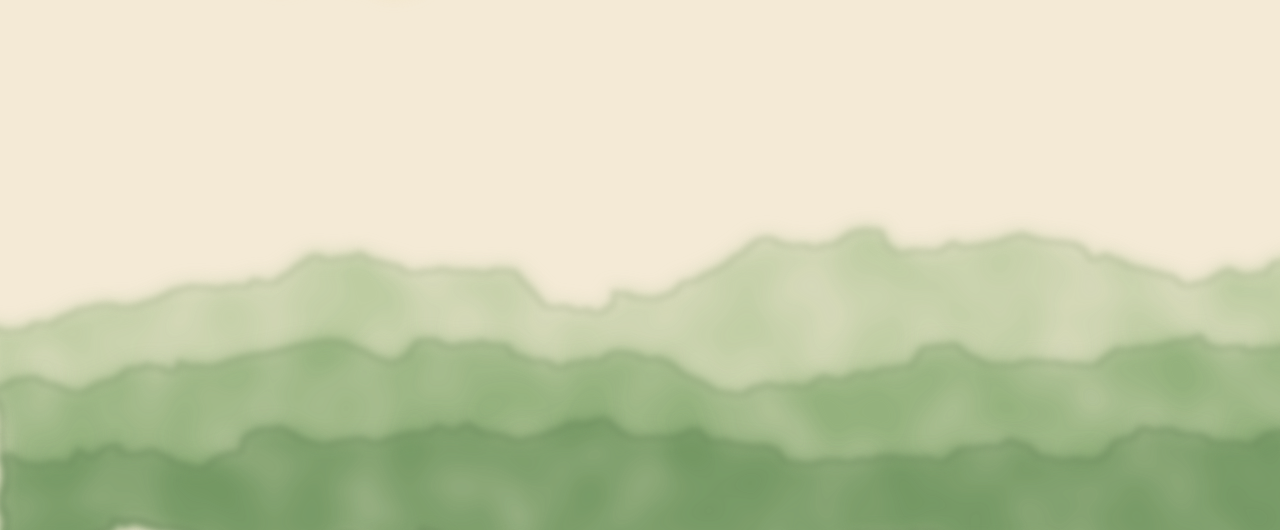
<file: previews/art/paint.html>
<!doctype html>
<html>
<head>
<meta charset="utf-8">
<title>Watercolour pieces for design 04</title>
<style>
  body { margin: 0; padding: 24px; background: #f4ead6; display: flex; flex-wrap: wrap; gap: 24px; align-items: flex-start; }
  .piece { position: relative; }
  .piece svg { display: block; overflow: visible; }
  .multiply > * { mix-blend-mode: multiply; }
</style>
</head>
<body>

<!-- Shared filters. Every painted shape goes through one of these. -->
<svg width="0" height="0" style="position:absolute">
  <defs>
    <!-- Small pieces: wobbly edge, pigment grain, a darker rim where the paint pools. -->
    <filter id="wc" x="-25%" y="-25%" width="150%" height="150%" color-interpolation-filters="sRGB">
      <feTurbulence type="fractalNoise" baseFrequency="0.04" numOctaves="3" seed="2" result="wob"/>
      <feDisplacementMap in="SourceGraphic" in2="wob" scale="7" xChannelSelector="R" yChannelSelector="G" result="shape"/>
      <feTurbulence type="fractalNoise" baseFrequency="0.05" numOctaves="4" seed="8" result="pig"/>
      <feColorMatrix in="pig" type="matrix" values="0 0 0 0 0  0 0 0 0 0  0 0 0 0 0  0 0 0 1.1 0.18" result="pigA"/>
      <feComposite in="shape" in2="pigA" operator="in" result="tex"/>
      <feMorphology in="shape" operator="erode" radius="2.2" result="inner"/>
      <feComposite in="shape" in2="inner" operator="out" result="rim"/>
      <feColorMatrix in="rim" type="matrix" values="0.78 0 0 0 0  0 0.78 0 0 0  0 0 0.78 0 0  0 0 0 0.75 0" result="rimDark"/>
      <feGaussianBlur in="rimDark" stdDeviation="0.8" result="rimSoft"/>
      <feMerge><feMergeNode in="tex"/><feMergeNode in="rimSoft"/></feMerge>
    </filter>
    <!-- Like wc, but nearly opaque: for paint that must hold up on a dark ground. -->
    <filter id="wc-solid" x="-25%" y="-25%" width="150%" height="150%" color-interpolation-filters="sRGB">
      <feTurbulence type="fractalNoise" baseFrequency="0.035" numOctaves="3" seed="6" result="wob"/>
      <feDisplacementMap in="SourceGraphic" in2="wob" scale="8" xChannelSelector="R" yChannelSelector="G" result="shape"/>
      <feTurbulence type="fractalNoise" baseFrequency="0.05" numOctaves="3" seed="3" result="pig"/>
      <feColorMatrix in="pig" type="matrix" values="0 0 0 0 0  0 0 0 0 0  0 0 0 0 0  0 0 0 0.45 0.68" result="pigA"/>
      <feComposite in="shape" in2="pigA" operator="in"/>
    </filter>
    <!-- Ink lines: a little tremble, slightly broken. -->
    <filter id="ink" x="-10%" y="-10%" width="120%" height="120%" color-interpolation-filters="sRGB">
      <feTurbulence type="fractalNoise" baseFrequency="0.09" numOctaves="2" seed="5" result="n"/>
      <feDisplacementMap in="SourceGraphic" in2="n" scale="2.6" xChannelSelector="R" yChannelSelector="G" result="d"/>
      <feTurbulence type="fractalNoise" baseFrequency="0.35" numOctaves="1" seed="12" result="g"/>
      <feColorMatrix in="g" type="matrix" values="0 0 0 0 0  0 0 0 0 0  0 0 0 0 0  0 0 0 1.6 0.1" result="gA"/>
      <feComposite in="d" in2="gA" operator="in"/>
    </filter>
    <!-- Big washes: soft bleeding edges and blooms. -->
    <filter id="wash" x="-40%" y="-40%" width="180%" height="180%" color-interpolation-filters="sRGB">
      <feTurbulence type="fractalNoise" baseFrequency="0.008" numOctaves="4" seed="21" result="warp"/>
      <feDisplacementMap in="SourceGraphic" in2="warp" scale="90" xChannelSelector="R" yChannelSelector="G" result="shape"/>
      <feGaussianBlur in="shape" stdDeviation="9" result="soft"/>
      <feTurbulence type="fractalNoise" baseFrequency="0.011" numOctaves="2" seed="31" result="pig"/>
      <feColorMatrix in="pig" type="matrix" values="0 0 0 0 0  0 0 0 0 0  0 0 0 0 0  0 0 0 0.9 0.32" result="pigA"/>
      <feComposite in="soft" in2="pigA" operator="in" result="tex"/>
      <feMorphology in="shape" operator="erode" radius="5" result="inner"/>
      <feComposite in="shape" in2="inner" operator="out" result="rim"/>
      <feGaussianBlur in="rim" stdDeviation="3" result="rimSoft"/>
      <feColorMatrix in="rimSoft" type="matrix" values="0.85 0 0 0 0  0 0.85 0 0 0  0 0 0.85 0 0  0 0 0 0.45 0" result="rimDark"/>
      <feMerge><feMergeNode in="tex"/><feMergeNode in="rimDark"/></feMerge>
    </filter>
    <!-- Paper grain tile: specks and fibres, seamless. -->
    <filter id="grain" x="0" y="0" width="100%" height="100%">
      <feTurbulence type="fractalNoise" baseFrequency="0.75" numOctaves="2" seed="4" stitchTiles="stitch" result="f"/>
      <feColorMatrix in="f" type="matrix" values="0 0 0 0 0.36  0 0 0 0 0.25  0 0 0 0 0.14  0 0 0 -2.4 1.32"/>
    </filter>
    <filter id="fibre" x="0" y="0" width="100%" height="100%">
      <feTurbulence type="fractalNoise" baseFrequency="0.012 0.18" numOctaves="2" seed="9" stitchTiles="stitch" result="f"/>
      <feColorMatrix in="f" type="matrix" values="0 0 0 0 0.42  0 0 0 0 0.3  0 0 0 0 0.18  0 0 0 -3 1.62"/>
    </filter>
  </defs>
</svg>

<!-- Paper grain, 480 square, tiles. -->
<div class="piece" id="paper">
  <svg width="480" height="480" viewBox="0 0 480 480">
    <rect width="480" height="480" filter="url(#grain)" opacity="0.35"/>
    <rect width="480" height="480" filter="url(#fibre)" opacity="0.25"/>
  </svg>
</div>

<!-- Hero bloom: warm washes that sit behind the portrait and bleed into the paper. -->
<div class="piece" id="bloom">
  <svg width="1400" height="1000" viewBox="0 0 1400 1000">
    <g filter="url(#wash)">
      <ellipse cx="560" cy="400" rx="360" ry="250" fill="#f4bc98" opacity="0.6"/>
    </g>
    <g filter="url(#wash)">
      <ellipse cx="1000" cy="640" rx="330" ry="220" fill="#b4d2e5" opacity="0.62"/>
    </g>
    <g filter="url(#wash)">
      <ellipse cx="930" cy="290" rx="190" ry="130" fill="#f4d68e" opacity="0.55"/>
    </g>
    <g filter="url(#wash)">
      <ellipse cx="430" cy="760" rx="210" ry="120" fill="#eeb3ad" opacity="0.4"/>
    </g>
  </svg>
</div>

<!-- Route wash: the soft river of colour the life-stage route runs along. -->
<div class="piece" id="route">
  <svg width="1600" height="520" viewBox="0 0 1600 520" class="multiply">
    <g filter="url(#wash)">
      <path d="M-40,330 C180,250 360,400 620,320 S1060,170 1300,250 S1560,330 1660,280 L1660,380 C1500,420 1340,330 1180,360 S760,470 540,420 S160,360 -40,430 Z" fill="#b9d3c4" opacity="0.6"/>
    </g>
    <g filter="url(#wash)">
      <ellipse cx="300" cy="300" rx="190" ry="90" fill="#f2c9a6" opacity="0.4"/>
      <ellipse cx="1240" cy="270" rx="200" ry="90" fill="#f3d58f" opacity="0.38"/>
    </g>
  </svg>
</div>

<!-- Umbrella: protecting what matters. -->
<div class="piece" id="umbrella">
  <svg width="300" height="300" viewBox="0 0 300 300">
    <g filter="url(#wc)">
      <path d="M38,152 Q40,62 150,56 Q260,62 262,152 Q234,132 206,152 Q178,132 150,152 Q122,132 94,152 Q66,132 38,152 Z" fill="#e0715a"/>
      <path d="M150,58 Q120,90 94,150 Q120,132 150,150 Z" fill="#c9533e" opacity="0.55"/>
      <path d="M150,58 Q180,95 206,150 Q232,134 262,150 Q240,90 150,58 Z" fill="#f09a7f" opacity="0.6"/>
    </g>
    <g filter="url(#ink)" fill="none" stroke="#6b4632" stroke-linecap="round">
      <path d="M150,40 L150,232 Q150,258 128,258 Q112,258 110,242" stroke-width="6"/>
      <path d="M150,58 Q120,92 94,152 M150,58 L150,152 M150,58 Q180,92 206,152" stroke="#a8432f" stroke-width="2.2" opacity="0.7"/>
    </g>
    <g filter="url(#wc)" fill="#8fb8d8">
      <path d="M58,196 q7,12 0,18 q-7,-6 0,-18 Z"/>
      <path d="M232,206 q7,12 0,18 q-7,-6 0,-18 Z"/>
      <path d="M88,236 q6,10 0,15 q-6,-5 0,-15 Z"/>
    </g>
  </svg>
</div>

<!-- Sprout from a stack of coins: growing your wealth. -->
<div class="piece" id="sprout">
  <svg width="300" height="300" viewBox="0 0 300 300">
    <g filter="url(#wc)">
      <path d="M88,236 v-16 a62,16 0 0 1 124,0 v16 a62,16 0 0 1 -124,0 Z" fill="#dca64b"/>
      <ellipse cx="150" cy="220" rx="62" ry="16" fill="#f0c766"/>
      <path d="M96,214 v-16 a58,15 0 0 1 116,0 v16 a58,15 0 0 1 -116,0 Z" fill="#d79f45"/>
      <ellipse cx="154" cy="198" rx="58" ry="15" fill="#f3cf72"/>
      <path d="M86,193 v-14 a60,15 0 0 1 120,0 v14 a60,15 0 0 1 -120,0 Z" fill="#dca64b"/>
      <ellipse cx="146" cy="179" rx="60" ry="15" fill="#f6d983"/>
    </g>
    <g filter="url(#ink)" fill="none" stroke="#5d7f45" stroke-linecap="round">
      <path d="M148,176 C146,150 152,128 150,104" stroke-width="5"/>
    </g>
    <g filter="url(#wc)">
      <path d="M150,118 C120,118 96,96 92,66 C124,64 148,86 150,118 Z" fill="#8cb96a"/>
      <path d="M150,108 C176,104 200,82 206,52 C172,50 152,74 150,108 Z" fill="#6f9f53"/>
    </g>
    <g filter="url(#ink)" fill="none" stroke="#4d6d38" stroke-width="1.6" stroke-linecap="round" opacity="0.7">
      <path d="M148,114 C132,104 116,90 102,72"/>
      <path d="M152,104 C168,92 184,78 198,60"/>
    </g>
  </svg>
</div>

<!-- A little home: life's milestones. -->
<div class="piece" id="house">
  <svg width="300" height="300" viewBox="0 0 300 300">
    <g filter="url(#wc)">
      <ellipse cx="150" cy="246" rx="118" ry="20" fill="#a9c58c" opacity="0.8"/>
      <rect x="78" y="140" width="144" height="100" fill="#f1c79d"/>
      <path d="M86,142 L86,240 L120,240 L120,142 Z" fill="#e3ad7e" opacity="0.5"/>
      <rect x="186" y="80" width="18" height="44" fill="#a84a35"/>
      <path d="M60,148 L150,70 L240,148 Z" fill="#c8553d"/>
      <path d="M150,70 L240,148 L196,148 Z" fill="#e0715a" opacity="0.65"/>
      <rect x="134" y="186" width="32" height="54" fill="#4f6f92"/>
      <rect x="94" y="162" width="28" height="28" fill="#a9cbe0"/>
      <rect x="178" y="162" width="28" height="28" fill="#a9cbe0"/>
    </g>
    <g filter="url(#ink)" fill="none" stroke="#6b4632" stroke-width="1.8" stroke-linecap="round" opacity="0.75">
      <path d="M108,162 v28 M94,176 h28 M192,162 v28 M178,176 h28"/>
    </g>
    <g filter="url(#wc)">
      <path d="M214,52 c-6,-10 -20,-6 -18,5 c1,8 12,14 18,20 c6,-6 17,-12 18,-20 c2,-11 -12,-15 -18,-5 Z" fill="#e26b5b"/>
    </g>
  </svg>
</div>

<!-- Sunrise over gentle hills: later life. -->
<div class="piece" id="sunrise">
  <svg width="300" height="300" viewBox="0 0 300 300">
    <g filter="url(#ink)" fill="none" stroke="#e2a83d" stroke-width="4" stroke-linecap="round">
      <path d="M150,72 v-24 M96,92 l-16,-17 M204,92 l16,-17 M70,140 h-24 M230,140 h24"/>
    </g>
    <g filter="url(#wc)">
      <circle cx="150" cy="170" r="66" fill="#f3c264"/>
      <circle cx="136" cy="152" r="34" fill="#f8d98c" opacity="0.7"/>
      <path d="M18,236 Q86,150 168,206 Q228,164 284,214 L284,262 L18,262 Z" fill="#a3c088"/>
      <path d="M18,250 Q120,196 206,236 Q252,214 284,232 L284,268 L18,268 Z" fill="#7fa36a"/>
    </g>
    <g filter="url(#ink)" fill="none" stroke="#5a4636" stroke-width="2.4" stroke-linecap="round">
      <path d="M210,84 q8,-7 14,0 q6,-7 14,0"/>
      <path d="M236,106 q6,-5 11,0 q5,-5 11,0"/>
    </g>
  </svg>
</div>

<!-- Two cups of tea: a conversation. -->
<div class="piece" id="teacups">
  <svg width="420" height="280" viewBox="0 0 420 280">
    <g filter="url(#wc)">
      <ellipse cx="140" cy="228" rx="104" ry="20" fill="#c9dbe8"/>
      <ellipse cx="290" cy="240" rx="96" ry="18" fill="#c9dbe8"/>
      <path d="M68,140 h144 q-8,74 -72,80 q-64,-6 -72,-80 Z" fill="#f7f1e4"/>
      <path d="M68,140 q4,52 44,72 q-40,-30 -36,-72 Z" fill="#d3e0ea" opacity="0.8"/>
      <ellipse cx="140" cy="140" rx="72" ry="14" fill="#f7f1e4"/>
      <ellipse cx="140" cy="141" rx="62" ry="10" fill="#b36d34"/>
      <path d="M226,156 h128 q-8,66 -64,72 q-56,-6 -64,-72 Z" fill="#f7f1e4"/>
      <path d="M226,156 q4,46 38,64 q-34,-26 -32,-64 Z" fill="#d3e0ea" opacity="0.8"/>
      <ellipse cx="290" cy="156" rx="64" ry="12" fill="#f7f1e4"/>
      <ellipse cx="290" cy="157" rx="55" ry="9" fill="#b97a3d"/>
      <g fill="#3f6fa3">
        <circle cx="110" cy="176" r="9"/><circle cx="124" cy="170" r="6"/><circle cx="118" cy="190" r="5"/>
        <circle cx="168" cy="182" r="8"/><circle cx="180" cy="172" r="5"/>
        <circle cx="262" cy="186" r="8"/><circle cx="274" cy="178" r="5"/>
        <circle cx="318" cy="190" r="7"/><circle cx="328" cy="181" r="4"/>
      </g>
    </g>
    <g filter="url(#ink)" fill="none" stroke="#3f6fa3" stroke-width="1.6" opacity="0.8">
      <path d="M72,148 q68,22 136,0 M230,162 q60,20 120,0"/>
    </g>
    <g filter="url(#wash)" fill="none" stroke="#c9d6df" stroke-width="9" stroke-linecap="round" opacity="0.75">
      <path d="M128,118 c-14,-18 14,-30 0,-52 c-10,-16 6,-28 4,-40"/>
      <path d="M158,112 c-10,-14 10,-24 0,-40"/>
      <path d="M292,136 c-12,-16 12,-26 0,-46 c-8,-14 4,-24 2,-34"/>
    </g>
  </svg>
</div>

<!-- Gold sparkle sticker. -->
<div class="piece" id="sparkle">
  <svg width="220" height="240" viewBox="0 0 220 240">
    <g filter="url(#wc)" fill="#e9b65a">
      <path d="M100,30 Q108,104 176,118 Q108,128 100,206 Q92,128 24,118 Q92,104 100,30 Z"/>
      <path d="M176,24 Q179,52 204,56 Q179,60 176,88 Q173,60 148,56 Q173,52 176,24 Z"/>
      <path d="M48,170 Q50,188 66,190 Q50,192 48,210 Q46,192 30,190 Q46,188 48,170 Z"/>
      <circle cx="160" cy="176" r="5"/><circle cx="34" cy="70" r="4"/>
    </g>
    <g filter="url(#wc)">
      <path d="M100,62 Q104,108 140,118 Q104,124 100,170 Q96,124 60,118 Q96,108 100,62 Z" fill="#f7dc96" opacity="0.8"/>
    </g>
  </svg>
</div>

<!-- Washi tape, two colours. -->
<div class="piece" id="tape-gold">
  <svg width="200" height="56" viewBox="0 0 200 56">
    <g filter="url(#wc)">
      <path d="M8,10 l6,-3 l5,4 l6,-4 L188,6 l-4,5 l6,4 l-5,5 l5,6 l-6,5 l5,5 l-5,6 l4,6 L12,50 l4,-5 l-6,-5 l5,-5 l-5,-6 l6,-5 l-5,-6 l5,-5 Z" fill="#ecc777" opacity="0.72"/>
    </g>
  </svg>
</div>
<div class="piece" id="tape-blue">
  <svg width="200" height="56" viewBox="0 0 200 56">
    <g filter="url(#wc)">
      <path d="M8,10 l6,-3 l5,4 l6,-4 L188,6 l-4,5 l6,4 l-5,5 l5,6 l-6,5 l5,5 l-5,6 l4,6 L12,50 l4,-5 l-6,-5 l5,-5 l-5,-6 l6,-5 l-5,-6 l5,-5 Z" fill="#a9cbe0" opacity="0.72"/>
    </g>
  </svg>
</div>

<!-- Four soft landscapes for the video placeholders. -->
<div class="piece" id="v1">
  <svg width="640" height="400" viewBox="0 0 640 400" class="multiply">
    <rect width="640" height="400" fill="#f6eddc"/>
    <g filter="url(#wash)"><rect x="-40" y="-40" width="720" height="250" fill="#f3b994" opacity="0.7"/></g>
    <g filter="url(#wash)"><circle cx="430" cy="200" r="70" fill="#f2c264" opacity="0.8"/></g>
    <g filter="url(#wash)"><path d="M-40,300 Q160,210 340,280 T680,250 L680,440 L-40,440 Z" fill="#9ec0d6" opacity="0.8"/></g>
  </svg>
</div>
<div class="piece" id="v2">
  <svg width="640" height="400" viewBox="0 0 640 400" class="multiply">
    <rect width="640" height="400" fill="#f6eddc"/>
    <g filter="url(#wash)"><rect x="-40" y="-40" width="720" height="260" fill="#b5d3e6" opacity="0.75"/></g>
    <g filter="url(#wash)"><path d="M-40,260 Q200,220 360,250 T680,230 L680,440 L-40,440 Z" fill="#6f9cc0" opacity="0.7"/></g>
    <g filter="url(#wash)"><ellipse cx="180" cy="120" rx="120" ry="50" fill="#ffffff" opacity="0.7"/></g>
  </svg>
</div>
<div class="piece" id="v3">
  <svg width="640" height="400" viewBox="0 0 640 400" class="multiply">
    <rect width="640" height="400" fill="#f6eddc"/>
    <g filter="url(#wash)"><rect x="-40" y="-40" width="720" height="240" fill="#f3dc9a" opacity="0.7"/></g>
    <g filter="url(#wash)"><path d="M-40,250 Q120,170 300,240 Q460,180 680,230 L680,440 L-40,440 Z" fill="#a6c48b" opacity="0.85"/></g>
    <g filter="url(#wash)"><path d="M-40,320 Q220,270 420,310 T680,300 L680,440 L-40,440 Z" fill="#7fa36a" opacity="0.75"/></g>
  </svg>
</div>
<div class="piece" id="v4">
  <svg width="640" height="400" viewBox="0 0 640 400" class="multiply">
    <rect width="640" height="400" fill="#f6eddc"/>
    <g filter="url(#wash)"><rect x="-40" y="-40" width="720" height="260" fill="#cdb6d8" opacity="0.7"/></g>
    <g filter="url(#wash)"><rect x="-40" y="140" width="720" height="140" fill="#eaa9a1" opacity="0.6"/></g>
    <g filter="url(#wash)"><path d="M-40,290 Q180,250 340,280 T680,270 L680,440 L-40,440 Z" fill="#5f6f9a" opacity="0.7"/></g>
  </svg>
</div>

<!-- A pale moon for the night footer: opaque, so it stays cream on navy. -->
<div class="piece" id="moon">
  <svg width="300" height="300" viewBox="0 0 300 300">
    <g filter="url(#wc-solid)">
      <circle cx="150" cy="150" r="96" fill="#f3e7cf"/>
      <circle cx="122" cy="126" r="17" fill="#e2d1b0" opacity="0.75"/>
      <circle cx="182" cy="176" r="12" fill="#e2d1b0" opacity="0.65"/>
      <circle cx="168" cy="112" r="7" fill="#e2d1b0" opacity="0.6"/>
      <path d="M150,54 a96,96 0 0 1 0,192 a76,96 0 0 0 0,-192 Z" fill="#e8d8ba" opacity="0.55"/>
    </g>
  </svg>
</div>

<!-- ===== Pieces for design 05 ===== -->

<!-- Graduation cap: the first stage of the frame. -->
<div class="piece" id="cap">
  <svg width="300" height="300" viewBox="0 0 300 300">
    <g filter="url(#wc)">
      <path d="M96,150 v46 q54,32 108,0 v-46 Z" fill="#33405f"/>
      <path d="M96,160 q54,30 108,0 v8 q-54,30 -108,0 Z" fill="#26304a" opacity="0.6"/>
      <path d="M150,94 L264,138 L150,182 L36,138 Z" fill="#45537a"/>
      <path d="M150,94 L264,138 L150,182 Z" fill="#56668f" opacity="0.65"/>
    </g>
    <g filter="url(#ink)" fill="none" stroke="#c9932e" stroke-width="4" stroke-linecap="round">
      <path d="M150,138 L226,162 L228,214"/>
    </g>
    <g filter="url(#wc)">
      <circle cx="150" cy="138" r="8" fill="#e7b765"/>
      <path d="M218,210 h20 l5,40 h-30 Z" fill="#e7b765"/>
    </g>
  </svg>
</div>

<!-- Two rings: marriage. -->
<div class="piece" id="rings">
  <svg width="300" height="300" viewBox="0 0 300 300">
    <g filter="url(#wc)" fill="none" stroke-linecap="round">
      <circle cx="122" cy="174" r="58" stroke="#d6a03e" stroke-width="17"/>
      <circle cx="184" cy="156" r="58" stroke="#e8bb62" stroke-width="17"/>
      <path d="M86,140 a58,58 0 0 1 40,-24" stroke="#f6dc98" stroke-width="6"/>
      <path d="M150,118 a58,58 0 0 1 44,-18" stroke="#f9e4ad" stroke-width="6"/>
    </g>
    <g filter="url(#wc)">
      <path d="M184,72 l18,18 l-18,22 l-18,-22 Z" fill="#cfe3ef"/>
      <path d="M184,72 l18,18 h-36 Z" fill="#a9cbe0"/>
    </g>
  </svg>
</div>

<!-- A house key with a little red tag: a home. -->
<div class="piece" id="key">
  <svg width="300" height="300" viewBox="0 0 300 300">
    <g filter="url(#wc)">
      <path fill-rule="evenodd" fill="#d9a441" d="M56,140 a46,46 0 1,0 92,0 a46,46 0 1,0 -92,0 Z M82,140 a20,20 0 1,0 40,0 a20,20 0 1,0 -40,0 Z"/>
      <rect x="144" y="130" width="112" height="20" rx="4" fill="#d9a441"/>
      <path d="M214,148 v26 h12 v-14 h12 v20 h12 v-32 Z" fill="#c9932e"/>
      <path d="M62,124 a46,46 0 0 1 40,-28" fill="none" stroke="#f3d48a" stroke-width="6"/>
    </g>
    <g filter="url(#ink)" fill="none" stroke="#6b4632" stroke-width="2.2" stroke-linecap="round">
      <path d="M78,108 C64,86 62,70 74,58"/>
    </g>
    <g filter="url(#wc)">
      <path d="M60,32 l34,6 l-6,34 l-34,-6 Z" fill="#d6604a"/>
      <circle cx="73" cy="44" r="4" fill="#f4ead6"/>
    </g>
  </svg>
</div>

<!-- A pair of baby shoes: children. -->
<div class="piece" id="shoes">
  <svg width="300" height="300" viewBox="0 0 300 300">
    <g filter="url(#wc)">
      <path d="M46,196 q0,-52 42,-58 q30,-4 42,22 q16,30 48,36 q18,4 16,22 q-2,14 -26,14 h-104 q-18,0 -18,-36 Z" fill="#a9cbe0"/>
      <path d="M46,222 q60,10 122,4 q14,-2 26,-12 q-2,18 -26,22 h-104 q-18,0 -18,-14 Z" fill="#7fa8c8"/>
      <path d="M106,226 q0,-50 40,-56 q30,-4 42,22 q16,30 46,36 q18,4 16,22 q-2,14 -26,14 h-100 q-18,0 -18,-38 Z" fill="#bcd8ea"/>
      <path d="M106,254 q58,8 118,2 q14,-2 26,-12 q-2,18 -26,22 h-100 q-18,0 -18,-12 Z" fill="#8fb4cf"/>
    </g>
    <g filter="url(#ink)" fill="none" stroke="#f7f1e4" stroke-width="3" stroke-linecap="round">
      <path d="M146,190 l14,8 M152,180 l14,8 M158,172 l12,8"/>
      <path d="M90,160 l14,8 M96,150 l14,8"/>
    </g>
  </svg>
</div>

<!-- Reading glasses: later life. -->
<div class="piece" id="glasses">
  <svg width="300" height="300" viewBox="0 0 300 300">
    <g filter="url(#wc)">
      <circle cx="100" cy="164" r="44" fill="#cfe3ef" opacity="0.75"/>
      <circle cx="202" cy="164" r="44" fill="#cfe3ef" opacity="0.75"/>
    </g>
    <g filter="url(#wc)" fill="none" stroke="#7a4b2c" stroke-linecap="round">
      <circle cx="100" cy="164" r="44" stroke-width="10"/>
      <circle cx="202" cy="164" r="44" stroke-width="10"/>
      <path d="M142,156 q9,-12 18,0" stroke-width="8"/>
      <path d="M58,152 L26,132" stroke-width="8"/>
      <path d="M244,152 L276,132" stroke-width="8"/>
    </g>
    <g filter="url(#wc)" fill="#ffffff" opacity="0.8">
      <path d="M78,146 q8,-12 22,-14 q-14,8 -18,20 Z"/><path d="M180,146 q8,-12 22,-14 q-14,8 -18,20 Z"/>
    </g>
  </svg>
</div>

<!-- A briefcase: other major changes in responsibility. -->
<div class="piece" id="briefcase">
  <svg width="300" height="300" viewBox="0 0 300 300">
    <g filter="url(#wc)">
      <path fill-rule="evenodd" fill="#7d4a2c" d="M118,122 v-24 q0,-14 14,-14 h36 q14,0 14,14 v24 h-12 v-22 q0,-4 -4,-4 h-32 q-4,0 -4,4 v22 Z"/>
      <rect x="56" y="118" width="188" height="116" rx="14" fill="#a8693f"/>
      <path d="M56,132 q0,-14 14,-14 h160 q14,0 14,14 v34 q-94,22 -188,0 Z" fill="#8f5634"/>
      <rect x="138" y="156" width="24" height="20" rx="3" fill="#e7b765"/>
    </g>
  </svg>
</div>

<!-- The muddle behind the clarity lens: washes that run together and ink that wanders. -->
<div class="piece" id="messy">
  <svg width="1200" height="750" viewBox="0 0 1200 750" class="multiply">
    <rect width="1200" height="750" fill="#f2e8d4"/>
    <g filter="url(#wash)"><ellipse cx="330" cy="300" rx="300" ry="200" fill="#c9b49d" opacity="0.7"/></g>
    <g filter="url(#wash)"><ellipse cx="760" cy="420" rx="340" ry="220" fill="#9fb0bf" opacity="0.65"/></g>
    <g filter="url(#wash)"><ellipse cx="560" cy="260" rx="240" ry="150" fill="#d8a68c" opacity="0.55"/></g>
    <g filter="url(#wash)"><ellipse cx="980" cy="230" rx="200" ry="140" fill="#b6b98f" opacity="0.5"/></g>
    <g id="scrib" filter="url(#ink)" fill="none" stroke-linecap="round" stroke-linejoin="round"></g>
  </svg>
  <script>
    // Seeded wandering lines, so the muddle repaints the same every time.
    (function () {
      let s = 7;
      const r = () => (s = (s * 16807) % 2147483647) / 2147483647;
      const g = document.getElementById('scrib');
      const inks = ['#5a4636', '#6e5642', '#3f5670', '#8a5a3c'];
      for (let k = 0; k < 7; k++) {
        let x = 120 + r() * 960, y = 120 + r() * 510, d = `M${x.toFixed(1)},${y.toFixed(1)}`;
        for (let i = 0; i < 26; i++) {
          const nx = Math.min(1120, Math.max(80, x + (r() - 0.5) * 360));
          const ny = Math.min(690, Math.max(60, y + (r() - 0.5) * 260));
          d += ` C${(x + (r() - 0.5) * 240).toFixed(1)},${(y + (r() - 0.5) * 240).toFixed(1)} ${(nx + (r() - 0.5) * 240).toFixed(1)},${(ny + (r() - 0.5) * 240).toFixed(1)} ${nx.toFixed(1)},${ny.toFixed(1)}`;
          x = nx; y = ny;
        }
        const p = document.createElementNS('http://www.w3.org/2000/svg', 'path');
        p.setAttribute('d', d);
        p.setAttribute('stroke', inks[k % inks.length]);
        p.setAttribute('stroke-width', (1.6 + r() * 2.2).toFixed(1));
        p.setAttribute('opacity', (0.35 + r() * 0.3).toFixed(2));
        g.appendChild(p);
      }
    })();
  </script>
</div>

<!-- A low warm sun and the hills it rises behind: later life. -->
<div class="piece" id="sun">
  <svg width="600" height="600" viewBox="0 0 600 600">
    <g filter="url(#wash)"><circle cx="300" cy="300" r="230" fill="#f8d892" opacity="0.55"/></g>
    <g filter="url(#wc)"><circle cx="300" cy="300" r="150" fill="#f2b85a"/><circle cx="270" cy="268" r="80" fill="#f8d68a" opacity="0.7"/></g>
  </svg>
</div>
<div class="piece" id="hills">
  <svg width="1600" height="420" viewBox="0 0 1600 420">
    <g filter="url(#wash)"><path d="M-40,250 Q260,120 560,210 Q860,110 1180,190 Q1420,130 1640,200 L1640,460 L-40,460 Z" fill="#b7c99a" opacity="0.85"/></g>
    <g filter="url(#wash)"><path d="M-40,320 Q340,220 720,300 Q1060,230 1640,290 L1640,460 L-40,460 Z" fill="#8fae78" opacity="0.85"/></g>
    <g filter="url(#wash)"><path d="M-40,380 Q420,320 860,370 Q1240,330 1640,370 L1640,460 L-40,460 Z" fill="#6f9460" opacity="0.8"/></g>
  </svg>
</div>

</body>
</html>
</file>
<file: css/styles.css>
/* ==========================================================================
   Carine Zheng - personal brand landing page
   Design system. See DESIGN.md for the reasoning behind these choices.
   ========================================================================== */

/* --- Fonts (self-hosted, latin subset) ----------------------------------- */

@font-face {
  font-family: 'IBM Plex Serif';
  font-style: normal;
  font-weight: 400;
  font-display: swap;
  src: url('../assets/fonts/ibm-plex-serif.woff2') format('woff2');
}

@font-face {
  font-family: 'IBM Plex Serif';
  font-style: italic;
  font-weight: 400;
  font-display: swap;
  src: url('../assets/fonts/ibm-plex-serif-italic.woff2') format('woff2');
}

@font-face {
  font-family: 'IBM Plex Sans';
  font-style: normal;
  font-weight: 400 600;
  font-display: swap;
  src: url('../assets/fonts/ibm-plex-sans.woff2') format('woff2');
}

@font-face {
  font-family: 'IBM Plex Mono';
  font-style: normal;
  font-weight: 400;
  font-display: swap;
  src: url('../assets/fonts/ibm-plex-mono.woff2') format('woff2');
}

/* --- Tokens -------------------------------------------------------------- */

:root {
  /* Rebecca's palette: beige canvas, espresso text, navy for everything that
     acts. Three roles, three colours. Beige and espresso carry the warmth;
     navy is the one accent and it owns the actions and the one inverted
     panel, so it is never scattered. */
  --ground: #f6f1e8; /* beige, canvas */
  --surface: #ece4d6; /* beige, panels */
  --surface-deep: #dfd3c0; /* sand, icon discs and deeper panels */
  --ink: #2b1c14; /* espresso, 14.60:1 on ground */
  --ink-soft: #5e4a3e; /* 7.39:1 ground, 6.59:1 surface, 5.63:1 surface-deep */
  --ink-faint: #6a584c; /* 6.00 / 5.34 / 4.57 across the three light grounds */

  --accent: #1e2a44; /* navy */
  --accent-hover: #404a60; /* 1.61:1 from the resting fill, label still 7.89:1 */

  --dark: var(--accent); /* the one inverted panel is navy */
  --on-dark: #f6f1e8; /* 12.70:1 on navy */
  --on-dark-soft: #b7bccb; /* navy-tinted, 7.53:1 on navy, 5.64:1 on the tiles */

  --rule: #d8cdbc; /* decorative dividers only, exempt from WCAG 1.4.11 */
  --rule-control: #8a7a6a; /* interactive boundaries, 3.68:1 on ground */

  /* Buttons take the accent. Navy as a shape on beige is 12.70:1. */
  --btn-bg: var(--accent);
  --btn-bg-hover: var(--accent-hover);
  --btn-fg: var(--on-dark);

  /* Shape scale: large surfaces 16px, small elements 8px, buttons pill.
     Three steps, applied consistently, no exceptions. */
  --r-lg: 16px;
  --r-sm: 8px;
  --r-pill: 999px;

  --container: 1180px;
  --gutter: clamp(1.25rem, 5vw, 4rem);
  --section-y: clamp(4rem, 8vw, 7rem);
  /* Two tracking values, not three: display headings, and the smaller serif
     labels (brand marks, credential values). */
  --tracking-display: -0.03em;
  --tracking-label: -0.02em;

  --ease: cubic-bezier(0.16, 1, 0.3, 1);

  --font-display: 'IBM Plex Serif', 'Iowan Old Style', Georgia, serif;
  --font-body: 'IBM Plex Sans', system-ui, -apple-system, 'Segoe UI', sans-serif;
  --font-mono: 'IBM Plex Mono', ui-monospace, SFMono-Regular, Menlo, monospace;

  /* Light only, by choice. `color-scheme: light` also keeps form controls,
     scrollbars and browser chrome light for readers whose system is set to
     dark, so the page is never framed in a theme it was not designed for. */
  color-scheme: light;
}

/* --- Reset --------------------------------------------------------------- */

*,
*::before,
*::after {
  box-sizing: border-box;
}

html {
  -webkit-text-size-adjust: 100%;
  scroll-behavior: smooth;
  scroll-padding-top: 1.5rem;
}

body {
  margin: 0;
  background: var(--ground);
  color: var(--ink);
  font-family: var(--font-body);
  font-size: 1rem;
  line-height: 1.6;
  -webkit-font-smoothing: antialiased;
  text-rendering: optimizeLegibility;
}

img {
  display: block;
  max-width: 100%;
  height: auto;
}

a {
  color: inherit;
}

h1,
h2,
h3 {
  margin: 0;
  font-family: var(--font-display);
  font-weight: 400;
  letter-spacing: var(--tracking-display);
  line-height: 1.12;
}

p {
  margin: 0;
}

ul,
ol,
dl,
dd {
  margin: 0;
  padding: 0;
}

li {
  list-style: none;
}

:focus-visible {
  outline: 2px solid var(--ink);
  outline-offset: 3px;
  border-radius: var(--r-sm);
}

/* The skip link hands focus to <main>; it needs no ring of its own. */
main:focus {
  outline: none;
}

.sprite {
  position: absolute;
  width: 0;
  height: 0;
  overflow: hidden;
}

.visually-hidden {
  position: absolute;
  width: 1px;
  height: 1px;
  padding: 0;
  margin: -1px;
  overflow: hidden;
  clip: rect(0 0 0 0);
  white-space: nowrap;
  border: 0;
}

/* --- Layout primitives --------------------------------------------------- */

.wrap {
  width: 100%;
  max-width: var(--container);
  margin-inline: auto;
  padding-inline: max(var(--gutter), env(safe-area-inset-left))
    max(var(--gutter), env(safe-area-inset-right));
}

.section {
  padding-block: var(--section-y);
}

/* For sections whose content is already inside a padded panel, so the panel's
   own padding is not stacked on top of a full section rhythm. */
.section--tight {
  padding-block: clamp(1.5rem, 3vw, 2.5rem);
}

.skip {
  position: fixed;
  left: -9999px;
  top: 0;
  background: var(--dark);
  color: var(--on-dark);
  padding: 0.75rem 1.25rem;
  border-radius: var(--r-sm);
  z-index: 100;
}

.skip:focus {
  left: 0.5rem;
  top: 0.5rem;
}

/* --- Type ---------------------------------------------------------------- */

.h2 {
  font-size: clamp(1.85rem, 3.6vw, 2.75rem);
  text-wrap: balance;
}

/* Emphasis inside a display line uses the same family's italic, never a
   second typeface. */
.hero__title em,
.h2 em {
  font-style: italic;
}

.lead {
  font-size: clamp(1.0625rem, 1.4vw, 1.1875rem);
  line-height: 1.6;
  color: var(--ink-soft);
  max-width: 36ch;
}

.prose {
  color: var(--ink-soft);
  max-width: 62ch;
}

/* The reference's mono texture is carried by the small uppercase <dt> labels in
   the credentials and contact lists, not by pill eyebrows above every heading.
   One device, used where it actually labels data. */

/* --- Buttons ------------------------------------------------------------- */

.btn {
  display: inline-flex;
  align-items: center;
  justify-content: center;
  white-space: nowrap;
  padding: 0.8125rem 1.5rem;
  border-radius: var(--r-pill);
  border: 1px solid transparent;
  font-family: var(--font-body);
  font-size: 1rem;
  font-weight: 500;
  text-decoration: none;
  cursor: pointer;
  transition: background-color 0.25s var(--ease), border-color 0.25s var(--ease),
    color 0.25s var(--ease), transform 0.12s var(--ease);
}

.btn:active {
  transform: translateY(1px);
}

.btn--primary {
  background: var(--btn-bg);
  color: var(--btn-fg);
}

.btn--primary:hover {
  background: var(--btn-bg-hover);
}

/* Label contrast 16.5:1. Border uses --rule-control so the control boundary
   clears WCAG 1.4.11 at 3:1, unlike the decorative rules. */
.btn--ghost {
  border-color: var(--rule-control);
  color: var(--ink);
}

.btn--ghost:hover {
  border-color: var(--ink);
  background: var(--surface);
}

/* --- Header ------------------------------------------------------------ */
/* The brand mark alone. The page's one call to action lives in the hero, the
   contact section and the anchored WhatsApp button, so there is nothing for a
   sticky bar to carry. */

.nav {
  border-bottom: 1px solid var(--rule);
}

.nav__inner {
  height: 74px;
  display: flex;
  align-items: center;
}

.nav__brand {
  font-family: var(--font-display);
  font-size: 1.375rem;
  letter-spacing: var(--tracking-label);
  text-decoration: none;
  white-space: nowrap;
  padding-block: 0.5rem;
  transition: color 0.2s var(--ease);
}

/* The one place navy touches type, and only while the wordmark is being used
   as the link it is. */
.nav__brand:hover,
.nav__brand:focus-visible {
  color: var(--accent);
}

/* --- Hero (asymmetric split) --------------------------------------------- */

.hero {
  padding-top: clamp(2rem, 5vw, 4rem);
  padding-bottom: clamp(3.5rem, 8vw, 6rem);
}

.hero__grid {
  display: grid;
  grid-template-columns: 1.15fr 0.85fr;
  gap: clamp(2rem, 5vw, 4.5rem);
  align-items: center;
}

/* Sized so this 43-character headline holds to two or three lines beside the
   portrait, and to two lines on a phone rather than four. */
.hero__title {
  font-size: clamp(1.9rem, 5.2vw, 3.25rem);
  line-height: 1.1;
  text-wrap: balance;
}

.hero__lead {
  margin-top: 1.5rem;
}

.hero__lead p + p {
  margin-top: 1rem;
}

.hero__actions {
  margin-top: 2.25rem;
  display: flex;
  flex-wrap: wrap;
  gap: 0.75rem;
}

/* Portrait frame. The placeholder slot and the real image share a frame, so
   either can occupy it without the layout changing. */
.portrait {
  margin: 0;
  position: relative;
}

/* <picture> is inline by default, which leaves a baseline gap under the image. */
.portrait picture {
  display: block;
}

.portrait__slot,
.portrait__img {
  width: 100%;
  aspect-ratio: 4 / 5;
  border-radius: var(--r-lg);
  object-fit: cover;
}

.portrait__slot {
  display: grid;
  place-content: center;
  gap: 0.5rem;
  text-align: center;
  padding: 1.5rem;
  background: var(--surface-deep);
  color: var(--ink-faint);
  font-size: 0.8125rem;
  line-height: 1.5;
}

.portrait__slot strong {
  display: block;
  font-weight: 600;
  color: var(--ink-soft);
}

@media (max-width: 860px) {
  .hero__grid {
    grid-template-columns: 1fr;
    gap: 2.5rem;
  }

  .portrait {
    max-width: 400px;
    margin-inline: auto;
  }

  .lead {
    max-width: 46ch;
  }
}

/* Narrow phones: two pills of different widths stacked left reads as
   unfinished. Full-width, one under the other, reads as decided. */
@media (max-width: 400px) {
  .hero__actions,
  .contact__actions {
    display: grid;
    gap: 0.625rem;
  }

  .hero__actions .btn,
  .contact__actions .btn {
    width: 100%;
  }
}

/* --- Channel block (the page's one inverted surface) --------------------- */
/* Videos and social links. Dark ground so YouTube thumbnails, which are mostly
   saturated, sit inside a frame rather than fighting the greige. */

.channel {
  background: var(--dark);
  color: var(--on-dark);
  border-radius: var(--r-lg);
}

.channel__inner {
  display: grid;
  gap: clamp(2rem, 4vw, 3rem);
  padding: clamp(1.5rem, 7vw, 4.5rem);
}

/* The ink-coloured ring disappears on the ink-coloured panel. */
.channel :focus-visible {
  outline-color: var(--on-dark);
}

.channel__head {
  text-align: center;
}

.channel__title {
  color: var(--on-dark);
  text-wrap: balance;
}

/* Horizontal scroll-snap track. No script: the browser does the carousel work,
   and it degrades to a plain scrolling row. Each slide is 16:9 and sized so a
   sliver of the next one shows at every width, which is the affordance. */
.carousel {
  display: flex;
  gap: 1rem;
  overflow-x: auto;
  scroll-snap-type: x mandatory;
  scroll-padding-inline: 0;
  padding-bottom: 0.5rem;
  scrollbar-width: thin;
  /* Translucent beige, not the tinted grey: on navy that one reads as a
     fourth hue. */
  scrollbar-color: rgba(246, 241, 232, 0.35) transparent;
  -webkit-overflow-scrolling: touch;
}

.carousel__item {
  flex: 0 0 min(560px, 86%);
  scroll-snap-align: start;
}

.carousel__item iframe,
.carousel__placeholder {
  display: block;
  width: 100%;
  aspect-ratio: 16 / 9;
  border: 0;
  border-radius: var(--r-sm);
  background: #000;
}

/* Mock-up tiles. A step up from the panel so the tile reads as a surface, the
   number in the same mono as every other data label. Goes away with the real
   embeds. */
.carousel__placeholder {
  position: relative;
  display: grid;
  place-items: center;
  background: color-mix(in srgb, var(--dark) 90%, var(--on-dark));
  box-shadow: inset 0 0 0 1px rgba(246, 241, 232, 0.14);
}

.carousel__label {
  position: absolute;
  top: 1rem;
  left: 1.125rem;
  font-family: var(--font-mono);
  font-size: 0.6875rem;
  letter-spacing: 0.11em;
  text-transform: uppercase;
  color: var(--on-dark-soft);
}

.carousel__play {
  width: clamp(3rem, 8vw, 4rem);
  height: auto;
  fill: none;
  stroke: var(--on-dark);
  stroke-width: 1.5;
}

.carousel__play path {
  fill: var(--on-dark);
  stroke: none;
}

.follow {
  display: flex;
  flex-direction: column;
  align-items: center;
  gap: 1rem;
  padding-top: clamp(1.5rem, 3vw, 2rem);
  border-top: 1px solid rgba(246, 241, 232, 0.18);
}

.follow__label {
  font-family: var(--font-mono);
  font-size: 0.6875rem;
  letter-spacing: 0.11em;
  text-transform: uppercase;
  color: var(--on-dark-soft);
}

.follow__list {
  display: flex;
  flex-wrap: wrap;
  justify-content: center;
  gap: 0.5rem;
}

/* Brand marks at 22px inside a 44px hit area. */
.follow__list a {
  display: grid;
  place-items: center;
  width: 2.75rem;
  height: 2.75rem;
  border-radius: 50%;
  color: var(--on-dark);
  transition: color 0.2s var(--ease), background-color 0.2s var(--ease);
}

.follow__list a:hover {
  color: var(--dark);
  background: var(--on-dark);
}

.follow__list svg {
  width: 1.375rem;
  height: 1.375rem;
  fill: currentColor;
}

/* --- What I can help you with (four columns, icon-led) ----------------- */

.topics__head {
  margin-bottom: clamp(2.5rem, 5vw, 3.5rem);
}

.topics__head .prose,
.how__head .prose {
  margin-top: 1rem;
  max-width: none;
}

/* Mobile first: one column, two from 600px, the full row of four from 861px. */
.topics__grid {
  display: grid;
  grid-template-columns: 1fr;
  gap: clamp(1rem, 2vw, 1.5rem);
}

@media (min-width: 600px) {
  .topics__grid {
    grid-template-columns: repeat(2, minmax(0, 1fr));
  }
}

@media (min-width: 861px) {
  .topics__grid {
    grid-template-columns: repeat(4, minmax(0, 1fr));
  }
}

.topic {
  padding: clamp(1.75rem, 3vw, 2.25rem) clamp(1.5rem, 2.5vw, 2rem);
  border-radius: var(--r-lg);
  background: var(--surface);
  display: flex;
  flex-direction: column;
  gap: 0.75rem;
  min-height: 100%;
}

/* Line icon in a deeper disc. Same stroke weight on all four, drawn on a
   24-unit grid. */
.topic__icon {
  width: 3.5rem;
  height: 3.5rem;
  border-radius: 50%;
  background: var(--surface-deep);
  display: grid;
  place-items: center;
  margin-bottom: 0.5rem;
}

.topic__icon svg {
  width: 1.5rem;
  height: 1.5rem;
  fill: none;
  stroke: var(--accent); /* 9.67:1 on the disc */
  stroke-width: 1.5;
  stroke-linecap: round;
  stroke-linejoin: round;
}

.topic__name {
  font-family: var(--font-display);
  font-size: clamp(1.25rem, 1.6vw, 1.5rem);
  letter-spacing: var(--tracking-display);
  line-height: 1.2;
  text-wrap: balance;
}

.topic__desc {
  color: var(--ink-soft);
  font-size: 0.9375rem;
}

/* --- What working together looks like (three steps in a row) ------------ */

.how__head {
  margin-bottom: clamp(3rem, 6vw, 4.5rem);
}

/* A rule runs across all three, each step's number sits on it, so the row
   reads left to right as one line. The numbers carry information here: it is
   a sequence, and the reader is meant to know where they are in it. */
.steps {
  display: grid;
  grid-template-columns: repeat(3, minmax(0, 1fr));
  gap: clamp(1.5rem, 4vw, 3rem);
  border-top: 1px solid var(--rule-control);
}

.step {
  position: relative;
  padding-top: 2.5rem;
}

.step__num {
  position: absolute;
  top: -1rem;
  left: 0;
  width: 2rem;
  height: 2rem;
  border-radius: 50%;
  background: var(--dark);
  color: var(--on-dark);
  display: grid;
  place-items: center;
  font-family: var(--font-mono);
  font-size: 0.75rem;
  line-height: 1;
}

.step__name {
  font-family: var(--font-display);
  font-size: clamp(1.5rem, 2.2vw, 1.875rem);
  letter-spacing: var(--tracking-display);
  line-height: 1.15;
}

.step__desc {
  margin-top: 0.75rem;
  color: var(--ink-soft);
  max-width: 34ch;
}

/* Stacked: the shared rule would leave steps two and three floating, so each
   step draws its own and the number sits centred on it. */
@media (max-width: 860px) {
  .steps {
    grid-template-columns: 1fr;
    gap: 3rem;
    border-top: 0;
  }

  .step {
    border-top: 1px solid var(--rule-control);
  }

  .step__num {
    left: 50%;
    transform: translateX(-50%);
  }

  .step__desc {
    max-width: 44ch;
  }
}

/* --- Regulatory and professional information ---------------------------- */

.creds {
  background: var(--surface);
  border-radius: var(--r-lg);
  padding: clamp(2rem, 4vw, 2.75rem);
}

.creds__title {
  font-size: 1.125rem;
  letter-spacing: var(--tracking-label);
  color: var(--ink-soft);
  margin-bottom: clamp(1.25rem, 3vw, 1.75rem);
}

.creds__list {
  display: grid;
  grid-template-columns: repeat(auto-fit, minmax(min(200px, 100%), 1fr));
  gap: clamp(1.5rem, 4vw, 3rem);
}

.creds dt {
  font-family: var(--font-mono);
  font-size: 0.6875rem;
  letter-spacing: 0.11em;
  text-transform: uppercase;
  color: var(--ink-faint);
}

.creds dd {
  margin-top: 0.625rem;
  font-family: var(--font-display);
  font-size: 1.1875rem;
  letter-spacing: var(--tracking-label);
  line-height: 1.35;
}

/* --- Contact ------------------------------------------------------------- */

.contact__grid {
  display: grid;
  grid-template-columns: minmax(0, 1.1fr) minmax(0, 1fr);
  gap: clamp(2.5rem, 6vw, 5rem);
  align-items: start;
}

.contact__title {
  text-wrap: balance;
}

.contact__lead {
  margin-top: 1.25rem;
  max-width: 40ch;
}

.contact__actions {
  margin-top: 2rem;
  display: flex;
  flex-wrap: wrap;
  gap: 0.75rem;
}

.details {
  display: grid;
  gap: 0;
}

.detail {
  display: grid;
  grid-template-columns: minmax(0, 6.5rem) minmax(0, 1fr);
  gap: 1rem;
  padding-block: 1.125rem;
  border-top: 1px solid var(--rule);
  align-items: baseline;
}

.detail:last-child {
  border-bottom: 1px solid var(--rule);
}

.detail dt {
  font-family: var(--font-mono);
  font-size: 0.6875rem;
  letter-spacing: 0.11em;
  text-transform: uppercase;
  color: var(--ink-faint);
}

.detail a {
  position: relative;
  color: var(--ink);
  text-underline-offset: 3px;
  text-decoration-thickness: 1px;
  transition: color 0.2s var(--ease);
}

.detail a:hover {
  color: var(--ink-soft);
}

.detail address {
  font-style: normal;
  color: var(--ink-soft);
}

@media (max-width: 860px) {
  .contact__grid {
    grid-template-columns: 1fr;
    gap: 2.5rem;
  }
}

/* Stacks at the same point the contact grid goes two-column, otherwise the
   fixed label track squeezes the address into four lines. */
@media (max-width: 900px) {
  .detail {
    grid-template-columns: 1fr;
    gap: 0.25rem;
  }
}

/* Text links are one line tall. Extend the hit area to 44px without moving
   the baseline-aligned rows they sit in. */
.detail a::after {
  content: '';
  position: absolute;
  inset: -0.75rem 0;
}

/* --- Footer -------------------------------------------------------------- */

.footer {
  border-top: 1px solid var(--rule);
  padding-block: clamp(2.5rem, 5vw, 3.5rem);
}

.footer__grid {
  display: grid;
  grid-template-columns: minmax(0, 1fr) minmax(0, 1.6fr);
  gap: clamp(1.5rem, 4vw, 3rem);
  align-items: start;
}

.footer__brand {
  font-family: var(--font-display);
  font-size: 1.25rem;
  letter-spacing: var(--tracking-label);
}

/* The regulatory notice is not the quietest text on the page. */
.footer__disclaimer {
  font-size: 0.875rem;
  line-height: 1.6;
  color: var(--ink-soft);
  max-width: 68ch;
}

.footer__disclaimer p + p {
  margin-top: 0.75rem;
}

@media (max-width: 860px) {
  .footer__grid {
    grid-template-columns: 1fr;
  }
}

/* --- Stacked layout: centred --------------------------------------------- */
/* Below 860px every section is a single column. Centre it: text, buttons,
   panels and the portrait all sit on the page's vertical axis, so a phone or a
   tablet in portrait reads as one composed column rather than a desktop page
   pushed left. Anything with a measure gets margin-inline: auto so the
   max-width still holds. */

@media (max-width: 860px) {
  .hero__grid,
  .topics__head,
  .topic,
  .how__head,
  .channel,
  .step,
  .contact__grid,
  .creds,
  .footer__grid {
    text-align: center;
  }

  .nav__inner {
    justify-content: center;
  }

  .lead,
  .prose,
  .topic__desc,
  .step__desc,
  .contact__lead,
  .channel__title,
  .footer__disclaimer,
  .topics__head,
  .how__head {
    margin-inline: auto;
  }

  .topic {
    align-items: center;
  }

  .hero__actions,
  .contact__actions {
    justify-content: center;
  }

  .detail {
    justify-items: center;
  }
}

/* --- Anchored WhatsApp button -------------------------------------------- */

.fab {
  position: fixed;
  right: max(1.25rem, env(safe-area-inset-right));
  bottom: max(1.25rem, env(safe-area-inset-bottom));
  z-index: 30;
  width: 3.5rem;
  height: 3.5rem;
  border-radius: 50%;
  background: var(--btn-bg);
  color: var(--btn-fg);
  display: grid;
  place-items: center;
  /* A 2px beige keyline. Invisible on the beige page, where the navy disc
     carries 12.7:1 on its own; it is what keeps the button a button while it
     rides over the navy panel on phones and tablets. */
  box-shadow: 0 0 0 2px var(--ground), 0 6px 18px rgba(30, 42, 68, 0.28);
  transition: background-color 0.25s var(--ease), transform 0.12s var(--ease);
}

.fab:hover {
  background: var(--btn-bg-hover);
}

/* Two-tone ring: espresso against the beige page, beige against the navy
   panel, so one half always shows whatever is behind the button. */
.fab:focus-visible {
  outline: 2px solid var(--on-dark);
  outline-offset: 3px;
  box-shadow: 0 0 0 5px var(--ink), 0 6px 18px rgba(30, 42, 68, 0.28);
}

.fab:active {
  transform: translateY(1px);
}

.fab svg {
  width: 1.625rem;
  height: 1.625rem;
  fill: currentColor;
}

/* --- Motion -------------------------------------------------------------- */
/* Purpose: sequence sections into view so the page reads as a narrative rather
   than arriving all at once. Entry only, never looping.
   Scoped to .js so content is never hidden unless JavaScript is present to
   bring it back. No script, no hiding. */

@media (prefers-reduced-motion: no-preference) {
  .js .reveal {
    opacity: 0;
    transform: translateY(18px);
    transition: opacity 0.7s var(--ease), transform 0.7s var(--ease);
    transition-delay: var(--reveal-delay, 0ms);
  }

  .js .reveal.is-visible {
    opacity: 1;
    transform: none;
  }
}

@media (prefers-reduced-motion: reduce) {
  html {
    scroll-behavior: auto;
  }

  .btn:active,
  .fab:active {
    transform: none;
  }
}

/* --- Print --------------------------------------------------------------- */

@media print {
  .hero__actions,
  .contact__actions,
  .fab {
    display: none;
  }

  body {
    background: #fff;
    color: #000;
  }

  .channel {
    background: #fff;
    color: #000;
    border: 1px solid #000;
  }

  .channel__title,
  .follow__label,
  .follow__list a {
    color: #000;
  }

  .carousel {
    display: none;
  }
}
</file>
